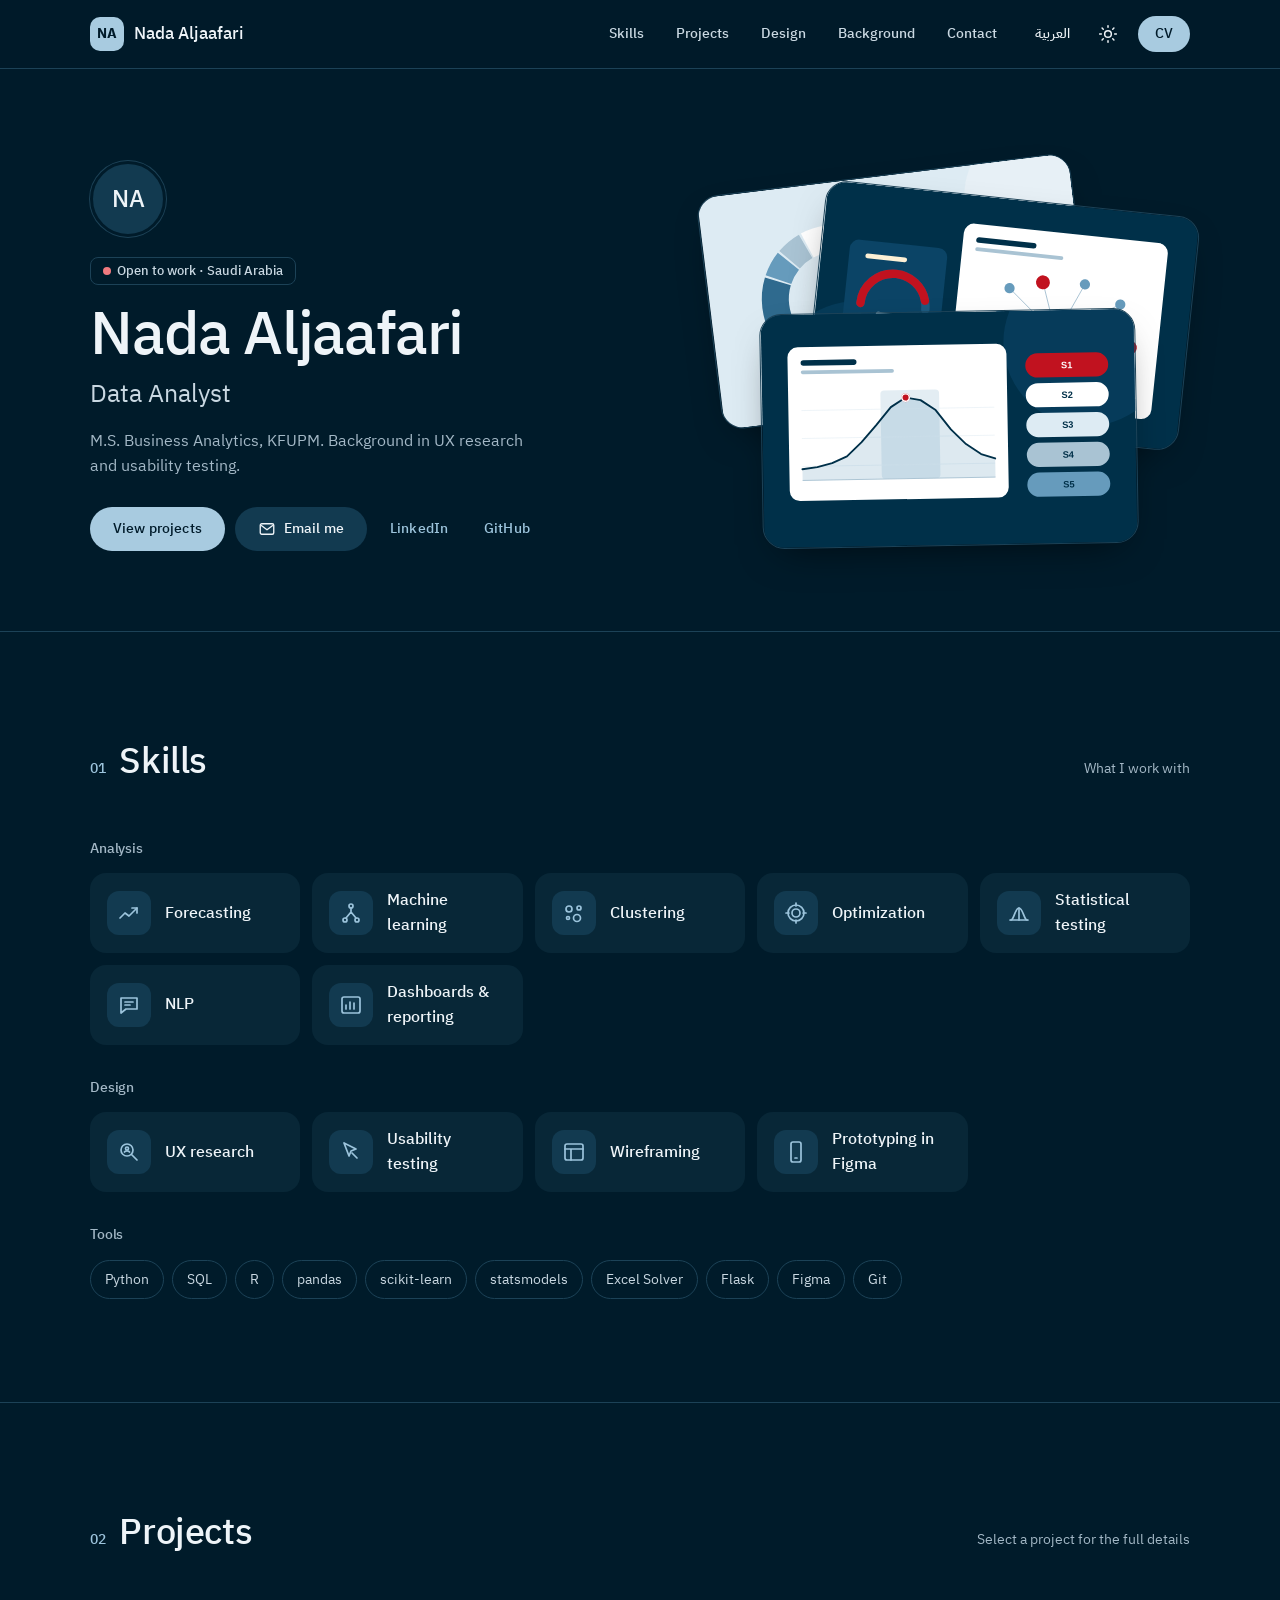
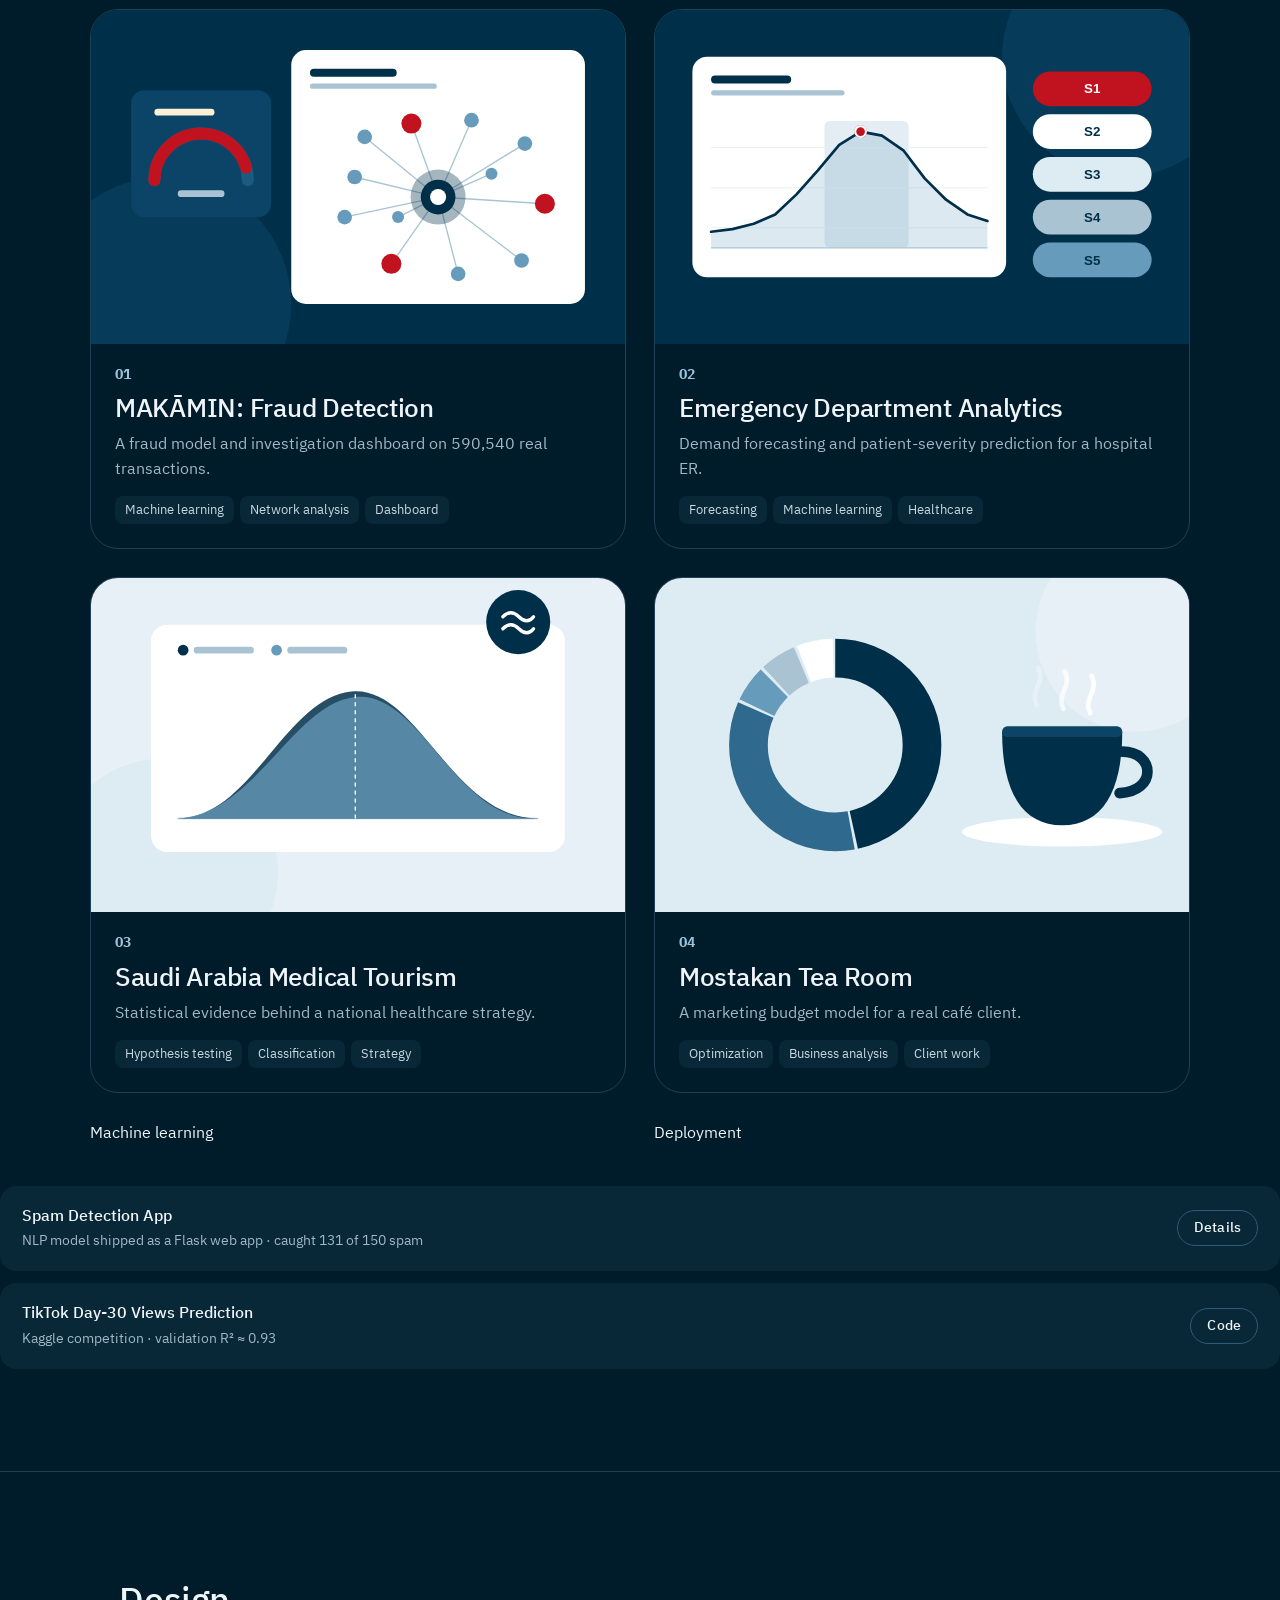
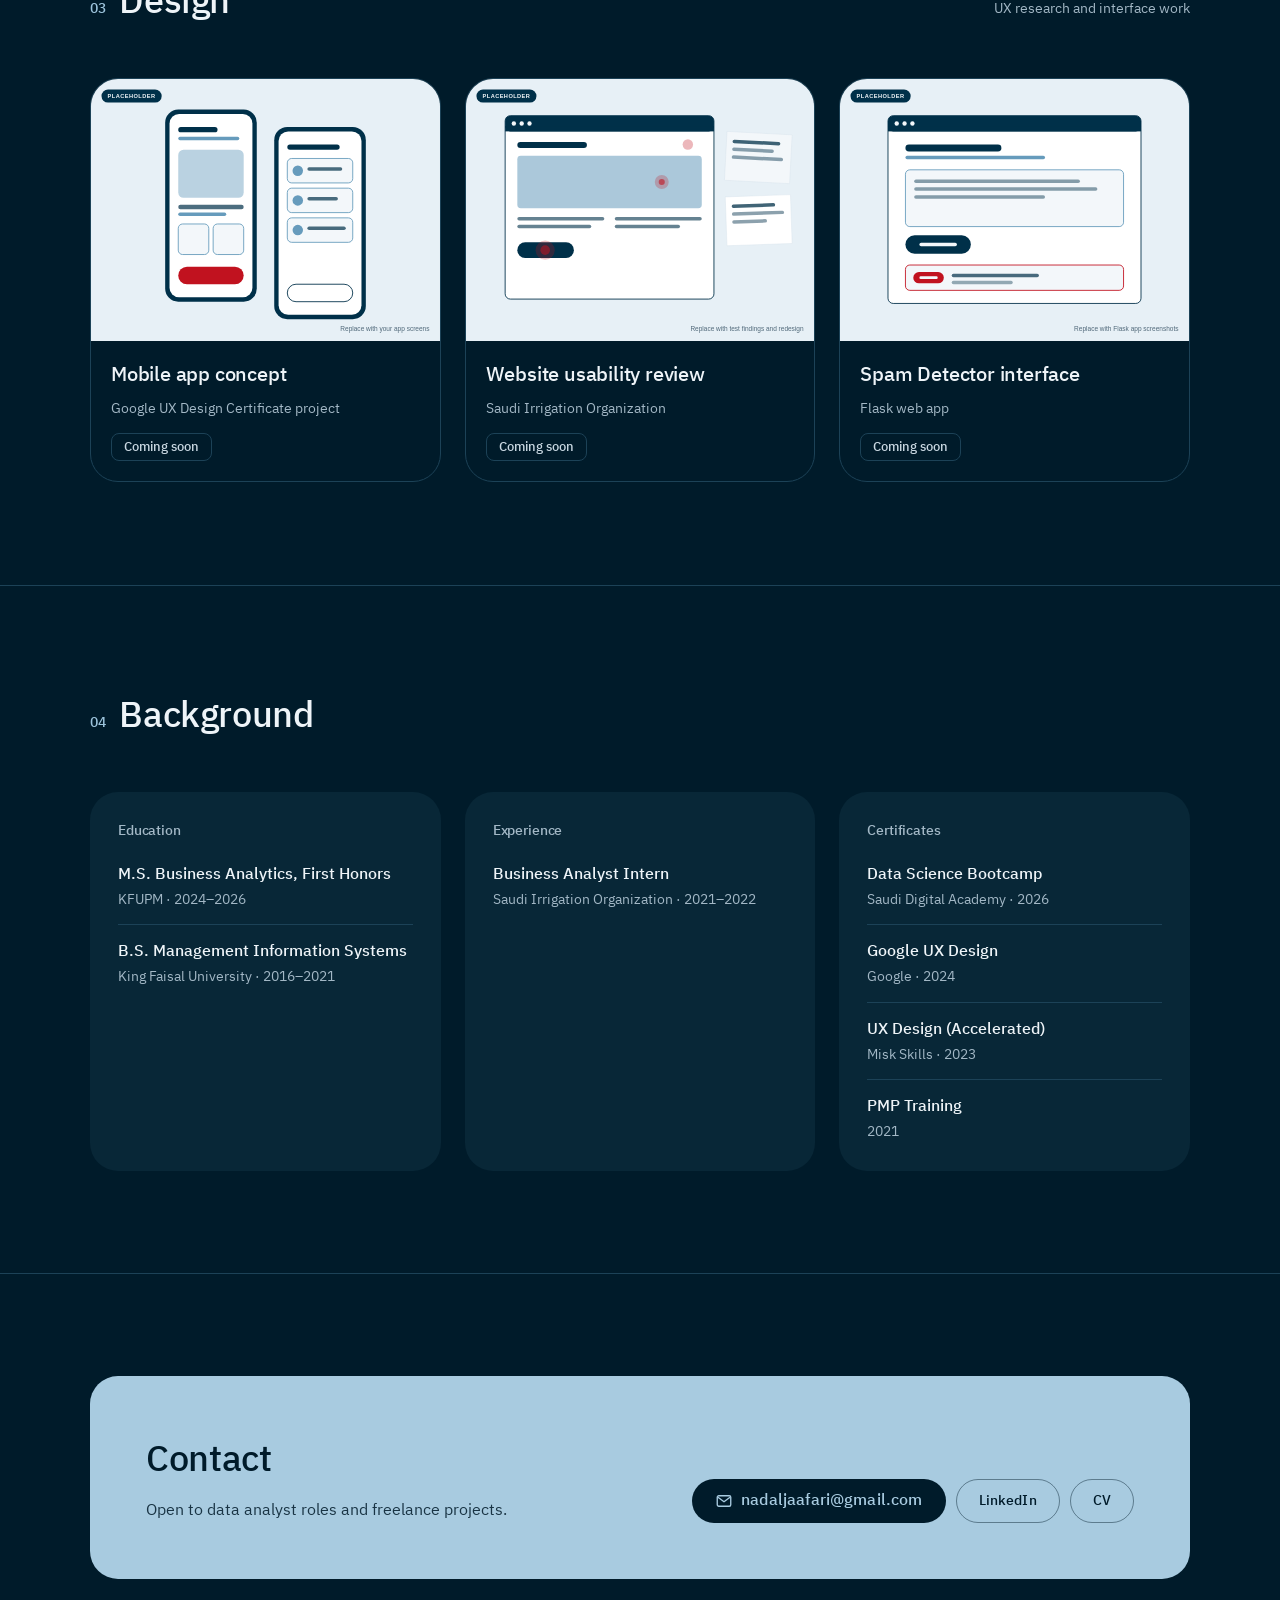
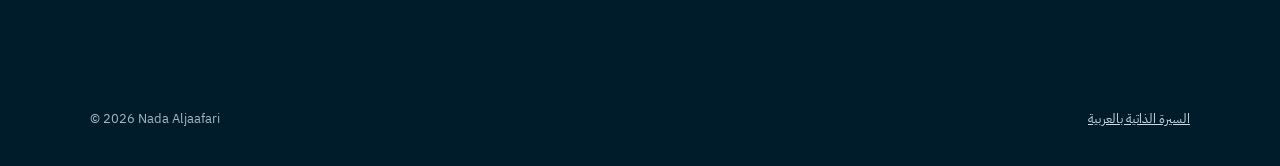
<file: index.html>
<!doctype html>
<html lang="en">
<head>
<meta charset="utf-8">
<meta name="viewport" content="width=device-width, initial-scale=1, viewport-fit=cover">
<title>Nada Aljaafari · Data Analyst</title>
<script>document.documentElement.lang="en";document.documentElement.dir="ltr"</script>
<meta name="description" content="Nada Aljaafari, data analyst. Projects in healthcare operations, strategy, marketing optimization and NLP, plus UX and interface work.">
<meta name="theme-color" content="#001B2A">
<link rel="icon" href="favicon.svg" type="image/svg+xml">
<link rel="alternate" hreflang="en" href="https://nadamis.github.io/nada-portfolio/">
<link rel="alternate" hreflang="ar" href="https://nadamis.github.io/nada-portfolio/ar/">
<meta property="og:type" content="website">
<meta property="og:title" content="Nada Aljaafari · Data Analyst">
<meta property="og:description" content="Data analyst. M.S. Business Analytics, KFUPM.">
<meta property="og:url" content="https://nadamis.github.io/nada-portfolio/">
<meta property="og:image" content="https://nadamis.github.io/nada-portfolio/og-image.png">
<meta name="twitter:card" content="summary_large_image">
<script>try{if(localStorage.getItem("mode")==="light")document.documentElement.setAttribute("data-mode","light")}catch(e){}</script>
<link rel="preconnect" href="https://fonts.googleapis.com">
<link rel="preconnect" href="https://fonts.gstatic.com" crossorigin>
<link rel="stylesheet" href="https://fonts.googleapis.com/css2?family=Google+Sans:wght@400;500;700&family=IBM+Plex+Sans+Arabic:wght@400;500;700&display=swap">
<link rel="stylesheet" href="assets/css/site.css">
</head>
<body>
<a class="skip" href="#main">Skip to content</a>

<header class="site-header">
  <div class="wrap bar">
    <a class="brand" href="#top"><span class="mono" aria-hidden="true">NA</span><span class="name">Nada Aljaafari</span></a>
    <nav class="nav" id="nav" aria-label="Main">
      <ul class="nav-links">
        <li><a href="#skills">Skills</a></li>
        <li><a href="#projects">Projects</a></li>
        <li><a href="#design">Design</a></li>
        <li><a href="#background">Background</a></li>
        <li><a href="#contact">Contact</a></li>
        <li class="nav-only-mobile"><a href="Nada_Aljaafari_CV.pdf">CV</a></li>
      </ul>
    </nav>
    <div class="tools">
      <a class="lang" href="ar/index.html" hreflang="ar" lang="ar">العربية</a>
      <button class="icon-btn theme-toggle" type="button" aria-label="Switch to light mode">
        <svg class="moon" viewBox="0 0 24 24" fill="none" stroke="currentColor" stroke-width="1.8" stroke-linecap="round" stroke-linejoin="round" aria-hidden="true"><path d="M20 14.5A8 8 0 0 1 9.5 4a8 8 0 1 0 10.5 10.5Z"/></svg>
        <svg class="sun" viewBox="0 0 24 24" fill="none" stroke="currentColor" stroke-width="1.8" stroke-linecap="round" aria-hidden="true"><circle cx="12" cy="12" r="4"/><path d="M12 2v2M12 20v2M4.9 4.9l1.4 1.4M17.7 17.7l1.4 1.4M2 12h2M20 12h2M4.9 19.1l1.4-1.4M17.7 6.3l1.4-1.4"/></svg>
      </button>
      <button class="icon-btn menu-toggle" type="button" aria-expanded="false" aria-controls="nav" aria-label="Menu">
        <svg viewBox="0 0 24 24" fill="none" stroke="currentColor" stroke-width="1.8" stroke-linecap="round" aria-hidden="true"><path d="M4 7h16M4 12h16M4 17h16"/></svg>
      </button>
      <a class="btn btn-filled btn-sm nav-cta" href="Nada_Aljaafari_CV.pdf">CV</a>
    </div>
  </div>
</header>

<main id="main">
  <!-- Hero -->
  <section class="wrap hero" id="top" aria-labelledby="hero-h">
    <div class="hero-seq">
      <div class="avatar" aria-hidden="true">NA</div>
      <p class="chip status"><span class="dot"></span>Open to work · Saudi Arabia</p>
      <h1 id="hero-h">Nada Aljaafari</h1>
      <p class="role">Data Analyst</p>
      <p class="intro">M.S. Business Analytics, KFUPM. Background in UX research and usability testing.</p>
      <div class="actions">
        <a class="btn btn-filled" href="#projects">View projects</a>
        <a class="btn btn-tonal" href="mailto:nadaljaafari@gmail.com">
          <svg viewBox="0 0 24 24" fill="none" stroke="currentColor" stroke-width="1.8" stroke-linejoin="round" aria-hidden="true"><rect x="3" y="5" width="18" height="14" rx="2"/><path d="m4 7 8 6 8-6"/></svg>Email me</a>
        <a class="btn btn-text" href="https://www.linkedin.com/in/nadaaljaafari">LinkedIn</a>
        <a class="btn btn-text" href="https://github.com/NadaMIS">GitHub</a>
      </div>
    </div>
    <a class="hero-deck" href="#projects" aria-label="See projects">
      <img class="d1" src="assets/img/cover-mostakan.svg" width="800" height="500" alt="">
      <img class="d2" src="assets/img/cover-makamin.svg" width="800" height="500" alt="">
      <img class="d3" src="assets/img/cover-er.svg" width="800" height="500" alt="">
    </a>
  </section>

  <!-- Skills -->
  <section class="section" id="skills" aria-labelledby="skills-h">
    <div class="wrap">
      <div class="sec-head">
        <h2 id="skills-h"><span class="sec-num">01</span>Skills</h2>
        <p>What I work with</p>
      </div>
      <h3 class="skill-group">Analysis</h3>
      <ul class="skill-grid">
        <li class="skill reveal"><span class="skill-ic"><svg viewBox="0 0 24 24" fill="none" stroke="currentColor" stroke-width="1.7" stroke-linecap="round" stroke-linejoin="round" aria-hidden="true"><path pathLength="100" d="M3 17l5-5 4 3 8-8"/><path pathLength="100" d="M15 7h5v5"/></svg></span>Forecasting</li>
        <li class="skill reveal"><span class="skill-ic"><svg viewBox="0 0 24 24" fill="none" stroke="currentColor" stroke-width="1.7" stroke-linecap="round" stroke-linejoin="round" aria-hidden="true"><circle pathLength="100" cx="12" cy="5" r="2"/><circle pathLength="100" cx="6" cy="19" r="2"/><circle pathLength="100" cx="18" cy="19" r="2"/><path pathLength="100" d="M12 7v4M12 11l-5 6M12 11l5 6"/></svg></span>Machine learning</li>
        <li class="skill reveal"><span class="skill-ic"><svg viewBox="0 0 24 24" fill="none" stroke="currentColor" stroke-width="1.7" stroke-linecap="round" stroke-linejoin="round" aria-hidden="true"><circle pathLength="100" cx="7" cy="8" r="3"/><circle pathLength="100" cx="17" cy="7" r="2"/><circle pathLength="100" cx="15" cy="17" r="3.5"/><circle pathLength="100" cx="6" cy="17" r="1.5"/></svg></span>Clustering</li>
        <li class="skill reveal"><span class="skill-ic"><svg viewBox="0 0 24 24" fill="none" stroke="currentColor" stroke-width="1.7" stroke-linecap="round" stroke-linejoin="round" aria-hidden="true"><circle pathLength="100" cx="12" cy="12" r="8"/><circle pathLength="100" cx="12" cy="12" r="4"/><path pathLength="100" d="M12 2v3M12 19v3M2 12h3M19 12h3"/></svg></span>Optimization</li>
        <li class="skill reveal"><span class="skill-ic"><svg viewBox="0 0 24 24" fill="none" stroke="currentColor" stroke-width="1.7" stroke-linecap="round" stroke-linejoin="round" aria-hidden="true"><path pathLength="100" d="M3 19h18"/><path pathLength="100" d="M4 19c3 0 4-12 8-12s5 12 8 12"/><path pathLength="100" d="M12 7v12"/></svg></span>Statistical testing</li>
        <li class="skill reveal"><span class="skill-ic"><svg viewBox="0 0 24 24" fill="none" stroke="currentColor" stroke-width="1.7" stroke-linecap="round" stroke-linejoin="round" aria-hidden="true"><path pathLength="100" d="M4 5h16v11H9l-5 4z"/><path pathLength="100" d="M8 9h8M8 12h5"/></svg></span>NLP</li>
        <li class="skill reveal"><span class="skill-ic"><svg viewBox="0 0 24 24" fill="none" stroke="currentColor" stroke-width="1.7" stroke-linecap="round" stroke-linejoin="round" aria-hidden="true"><rect pathLength="100" x="3" y="4" width="18" height="16" rx="2"/><path pathLength="100" d="M7 16v-4M11 16V9M15 16v-6M19 8"/></svg></span>Dashboards &amp; reporting</li>
      </ul>
      <h3 class="skill-group">Design</h3>
      <ul class="skill-grid">
        <li class="skill reveal"><span class="skill-ic"><svg viewBox="0 0 24 24" fill="none" stroke="currentColor" stroke-width="1.7" stroke-linecap="round" stroke-linejoin="round" aria-hidden="true"><circle pathLength="100" cx="10" cy="10" r="6"/><path pathLength="100" d="M14.5 14.5L20 20"/><path pathLength="100" d="M7.5 12c.8-1.5 4.2-1.5 5 0"/><circle pathLength="100" cx="10" cy="8.5" r="1.5"/></svg></span>UX research</li>
        <li class="skill reveal"><span class="skill-ic"><svg viewBox="0 0 24 24" fill="none" stroke="currentColor" stroke-width="1.7" stroke-linecap="round" stroke-linejoin="round" aria-hidden="true"><path pathLength="100" d="M5 3l12 6-5 2-2 5z"/><path pathLength="100" d="M13 13l5 5"/></svg></span>Usability testing</li>
        <li class="skill reveal"><span class="skill-ic"><svg viewBox="0 0 24 24" fill="none" stroke="currentColor" stroke-width="1.7" stroke-linecap="round" stroke-linejoin="round" aria-hidden="true"><rect pathLength="100" x="3" y="4" width="18" height="16" rx="2"/><path pathLength="100" d="M3 9h18M9 9v11"/></svg></span>Wireframing</li>
        <li class="skill reveal"><span class="skill-ic"><svg viewBox="0 0 24 24" fill="none" stroke="currentColor" stroke-width="1.7" stroke-linecap="round" stroke-linejoin="round" aria-hidden="true"><rect pathLength="100" x="7" y="2" width="10" height="20" rx="2"/><path pathLength="100" d="M11 18h2"/></svg></span>Prototyping in Figma</li>
      </ul>
      <h3 class="skill-group">Tools</h3>
      <ul class="tool-row reveal" lang="en" dir="ltr"><li>Python</li><li>SQL</li><li>R</li><li>pandas</li><li>scikit-learn</li><li>statsmodels</li><li>Excel Solver</li><li>Flask</li><li>Figma</li><li>Git</li></ul>
    </div>
  </section>

  <!-- Projects -->
  <section class="section" id="projects" aria-labelledby="projects-h">
    <div class="wrap">
      <div class="sec-head">
        <h2 id="projects-h"><span class="sec-num">02</span>Projects</h2>
        <p>Select a project for the full details</p>
      </div>

      <ul class="pcards">
        <li class="pcard reveal">
          <img src="assets/img/cover-makamin.svg" width="800" height="500" alt="Illustration: a risk gauge beside a transaction network with flagged nodes" loading="lazy">
          <div class="body">
            <span class="num">01</span>
            <h3><a href="makamin.html">MAKĀMIN: Fraud Detection</a></h3>
            <p>A fraud model and investigation dashboard on 590,540 real transactions.</p>
            <ul class="tags"><li>Machine learning</li><li>Network analysis</li><li>Dashboard</li></ul>
          </div>
        </li>
        <li class="pcard reveal">
          <img src="assets/img/cover-er.svg" width="800" height="500" alt="Illustration: ER arrivals peaking midday and a triage severity scale" loading="lazy">
          <div class="body">
            <span class="num">02</span>
            <h3><a href="emergency-department.html">Emergency Department Analytics</a></h3>
            <p>Demand forecasting and patient-severity prediction for a hospital ER.</p>
            <ul class="tags"><li>Forecasting</li><li>Machine learning</li><li>Healthcare</li></ul>
          </div>
        </li>
        <li class="pcard reveal">
          <img src="assets/img/cover-medical.svg" width="800" height="500" alt="Illustration: two overlapping patient distributions" loading="lazy">
          <div class="body">
            <span class="num">03</span>
            <h3><a href="medical-tourism.html">Saudi Arabia Medical Tourism</a></h3>
            <p>Statistical evidence behind a national healthcare strategy.</p>
            <ul class="tags"><li>Hypothesis testing</li><li>Classification</li><li>Strategy</li></ul>
          </div>
        </li>
        <li class="pcard reveal">
          <img src="assets/img/cover-mostakan.svg" width="800" height="500" alt="Illustration: tea cup beside a budget donut chart" loading="lazy">
          <div class="body">
            <span class="num">04</span>
            <h3><a href="mostakan.html">Mostakan Tea Room</a></h3>
            <p>A marketing budget model for a real café client.</p>
            <ul class="tags"><li>Optimization</li><li>Business analysis</li><li>Client work</li></ul>
          </div>
        </li><li>Machine learning</li><li>Deployment</li></ul>
          </div>
        </li>
      </ul>

      <div class="more-row">
        <div><b>Spam Detection App</b><br><span>NLP model shipped as a Flask web app · caught 131 of 150 spam</span></div>
        <a class="btn btn-outlined btn-sm" href="spam-detector.html">Details</a>
      </div>
      <div class="more-row">
        <div><b>TikTok Day-30 Views Prediction</b><br><span>Kaggle competition · validation R² ≈ 0.93</span></div>
        <a class="btn btn-outlined btn-sm" href="https://github.com/NadaMIS/tiktok-viral-prediction">Code</a>
      </div>
    </div>
  </section>

  <!-- Design -->
  <section class="section" id="design" aria-labelledby="design-h">
    <div class="wrap">
      <div class="sec-head">
        <h2 id="design-h"><span class="sec-num">03</span>Design</h2>
        <p>UX research and interface work</p>
      </div>
      <ul class="designs">
        <li class="design reveal">
          <img src="assets/img/placeholder-mobile-app.svg" width="800" height="600" alt="Placeholder: two mobile app screens" loading="lazy">
          <div class="body"><h3>Mobile app concept</h3><p>Google UX Design Certificate project</p><span class="chip">Coming soon</span></div>
        </li>
        <li class="design reveal">
          <img src="assets/img/placeholder-usability.svg" width="800" height="600" alt="Placeholder: website with usability findings" loading="lazy">
          <div class="body"><h3>Website usability review</h3><p>Saudi Irrigation Organization</p><span class="chip">Coming soon</span></div>
        </li>
        <li class="design reveal">
          <img src="assets/img/placeholder-spam-ui.svg" width="800" height="600" alt="Placeholder: spam checker web app screen" loading="lazy">
          <div class="body"><h3>Spam Detector interface</h3><p>Flask web app</p><span class="chip">Coming soon</span></div>
        </li>
      </ul>
    </div>
  </section>

  <!-- Background -->
  <section class="section" id="background" aria-labelledby="background-h">
    <div class="wrap">
      <div class="sec-head">
        <h2 id="background-h"><span class="sec-num">04</span>Background</h2>
      </div>
      <div class="bg-grid">
        <div class="bg-card reveal">
          <h3>Education</h3>
          <ul>
            <li><div><b>M.S. Business Analytics, First Honors</b><span>KFUPM · 2024–2026</span></div></li>
            <li><div><b>B.S. Management Information Systems</b><span>King Faisal University · 2016–2021</span></div></li>
          </ul>
        </div>
        <div class="bg-card reveal">
          <h3>Experience</h3>
          <ul>
            <li><div><b>Business Analyst Intern</b><span>Saudi Irrigation Organization · 2021–2022</span></div></li>
          </ul>
        </div>
        <div class="bg-card reveal">
          <h3>Certificates</h3>
          <ul>
            <li><div><b>Data Science Bootcamp</b><span>Saudi Digital Academy · 2026</span></div></li>
            <li><div><b>Google UX Design</b><span>Google · 2024</span></div></li>
            <li><div><b>UX Design (Accelerated)</b><span>Misk Skills · 2023</span></div></li>
            <li><div><b>PMP Training</b><span>2021</span></div></li>
          </ul>
        </div>
      </div>
    </div>
  </section>

  <!-- Contact -->
  <section class="section" id="contact" aria-labelledby="contact-h">
    <div class="wrap">
      <div class="contact-card">
        <div>
          <h2 id="contact-h">Contact</h2>
          <p>Open to data analyst roles and freelance projects.</p>
        </div>
        <div class="actions">
          <a class="btn btn-filled email-btn" href="mailto:nadaljaafari@gmail.com">
            <svg viewBox="0 0 24 24" fill="none" stroke="currentColor" stroke-width="1.8" stroke-linejoin="round" aria-hidden="true"><rect x="3" y="5" width="18" height="14" rx="2"/><path d="m4 7 8 6 8-6"/></svg>nadaljaafari@gmail.com</a>
          <a class="btn btn-outlined" href="https://www.linkedin.com/in/nadaaljaafari">LinkedIn</a>
          <a class="btn btn-outlined" href="Nada_Aljaafari_CV.pdf">CV</a>
        </div>
      </div>
    </div>
  </section>
</main>

<footer class="site-footer">
  <div class="wrap">
    <span>© 2026 Nada Aljaafari</span>
    <a href="Nada_Aljaafari_CV_AR.pdf" hreflang="ar" lang="ar">السيرة الذاتية بالعربية</a>
  </div>
</footer>

<script src="assets/js/site.js" defer></script>
</body>
</html>
</file>
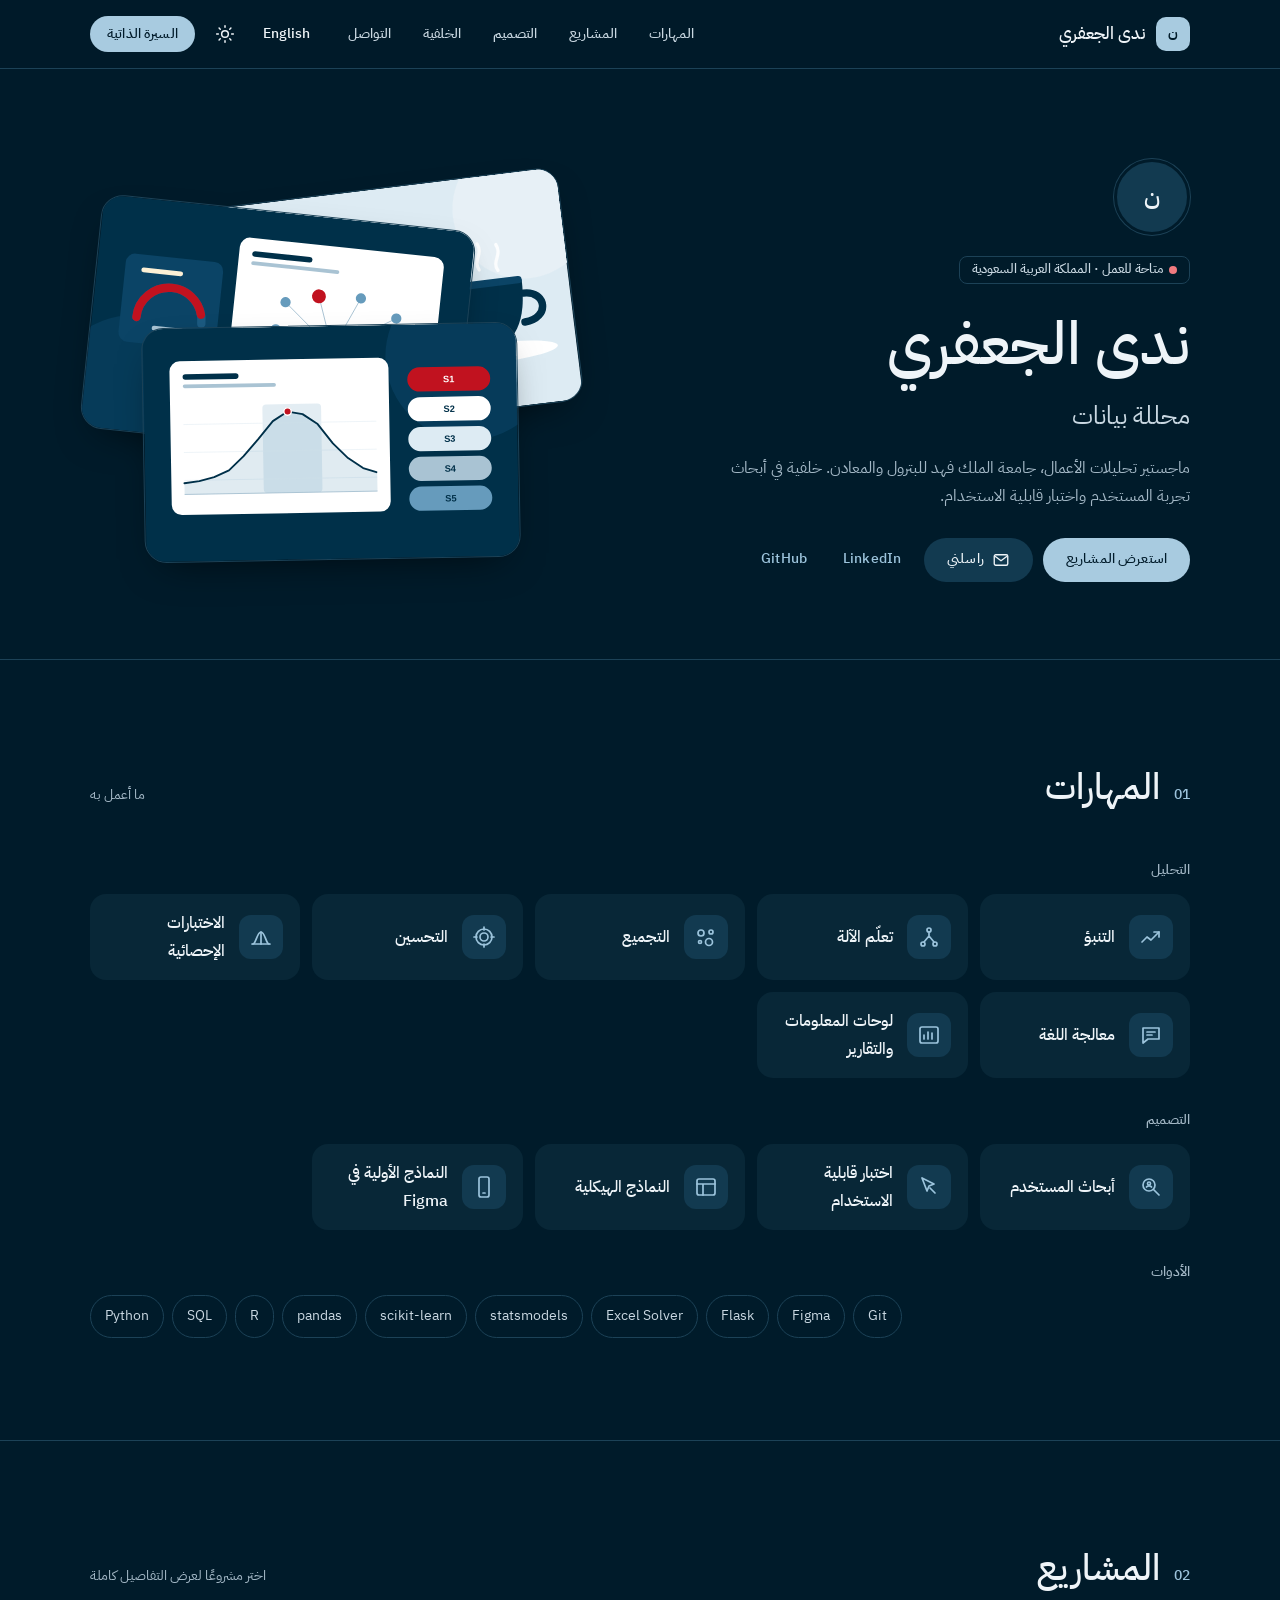
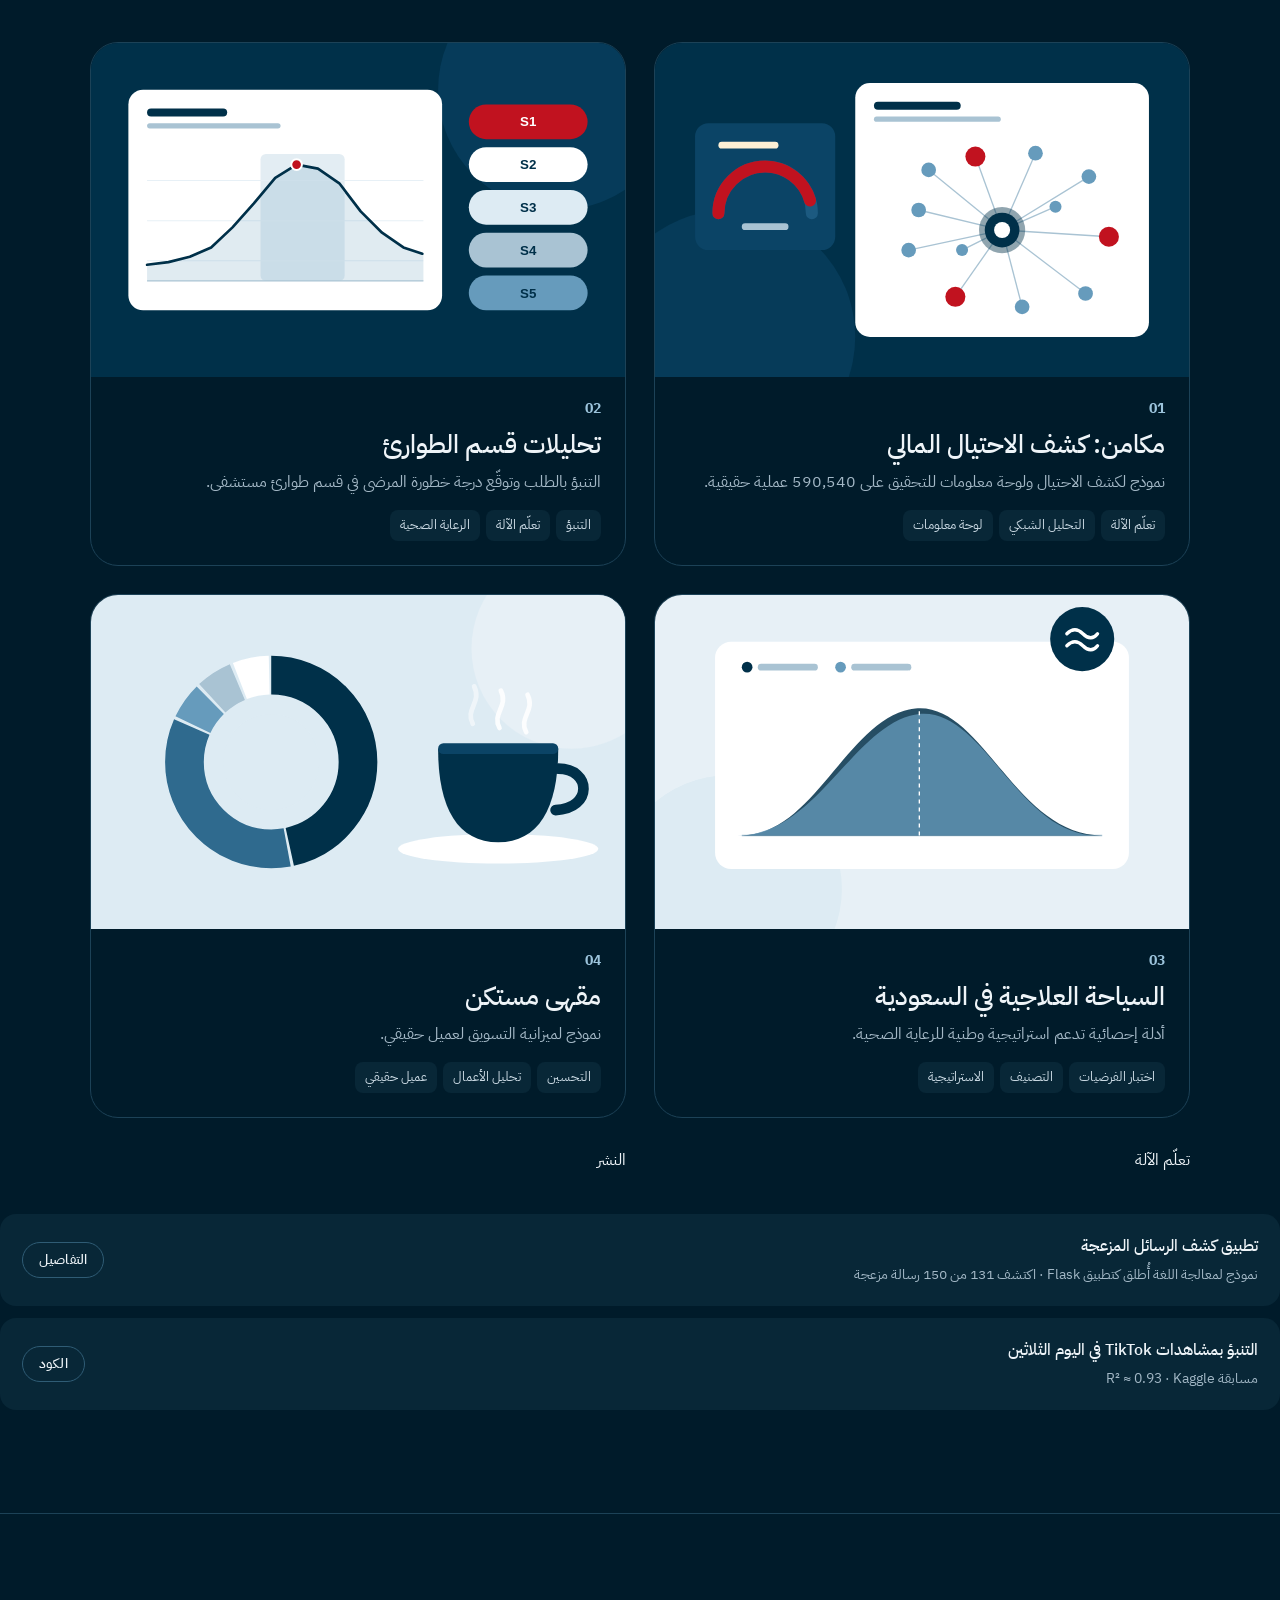
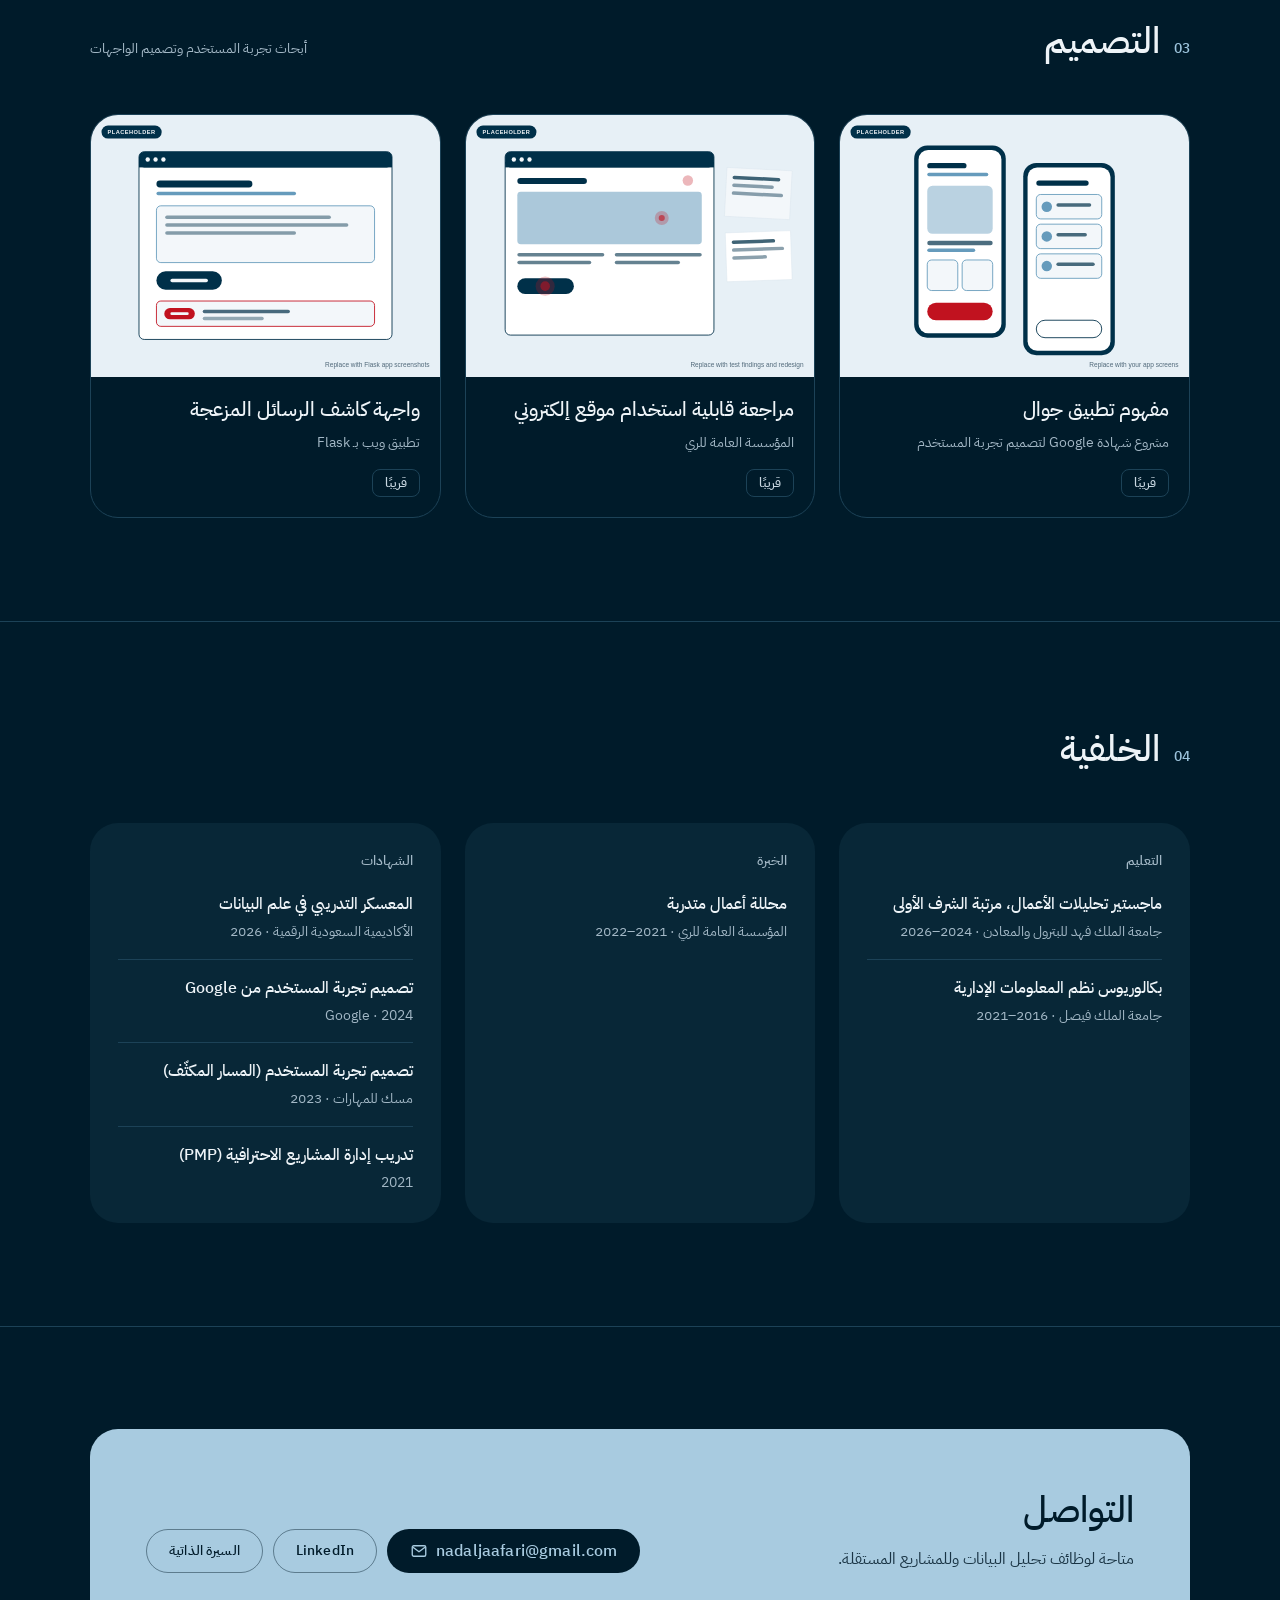
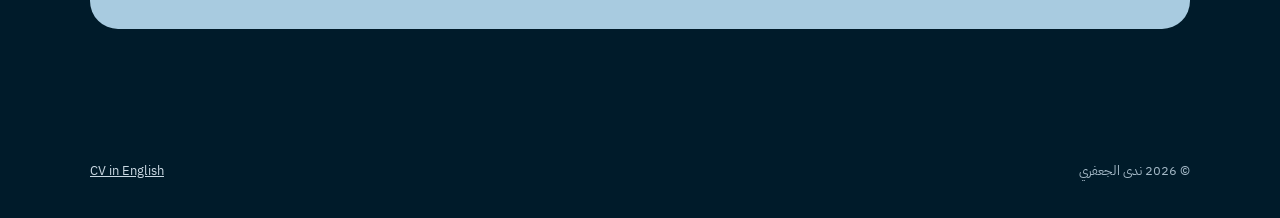
<file: ar/index.html>
<!doctype html>
<html lang="ar" dir="rtl">
<head>
<meta charset="utf-8">
<meta name="viewport" content="width=device-width, initial-scale=1, viewport-fit=cover">
<title>ندى الجعفري · محللة بيانات</title>
<meta name="description" content="ندى الجعفري، محللة بيانات. مشاريع في عمليات الرعاية الصحية والاستراتيجية وتحسين التسويق ومعالجة اللغة، إلى جانب أعمال في تجربة المستخدم والواجهات.">
<meta name="theme-color" content="#001B2A">
<link rel="icon" href="../favicon.svg" type="image/svg+xml">
<link rel="alternate" hreflang="en" href="https://nadamis.github.io/nada-portfolio/">
<link rel="alternate" hreflang="ar" href="https://nadamis.github.io/nada-portfolio/ar/">
<meta property="og:type" content="website">
<meta property="og:locale" content="ar_SA">
<meta property="og:title" content="ندى الجعفري · محللة بيانات">
<meta property="og:description" content="محللة بيانات. ماجستير تحليلات الأعمال، جامعة الملك فهد للبترول والمعادن.">
<meta property="og:url" content="https://nadamis.github.io/nada-portfolio/ar/">
<meta property="og:image" content="https://nadamis.github.io/nada-portfolio/og-image.png">
<meta name="twitter:card" content="summary_large_image">
<script>try{if(localStorage.getItem("mode")==="light")document.documentElement.setAttribute("data-mode","light")}catch(e){}</script>
<link rel="preconnect" href="https://fonts.googleapis.com">
<link rel="preconnect" href="https://fonts.gstatic.com" crossorigin>
<link rel="stylesheet" href="https://fonts.googleapis.com/css2?family=Google+Sans:wght@400;500;700&family=IBM+Plex+Sans+Arabic:wght@400;500;700&display=swap">
<link rel="stylesheet" href="../assets/css/site.css">
</head>
<body>
<a class="skip" href="#main">انتقل إلى المحتوى</a>

<header class="site-header">
  <div class="wrap bar">
    <a class="brand" href="#top"><span class="mono" aria-hidden="true">ن</span><span class="name">ندى الجعفري</span></a>
    <nav class="nav" id="nav" aria-label="القائمة الرئيسية">
      <ul class="nav-links">
        <li><a href="#skills">المهارات</a></li>
        <li><a href="#projects">المشاريع</a></li>
        <li><a href="#design">التصميم</a></li>
        <li><a href="#background">الخلفية</a></li>
        <li><a href="#contact">التواصل</a></li>
        <li class="nav-only-mobile"><a href="../Nada_Aljaafari_CV_AR.pdf">السيرة الذاتية</a></li>
      </ul>
    </nav>
    <div class="tools">
      <a class="lang" href="../index.html" hreflang="en" lang="en">English</a>
      <button class="icon-btn theme-toggle" type="button" aria-label="التبديل إلى الوضع الفاتح">
        <svg class="moon" viewBox="0 0 24 24" fill="none" stroke="currentColor" stroke-width="1.8" stroke-linecap="round" stroke-linejoin="round" aria-hidden="true"><path d="M20 14.5A8 8 0 0 1 9.5 4a8 8 0 1 0 10.5 10.5Z"/></svg>
        <svg class="sun" viewBox="0 0 24 24" fill="none" stroke="currentColor" stroke-width="1.8" stroke-linecap="round" aria-hidden="true"><circle cx="12" cy="12" r="4"/><path d="M12 2v2M12 20v2M4.9 4.9l1.4 1.4M17.7 17.7l1.4 1.4M2 12h2M20 12h2M4.9 19.1l1.4-1.4M17.7 6.3l1.4-1.4"/></svg>
      </button>
      <button class="icon-btn menu-toggle" type="button" aria-expanded="false" aria-controls="nav" aria-label="القائمة">
        <svg viewBox="0 0 24 24" fill="none" stroke="currentColor" stroke-width="1.8" stroke-linecap="round" aria-hidden="true"><path d="M4 7h16M4 12h16M4 17h16"/></svg>
      </button>
      <a class="btn btn-filled btn-sm nav-cta" href="../Nada_Aljaafari_CV_AR.pdf">السيرة الذاتية</a>
    </div>
  </div>
</header>

<main id="main">
  <section class="wrap hero" id="top" aria-labelledby="hero-h">
    <div class="hero-seq">
      <div class="avatar" aria-hidden="true">ن</div>
      <p class="chip status"><span class="dot"></span>متاحة للعمل · المملكة العربية السعودية</p>
      <h1 id="hero-h">ندى الجعفري</h1>
      <p class="role">محللة بيانات</p>
      <p class="intro">ماجستير تحليلات الأعمال، جامعة الملك فهد للبترول والمعادن. خلفية في أبحاث تجربة المستخدم واختبار قابلية الاستخدام.</p>
      <div class="actions">
        <a class="btn btn-filled" href="#projects">استعرض المشاريع</a>
        <a class="btn btn-tonal" href="mailto:nadaljaafari@gmail.com">
          <svg viewBox="0 0 24 24" fill="none" stroke="currentColor" stroke-width="1.8" stroke-linejoin="round" aria-hidden="true"><rect x="3" y="5" width="18" height="14" rx="2"/><path d="m4 7 8 6 8-6"/></svg>راسلني</a>
        <a class="btn btn-text" href="https://www.linkedin.com/in/nadaaljaafari" lang="en">LinkedIn</a>
        <a class="btn btn-text" href="https://github.com/NadaMIS" lang="en">GitHub</a>
      </div>
    </div>
    <a class="hero-deck" href="#projects" aria-label="استعرض المشاريع">
      <img class="d1" src="../assets/img/cover-mostakan.svg" width="800" height="500" alt="">
      <img class="d2" src="../assets/img/cover-makamin.svg" width="800" height="500" alt="">
      <img class="d3" src="../assets/img/cover-er.svg" width="800" height="500" alt="">
    </a>
  </section>

  <!-- Skills -->
  <section class="section" id="skills" aria-labelledby="skills-h">
    <div class="wrap">
      <div class="sec-head">
        <h2 id="skills-h"><span class="sec-num">01</span>المهارات</h2>
        <p>ما أعمل به</p>
      </div>
      <h3 class="skill-group">التحليل</h3>
      <ul class="skill-grid">
        <li class="skill reveal"><span class="skill-ic"><svg viewBox="0 0 24 24" fill="none" stroke="currentColor" stroke-width="1.7" stroke-linecap="round" stroke-linejoin="round" aria-hidden="true"><path pathLength="100" d="M3 17l5-5 4 3 8-8"/><path pathLength="100" d="M15 7h5v5"/></svg></span>التنبؤ</li>
        <li class="skill reveal"><span class="skill-ic"><svg viewBox="0 0 24 24" fill="none" stroke="currentColor" stroke-width="1.7" stroke-linecap="round" stroke-linejoin="round" aria-hidden="true"><circle pathLength="100" cx="12" cy="5" r="2"/><circle pathLength="100" cx="6" cy="19" r="2"/><circle pathLength="100" cx="18" cy="19" r="2"/><path pathLength="100" d="M12 7v4M12 11l-5 6M12 11l5 6"/></svg></span>تعلّم الآلة</li>
        <li class="skill reveal"><span class="skill-ic"><svg viewBox="0 0 24 24" fill="none" stroke="currentColor" stroke-width="1.7" stroke-linecap="round" stroke-linejoin="round" aria-hidden="true"><circle pathLength="100" cx="7" cy="8" r="3"/><circle pathLength="100" cx="17" cy="7" r="2"/><circle pathLength="100" cx="15" cy="17" r="3.5"/><circle pathLength="100" cx="6" cy="17" r="1.5"/></svg></span>التجميع</li>
        <li class="skill reveal"><span class="skill-ic"><svg viewBox="0 0 24 24" fill="none" stroke="currentColor" stroke-width="1.7" stroke-linecap="round" stroke-linejoin="round" aria-hidden="true"><circle pathLength="100" cx="12" cy="12" r="8"/><circle pathLength="100" cx="12" cy="12" r="4"/><path pathLength="100" d="M12 2v3M12 19v3M2 12h3M19 12h3"/></svg></span>التحسين</li>
        <li class="skill reveal"><span class="skill-ic"><svg viewBox="0 0 24 24" fill="none" stroke="currentColor" stroke-width="1.7" stroke-linecap="round" stroke-linejoin="round" aria-hidden="true"><path pathLength="100" d="M3 19h18"/><path pathLength="100" d="M4 19c3 0 4-12 8-12s5 12 8 12"/><path pathLength="100" d="M12 7v12"/></svg></span>الاختبارات الإحصائية</li>
        <li class="skill reveal"><span class="skill-ic"><svg viewBox="0 0 24 24" fill="none" stroke="currentColor" stroke-width="1.7" stroke-linecap="round" stroke-linejoin="round" aria-hidden="true"><path pathLength="100" d="M4 5h16v11H9l-5 4z"/><path pathLength="100" d="M8 9h8M8 12h5"/></svg></span>معالجة اللغة</li>
        <li class="skill reveal"><span class="skill-ic"><svg viewBox="0 0 24 24" fill="none" stroke="currentColor" stroke-width="1.7" stroke-linecap="round" stroke-linejoin="round" aria-hidden="true"><rect pathLength="100" x="3" y="4" width="18" height="16" rx="2"/><path pathLength="100" d="M7 16v-4M11 16V9M15 16v-6M19 8"/></svg></span>لوحات المعلومات والتقارير</li>
      </ul>
      <h3 class="skill-group">التصميم</h3>
      <ul class="skill-grid">
        <li class="skill reveal"><span class="skill-ic"><svg viewBox="0 0 24 24" fill="none" stroke="currentColor" stroke-width="1.7" stroke-linecap="round" stroke-linejoin="round" aria-hidden="true"><circle pathLength="100" cx="10" cy="10" r="6"/><path pathLength="100" d="M14.5 14.5L20 20"/><path pathLength="100" d="M7.5 12c.8-1.5 4.2-1.5 5 0"/><circle pathLength="100" cx="10" cy="8.5" r="1.5"/></svg></span>أبحاث المستخدم</li>
        <li class="skill reveal"><span class="skill-ic"><svg viewBox="0 0 24 24" fill="none" stroke="currentColor" stroke-width="1.7" stroke-linecap="round" stroke-linejoin="round" aria-hidden="true"><path pathLength="100" d="M5 3l12 6-5 2-2 5z"/><path pathLength="100" d="M13 13l5 5"/></svg></span>اختبار قابلية الاستخدام</li>
        <li class="skill reveal"><span class="skill-ic"><svg viewBox="0 0 24 24" fill="none" stroke="currentColor" stroke-width="1.7" stroke-linecap="round" stroke-linejoin="round" aria-hidden="true"><rect pathLength="100" x="3" y="4" width="18" height="16" rx="2"/><path pathLength="100" d="M3 9h18M9 9v11"/></svg></span>النماذج الهيكلية</li>
        <li class="skill reveal"><span class="skill-ic"><svg viewBox="0 0 24 24" fill="none" stroke="currentColor" stroke-width="1.7" stroke-linecap="round" stroke-linejoin="round" aria-hidden="true"><rect pathLength="100" x="7" y="2" width="10" height="20" rx="2"/><path pathLength="100" d="M11 18h2"/></svg></span>النماذج الأولية في Figma</li>
      </ul>
      <h3 class="skill-group">الأدوات</h3>
      <ul class="tool-row reveal" lang="en" dir="ltr"><li>Python</li><li>SQL</li><li>R</li><li>pandas</li><li>scikit-learn</li><li>statsmodels</li><li>Excel Solver</li><li>Flask</li><li>Figma</li><li>Git</li></ul>
    </div>
  </section>

  <section class="section" id="projects" aria-labelledby="projects-h">
    <div class="wrap">
      <div class="sec-head">
        <h2 id="projects-h"><span class="sec-num">02</span>المشاريع</h2>
        <p>اختر مشروعًا لعرض التفاصيل كاملة</p>
      </div>
      <ul class="pcards">
        <li class="pcard reveal">
          <img src="../assets/img/cover-makamin.svg" width="800" height="500" alt="رسم توضيحي: مؤشر للخطورة بجانب شبكة عمليات فيها عقد مميّزة" loading="lazy">
          <div class="body">
            <span class="num">01</span>
            <h3><a href="makamin.html">مكامن: كشف الاحتيال المالي</a></h3>
            <p>نموذج لكشف الاحتيال ولوحة معلومات للتحقيق على 590,540 عملية حقيقية.</p>
            <ul class="tags"><li>تعلّم الآلة</li><li>التحليل الشبكي</li><li>لوحة معلومات</li></ul>
          </div>
        </li>
        <li class="pcard reveal">
          <img src="../assets/img/cover-er.svg" width="800" height="500" alt="رسم توضيحي: ذروة زيارات الطوارئ منتصف اليوم ومقياس درجات الخطورة" loading="lazy">
          <div class="body">
            <span class="num">02</span>
            <h3><a href="emergency-department.html">تحليلات قسم الطوارئ</a></h3>
            <p>التنبؤ بالطلب وتوقّع درجة خطورة المرضى في قسم طوارئ مستشفى.</p>
            <ul class="tags"><li>التنبؤ</li><li>تعلّم الآلة</li><li>الرعاية الصحية</li></ul>
          </div>
        </li>
        <li class="pcard reveal">
          <img src="../assets/img/cover-medical.svg" width="800" height="500" alt="رسم توضيحي: توزيعان متطابقان تقريبًا للمرضى" loading="lazy">
          <div class="body">
            <span class="num">03</span>
            <h3><a href="medical-tourism.html">السياحة العلاجية في السعودية</a></h3>
            <p>أدلة إحصائية تدعم استراتيجية وطنية للرعاية الصحية.</p>
            <ul class="tags"><li>اختبار الفرضيات</li><li>التصنيف</li><li>الاستراتيجية</li></ul>
          </div>
        </li>
        <li class="pcard reveal">
          <img src="../assets/img/cover-mostakan.svg" width="800" height="500" alt="رسم توضيحي: فنجان شاي بجانب مخطط لتوزيع الميزانية" loading="lazy">
          <div class="body">
            <span class="num">04</span>
            <h3><a href="mostakan.html">مقهى مستكن</a></h3>
            <p>نموذج لميزانية التسويق لعميل حقيقي.</p>
            <ul class="tags"><li>التحسين</li><li>تحليل الأعمال</li><li>عميل حقيقي</li></ul>
          </div>
        </li><li>تعلّم الآلة</li><li>النشر</li></ul>
          </div>
        </li>
      </ul>

      <div class="more-row">
        <div><b>تطبيق كشف الرسائل المزعجة</b><br><span>نموذج لمعالجة اللغة أُطلق كتطبيق Flask · اكتشف 131 من 150 رسالة مزعجة</span></div>
        <a class="btn btn-outlined btn-sm" href="spam-detector.html">التفاصيل</a>
      </div>
      <div class="more-row">
        <div><b>التنبؤ بمشاهدات TikTok في اليوم الثلاثين</b><br><span>مسابقة Kaggle · ‏R² ≈ 0.93</span></div>
        <a class="btn btn-outlined btn-sm" href="https://github.com/NadaMIS/tiktok-viral-prediction">الكود</a>
      </div>
    </div>
  </section>

  <section class="section" id="design" aria-labelledby="design-h">
    <div class="wrap">
      <div class="sec-head">
        <h2 id="design-h"><span class="sec-num">03</span>التصميم</h2>
        <p>أبحاث تجربة المستخدم وتصميم الواجهات</p>
      </div>
      <ul class="designs">
        <li class="design reveal">
          <img src="../assets/img/placeholder-mobile-app.svg" width="800" height="600" alt="صورة مؤقتة: شاشتان لتطبيق جوال" loading="lazy">
          <div class="body"><h3>مفهوم تطبيق جوال</h3><p>مشروع شهادة Google لتصميم تجربة المستخدم</p><span class="chip">قريبًا</span></div>
        </li>
        <li class="design reveal">
          <img src="../assets/img/placeholder-usability.svg" width="800" height="600" alt="صورة مؤقتة: موقع إلكتروني مع نتائج اختبار الاستخدام" loading="lazy">
          <div class="body"><h3>مراجعة قابلية استخدام موقع إلكتروني</h3><p>المؤسسة العامة للري</p><span class="chip">قريبًا</span></div>
        </li>
        <li class="design reveal">
          <img src="../assets/img/placeholder-spam-ui.svg" width="800" height="600" alt="صورة مؤقتة: شاشة تطبيق فحص الرسائل" loading="lazy">
          <div class="body"><h3>واجهة كاشف الرسائل المزعجة</h3><p>تطبيق ويب بـ Flask</p><span class="chip">قريبًا</span></div>
        </li>
      </ul>
    </div>
  </section>

  <section class="section" id="background" aria-labelledby="background-h">
    <div class="wrap">
      <div class="sec-head">
        <h2 id="background-h"><span class="sec-num">04</span>الخلفية</h2>
      </div>
      <div class="bg-grid">
        <div class="bg-card reveal">
          <h3>التعليم</h3>
          <ul>
            <li><div><b>ماجستير تحليلات الأعمال، مرتبة الشرف الأولى</b><span>جامعة الملك فهد للبترول والمعادن · 2024–2026</span></div></li>
            <li><div><b>بكالوريوس نظم المعلومات الإدارية</b><span>جامعة الملك فيصل · 2016–2021</span></div></li>
          </ul>
        </div>
        <div class="bg-card reveal">
          <h3>الخبرة</h3>
          <ul>
            <li><div><b>محللة أعمال متدربة</b><span>المؤسسة العامة للري · 2021–2022</span></div></li>
          </ul>
        </div>
        <div class="bg-card reveal">
          <h3>الشهادات</h3>
          <ul>
            <li><div><b>المعسكر التدريبي في علم البيانات</b><span>الأكاديمية السعودية الرقمية · 2026</span></div></li>
            <li><div><b>تصميم تجربة المستخدم من Google</b><span>Google · 2024</span></div></li>
            <li><div><b>تصميم تجربة المستخدم (المسار المكثّف)</b><span>مسك للمهارات · 2023</span></div></li>
            <li><div><b>تدريب إدارة المشاريع الاحترافية (PMP)</b><span>2021</span></div></li>
          </ul>
        </div>
      </div>
    </div>
  </section>

  <section class="section" id="contact" aria-labelledby="contact-h">
    <div class="wrap">
      <div class="contact-card">
        <div>
          <h2 id="contact-h">التواصل</h2>
          <p>متاحة لوظائف تحليل البيانات وللمشاريع المستقلة.</p>
        </div>
        <div class="actions">
          <a class="btn btn-filled email-btn" href="mailto:nadaljaafari@gmail.com" dir="ltr">
            <svg viewBox="0 0 24 24" fill="none" stroke="currentColor" stroke-width="1.8" stroke-linejoin="round" aria-hidden="true"><rect x="3" y="5" width="18" height="14" rx="2"/><path d="m4 7 8 6 8-6"/></svg>nadaljaafari@gmail.com</a>
          <a class="btn btn-outlined" href="https://www.linkedin.com/in/nadaaljaafari" lang="en">LinkedIn</a>
          <a class="btn btn-outlined" href="../Nada_Aljaafari_CV_AR.pdf">السيرة الذاتية</a>
        </div>
      </div>
    </div>
  </section>
</main>

<footer class="site-footer">
  <div class="wrap">
    <span>© 2026 ندى الجعفري</span>
    <a href="../Nada_Aljaafari_CV.pdf" hreflang="en" lang="en">CV in English</a>
  </div>
</footer>

<script src="../assets/js/site.js" defer></script>
</body>
</html>
</file>
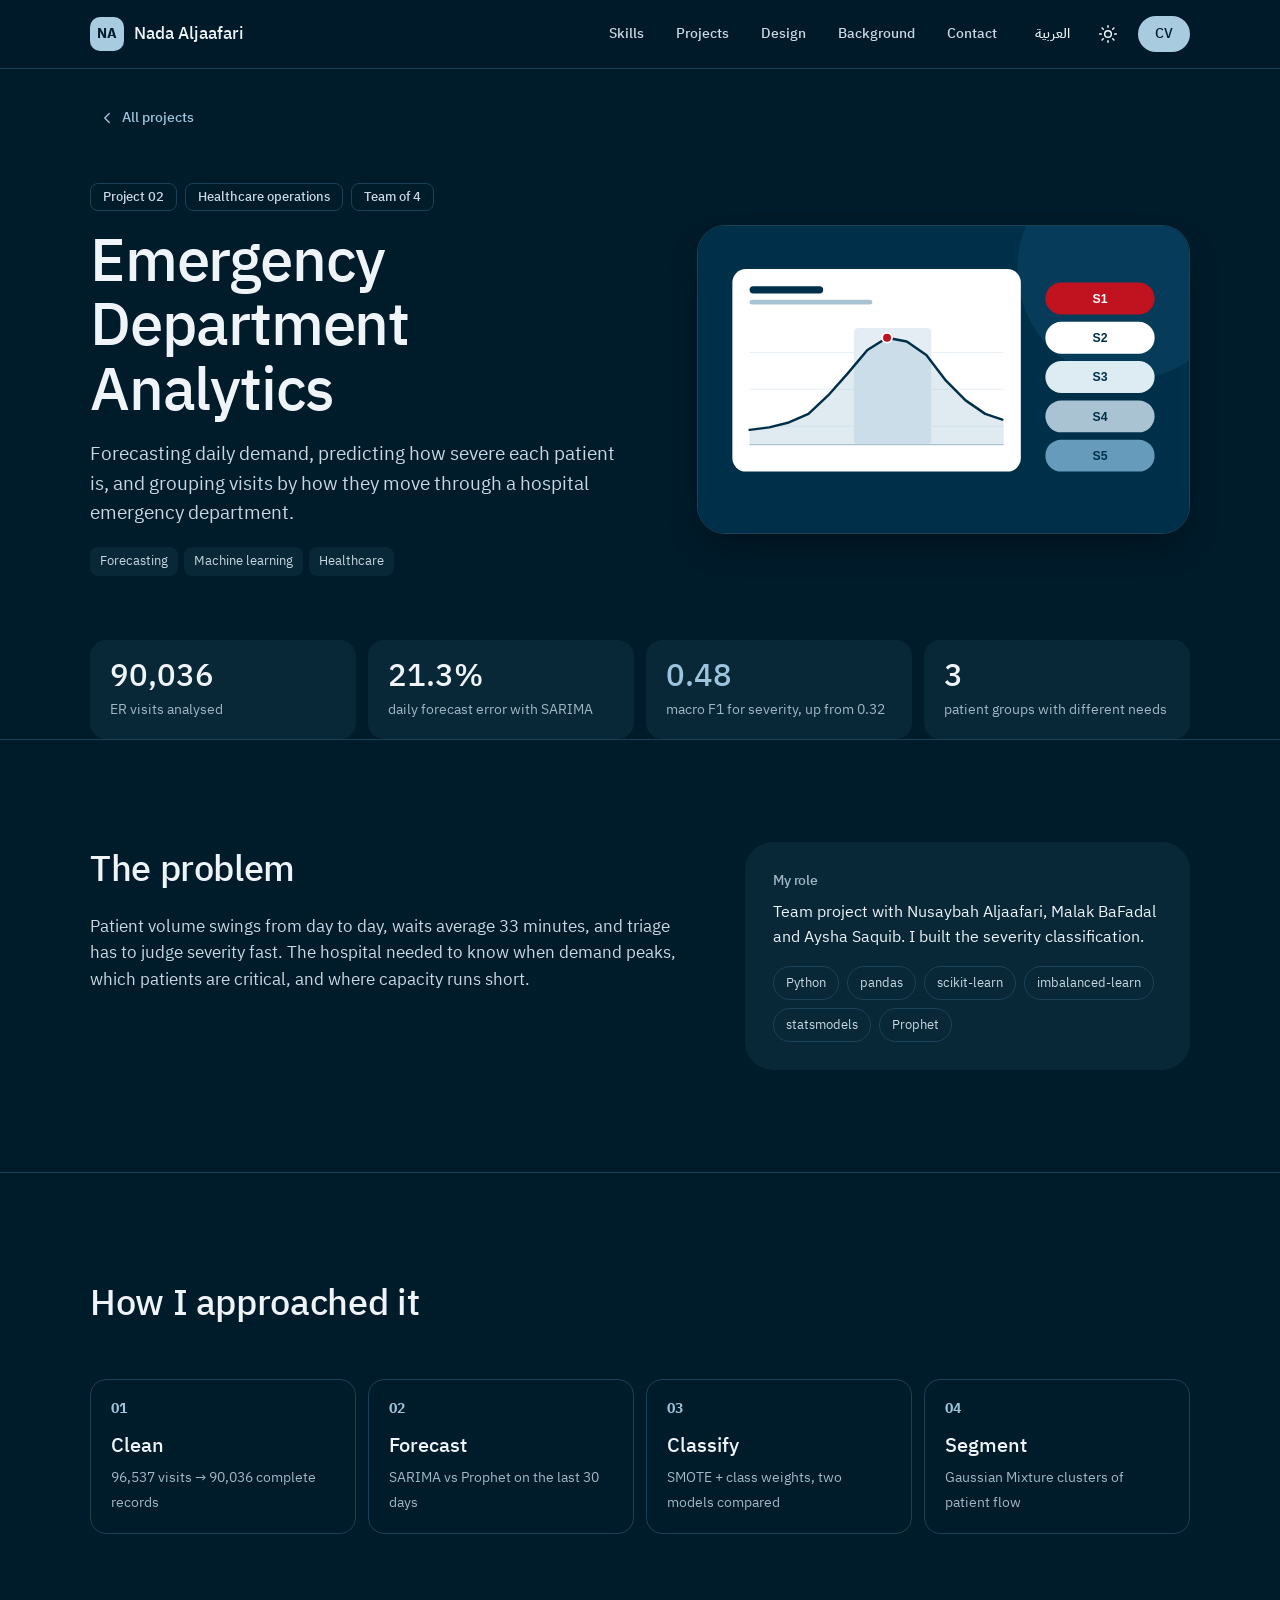
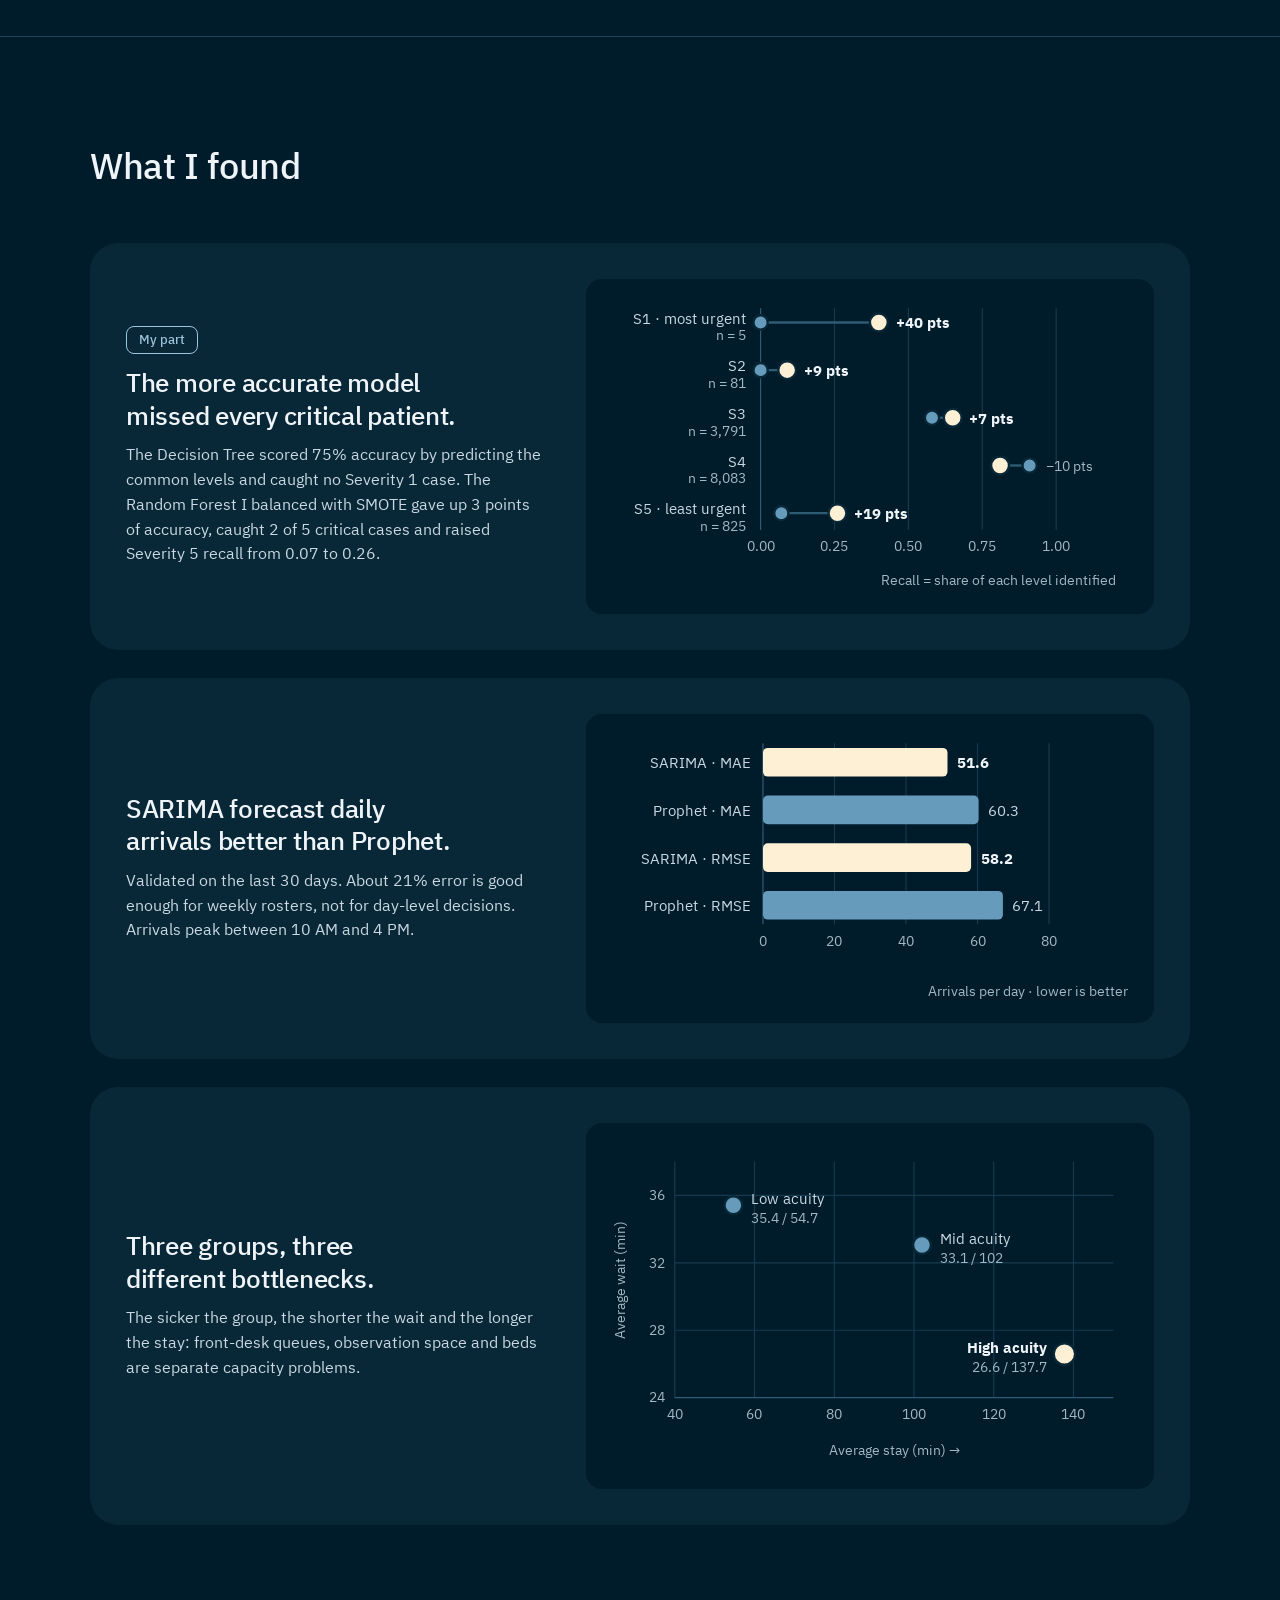
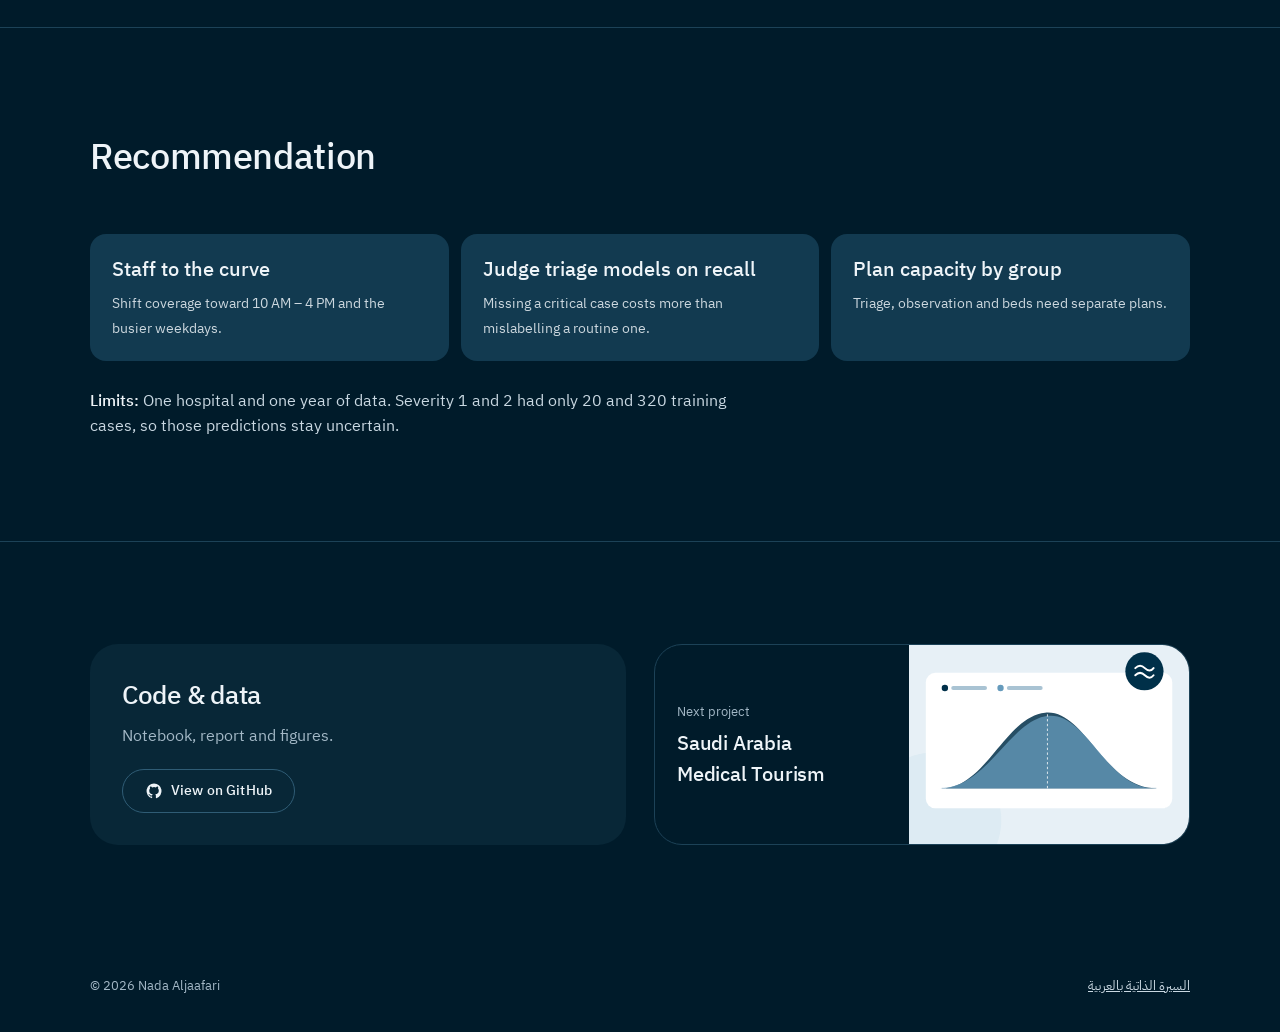
<file: emergency-department.html>
<!doctype html>
<html lang="en" dir="ltr">
<head>
<meta charset="utf-8">
<meta name="viewport" content="width=device-width, initial-scale=1, viewport-fit=cover">
<title>Emergency Department Analytics · Nada Aljaafari</title>
<meta name="description" content="Forecasting emergency demand, predicting patient severity and grouping visits across 90,036 ER visits.">
<meta name="theme-color" content="#001B2A">
<link rel="icon" href="favicon.svg" type="image/svg+xml">
<link rel="alternate" hreflang="en" href="https://nadamis.github.io/nada-portfolio/emergency-department.html">
<link rel="alternate" hreflang="ar" href="https://nadamis.github.io/nada-portfolio/ar/emergency-department.html">
<meta property="og:type" content="article">
<meta property="og:title" content="Emergency Department Analytics · Nada Aljaafari">
<meta property="og:description" content="Forecasting emergency demand, predicting patient severity and grouping visits across 90,036 ER visits.">
<meta property="og:url" content="https://nadamis.github.io/nada-portfolio/emergency-department.html">
<meta property="og:image" content="https://nadamis.github.io/nada-portfolio/og-image.png">
<meta name="twitter:card" content="summary_large_image">
<script>try{if(localStorage.getItem("mode")==="light")document.documentElement.setAttribute("data-mode","light")}catch(e){}</script>
<link rel="preconnect" href="https://fonts.googleapis.com">
<link rel="preconnect" href="https://fonts.gstatic.com" crossorigin>
<link rel="stylesheet" href="https://fonts.googleapis.com/css2?family=Google+Sans:wght@400;500;700&family=IBM+Plex+Sans+Arabic:wght@400;500;700&display=swap">
<link rel="stylesheet" href="assets/css/site.css">
</head>
<body class="cs">
<a class="skip" href="#main">Skip to content</a>

<header class="site-header">
  <div class="wrap bar">
    <a class="brand" href="index.html"><span class="mono" aria-hidden="true">NA</span><span class="name">Nada Aljaafari</span></a>
    <nav class="nav" id="nav" aria-label="Main">
      <ul class="nav-links">
        <li><a href="index.html#skills">Skills</a></li><li><a href="index.html#projects">Projects</a></li><li><a href="index.html#design">Design</a></li><li><a href="index.html#background">Background</a></li><li><a href="index.html#contact">Contact</a></li>
        <li class="nav-only-mobile"><a href="Nada_Aljaafari_CV.pdf">CV</a></li>
      </ul>
    </nav>
    <div class="tools">
      <a class="lang" href="ar/emergency-department.html" hreflang="ar" lang="ar">العربية</a>
      <button class="icon-btn theme-toggle" type="button" aria-label="Switch to light mode">
        <svg class="moon" viewBox="0 0 24 24" fill="none" stroke="currentColor" stroke-width="1.8" stroke-linecap="round" stroke-linejoin="round" aria-hidden="true"><path d="M20 14.5A8 8 0 0 1 9.5 4a8 8 0 1 0 10.5 10.5Z"/></svg>
        <svg class="sun" viewBox="0 0 24 24" fill="none" stroke="currentColor" stroke-width="1.8" stroke-linecap="round" aria-hidden="true"><circle cx="12" cy="12" r="4"/><path d="M12 2v2M12 20v2M4.9 4.9l1.4 1.4M17.7 17.7l1.4 1.4M2 12h2M20 12h2M4.9 19.1l1.4-1.4M17.7 6.3l1.4-1.4"/></svg>
      </button>
      <button class="icon-btn menu-toggle" type="button" aria-expanded="false" aria-controls="nav" aria-label="Menu">
        <svg viewBox="0 0 24 24" fill="none" stroke="currentColor" stroke-width="1.8" stroke-linecap="round" aria-hidden="true"><path d="M4 7h16M4 12h16M4 17h16"/></svg>
      </button>
      <a class="btn btn-filled btn-sm nav-cta" href="Nada_Aljaafari_CV.pdf">CV</a>
    </div>
  </div>
</header>

<main id="main">
  <div class="wrap"><a class="back" href="index.html#projects"><svg viewBox="0 0 24 24" fill="none" stroke="currentColor" stroke-width="1.8" stroke-linecap="round" stroke-linejoin="round" aria-hidden="true"><path class="flip" d="M15 18l-6-6 6-6"/></svg>All projects</a></div>

  <section class="wrap cs-hero" aria-labelledby="cs-h">
    <div>
      <div class="cs-kicker"><span class="chip">Project 02</span><span class="chip">Healthcare operations</span><span class="chip">Team of 4</span></div>
      <h1 id="cs-h">Emergency Department Analytics</h1>
      <p class="cs-lede">Forecasting daily demand, predicting how severe each patient is, and grouping visits by how they move through a hospital emergency department.</p>
      <ul class="tags"><li>Forecasting</li><li>Machine learning</li><li>Healthcare</li></ul>
    </div>
    <div class="cs-cover"><img src="assets/img/cover-er.svg" width="800" height="500" alt=""></div>
  </section>

  <section class="wrap" aria-label="At a glance">
    <div class="stat-grid"><div class="stat"><strong>90,036</strong><span>ER visits analysed</span></div><div class="stat"><strong>21.3%</strong><span>daily forecast error with SARIMA</span></div><div class="stat key"><strong>0.48</strong><span>macro F1 for severity, up from 0.32</span></div><div class="stat"><strong>3</strong><span>patient groups with different needs</span></div></div>
  </section>

  <section class="section" aria-labelledby="problem-h">
    <div class="wrap cs-two">
      <div>
        <h2 id="problem-h" class="sec-head" style="font-size:var(--fs-h2);margin-bottom:16px">The problem</h2>
        <p class="cs-text">Patient volume swings from day to day, waits average 33 minutes, and triage has to judge severity fast. The hospital needed to know when demand peaks, which patients are critical, and where capacity runs short.</p>
      </div>
      <aside class="role-card reveal">
        <h3>My role</h3>
        <p>Team project with Nusaybah Aljaafari, Malak BaFadal and Aysha Saquib. I built the severity classification.</p>
        <ul class="tool-row" lang="en" dir="ltr"><li>Python</li><li>pandas</li><li>scikit-learn</li><li>imbalanced-learn</li><li>statsmodels</li><li>Prophet</li></ul>
      </aside>
    </div>
  </section>

  <section class="section" aria-labelledby="process-h">
    <div class="wrap">
      <div class="sec-head"><h2 id="process-h">How I approached it</h2></div>
      <ol class="steps"><li class="step reveal"><b>Clean</b><span>96,537 visits → 90,036 complete records</span></li><li class="step reveal"><b>Forecast</b><span>SARIMA vs Prophet on the last 30 days</span></li><li class="step reveal"><b>Classify</b><span>SMOTE + class weights, two models compared</span></li><li class="step reveal"><b>Segment</b><span>Gaussian Mixture clusters of patient flow</span></li></ol>
    </div>
  </section>

  <section class="section" aria-labelledby="findings-h">
    <div class="wrap">
      <div class="sec-head"><h2 id="findings-h">What I found</h2></div>
      <div class="findings"><article class="finding reveal"><div><span class="chip">My part</span><h3>The more accurate model missed every critical patient.</h3><p>The Decision Tree scored 75% accuracy by predicting the common levels and caught no Severity 1 case. The Random Forest I balanced with SMOTE gave up 3 points of accuracy, caught 2 of 5 critical cases and raised Severity 5 recall from 0.07 to 0.26.</p></div><figure class="fig"><svg class="chart" viewBox="0 0 440 244" role="img" aria-label="Recall by severity: Decision Tree vs Random Forest with SMOTE"><line class="axis" x1="128.0" x2="128.0" y1="6" y2="192"/><text x="128.0" y="210.0" text-anchor="middle" class="t-small">0.00</text><line class="grid" x1="190.0" x2="190.0" y1="6" y2="192"/><text x="190.0" y="210.0" text-anchor="middle" class="t-small">0.25</text><line class="grid" x1="252.0" x2="252.0" y1="6" y2="192"/><text x="252.0" y="210.0" text-anchor="middle" class="t-small">0.50</text><line class="grid" x1="314.0" x2="314.0" y1="6" y2="192"/><text x="314.0" y="210.0" text-anchor="middle" class="t-small">0.75</text><line class="grid" x1="376.0" x2="376.0" y1="6" y2="192"/><text x="376.0" y="210.0" text-anchor="middle" class="t-small">1.00</text><text x="116.0" y="19.0" text-anchor="end" class="t-ink">S1 · most urgent</text><text x="116.0" y="33.0" text-anchor="end" class="t-small">n = 5</text><line class="link" x1="128.0" x2="227.2" y1="18" y2="18"/><circle class="c ring pop" style="--d:0" cx="128.0" cy="18" r="6"/><circle class="k ring pop" style="--d:1" cx="227.2" cy="18" r="7.5"/><text x="241.2" y="23.0" text-anchor="start" class="t-strong">+40 pts</text><text x="116.0" y="59.0" text-anchor="end" class="t-ink">S2</text><text x="116.0" y="73.0" text-anchor="end" class="t-small">n = 81</text><line class="link" x1="128.0" x2="150.3" y1="58" y2="58"/><circle class="c ring pop" style="--d:1" cx="128.0" cy="58" r="6"/><circle class="k ring pop" style="--d:2" cx="150.3" cy="58" r="7.5"/><text x="164.3" y="63.0" text-anchor="start" class="t-strong">+9 pts</text><text x="116.0" y="99.0" text-anchor="end" class="t-ink">S3</text><text x="116.0" y="113.0" text-anchor="end" class="t-small">n = 3,791</text><line class="link" x1="271.8" x2="289.2" y1="98" y2="98"/><circle class="c ring pop" style="--d:2" cx="271.8" cy="98" r="6"/><circle class="k ring pop" style="--d:3" cx="289.2" cy="98" r="7.5"/><text x="303.2" y="103.0" text-anchor="start" class="t-strong">+7 pts</text><text x="116.0" y="139.0" text-anchor="end" class="t-ink">S4</text><text x="116.0" y="153.0" text-anchor="end" class="t-small">n = 8,083</text><line class="link" x1="353.7" x2="328.9" y1="138" y2="138"/><circle class="c ring pop" style="--d:3" cx="353.7" cy="138" r="6"/><circle class="k ring pop" style="--d:4" cx="328.9" cy="138" r="7.5"/><text x="367.7" y="143.0" text-anchor="start" class="t-small">−10 pts</text><text x="116.0" y="179.0" text-anchor="end" class="t-ink">S5 · least urgent</text><text x="116.0" y="193.0" text-anchor="end" class="t-small">n = 825</text><line class="link" x1="145.4" x2="192.5" y1="178" y2="178"/><circle class="c ring pop" style="--d:4" cx="145.4" cy="178" r="6"/><circle class="k ring pop" style="--d:5" cx="192.5" cy="178" r="7.5"/><text x="206.5" y="183.0" text-anchor="start" class="t-strong">+19 pts</text><text x="426.0" y="238.0" text-anchor="end" class="t-small">Recall = share of each level identified</text></svg></figure></article><article class="finding reveal"><div><h3>SARIMA forecast daily arrivals better than Prophet.</h3><p>Validated on the last 30 days. About 21% error is good enough for weekly rosters, not for day-level decisions. Arrivals peak between 10 AM and 4 PM.</p></div><figure class="fig"><svg class="chart" viewBox="0 0 440 222" role="img" aria-label="Forecast error, arrivals per day"><line class="axis" x1="130.0" x2="130.0" y1="6" y2="158"/><text x="130.0" y="176.0" text-anchor="middle" class="t-small">0</text><line class="grid" x1="190.0" x2="190.0" y1="6" y2="158"/><text x="190.0" y="176.0" text-anchor="middle" class="t-small">20</text><line class="grid" x1="250.0" x2="250.0" y1="6" y2="158"/><text x="250.0" y="176.0" text-anchor="middle" class="t-small">40</text><line class="grid" x1="310.0" x2="310.0" y1="6" y2="158"/><text x="310.0" y="176.0" text-anchor="middle" class="t-small">60</text><line class="grid" x1="370.0" x2="370.0" y1="6" y2="158"/><text x="370.0" y="176.0" text-anchor="middle" class="t-small">80</text><text x="120.0" y="27.0" text-anchor="end" class="t-ink">SARIMA · MAE</text><rect class="k grow-x" style="--d:0" x="130" y="10" width="154.8" height="24" rx="4"/><text x="292.8" y="27.0" text-anchor="start" class="t-strong">51.6</text><text x="120.0" y="67.0" text-anchor="end" class="t-ink">Prophet · MAE</text><rect class="c grow-x" style="--d:1" x="130" y="50" width="180.9" height="24" rx="4"/><text x="318.9" y="67.0" text-anchor="start" class="t-ink">60.3</text><text x="120.0" y="107.0" text-anchor="end" class="t-ink">SARIMA · RMSE</text><rect class="k grow-x" style="--d:2" x="130" y="90" width="174.6" height="24" rx="4"/><text x="312.6" y="107.0" text-anchor="start" class="t-strong">58.2</text><text x="120.0" y="147.0" text-anchor="end" class="t-ink">Prophet · RMSE</text><rect class="c grow-x" style="--d:3" x="130" y="130" width="201.3" height="24" rx="4"/><text x="339.3" y="147.0" text-anchor="start" class="t-ink">67.1</text><text x="436.0" y="218.0" text-anchor="end" class="t-small">Arrivals per day · lower is better</text></svg></figure></article><article class="finding reveal"><div><h3>Three groups, three different bottlenecks.</h3><p>The sicker the group, the shorter the wait and the longer the stay: front-desk queues, observation space and beds are separate capacity problems.</p></div><figure class="fig"><svg class="chart" viewBox="0 0 440 270" role="img" aria-label="Average wait vs average stay by patient group"><line class="grid" x1="56.0" x2="56.0" y1="14" y2="212"/><text x="56.0" y="230.0" text-anchor="middle" class="t-small">40</text><line class="grid" x1="122.9" x2="122.9" y1="14" y2="212"/><text x="122.9" y="230.0" text-anchor="middle" class="t-small">60</text><line class="grid" x1="189.8" x2="189.8" y1="14" y2="212"/><text x="189.8" y="230.0" text-anchor="middle" class="t-small">80</text><line class="grid" x1="256.7" x2="256.7" y1="14" y2="212"/><text x="256.7" y="230.0" text-anchor="middle" class="t-small">100</text><line class="grid" x1="323.6" x2="323.6" y1="14" y2="212"/><text x="323.6" y="230.0" text-anchor="middle" class="t-small">120</text><line class="grid" x1="390.5" x2="390.5" y1="14" y2="212"/><text x="390.5" y="230.0" text-anchor="middle" class="t-small">140</text><line class="axis" x1="56" x2="424" y1="212.0" y2="212.0"/><text x="48.0" y="216.0" text-anchor="end" class="t-small">24</text><line class="grid" x1="56" x2="424" y1="155.4" y2="155.4"/><text x="48.0" y="159.4" text-anchor="end" class="t-small">28</text><line class="grid" x1="56" x2="424" y1="98.9" y2="98.9"/><text x="48.0" y="102.9" text-anchor="end" class="t-small">32</text><line class="grid" x1="56" x2="424" y1="42.3" y2="42.3"/><text x="48.0" y="46.3" text-anchor="end" class="t-small">36</text><text x="240.0" y="260.0" text-anchor="middle" class="t-small">Average stay (min) →</text><text x="14.0" y="113.0" text-anchor="middle" class="t-small" transform="rotate(-90 14 113.0)">Average wait (min)</text><circle class="c ring pop" style="--d:0" cx="105.2" cy="50.6" r="7.5"/><text x="120.2" y="49.6" text-anchor="start" class="t-ink">Low acuity</text><text x="120.2" y="65.6" text-anchor="start" class="t-small">35.4 / 54.7</text><circle class="c ring pop" style="--d:1" cx="263.4" cy="83.9" r="7.5"/><text x="278.4" y="82.9" text-anchor="start" class="t-ink">Mid acuity</text><text x="278.4" y="98.9" text-anchor="start" class="t-small">33.1 / 102</text><circle class="k ring pop" style="--d:2" cx="382.9" cy="175.4" r="9"/><text x="367.9" y="174.4" text-anchor="end" class="t-strong">High acuity</text><text x="367.9" y="190.4" text-anchor="end" class="t-small">26.6 / 137.7</text></svg></figure></article></div>
    </div>
  </section>

  <section class="section" aria-labelledby="decision-h">
    <div class="wrap">
      <div class="sec-head"><h2 id="decision-h">Recommendation</h2></div>
      <ol class="decisions"><li class="decision reveal"><b>Staff to the curve</b><span>Shift coverage toward 10 AM – 4 PM and the busier weekdays.</span></li><li class="decision reveal"><b>Judge triage models on recall</b><span>Missing a critical case costs more than mislabelling a routine one.</span></li><li class="decision reveal"><b>Plan capacity by group</b><span>Triage, observation and beds need separate plans.</span></li></ol>
      <h2 class="visually-hidden">Limits</h2>
      <p class="limits" style="margin-top:28px"><b style="font-weight:500;color:var(--ink)">Limits: </b>One hospital and one year of data. Severity 1 and 2 had only 20 and 320 training cases, so those predictions stay uncertain.</p>
    </div>
  </section>

  <section class="section" aria-label="Next project">
    <div class="wrap next-wrap">
      <div class="code-card">
        <div><h3>Code & data</h3><p>Notebook, report and figures.</p></div>
        <div><a class="btn btn-outlined" href="https://github.com/NadaMIS/emergency-department-analytics"><svg viewBox="0 0 24 24" fill="currentColor" aria-hidden="true"><path d="M12 2a10 10 0 0 0-3.16 19.49c.5.09.68-.22.68-.48v-1.7c-2.78.6-3.37-1.34-3.37-1.34-.45-1.16-1.11-1.47-1.11-1.47-.91-.62.07-.61.07-.61 1 .07 1.53 1.04 1.53 1.04.9 1.53 2.35 1.09 2.92.83.09-.65.35-1.09.64-1.34-2.22-.25-4.55-1.11-4.55-4.94 0-1.09.39-1.98 1.03-2.68-.1-.25-.45-1.27.1-2.65 0 0 .84-.27 2.75 1.02a9.5 9.5 0 0 1 5 0c1.91-1.29 2.75-1.02 2.75-1.02.55 1.38.2 2.4.1 2.65.64.7 1.03 1.59 1.03 2.68 0 3.84-2.34 4.69-4.57 4.93.36.31.68.92.68 1.86v2.75c0 .27.18.58.69.48A10 10 0 0 0 12 2Z"/></svg>View on GitHub</a></div>
      </div>
      <div class="next-card">
        <div class="body"><span class="lbl">Next project</span><h3><a href="medical-tourism.html">Saudi Arabia Medical Tourism</a></h3></div>
        <img src="assets/img/cover-medical.svg" width="800" height="500" alt="" loading="lazy">
      </div>
    </div>
  </section>
</main>

<footer class="site-footer">
  <div class="wrap">
    <span>© 2026 Nada Aljaafari</span>
    <a href="Nada_Aljaafari_CV_AR.pdf" hreflang="ar" lang="ar">السيرة الذاتية بالعربية</a>
  </div>
</footer>

<script src="assets/js/site.js" defer></script>
</body>
</html>
</file>
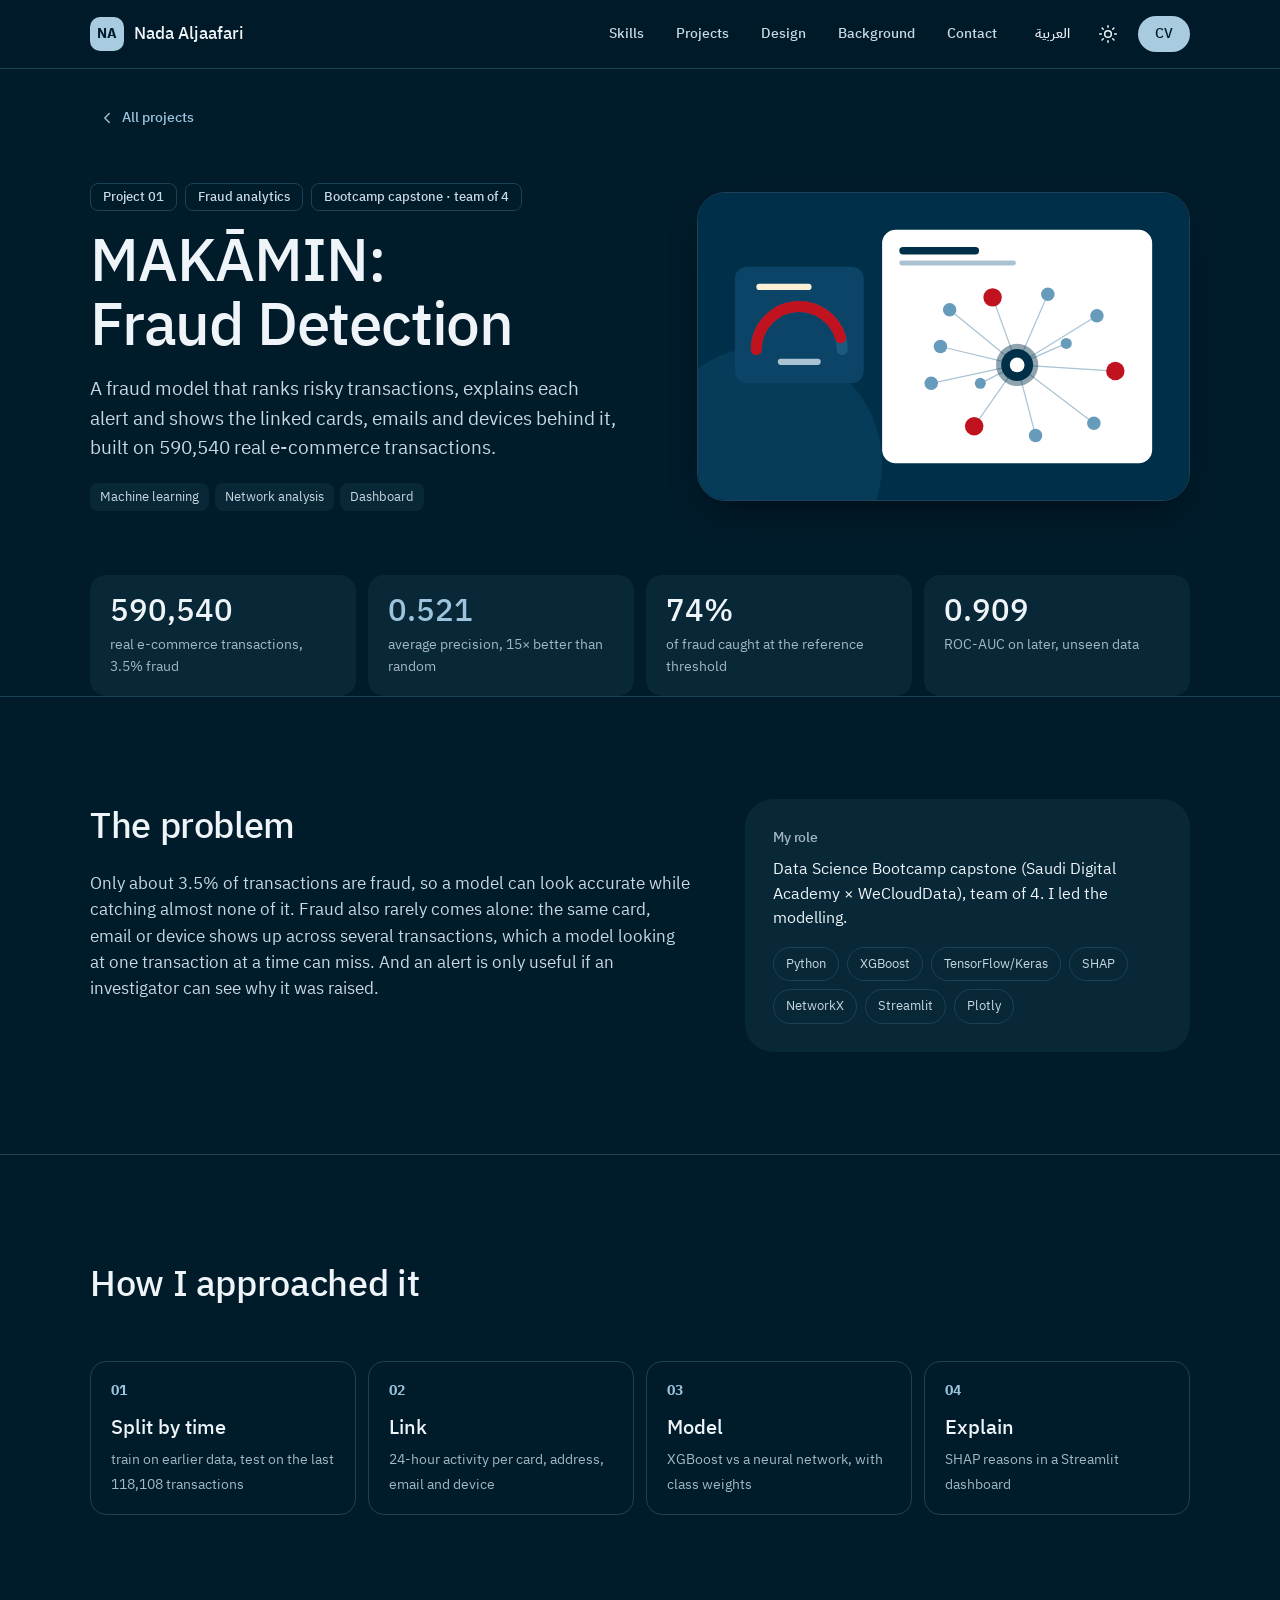
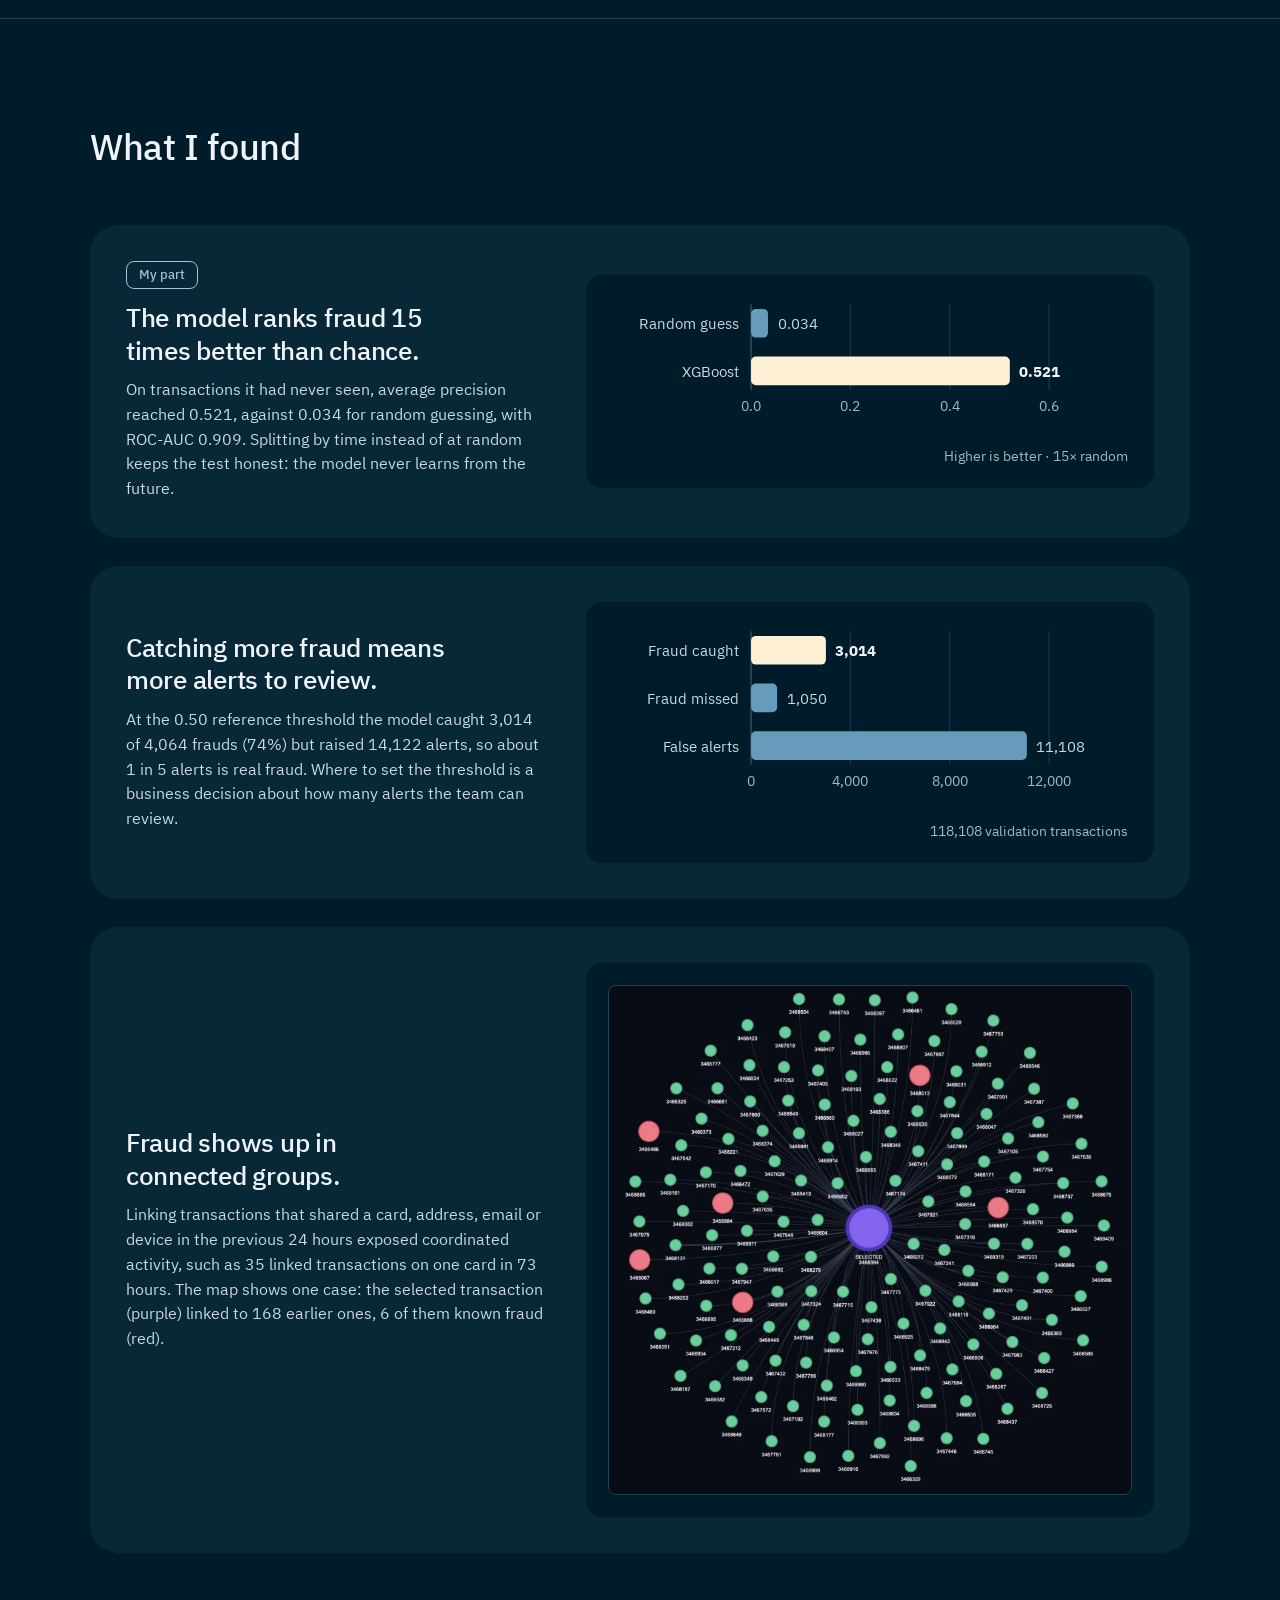
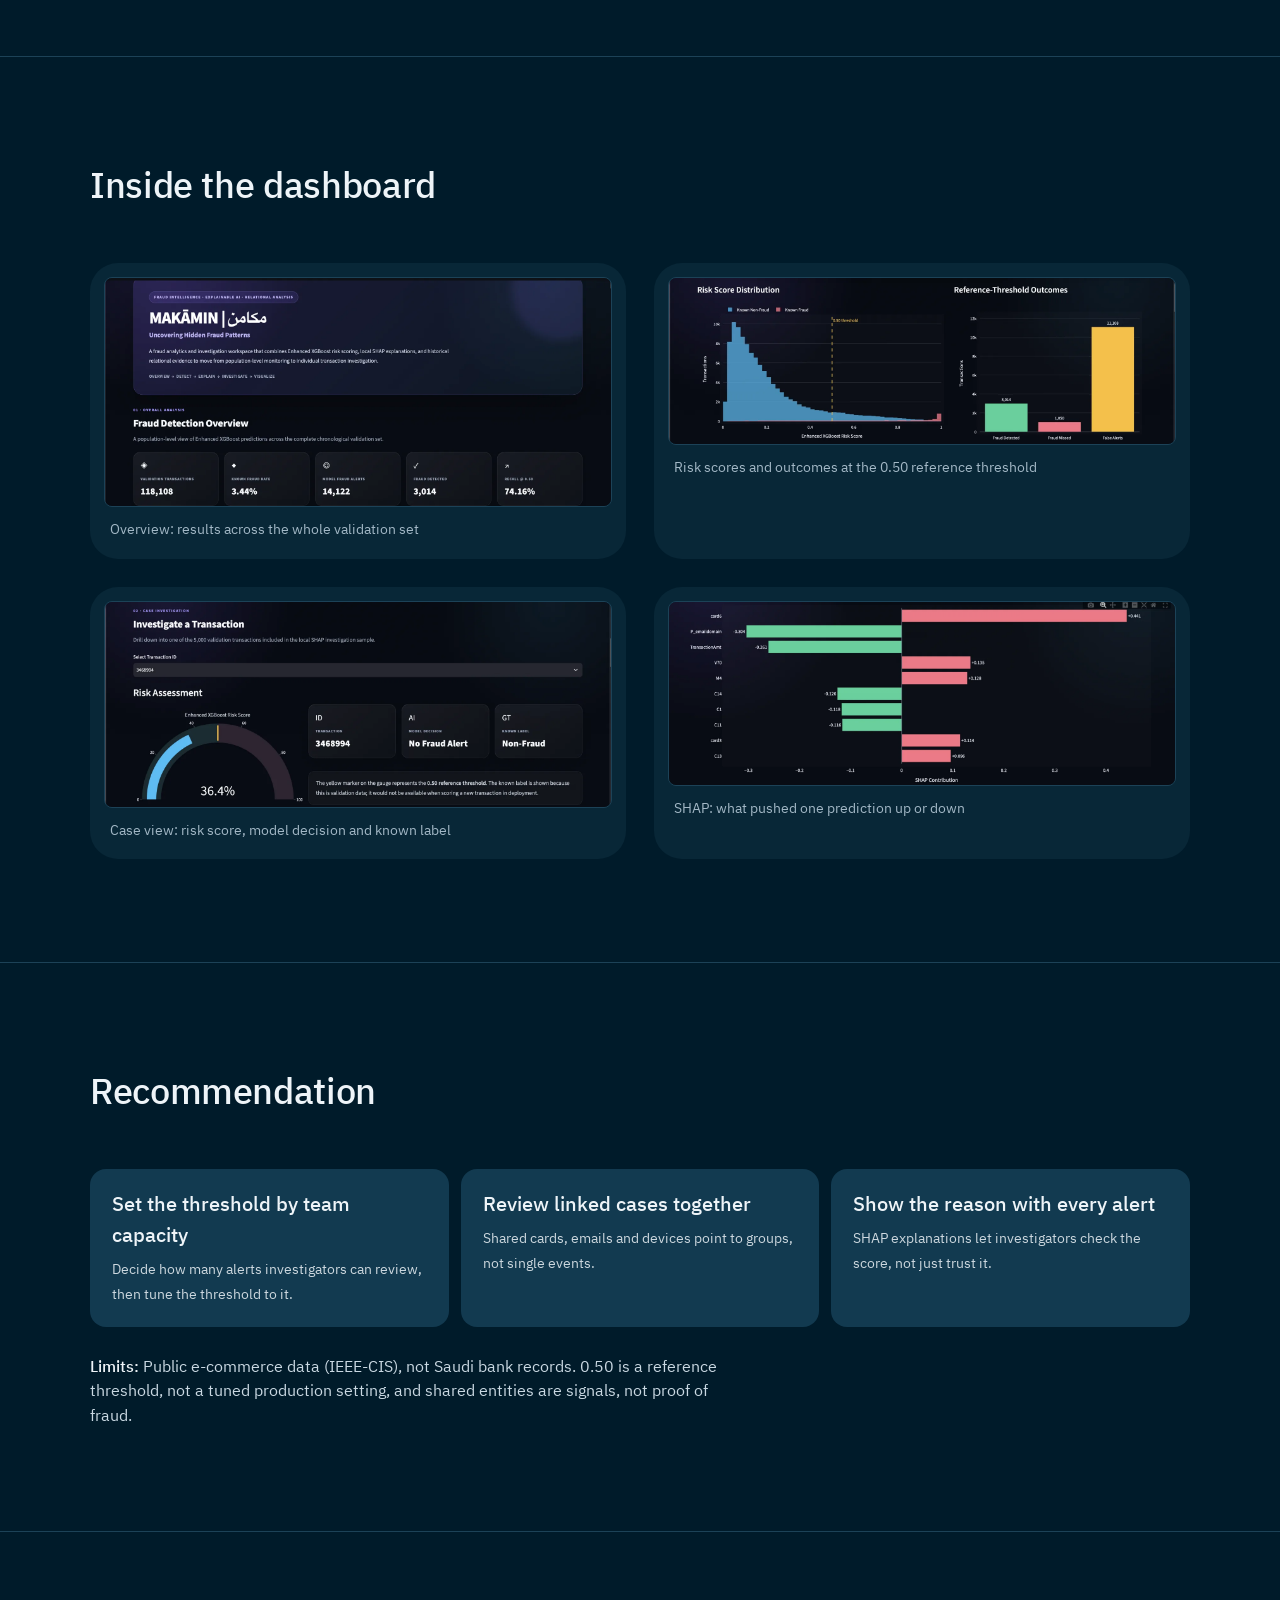
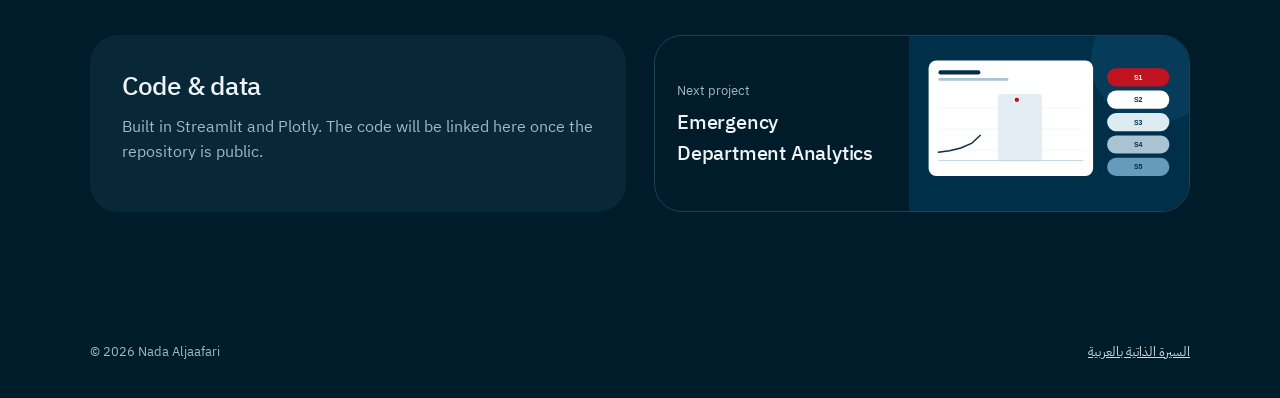
<file: makamin.html>
<!doctype html>
<html lang="en" dir="ltr">
<head>
<meta charset="utf-8">
<meta name="viewport" content="width=device-width, initial-scale=1, viewport-fit=cover">
<title>MAKĀMIN: Fraud Detection · Nada Aljaafari</title>
<meta name="description" content="Bootcamp capstone: fraud detection on 590,540 real transactions with XGBoost, network analysis and an investigation dashboard.">
<meta name="theme-color" content="#001B2A">
<link rel="icon" href="favicon.svg" type="image/svg+xml">
<link rel="alternate" hreflang="en" href="https://nadamis.github.io/nada-portfolio/makamin.html">
<link rel="alternate" hreflang="ar" href="https://nadamis.github.io/nada-portfolio/ar/makamin.html">
<meta property="og:type" content="article">
<meta property="og:title" content="MAKĀMIN: Fraud Detection · Nada Aljaafari">
<meta property="og:description" content="Bootcamp capstone: fraud detection on 590,540 real transactions with XGBoost, network analysis and an investigation dashboard.">
<meta property="og:url" content="https://nadamis.github.io/nada-portfolio/makamin.html">
<meta property="og:image" content="https://nadamis.github.io/nada-portfolio/og-image.png">
<meta name="twitter:card" content="summary_large_image">
<script>try{if(localStorage.getItem("mode")==="light")document.documentElement.setAttribute("data-mode","light")}catch(e){}</script>
<link rel="preconnect" href="https://fonts.googleapis.com">
<link rel="preconnect" href="https://fonts.gstatic.com" crossorigin>
<link rel="stylesheet" href="https://fonts.googleapis.com/css2?family=Google+Sans:wght@400;500;700&family=IBM+Plex+Sans+Arabic:wght@400;500;700&display=swap">
<link rel="stylesheet" href="assets/css/site.css">
</head>
<body class="cs">
<a class="skip" href="#main">Skip to content</a>

<header class="site-header">
  <div class="wrap bar">
    <a class="brand" href="index.html"><span class="mono" aria-hidden="true">NA</span><span class="name">Nada Aljaafari</span></a>
    <nav class="nav" id="nav" aria-label="Main">
      <ul class="nav-links">
        <li><a href="index.html#skills">Skills</a></li><li><a href="index.html#projects">Projects</a></li><li><a href="index.html#design">Design</a></li><li><a href="index.html#background">Background</a></li><li><a href="index.html#contact">Contact</a></li>
        <li class="nav-only-mobile"><a href="Nada_Aljaafari_CV.pdf">CV</a></li>
      </ul>
    </nav>
    <div class="tools">
      <a class="lang" href="ar/makamin.html" hreflang="ar" lang="ar">العربية</a>
      <button class="icon-btn theme-toggle" type="button" aria-label="Switch to light mode">
        <svg class="moon" viewBox="0 0 24 24" fill="none" stroke="currentColor" stroke-width="1.8" stroke-linecap="round" stroke-linejoin="round" aria-hidden="true"><path d="M20 14.5A8 8 0 0 1 9.5 4a8 8 0 1 0 10.5 10.5Z"/></svg>
        <svg class="sun" viewBox="0 0 24 24" fill="none" stroke="currentColor" stroke-width="1.8" stroke-linecap="round" aria-hidden="true"><circle cx="12" cy="12" r="4"/><path d="M12 2v2M12 20v2M4.9 4.9l1.4 1.4M17.7 17.7l1.4 1.4M2 12h2M20 12h2M4.9 19.1l1.4-1.4M17.7 6.3l1.4-1.4"/></svg>
      </button>
      <button class="icon-btn menu-toggle" type="button" aria-expanded="false" aria-controls="nav" aria-label="Menu">
        <svg viewBox="0 0 24 24" fill="none" stroke="currentColor" stroke-width="1.8" stroke-linecap="round" aria-hidden="true"><path d="M4 7h16M4 12h16M4 17h16"/></svg>
      </button>
      <a class="btn btn-filled btn-sm nav-cta" href="Nada_Aljaafari_CV.pdf">CV</a>
    </div>
  </div>
</header>

<main id="main">
  <div class="wrap"><a class="back" href="index.html#projects"><svg viewBox="0 0 24 24" fill="none" stroke="currentColor" stroke-width="1.8" stroke-linecap="round" stroke-linejoin="round" aria-hidden="true"><path class="flip" d="M15 18l-6-6 6-6"/></svg>All projects</a></div>

  <section class="wrap cs-hero" aria-labelledby="cs-h">
    <div>
      <div class="cs-kicker"><span class="chip">Project 01</span><span class="chip">Fraud analytics</span><span class="chip">Bootcamp capstone · team of 4</span></div>
      <h1 id="cs-h">MAKĀMIN: Fraud Detection</h1>
      <p class="cs-lede">A fraud model that ranks risky transactions, explains each alert and shows the linked cards, emails and devices behind it, built on 590,540 real e-commerce transactions.</p>
      <ul class="tags"><li>Machine learning</li><li>Network analysis</li><li>Dashboard</li></ul>
    </div>
    <div class="cs-cover"><img src="assets/img/cover-makamin.svg" width="800" height="500" alt=""></div>
  </section>

  <section class="wrap" aria-label="At a glance">
    <div class="stat-grid"><div class="stat"><strong>590,540</strong><span>real e-commerce transactions, 3.5% fraud</span></div><div class="stat key"><strong>0.521</strong><span>average precision, 15× better than random</span></div><div class="stat"><strong>74%</strong><span>of fraud caught at the reference threshold</span></div><div class="stat"><strong>0.909</strong><span>ROC-AUC on later, unseen data</span></div></div>
  </section>

  <section class="section" aria-labelledby="problem-h">
    <div class="wrap cs-two">
      <div>
        <h2 id="problem-h" class="sec-head" style="font-size:var(--fs-h2);margin-bottom:16px">The problem</h2>
        <p class="cs-text">Only about 3.5% of transactions are fraud, so a model can look accurate while catching almost none of it. Fraud also rarely comes alone: the same card, email or device shows up across several transactions, which a model looking at one transaction at a time can miss. And an alert is only useful if an investigator can see why it was raised.</p>
      </div>
      <aside class="role-card reveal">
        <h3>My role</h3>
        <p>Data Science Bootcamp capstone (Saudi Digital Academy × WeCloudData), team of 4. I led the modelling.</p>
        <ul class="tool-row" lang="en" dir="ltr"><li>Python</li><li>XGBoost</li><li>TensorFlow/Keras</li><li>SHAP</li><li>NetworkX</li><li>Streamlit</li><li>Plotly</li></ul>
      </aside>
    </div>
  </section>

  <section class="section" aria-labelledby="process-h">
    <div class="wrap">
      <div class="sec-head"><h2 id="process-h">How I approached it</h2></div>
      <ol class="steps"><li class="step reveal"><b>Split by time</b><span>train on earlier data, test on the last 118,108 transactions</span></li><li class="step reveal"><b>Link</b><span>24-hour activity per card, address, email and device</span></li><li class="step reveal"><b>Model</b><span>XGBoost vs a neural network, with class weights</span></li><li class="step reveal"><b>Explain</b><span>SHAP reasons in a Streamlit dashboard</span></li></ol>
    </div>
  </section>

  <section class="section" aria-labelledby="findings-h">
    <div class="wrap">
      <div class="sec-head"><h2 id="findings-h">What I found</h2></div>
      <div class="findings"><article class="finding reveal"><div><span class="chip">My part</span><h3>The model ranks fraud 15 times better than chance.</h3><p>On transactions it had never seen, average precision reached 0.521, against 0.034 for random guessing, with ROC-AUC 0.909. Splitting by time instead of at random keeps the test honest: the model never learns from the future.</p></div><figure class="fig"><svg class="chart" viewBox="0 0 440 142" role="img" aria-label="Average precision on later, unseen transactions"><line class="axis" x1="120.0" x2="120.0" y1="6" y2="78"/><text x="120.0" y="96.0" text-anchor="middle" class="t-small">0.0</text><line class="grid" x1="203.3" x2="203.3" y1="6" y2="78"/><text x="203.3" y="96.0" text-anchor="middle" class="t-small">0.2</text><line class="grid" x1="286.7" x2="286.7" y1="6" y2="78"/><text x="286.7" y="96.0" text-anchor="middle" class="t-small">0.4</text><line class="grid" x1="370.0" x2="370.0" y1="6" y2="78"/><text x="370.0" y="96.0" text-anchor="middle" class="t-small">0.6</text><text x="110.0" y="27.0" text-anchor="end" class="t-ink">Random guess</text><rect class="c grow-x" style="--d:0" x="120" y="10" width="14.2" height="24" rx="4"/><text x="142.2" y="27.0" text-anchor="start" class="t-ink">0.034</text><text x="110.0" y="67.0" text-anchor="end" class="t-ink">XGBoost</text><rect class="k grow-x" style="--d:1" x="120" y="50" width="217.1" height="24" rx="4"/><text x="345.1" y="67.0" text-anchor="start" class="t-strong">0.521</text><text x="436.0" y="138.0" text-anchor="end" class="t-small">Higher is better · 15× random</text></svg></figure></article><article class="finding reveal"><div><h3>Catching more fraud means more alerts to review.</h3><p>At the 0.50 reference threshold the model caught 3,014 of 4,064 frauds (74%) but raised 14,122 alerts, so about 1 in 5 alerts is real fraud. Where to set the threshold is a business decision about how many alerts the team can review.</p></div><figure class="fig"><svg class="chart" viewBox="0 0 440 182" role="img" aria-label="Outcomes at the 0.50 reference threshold"><line class="axis" x1="120.0" x2="120.0" y1="6" y2="118"/><text x="120.0" y="136.0" text-anchor="middle" class="t-small">0</text><line class="grid" x1="203.3" x2="203.3" y1="6" y2="118"/><text x="203.3" y="136.0" text-anchor="middle" class="t-small">4,000</text><line class="grid" x1="286.7" x2="286.7" y1="6" y2="118"/><text x="286.7" y="136.0" text-anchor="middle" class="t-small">8,000</text><line class="grid" x1="370.0" x2="370.0" y1="6" y2="118"/><text x="370.0" y="136.0" text-anchor="middle" class="t-small">12,000</text><text x="110.0" y="27.0" text-anchor="end" class="t-ink">Fraud caught</text><rect class="k grow-x" style="--d:0" x="120" y="10" width="62.8" height="24" rx="4"/><text x="190.8" y="27.0" text-anchor="start" class="t-strong">3,014</text><text x="110.0" y="67.0" text-anchor="end" class="t-ink">Fraud missed</text><rect class="c grow-x" style="--d:1" x="120" y="50" width="21.9" height="24" rx="4"/><text x="149.9" y="67.0" text-anchor="start" class="t-ink">1,050</text><text x="110.0" y="107.0" text-anchor="end" class="t-ink">False alerts</text><rect class="c grow-x" style="--d:2" x="120" y="90" width="231.4" height="24" rx="4"/><text x="359.4" y="107.0" text-anchor="start" class="t-ink">11,108</text><text x="436.0" y="178.0" text-anchor="end" class="t-small">118,108 validation transactions</text></svg></figure></article><article class="finding reveal"><div><h3>Fraud shows up in connected groups.</h3><p>Linking transactions that shared a card, address, email or device in the previous 24 hours exposed coordinated activity, such as 35 linked transactions on one card in 73 hours. The map shows one case: the selected transaction (purple) linked to 168 earlier ones, 6 of them known fraud (red).</p></div><figure class="fig"><img class="shot" src="assets/img/makamin-network.webp" width="862" height="839" alt="Dashboard screen: Fraud shows up in connected groups." loading="lazy"></figure></article></div>
    </div>
  </section>

  <section class="section" aria-labelledby="gallery-h">
    <div class="wrap">
      <div class="sec-head"><h2 id="gallery-h">Inside the dashboard</h2></div>
      <div class="gallery"><figure class="gshot reveal"><img src="assets/img/makamin-overview.webp" width="1600" height="721" alt="Dashboard screen: Overview: results across the whole validation set" loading="lazy"><figcaption>Overview: results across the whole validation set</figcaption></figure><figure class="gshot reveal"><img src="assets/img/makamin-threshold.webp" width="1600" height="525" alt="Dashboard screen: Risk scores and outcomes at the 0.50 reference threshold" loading="lazy"><figcaption>Risk scores and outcomes at the 0.50 reference threshold</figcaption></figure><figure class="gshot reveal"><img src="assets/img/makamin-investigate.webp" width="1600" height="648" alt="Dashboard screen: Case view: risk score, model decision and known label" loading="lazy"><figcaption>Case view: risk score, model decision and known label</figcaption></figure><figure class="gshot reveal"><img src="assets/img/makamin-shap.webp" width="1600" height="580" alt="Dashboard screen: SHAP: what pushed one prediction up or down" loading="lazy"><figcaption>SHAP: what pushed one prediction up or down</figcaption></figure></div>
    </div>
  </section>

  <section class="section" aria-labelledby="decision-h">
    <div class="wrap">
      <div class="sec-head"><h2 id="decision-h">Recommendation</h2></div>
      <ol class="decisions"><li class="decision reveal"><b>Set the threshold by team capacity</b><span>Decide how many alerts investigators can review, then tune the threshold to it.</span></li><li class="decision reveal"><b>Review linked cases together</b><span>Shared cards, emails and devices point to groups, not single events.</span></li><li class="decision reveal"><b>Show the reason with every alert</b><span>SHAP explanations let investigators check the score, not just trust it.</span></li></ol>
      <h2 class="visually-hidden">Limits</h2>
      <p class="limits" style="margin-top:28px"><b style="font-weight:500;color:var(--ink)">Limits: </b>Public e-commerce data (IEEE-CIS), not Saudi bank records. 0.50 is a reference threshold, not a tuned production setting, and shared entities are signals, not proof of fraud.</p>
    </div>
  </section>

  <section class="section" aria-label="Next project">
    <div class="wrap next-wrap">
      <div class="code-card">
        <div><h3>Code & data</h3><p>Built in Streamlit and Plotly. The code will be linked here once the repository is public.</p></div>
        
      </div>
      <div class="next-card">
        <div class="body"><span class="lbl">Next project</span><h3><a href="emergency-department.html">Emergency Department Analytics</a></h3></div>
        <img src="assets/img/cover-er.svg" width="800" height="500" alt="" loading="lazy">
      </div>
    </div>
  </section>
</main>

<footer class="site-footer">
  <div class="wrap">
    <span>© 2026 Nada Aljaafari</span>
    <a href="Nada_Aljaafari_CV_AR.pdf" hreflang="ar" lang="ar">السيرة الذاتية بالعربية</a>
  </div>
</footer>

<script src="assets/js/site.js" defer></script>
</body>
</html>
</file>
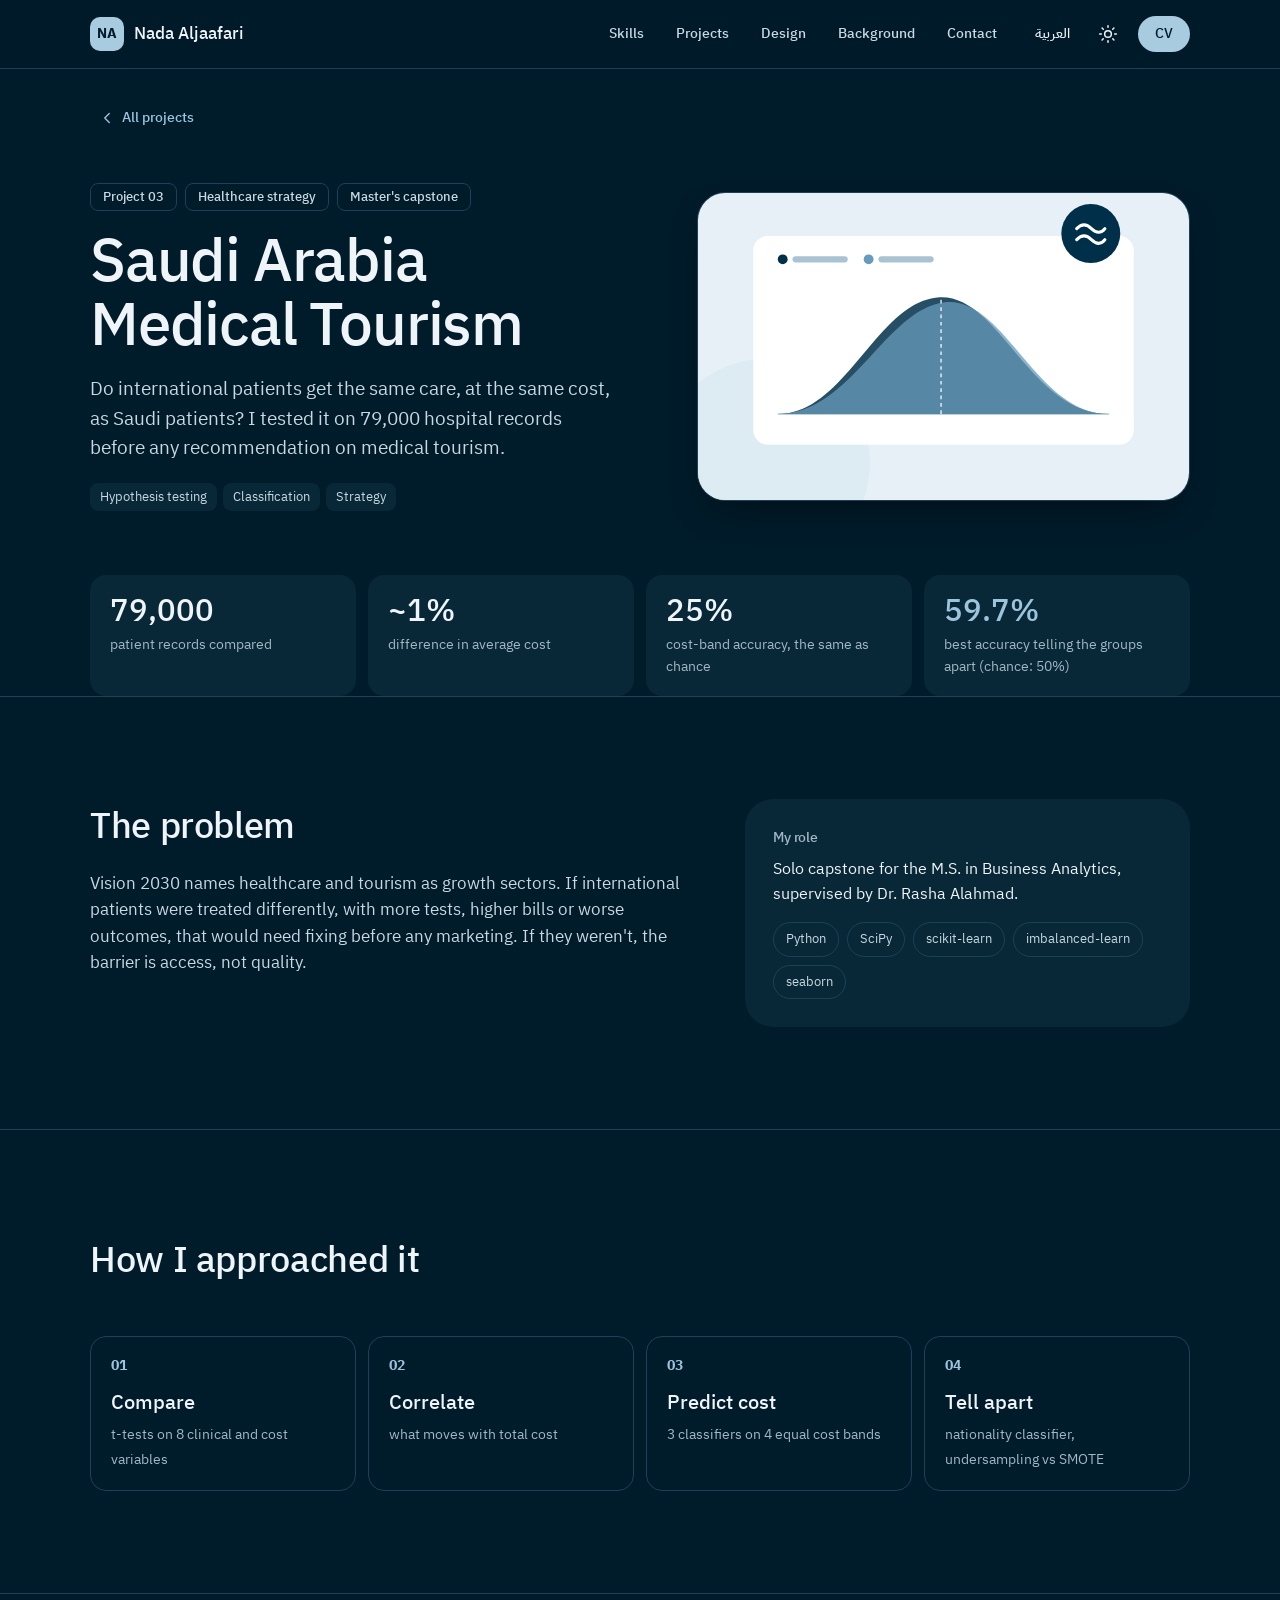
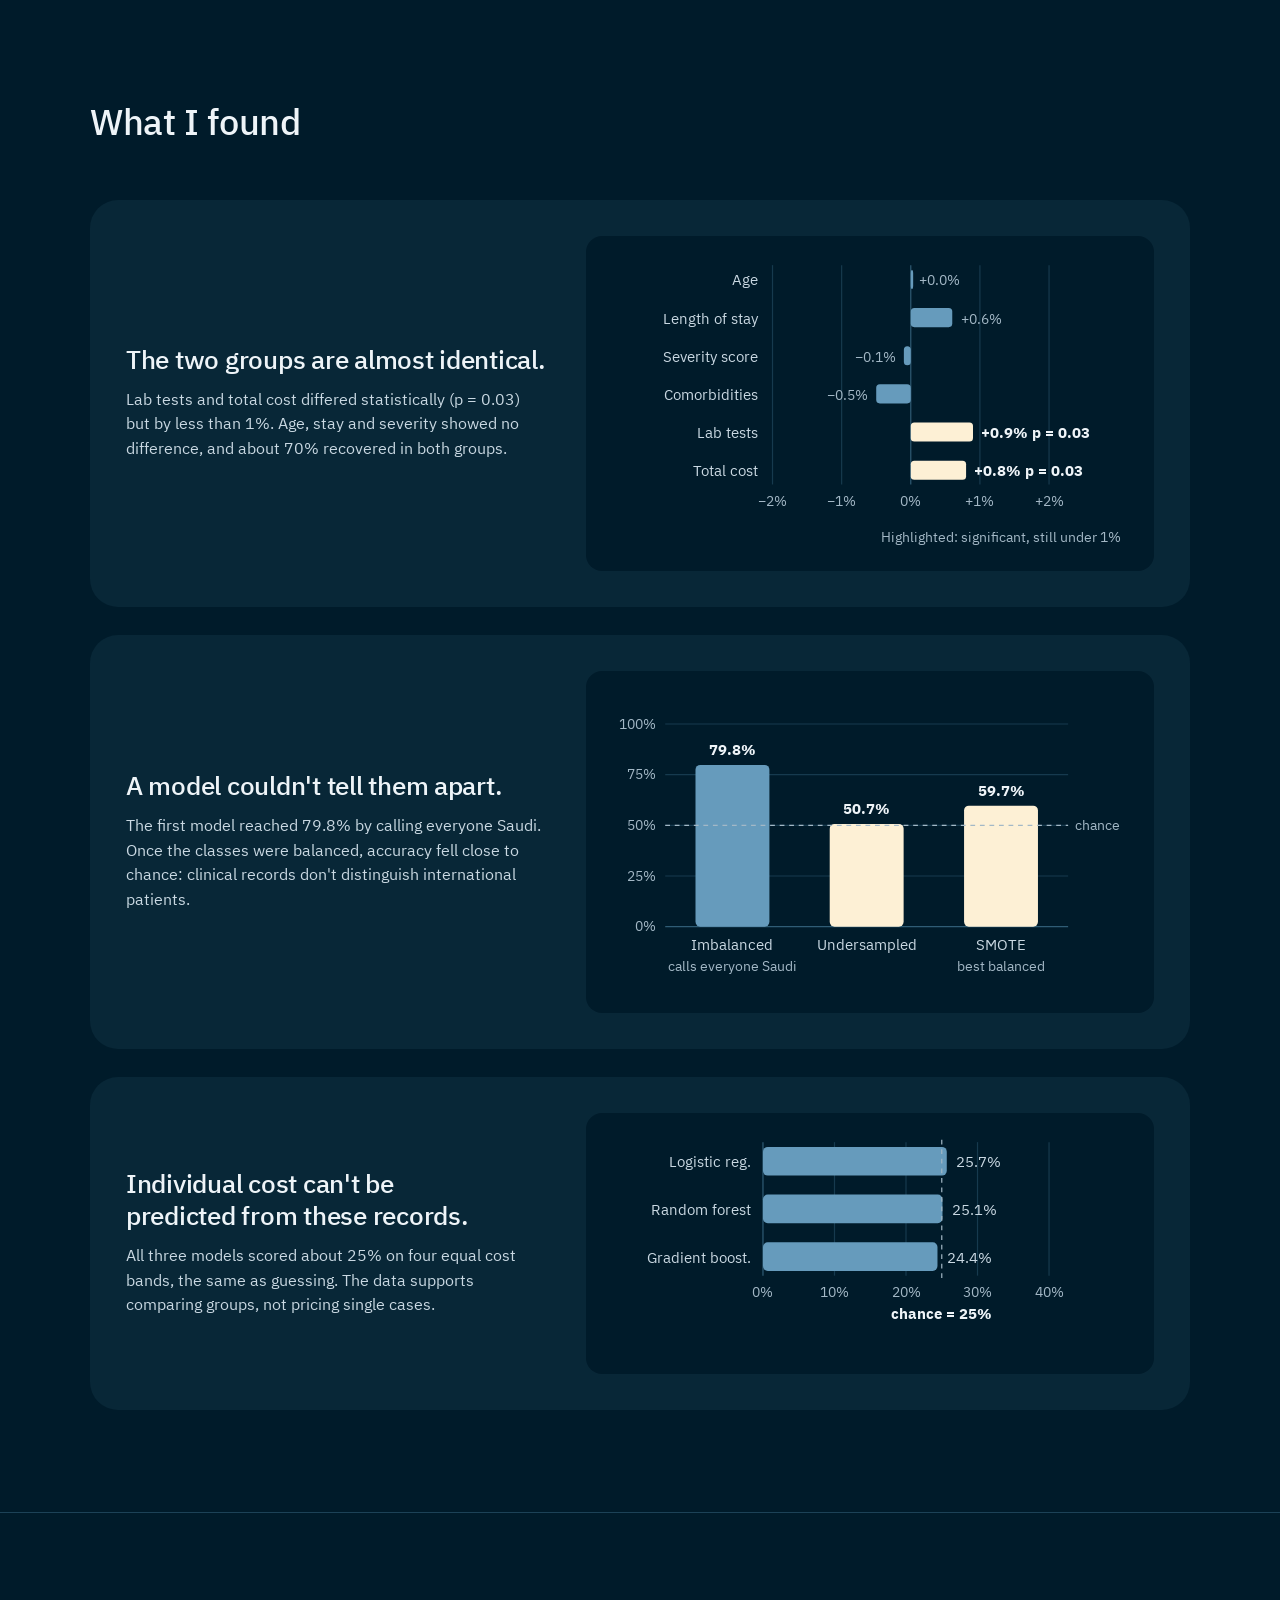
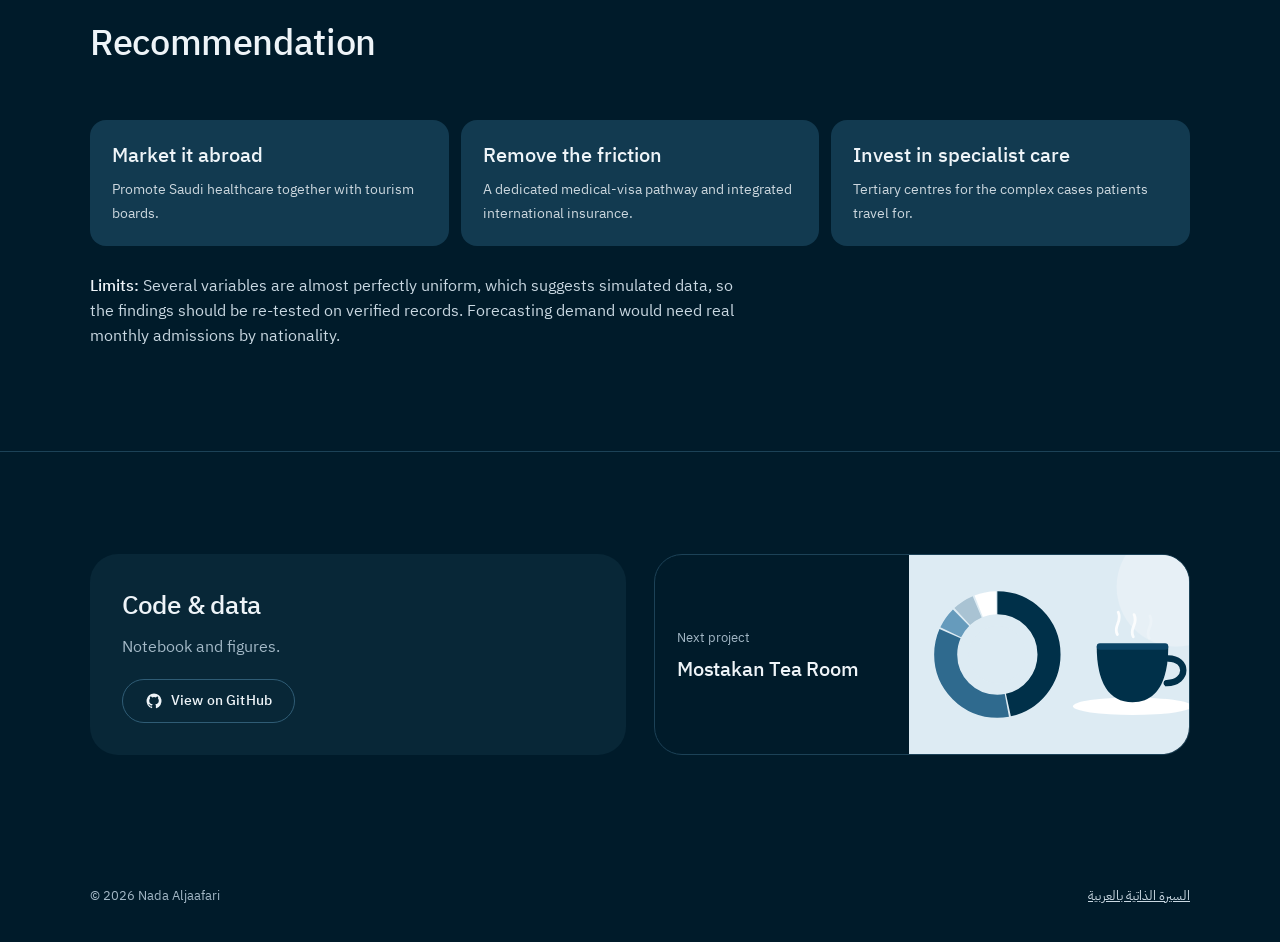
<file: medical-tourism.html>
<!doctype html>
<html lang="en" dir="ltr">
<head>
<meta charset="utf-8">
<meta name="viewport" content="width=device-width, initial-scale=1, viewport-fit=cover">
<title>Saudi Arabia Medical Tourism · Nada Aljaafari</title>
<meta name="description" content="Master's capstone: do international patients get the same care at the same cost? 79,000 hospital records tested.">
<meta name="theme-color" content="#001B2A">
<link rel="icon" href="favicon.svg" type="image/svg+xml">
<link rel="alternate" hreflang="en" href="https://nadamis.github.io/nada-portfolio/medical-tourism.html">
<link rel="alternate" hreflang="ar" href="https://nadamis.github.io/nada-portfolio/ar/medical-tourism.html">
<meta property="og:type" content="article">
<meta property="og:title" content="Saudi Arabia Medical Tourism · Nada Aljaafari">
<meta property="og:description" content="Master's capstone: do international patients get the same care at the same cost? 79,000 hospital records tested.">
<meta property="og:url" content="https://nadamis.github.io/nada-portfolio/medical-tourism.html">
<meta property="og:image" content="https://nadamis.github.io/nada-portfolio/og-image.png">
<meta name="twitter:card" content="summary_large_image">
<script>try{if(localStorage.getItem("mode")==="light")document.documentElement.setAttribute("data-mode","light")}catch(e){}</script>
<link rel="preconnect" href="https://fonts.googleapis.com">
<link rel="preconnect" href="https://fonts.gstatic.com" crossorigin>
<link rel="stylesheet" href="https://fonts.googleapis.com/css2?family=Google+Sans:wght@400;500;700&family=IBM+Plex+Sans+Arabic:wght@400;500;700&display=swap">
<link rel="stylesheet" href="assets/css/site.css">
</head>
<body class="cs">
<a class="skip" href="#main">Skip to content</a>

<header class="site-header">
  <div class="wrap bar">
    <a class="brand" href="index.html"><span class="mono" aria-hidden="true">NA</span><span class="name">Nada Aljaafari</span></a>
    <nav class="nav" id="nav" aria-label="Main">
      <ul class="nav-links">
        <li><a href="index.html#skills">Skills</a></li><li><a href="index.html#projects">Projects</a></li><li><a href="index.html#design">Design</a></li><li><a href="index.html#background">Background</a></li><li><a href="index.html#contact">Contact</a></li>
        <li class="nav-only-mobile"><a href="Nada_Aljaafari_CV.pdf">CV</a></li>
      </ul>
    </nav>
    <div class="tools">
      <a class="lang" href="ar/medical-tourism.html" hreflang="ar" lang="ar">العربية</a>
      <button class="icon-btn theme-toggle" type="button" aria-label="Switch to light mode">
        <svg class="moon" viewBox="0 0 24 24" fill="none" stroke="currentColor" stroke-width="1.8" stroke-linecap="round" stroke-linejoin="round" aria-hidden="true"><path d="M20 14.5A8 8 0 0 1 9.5 4a8 8 0 1 0 10.5 10.5Z"/></svg>
        <svg class="sun" viewBox="0 0 24 24" fill="none" stroke="currentColor" stroke-width="1.8" stroke-linecap="round" aria-hidden="true"><circle cx="12" cy="12" r="4"/><path d="M12 2v2M12 20v2M4.9 4.9l1.4 1.4M17.7 17.7l1.4 1.4M2 12h2M20 12h2M4.9 19.1l1.4-1.4M17.7 6.3l1.4-1.4"/></svg>
      </button>
      <button class="icon-btn menu-toggle" type="button" aria-expanded="false" aria-controls="nav" aria-label="Menu">
        <svg viewBox="0 0 24 24" fill="none" stroke="currentColor" stroke-width="1.8" stroke-linecap="round" aria-hidden="true"><path d="M4 7h16M4 12h16M4 17h16"/></svg>
      </button>
      <a class="btn btn-filled btn-sm nav-cta" href="Nada_Aljaafari_CV.pdf">CV</a>
    </div>
  </div>
</header>

<main id="main">
  <div class="wrap"><a class="back" href="index.html#projects"><svg viewBox="0 0 24 24" fill="none" stroke="currentColor" stroke-width="1.8" stroke-linecap="round" stroke-linejoin="round" aria-hidden="true"><path class="flip" d="M15 18l-6-6 6-6"/></svg>All projects</a></div>

  <section class="wrap cs-hero" aria-labelledby="cs-h">
    <div>
      <div class="cs-kicker"><span class="chip">Project 03</span><span class="chip">Healthcare strategy</span><span class="chip">Master's capstone</span></div>
      <h1 id="cs-h">Saudi Arabia Medical Tourism</h1>
      <p class="cs-lede">Do international patients get the same care, at the same cost, as Saudi patients? I tested it on 79,000 hospital records before any recommendation on medical tourism.</p>
      <ul class="tags"><li>Hypothesis testing</li><li>Classification</li><li>Strategy</li></ul>
    </div>
    <div class="cs-cover"><img src="assets/img/cover-medical.svg" width="800" height="500" alt=""></div>
  </section>

  <section class="wrap" aria-label="At a glance">
    <div class="stat-grid"><div class="stat"><strong>79,000</strong><span>patient records compared</span></div><div class="stat"><strong>~1%</strong><span>difference in average cost</span></div><div class="stat"><strong>25%</strong><span>cost-band accuracy, the same as chance</span></div><div class="stat key"><strong>59.7%</strong><span>best accuracy telling the groups apart (chance: 50%)</span></div></div>
  </section>

  <section class="section" aria-labelledby="problem-h">
    <div class="wrap cs-two">
      <div>
        <h2 id="problem-h" class="sec-head" style="font-size:var(--fs-h2);margin-bottom:16px">The problem</h2>
        <p class="cs-text">Vision 2030 names healthcare and tourism as growth sectors. If international patients were treated differently, with more tests, higher bills or worse outcomes, that would need fixing before any marketing. If they weren't, the barrier is access, not quality.</p>
      </div>
      <aside class="role-card reveal">
        <h3>My role</h3>
        <p>Solo capstone for the M.S. in Business Analytics, supervised by Dr. Rasha Alahmad.</p>
        <ul class="tool-row" lang="en" dir="ltr"><li>Python</li><li>SciPy</li><li>scikit-learn</li><li>imbalanced-learn</li><li>seaborn</li></ul>
      </aside>
    </div>
  </section>

  <section class="section" aria-labelledby="process-h">
    <div class="wrap">
      <div class="sec-head"><h2 id="process-h">How I approached it</h2></div>
      <ol class="steps"><li class="step reveal"><b>Compare</b><span>t-tests on 8 clinical and cost variables</span></li><li class="step reveal"><b>Correlate</b><span>what moves with total cost</span></li><li class="step reveal"><b>Predict cost</b><span>3 classifiers on 4 equal cost bands</span></li><li class="step reveal"><b>Tell apart</b><span>nationality classifier, undersampling vs SMOTE</span></li></ol>
    </div>
  </section>

  <section class="section" aria-labelledby="findings-h">
    <div class="wrap">
      <div class="sec-head"><h2 id="findings-h">What I found</h2></div>
      <div class="findings"><article class="finding reveal"><div><h3>The two groups are almost identical.</h3><p>Lab tests and total cost differed statistically (p = 0.03) but by less than 1%. Age, stay and severity showed no difference, and about 70% recovered in both groups.</p></div><figure class="fig"><svg class="chart" viewBox="0 0 440 244" role="img" aria-label="Percent difference, non-Saudi vs Saudi patients"><line class="grid" x1="138.0" x2="138.0" y1="6" y2="190"/><text x="138.0" y="208.0" text-anchor="middle" class="t-small">−2%</text><line class="grid" x1="196.0" x2="196.0" y1="6" y2="190"/><text x="196.0" y="208.0" text-anchor="middle" class="t-small">−1%</text><line class="axis" x1="254.0" x2="254.0" y1="6" y2="190"/><text x="254.0" y="208.0" text-anchor="middle" class="t-small">0%</text><line class="grid" x1="312.0" x2="312.0" y1="6" y2="190"/><text x="312.0" y="208.0" text-anchor="middle" class="t-small">+1%</text><line class="grid" x1="370.0" x2="370.0" y1="6" y2="190"/><text x="370.0" y="208.0" text-anchor="middle" class="t-small">+2%</text><text x="126.0" y="23.0" text-anchor="end" class="t-ink">Age</text><rect class="c grow-x" style="--d:0" x="254.0" y="10" width="2.0" height="16" rx="3"/><text x="261.0" y="23.0" text-anchor="start" class="t-small">+0.0%</text><text x="126.0" y="55.0" text-anchor="end" class="t-ink">Length of stay</text><rect class="c grow-x" style="--d:1" x="254.0" y="42" width="34.8" height="16" rx="3"/><text x="295.8" y="55.0" text-anchor="start" class="t-small">+0.6%</text><text x="126.0" y="87.0" text-anchor="end" class="t-ink">Severity score</text><rect class="c grow-x from-r" style="--d:2" x="248.2" y="74" width="5.8" height="16" rx="3"/><text x="241.2" y="87.0" text-anchor="end" class="t-small">−0.1%</text><text x="126.0" y="119.0" text-anchor="end" class="t-ink">Comorbidities</text><rect class="c grow-x from-r" style="--d:3" x="225.0" y="106" width="29.0" height="16" rx="3"/><text x="218.0" y="119.0" text-anchor="end" class="t-small">−0.5%</text><text x="126.0" y="151.0" text-anchor="end" class="t-ink">Lab tests</text><rect class="k grow-x" style="--d:4" x="254.0" y="138" width="52.2" height="16" rx="3"/><text x="313.2" y="151.0" text-anchor="start" class="t-strong">+0.9%  p = 0.03</text><text x="126.0" y="183.0" text-anchor="end" class="t-ink">Total cost</text><rect class="k grow-x" style="--d:5" x="254.0" y="170" width="46.4" height="16" rx="3"/><text x="307.4" y="183.0" text-anchor="start" class="t-strong">+0.8%  p = 0.03</text><text x="430.0" y="238.0" text-anchor="end" class="t-small">Highlighted: significant, still under 1%</text></svg></figure></article><article class="finding reveal"><div><h3>A model couldn't tell them apart.</h3><p>The first model reached 79.8% by calling everyone Saudi. Once the classes were balanced, accuracy fell close to chance: clinical records don't distinguish international patients.</p></div><figure class="fig"><svg class="chart" viewBox="0 0 440 250" role="img" aria-label="Saudi vs non-Saudi classifier accuracy"><line class="axis" x1="48" x2="386" y1="196.0" y2="196.0"/><text x="40.0" y="200.0" text-anchor="end" class="t-small">0%</text><line class="grid" x1="48" x2="386" y1="153.5" y2="153.5"/><text x="40.0" y="157.5" text-anchor="end" class="t-small">25%</text><line class="grid" x1="48" x2="386" y1="111.0" y2="111.0"/><text x="40.0" y="115.0" text-anchor="end" class="t-small">50%</text><line class="grid" x1="48" x2="386" y1="68.5" y2="68.5"/><text x="40.0" y="72.5" text-anchor="end" class="t-small">75%</text><line class="grid" x1="48" x2="386" y1="26.0" y2="26.0"/><text x="40.0" y="30.0" text-anchor="end" class="t-small">100%</text><rect class="c grow-y" style="--d:0" x="73.4" y="60.3" width="62.0" height="135.7" rx="4"/><text x="104.3" y="52.3" text-anchor="middle" class="t-strong">79.8%</text><text x="104.3" y="216.0" text-anchor="middle" class="t-ink">Imbalanced</text><text x="104.3" y="233.0" text-anchor="middle" class="t-small">calls everyone Saudi</text><rect class="k grow-y" style="--d:1" x="186.0" y="109.8" width="62.0" height="86.2" rx="4"/><text x="217.0" y="101.8" text-anchor="middle" class="t-strong">50.7%</text><text x="217.0" y="216.0" text-anchor="middle" class="t-ink">Undersampled</text><rect class="k grow-y" style="--d:2" x="298.7" y="94.5" width="62.0" height="101.5" rx="4"/><text x="329.7" y="86.5" text-anchor="middle" class="t-strong">59.7%</text><text x="329.7" y="216.0" text-anchor="middle" class="t-ink">SMOTE</text><text x="329.7" y="233.0" text-anchor="middle" class="t-small">best balanced</text><line class="ref" x1="48" x2="386" y1="111.0" y2="111.0"/><text x="392.0" y="115.0" text-anchor="start" class="t-small">chance</text></svg></figure></article><article class="finding reveal"><div><h3>Individual cost can't be predicted from these records.</h3><p>All three models scored about 25% on four equal cost bands, the same as guessing. The data supports comparing groups, not pricing single cases.</p></div><figure class="fig"><svg class="chart" viewBox="0 0 440 182" role="img" aria-label="Cost-band classifier accuracy"><line class="axis" x1="130.0" x2="130.0" y1="6" y2="118"/><text x="130.0" y="136.0" text-anchor="middle" class="t-small">0%</text><line class="grid" x1="190.0" x2="190.0" y1="6" y2="118"/><text x="190.0" y="136.0" text-anchor="middle" class="t-small">10%</text><line class="grid" x1="250.0" x2="250.0" y1="6" y2="118"/><text x="250.0" y="136.0" text-anchor="middle" class="t-small">20%</text><line class="grid" x1="310.0" x2="310.0" y1="6" y2="118"/><text x="310.0" y="136.0" text-anchor="middle" class="t-small">30%</text><line class="grid" x1="370.0" x2="370.0" y1="6" y2="118"/><text x="370.0" y="136.0" text-anchor="middle" class="t-small">40%</text><text x="120.0" y="27.0" text-anchor="end" class="t-ink">Logistic reg.</text><rect class="c grow-x" style="--d:0" x="130" y="10" width="154.2" height="24" rx="4"/><text x="292.2" y="27.0" text-anchor="start" class="t-ink">25.7%</text><text x="120.0" y="67.0" text-anchor="end" class="t-ink">Random forest</text><rect class="c grow-x" style="--d:1" x="130" y="50" width="150.6" height="24" rx="4"/><text x="288.6" y="67.0" text-anchor="start" class="t-ink">25.1%</text><text x="120.0" y="107.0" text-anchor="end" class="t-ink">Gradient boost.</text><rect class="c grow-x" style="--d:2" x="130" y="90" width="146.4" height="24" rx="4"/><text x="284.4" y="107.0" text-anchor="start" class="t-ink">24.4%</text><line class="ref" x1="280.0" x2="280.0" y1="4" y2="120"/><text x="280.0" y="154.0" text-anchor="middle" class="t-strong">chance = 25%</text></svg></figure></article></div>
    </div>
  </section>

  <section class="section" aria-labelledby="decision-h">
    <div class="wrap">
      <div class="sec-head"><h2 id="decision-h">Recommendation</h2></div>
      <ol class="decisions"><li class="decision reveal"><b>Market it abroad</b><span>Promote Saudi healthcare together with tourism boards.</span></li><li class="decision reveal"><b>Remove the friction</b><span>A dedicated medical-visa pathway and integrated international insurance.</span></li><li class="decision reveal"><b>Invest in specialist care</b><span>Tertiary centres for the complex cases patients travel for.</span></li></ol>
      <h2 class="visually-hidden">Limits</h2>
      <p class="limits" style="margin-top:28px"><b style="font-weight:500;color:var(--ink)">Limits: </b>Several variables are almost perfectly uniform, which suggests simulated data, so the findings should be re-tested on verified records. Forecasting demand would need real monthly admissions by nationality.</p>
    </div>
  </section>

  <section class="section" aria-label="Next project">
    <div class="wrap next-wrap">
      <div class="code-card">
        <div><h3>Code & data</h3><p>Notebook and figures.</p></div>
        <div><a class="btn btn-outlined" href="https://github.com/NadaMIS/medical-tourism-saudi"><svg viewBox="0 0 24 24" fill="currentColor" aria-hidden="true"><path d="M12 2a10 10 0 0 0-3.16 19.49c.5.09.68-.22.68-.48v-1.7c-2.78.6-3.37-1.34-3.37-1.34-.45-1.16-1.11-1.47-1.11-1.47-.91-.62.07-.61.07-.61 1 .07 1.53 1.04 1.53 1.04.9 1.53 2.35 1.09 2.92.83.09-.65.35-1.09.64-1.34-2.22-.25-4.55-1.11-4.55-4.94 0-1.09.39-1.98 1.03-2.68-.1-.25-.45-1.27.1-2.65 0 0 .84-.27 2.75 1.02a9.5 9.5 0 0 1 5 0c1.91-1.29 2.75-1.02 2.75-1.02.55 1.38.2 2.4.1 2.65.64.7 1.03 1.59 1.03 2.68 0 3.84-2.34 4.69-4.57 4.93.36.31.68.92.68 1.86v2.75c0 .27.18.58.69.48A10 10 0 0 0 12 2Z"/></svg>View on GitHub</a></div>
      </div>
      <div class="next-card">
        <div class="body"><span class="lbl">Next project</span><h3><a href="mostakan.html">Mostakan Tea Room</a></h3></div>
        <img src="assets/img/cover-mostakan.svg" width="800" height="500" alt="" loading="lazy">
      </div>
    </div>
  </section>
</main>

<footer class="site-footer">
  <div class="wrap">
    <span>© 2026 Nada Aljaafari</span>
    <a href="Nada_Aljaafari_CV_AR.pdf" hreflang="ar" lang="ar">السيرة الذاتية بالعربية</a>
  </div>
</footer>

<script src="assets/js/site.js" defer></script>
</body>
</html>
</file>
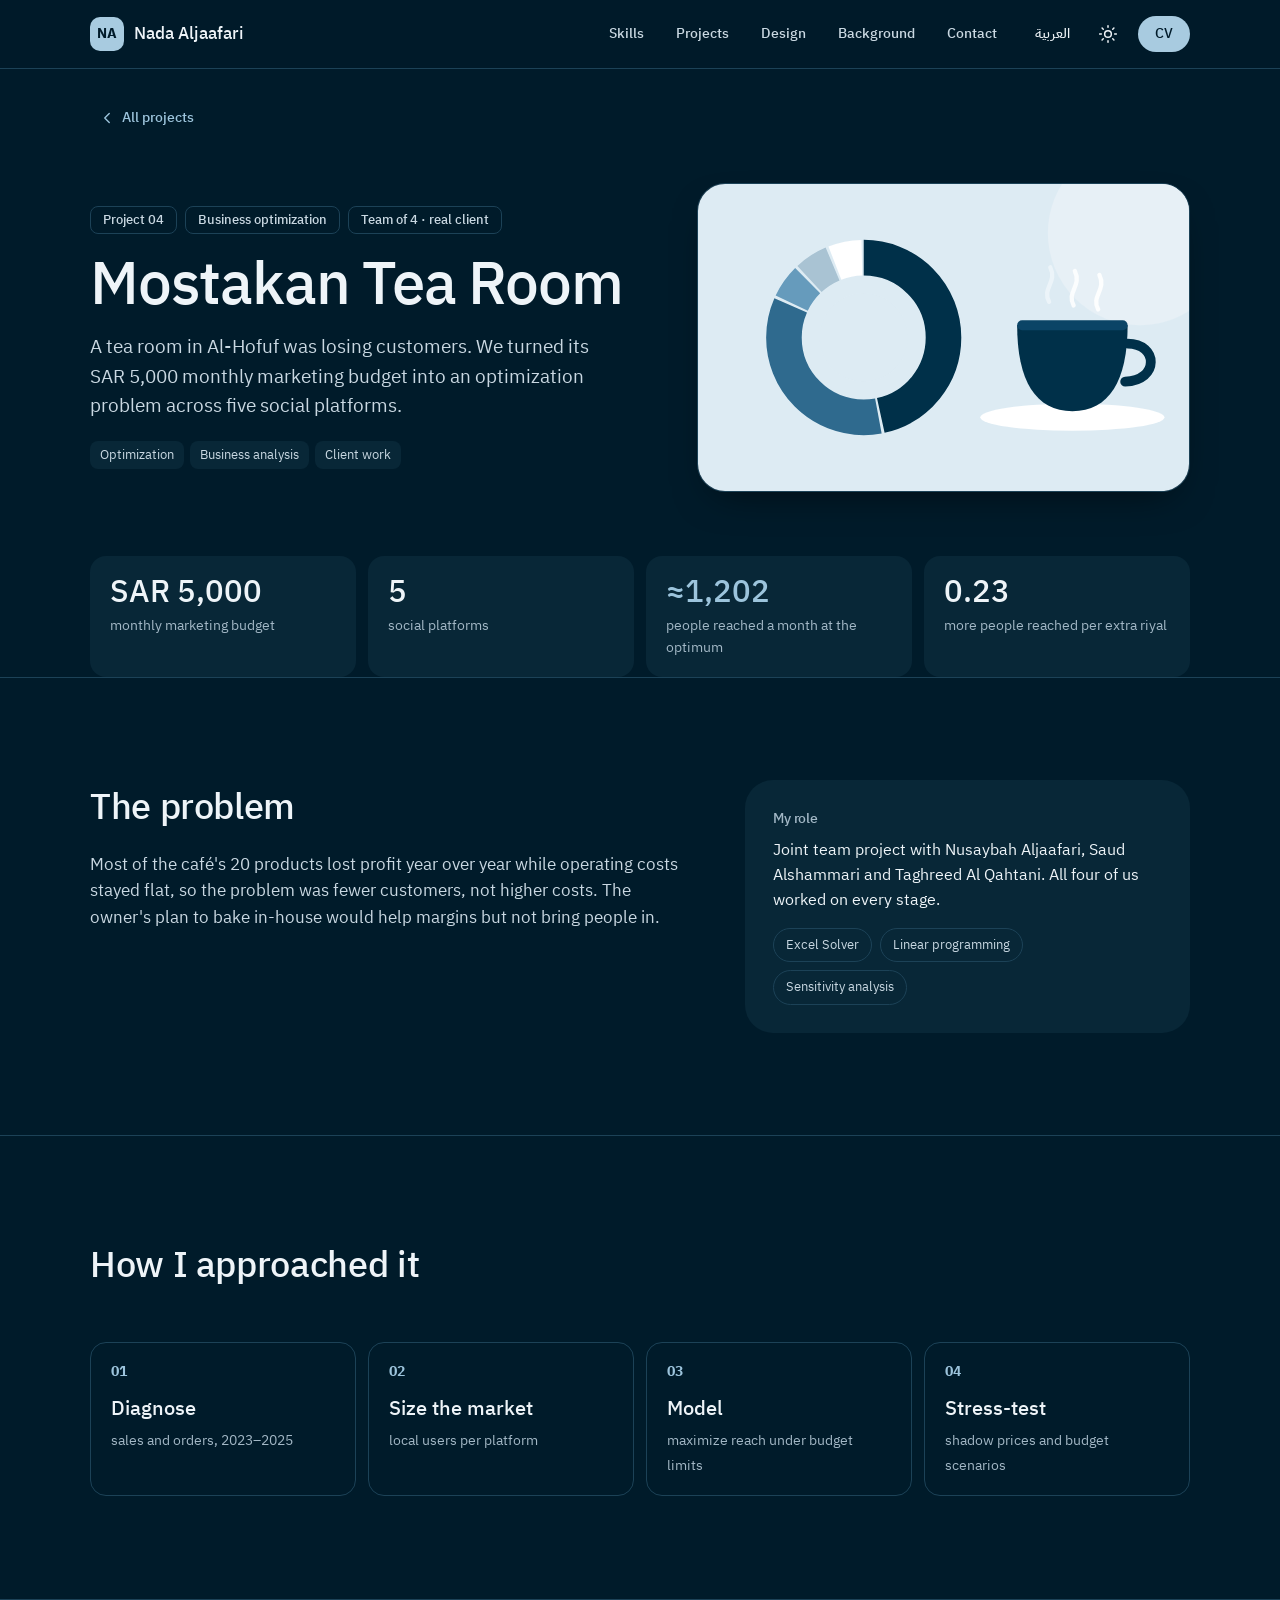
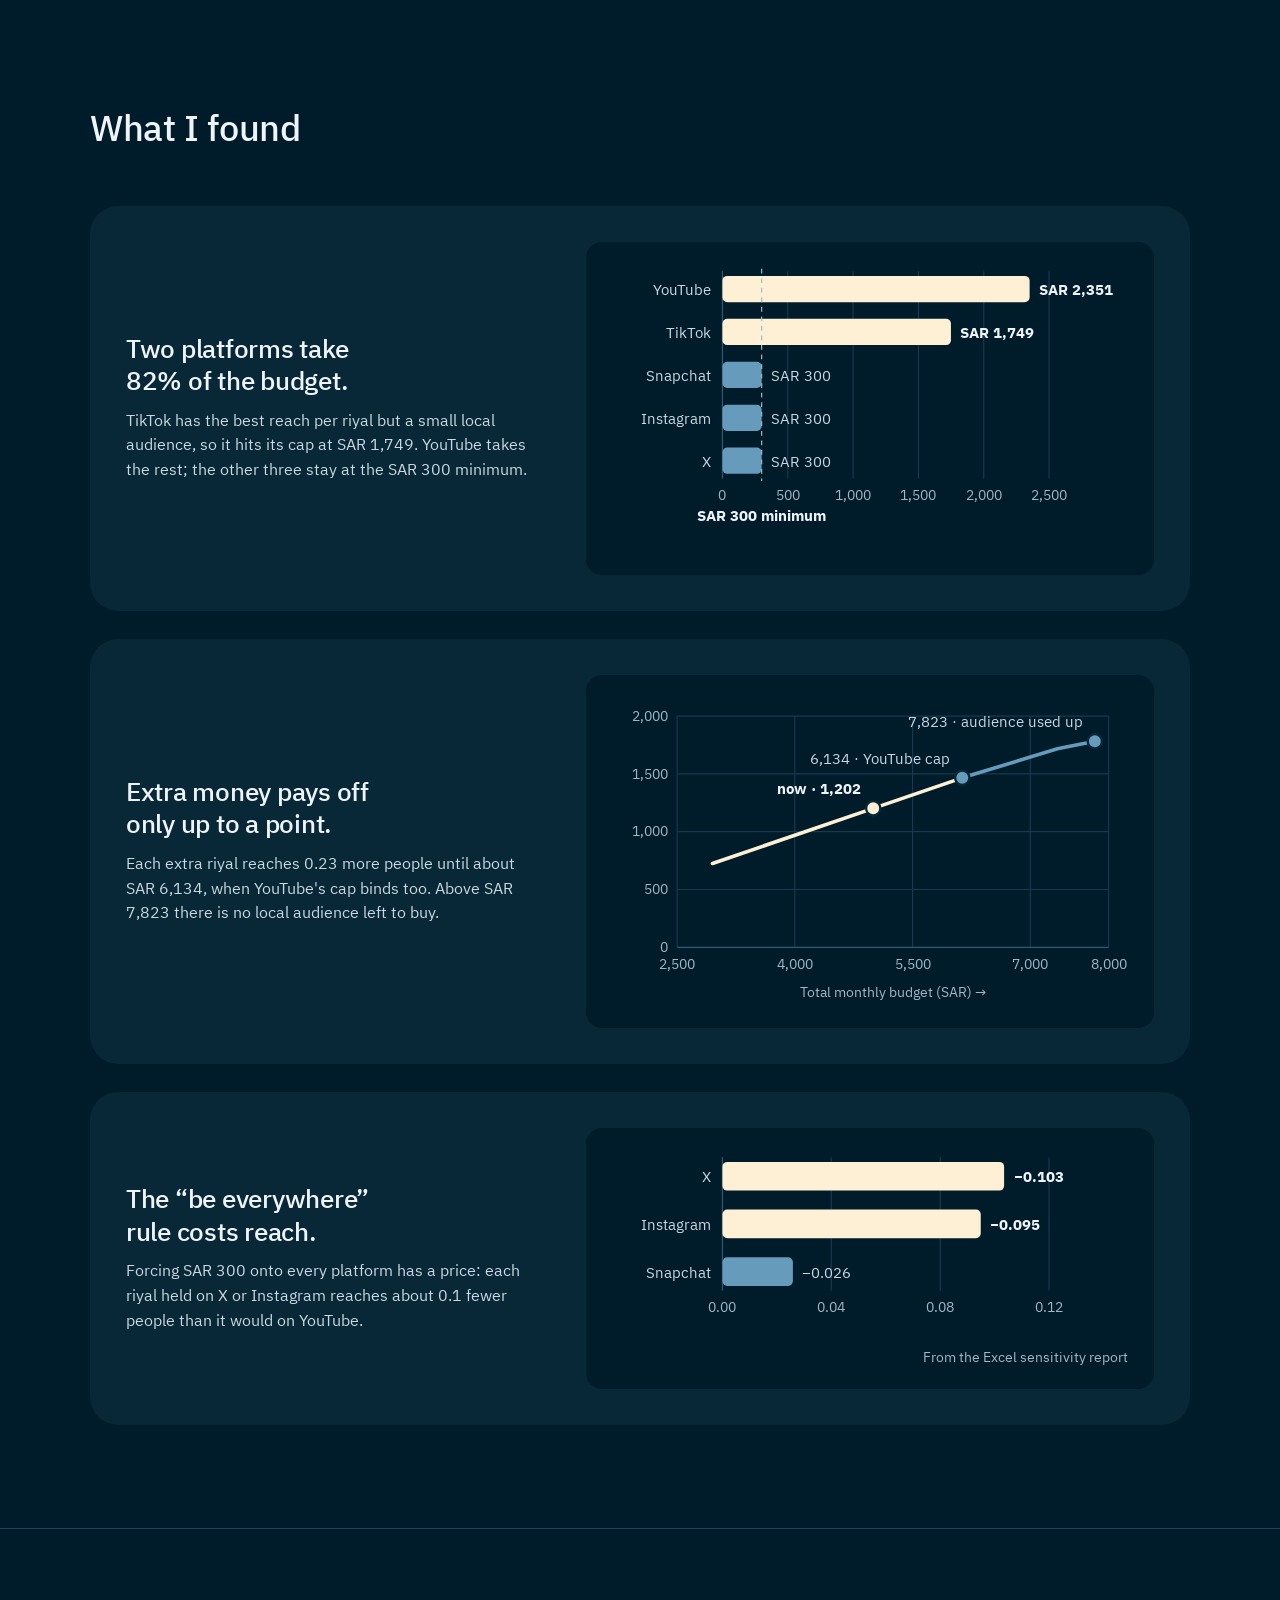
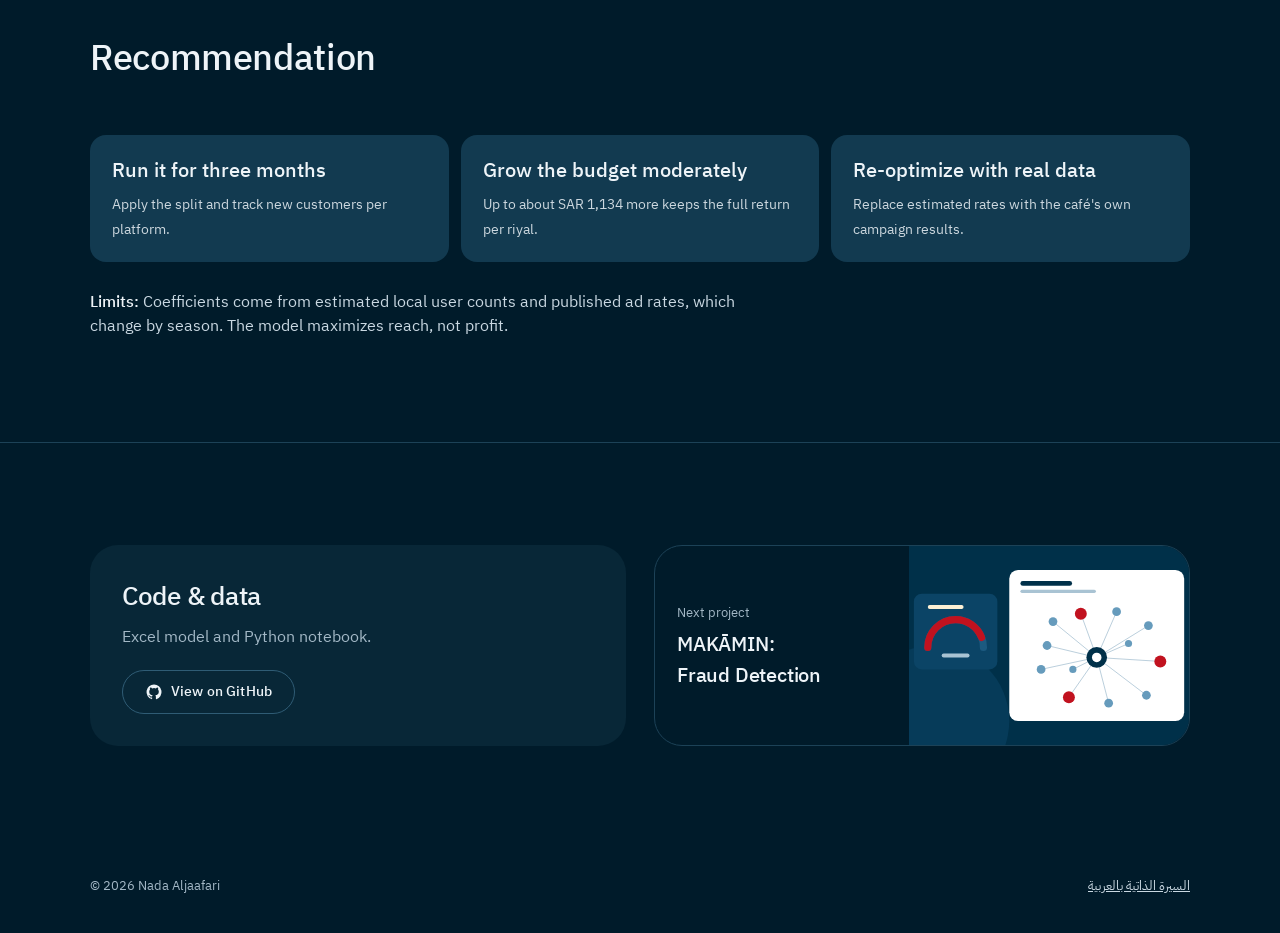
<file: mostakan.html>
<!doctype html>
<html lang="en" dir="ltr">
<head>
<meta charset="utf-8">
<meta name="viewport" content="width=device-width, initial-scale=1, viewport-fit=cover">
<title>Mostakan Tea Room · Nada Aljaafari</title>
<meta name="description" content="A linear-programming model that splits a café's SAR 5,000 marketing budget across five social platforms.">
<meta name="theme-color" content="#001B2A">
<link rel="icon" href="favicon.svg" type="image/svg+xml">
<link rel="alternate" hreflang="en" href="https://nadamis.github.io/nada-portfolio/mostakan.html">
<link rel="alternate" hreflang="ar" href="https://nadamis.github.io/nada-portfolio/ar/mostakan.html">
<meta property="og:type" content="article">
<meta property="og:title" content="Mostakan Tea Room · Nada Aljaafari">
<meta property="og:description" content="A linear-programming model that splits a café's SAR 5,000 marketing budget across five social platforms.">
<meta property="og:url" content="https://nadamis.github.io/nada-portfolio/mostakan.html">
<meta property="og:image" content="https://nadamis.github.io/nada-portfolio/og-image.png">
<meta name="twitter:card" content="summary_large_image">
<script>try{if(localStorage.getItem("mode")==="light")document.documentElement.setAttribute("data-mode","light")}catch(e){}</script>
<link rel="preconnect" href="https://fonts.googleapis.com">
<link rel="preconnect" href="https://fonts.gstatic.com" crossorigin>
<link rel="stylesheet" href="https://fonts.googleapis.com/css2?family=Google+Sans:wght@400;500;700&family=IBM+Plex+Sans+Arabic:wght@400;500;700&display=swap">
<link rel="stylesheet" href="assets/css/site.css">
</head>
<body class="cs">
<a class="skip" href="#main">Skip to content</a>

<header class="site-header">
  <div class="wrap bar">
    <a class="brand" href="index.html"><span class="mono" aria-hidden="true">NA</span><span class="name">Nada Aljaafari</span></a>
    <nav class="nav" id="nav" aria-label="Main">
      <ul class="nav-links">
        <li><a href="index.html#skills">Skills</a></li><li><a href="index.html#projects">Projects</a></li><li><a href="index.html#design">Design</a></li><li><a href="index.html#background">Background</a></li><li><a href="index.html#contact">Contact</a></li>
        <li class="nav-only-mobile"><a href="Nada_Aljaafari_CV.pdf">CV</a></li>
      </ul>
    </nav>
    <div class="tools">
      <a class="lang" href="ar/mostakan.html" hreflang="ar" lang="ar">العربية</a>
      <button class="icon-btn theme-toggle" type="button" aria-label="Switch to light mode">
        <svg class="moon" viewBox="0 0 24 24" fill="none" stroke="currentColor" stroke-width="1.8" stroke-linecap="round" stroke-linejoin="round" aria-hidden="true"><path d="M20 14.5A8 8 0 0 1 9.5 4a8 8 0 1 0 10.5 10.5Z"/></svg>
        <svg class="sun" viewBox="0 0 24 24" fill="none" stroke="currentColor" stroke-width="1.8" stroke-linecap="round" aria-hidden="true"><circle cx="12" cy="12" r="4"/><path d="M12 2v2M12 20v2M4.9 4.9l1.4 1.4M17.7 17.7l1.4 1.4M2 12h2M20 12h2M4.9 19.1l1.4-1.4M17.7 6.3l1.4-1.4"/></svg>
      </button>
      <button class="icon-btn menu-toggle" type="button" aria-expanded="false" aria-controls="nav" aria-label="Menu">
        <svg viewBox="0 0 24 24" fill="none" stroke="currentColor" stroke-width="1.8" stroke-linecap="round" aria-hidden="true"><path d="M4 7h16M4 12h16M4 17h16"/></svg>
      </button>
      <a class="btn btn-filled btn-sm nav-cta" href="Nada_Aljaafari_CV.pdf">CV</a>
    </div>
  </div>
</header>

<main id="main">
  <div class="wrap"><a class="back" href="index.html#projects"><svg viewBox="0 0 24 24" fill="none" stroke="currentColor" stroke-width="1.8" stroke-linecap="round" stroke-linejoin="round" aria-hidden="true"><path class="flip" d="M15 18l-6-6 6-6"/></svg>All projects</a></div>

  <section class="wrap cs-hero" aria-labelledby="cs-h">
    <div>
      <div class="cs-kicker"><span class="chip">Project 04</span><span class="chip">Business optimization</span><span class="chip">Team of 4 · real client</span></div>
      <h1 id="cs-h">Mostakan Tea Room</h1>
      <p class="cs-lede">A tea room in Al-Hofuf was losing customers. We turned its SAR 5,000 monthly marketing budget into an optimization problem across five social platforms.</p>
      <ul class="tags"><li>Optimization</li><li>Business analysis</li><li>Client work</li></ul>
    </div>
    <div class="cs-cover"><img src="assets/img/cover-mostakan.svg" width="800" height="500" alt=""></div>
  </section>

  <section class="wrap" aria-label="At a glance">
    <div class="stat-grid"><div class="stat"><strong>SAR 5,000</strong><span>monthly marketing budget</span></div><div class="stat"><strong>5</strong><span>social platforms</span></div><div class="stat key"><strong>≈1,202</strong><span>people reached a month at the optimum</span></div><div class="stat"><strong>0.23</strong><span>more people reached per extra riyal</span></div></div>
  </section>

  <section class="section" aria-labelledby="problem-h">
    <div class="wrap cs-two">
      <div>
        <h2 id="problem-h" class="sec-head" style="font-size:var(--fs-h2);margin-bottom:16px">The problem</h2>
        <p class="cs-text">Most of the café's 20 products lost profit year over year while operating costs stayed flat, so the problem was fewer customers, not higher costs. The owner's plan to bake in-house would help margins but not bring people in.</p>
      </div>
      <aside class="role-card reveal">
        <h3>My role</h3>
        <p>Joint team project with Nusaybah Aljaafari, Saud Alshammari and Taghreed Al Qahtani. All four of us worked on every stage.</p>
        <ul class="tool-row" lang="en" dir="ltr"><li>Excel Solver</li><li>Linear programming</li><li>Sensitivity analysis</li></ul>
      </aside>
    </div>
  </section>

  <section class="section" aria-labelledby="process-h">
    <div class="wrap">
      <div class="sec-head"><h2 id="process-h">How I approached it</h2></div>
      <ol class="steps"><li class="step reveal"><b>Diagnose</b><span>sales and orders, 2023–2025</span></li><li class="step reveal"><b>Size the market</b><span>local users per platform</span></li><li class="step reveal"><b>Model</b><span>maximize reach under budget limits</span></li><li class="step reveal"><b>Stress-test</b><span>shadow prices and budget scenarios</span></li></ol>
    </div>
  </section>

  <section class="section" aria-labelledby="findings-h">
    <div class="wrap">
      <div class="sec-head"><h2 id="findings-h">What I found</h2></div>
      <div class="findings"><article class="finding reveal"><div><h3>Two platforms take 82% of the budget.</h3><p>TikTok has the best reach per riyal but a small local audience, so it hits its cap at SAR 1,749. YouTube takes the rest; the other three stay at the SAR 300 minimum.</p></div><figure class="fig"><svg class="chart" viewBox="0 0 440 242" role="img" aria-label="Optimal monthly allocation in SAR"><line class="axis" x1="96.0" x2="96.0" y1="6" y2="180"/><text x="96.0" y="198.0" text-anchor="middle" class="t-small">0</text><line class="grid" x1="150.8" x2="150.8" y1="6" y2="180"/><text x="150.8" y="198.0" text-anchor="middle" class="t-small">500</text><line class="grid" x1="205.6" x2="205.6" y1="6" y2="180"/><text x="205.6" y="198.0" text-anchor="middle" class="t-small">1,000</text><line class="grid" x1="260.4" x2="260.4" y1="6" y2="180"/><text x="260.4" y="198.0" text-anchor="middle" class="t-small">1,500</text><line class="grid" x1="315.2" x2="315.2" y1="6" y2="180"/><text x="315.2" y="198.0" text-anchor="middle" class="t-small">2,000</text><line class="grid" x1="370.0" x2="370.0" y1="6" y2="180"/><text x="370.0" y="198.0" text-anchor="middle" class="t-small">2,500</text><text x="86.0" y="26.0" text-anchor="end" class="t-ink">YouTube</text><rect class="k grow-x" style="--d:0" x="96" y="10" width="257.7" height="22" rx="4"/><text x="361.7" y="26.0" text-anchor="start" class="t-strong">SAR 2,351</text><text x="86.0" y="62.0" text-anchor="end" class="t-ink">TikTok</text><rect class="k grow-x" style="--d:1" x="96" y="46" width="191.7" height="22" rx="4"/><text x="295.7" y="62.0" text-anchor="start" class="t-strong">SAR 1,749</text><text x="86.0" y="98.0" text-anchor="end" class="t-ink">Snapchat</text><rect class="c grow-x" style="--d:2" x="96" y="82" width="32.9" height="22" rx="4"/><text x="136.9" y="98.0" text-anchor="start" class="t-ink">SAR 300</text><text x="86.0" y="134.0" text-anchor="end" class="t-ink">Instagram</text><rect class="c grow-x" style="--d:3" x="96" y="118" width="32.9" height="22" rx="4"/><text x="136.9" y="134.0" text-anchor="start" class="t-ink">SAR 300</text><text x="86.0" y="170.0" text-anchor="end" class="t-ink">X</text><rect class="c grow-x" style="--d:4" x="96" y="154" width="32.9" height="22" rx="4"/><text x="136.9" y="170.0" text-anchor="start" class="t-ink">SAR 300</text><line class="ref" x1="128.9" x2="128.9" y1="4" y2="182"/><text x="128.9" y="216.0" text-anchor="middle" class="t-strong">SAR 300 minimum</text></svg></figure></article><article class="finding reveal"><div><h3>Extra money pays off only up to a point.</h3><p>Each extra riyal reaches 0.23 more people until about SAR 6,134, when YouTube's cap binds too. Above SAR 7,823 there is no local audience left to buy.</p></div><figure class="fig"><svg class="chart" viewBox="0 0 440 260" role="img" aria-label="Projected monthly reach vs total budget"><line class="grid" x1="58.0" x2="58.0" y1="16" y2="210"/><text x="58.0" y="228.0" text-anchor="middle" class="t-small">2,500</text><line class="grid" x1="156.7" x2="156.7" y1="16" y2="210"/><text x="156.7" y="228.0" text-anchor="middle" class="t-small">4,000</text><line class="grid" x1="255.5" x2="255.5" y1="16" y2="210"/><text x="255.5" y="228.0" text-anchor="middle" class="t-small">5,500</text><line class="grid" x1="354.2" x2="354.2" y1="16" y2="210"/><text x="354.2" y="228.0" text-anchor="middle" class="t-small">7,000</text><line class="grid" x1="420.0" x2="420.0" y1="16" y2="210"/><text x="420.0" y="228.0" text-anchor="middle" class="t-small">8,000</text><line class="axis" x1="58" x2="420" y1="210.0" y2="210.0"/><text x="50.0" y="214.0" text-anchor="end" class="t-small">0</text><line class="grid" x1="58" x2="420" y1="161.5" y2="161.5"/><text x="50.0" y="165.5" text-anchor="end" class="t-small">500</text><line class="grid" x1="58" x2="420" y1="113.0" y2="113.0"/><text x="50.0" y="117.0" text-anchor="end" class="t-small">1,000</text><line class="grid" x1="58" x2="420" y1="64.5" y2="64.5"/><text x="50.0" y="68.5" text-anchor="end" class="t-small">1,500</text><line class="grid" x1="58" x2="420" y1="16.0" y2="16.0"/><text x="50.0" y="20.0" text-anchor="end" class="t-small">2,000</text><polyline class="line-k draw" style="--len:222" fill="none" stroke-width="3" stroke-linecap="round" points="87.6,139.7 222.5,93.4 297.2,67.8"/><polyline class="line-c draw" style="--len:115" fill="none" stroke-width="3" stroke-linecap="round" points="297.2,67.8 377.0,43.4 402.4,38.3 408.4,37.1"/><circle class="k ring pop" style="--d:3" cx="222.5" cy="93.4" r="6"/><text x="212.5" y="81.4" text-anchor="end" class="t-strong">now · 1,202</text><circle class="c ring pop" style="--d:4" cx="297.2" cy="67.8" r="6"/><text x="287.2" y="55.8" text-anchor="end" class="t-ink">6,134 · YouTube cap</text><circle class="c ring pop" style="--d:5" cx="408.4" cy="37.1" r="6"/><text x="398.4" y="25.1" text-anchor="end" class="t-ink">7,823 · audience used up</text><text x="239.0" y="252.0" text-anchor="middle" class="t-small">Total monthly budget (SAR) →</text></svg></figure></article><article class="finding reveal"><div><h3>The “be everywhere” rule costs reach.</h3><p>Forcing SAR 300 onto every platform has a price: each riyal held on X or Instagram reaches about 0.1 fewer people than it would on YouTube.</p></div><figure class="fig"><svg class="chart" viewBox="0 0 440 182" role="img" aria-label="People lost per riyal forced to the minimum"><line class="axis" x1="96.0" x2="96.0" y1="6" y2="118"/><text x="96.0" y="136.0" text-anchor="middle" class="t-small">0.00</text><line class="grid" x1="187.3" x2="187.3" y1="6" y2="118"/><text x="187.3" y="136.0" text-anchor="middle" class="t-small">0.04</text><line class="grid" x1="278.7" x2="278.7" y1="6" y2="118"/><text x="278.7" y="136.0" text-anchor="middle" class="t-small">0.08</text><line class="grid" x1="370.0" x2="370.0" y1="6" y2="118"/><text x="370.0" y="136.0" text-anchor="middle" class="t-small">0.12</text><text x="86.0" y="27.0" text-anchor="end" class="t-ink">X</text><rect class="k grow-x" style="--d:0" x="96" y="10" width="236.3" height="24" rx="4"/><text x="340.3" y="27.0" text-anchor="start" class="t-strong">−0.103</text><text x="86.0" y="67.0" text-anchor="end" class="t-ink">Instagram</text><rect class="k grow-x" style="--d:1" x="96" y="50" width="216.7" height="24" rx="4"/><text x="320.7" y="67.0" text-anchor="start" class="t-strong">−0.095</text><text x="86.0" y="107.0" text-anchor="end" class="t-ink">Snapchat</text><rect class="c grow-x" style="--d:2" x="96" y="90" width="59.1" height="24" rx="4"/><text x="163.1" y="107.0" text-anchor="start" class="t-ink">−0.026</text><text x="436.0" y="178.0" text-anchor="end" class="t-small">From the Excel sensitivity report</text></svg></figure></article></div>
    </div>
  </section>

  <section class="section" aria-labelledby="decision-h">
    <div class="wrap">
      <div class="sec-head"><h2 id="decision-h">Recommendation</h2></div>
      <ol class="decisions"><li class="decision reveal"><b>Run it for three months</b><span>Apply the split and track new customers per platform.</span></li><li class="decision reveal"><b>Grow the budget moderately</b><span>Up to about SAR 1,134 more keeps the full return per riyal.</span></li><li class="decision reveal"><b>Re-optimize with real data</b><span>Replace estimated rates with the café's own campaign results.</span></li></ol>
      <h2 class="visually-hidden">Limits</h2>
      <p class="limits" style="margin-top:28px"><b style="font-weight:500;color:var(--ink)">Limits: </b>Coefficients come from estimated local user counts and published ad rates, which change by season. The model maximizes reach, not profit.</p>
    </div>
  </section>

  <section class="section" aria-label="Next project">
    <div class="wrap next-wrap">
      <div class="code-card">
        <div><h3>Code & data</h3><p>Excel model and Python notebook.</p></div>
        <div><a class="btn btn-outlined" href="https://github.com/NadaMIS/mostakan-marketing-optimization"><svg viewBox="0 0 24 24" fill="currentColor" aria-hidden="true"><path d="M12 2a10 10 0 0 0-3.16 19.49c.5.09.68-.22.68-.48v-1.7c-2.78.6-3.37-1.34-3.37-1.34-.45-1.16-1.11-1.47-1.11-1.47-.91-.62.07-.61.07-.61 1 .07 1.53 1.04 1.53 1.04.9 1.53 2.35 1.09 2.92.83.09-.65.35-1.09.64-1.34-2.22-.25-4.55-1.11-4.55-4.94 0-1.09.39-1.98 1.03-2.68-.1-.25-.45-1.27.1-2.65 0 0 .84-.27 2.75 1.02a9.5 9.5 0 0 1 5 0c1.91-1.29 2.75-1.02 2.75-1.02.55 1.38.2 2.4.1 2.65.64.7 1.03 1.59 1.03 2.68 0 3.84-2.34 4.69-4.57 4.93.36.31.68.92.68 1.86v2.75c0 .27.18.58.69.48A10 10 0 0 0 12 2Z"/></svg>View on GitHub</a></div>
      </div>
      <div class="next-card">
        <div class="body"><span class="lbl">Next project</span><h3><a href="makamin.html">MAKĀMIN: Fraud Detection</a></h3></div>
        <img src="assets/img/cover-makamin.svg" width="800" height="500" alt="" loading="lazy">
      </div>
    </div>
  </section>
</main>

<footer class="site-footer">
  <div class="wrap">
    <span>© 2026 Nada Aljaafari</span>
    <a href="Nada_Aljaafari_CV_AR.pdf" hreflang="ar" lang="ar">السيرة الذاتية بالعربية</a>
  </div>
</footer>

<script src="assets/js/site.js" defer></script>
</body>
</html>
</file>
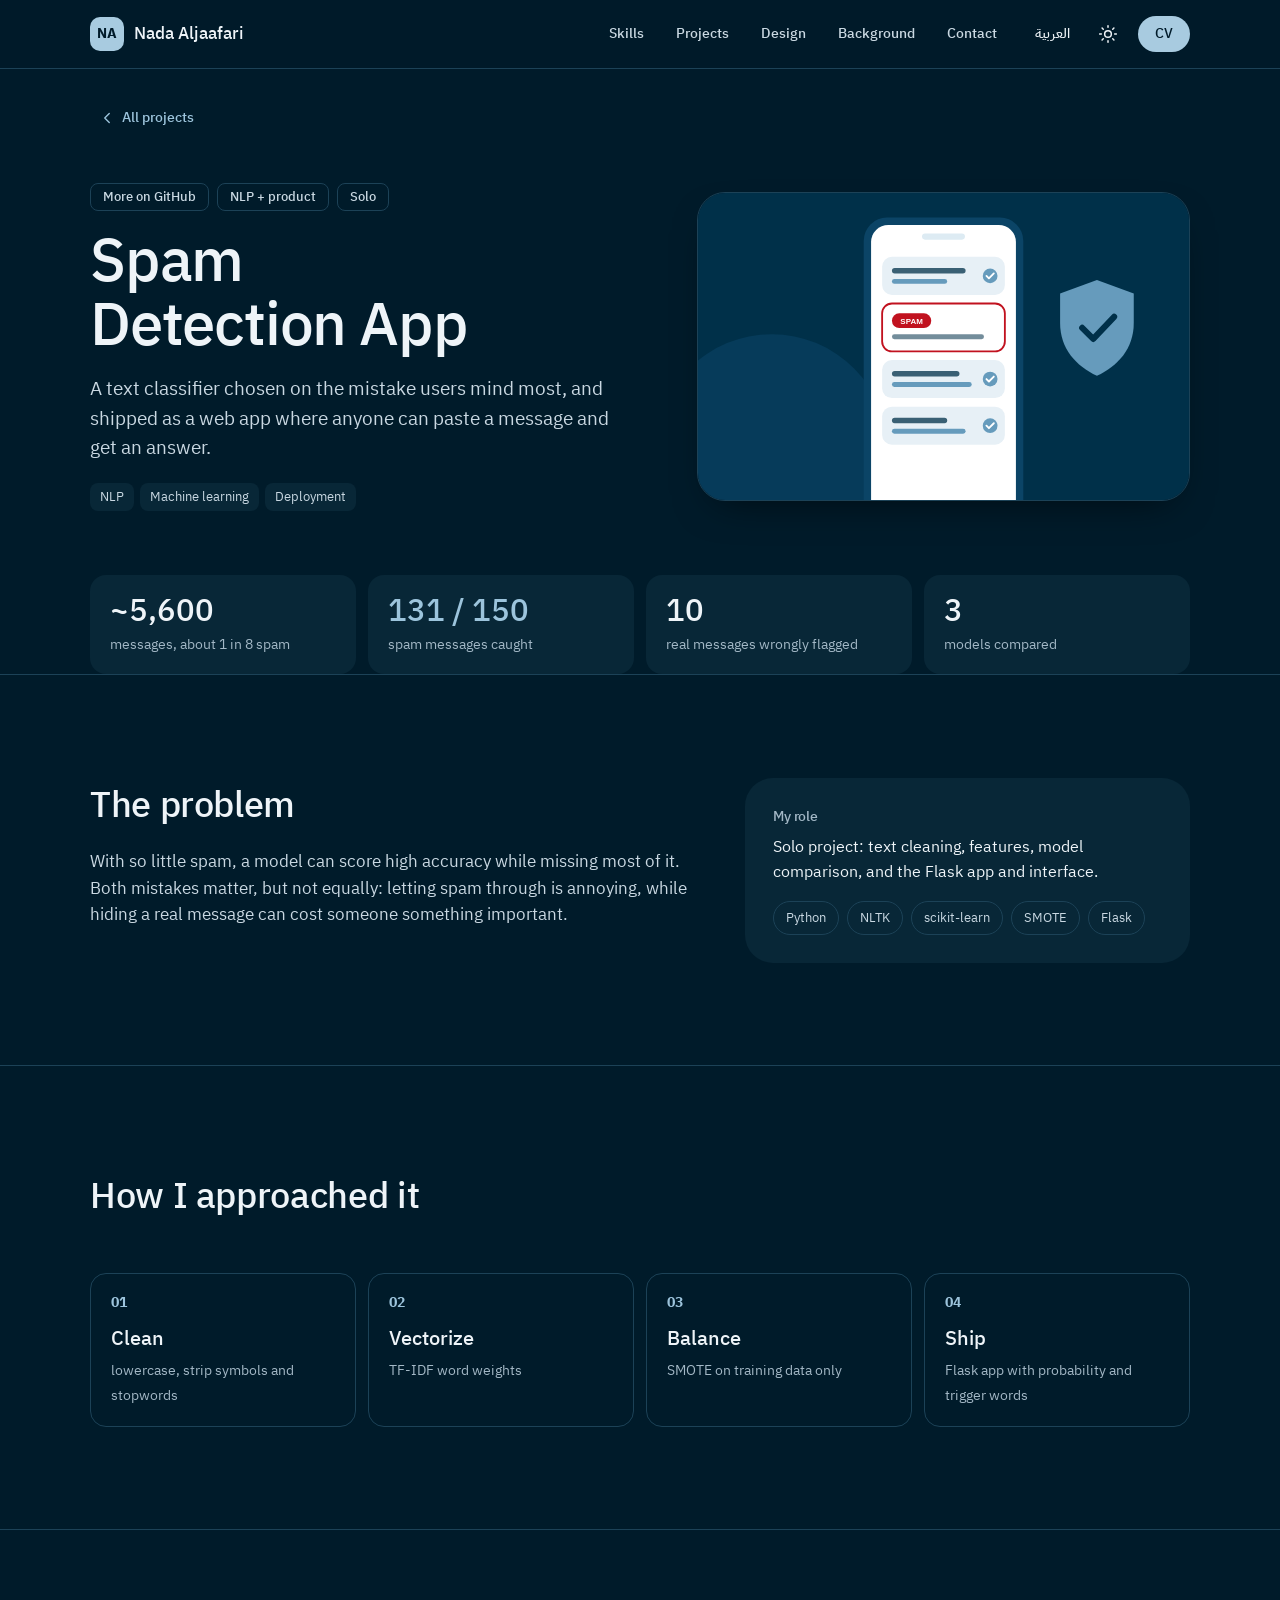
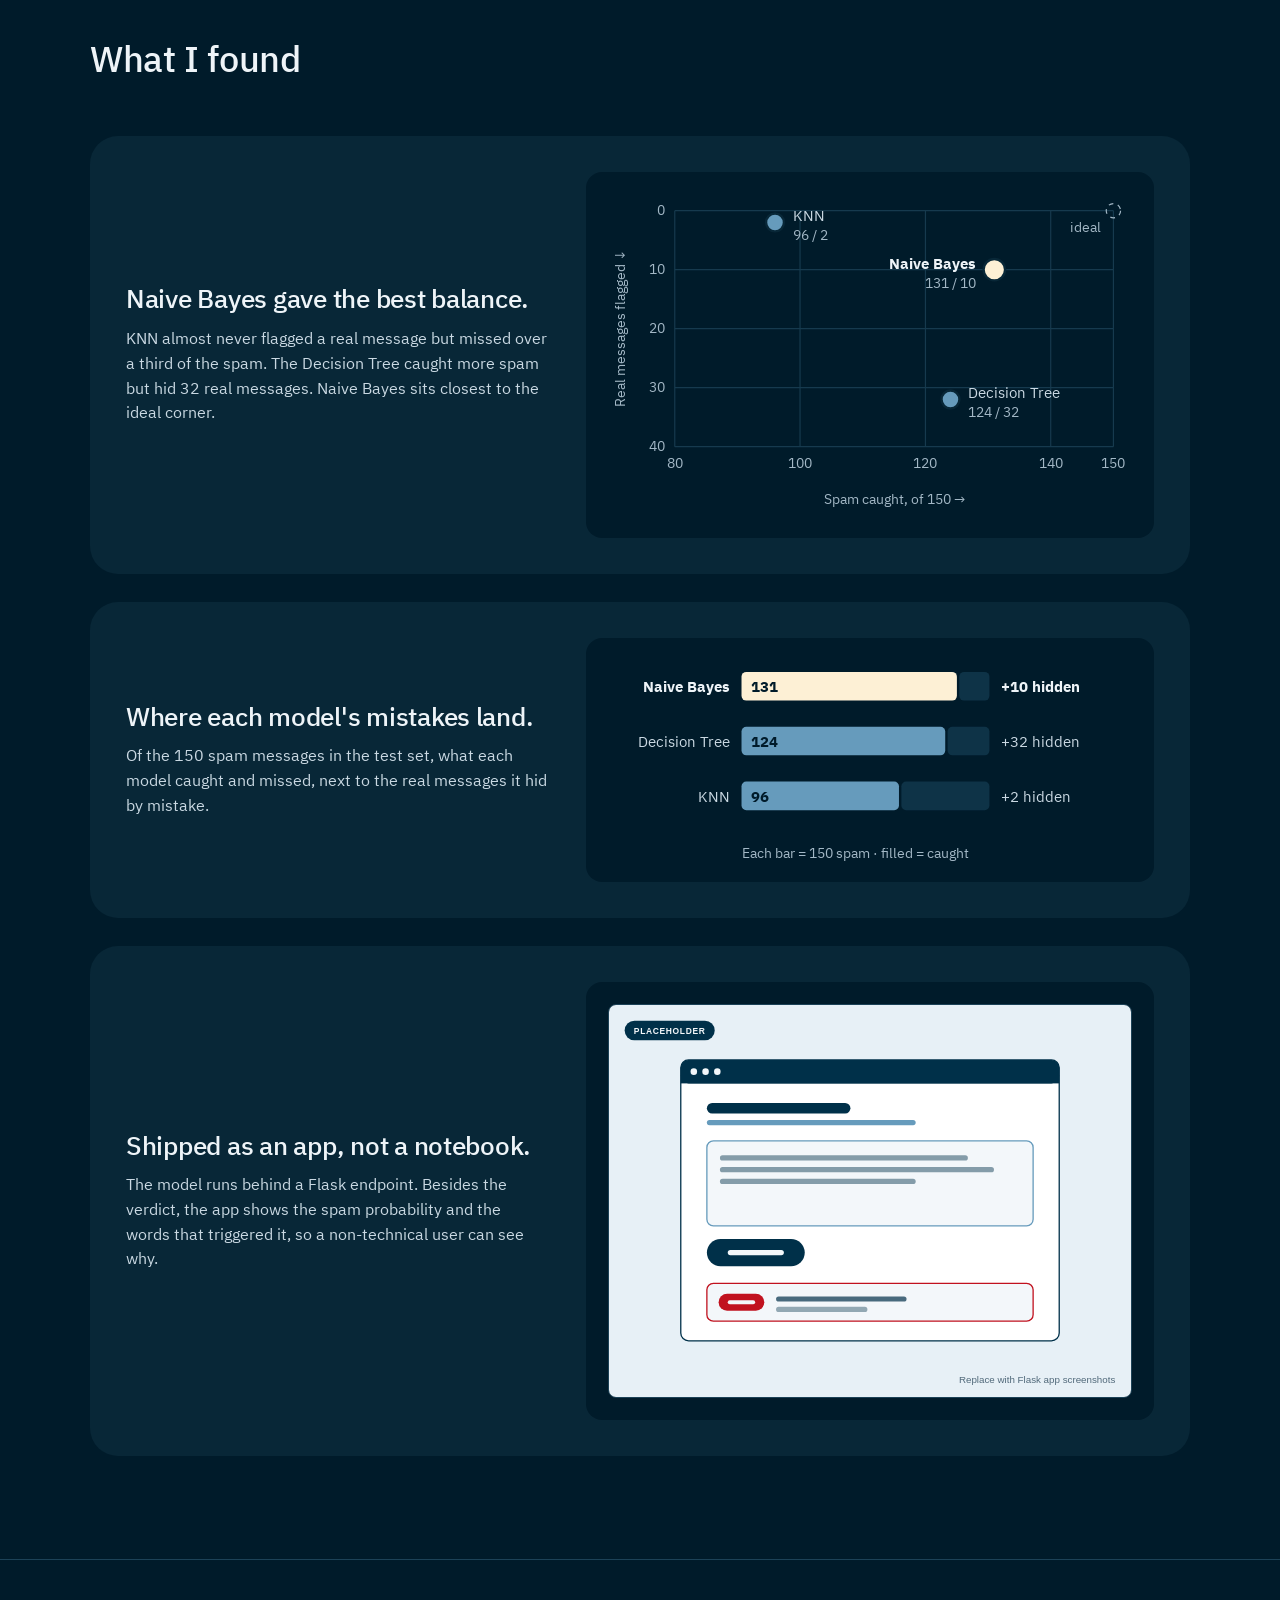
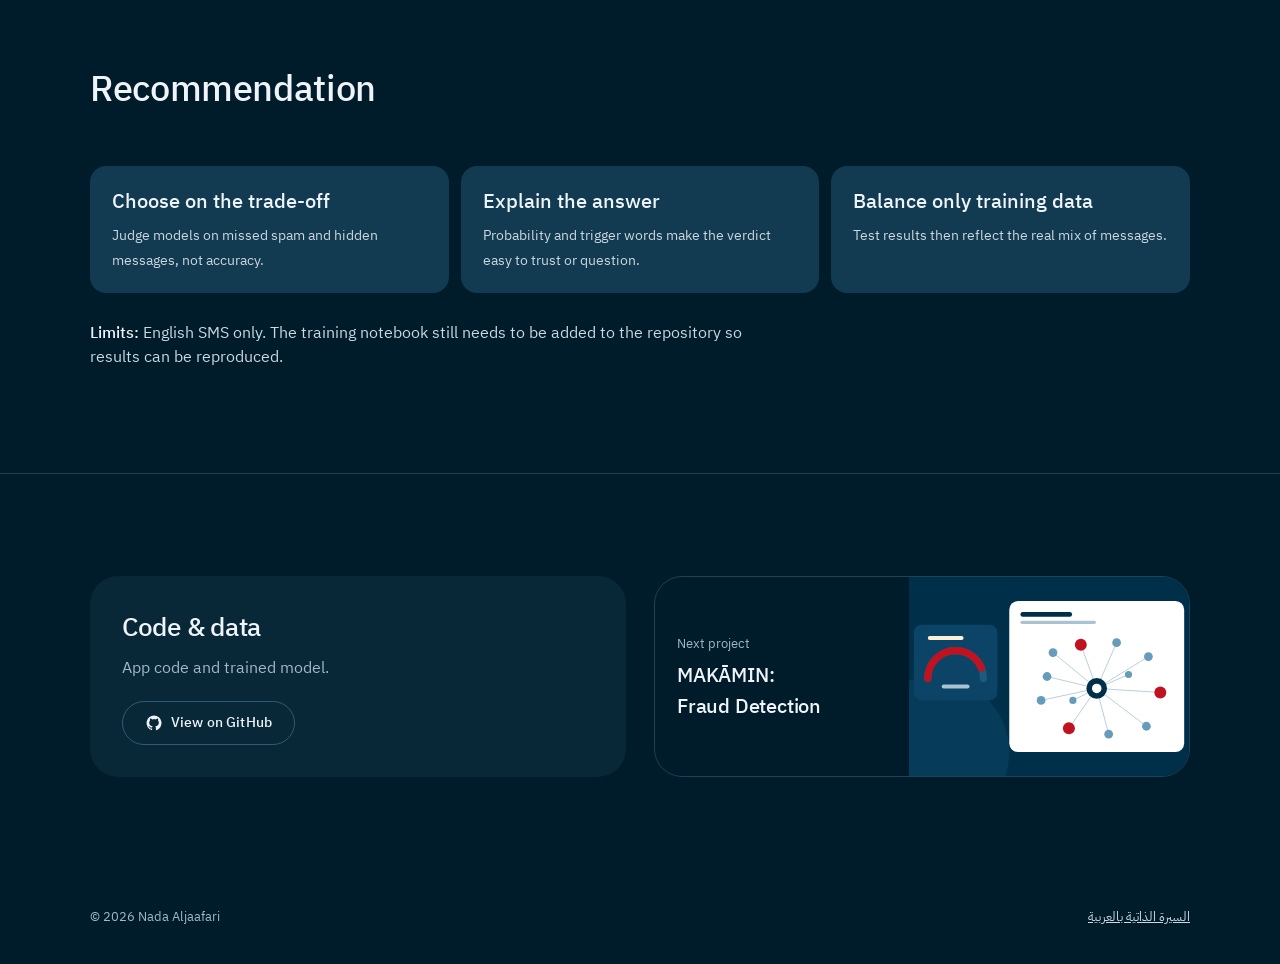
<file: spam-detector.html>
<!doctype html>
<html lang="en" dir="ltr">
<head>
<meta charset="utf-8">
<meta name="viewport" content="width=device-width, initial-scale=1, viewport-fit=cover">
<title>Spam Detection App · Nada Aljaafari</title>
<meta name="description" content="An NLP spam classifier chosen on the trade-off users feel, shipped as a Flask web app.">
<meta name="theme-color" content="#001B2A">
<link rel="icon" href="favicon.svg" type="image/svg+xml">
<link rel="alternate" hreflang="en" href="https://nadamis.github.io/nada-portfolio/spam-detector.html">
<link rel="alternate" hreflang="ar" href="https://nadamis.github.io/nada-portfolio/ar/spam-detector.html">
<meta property="og:type" content="article">
<meta property="og:title" content="Spam Detection App · Nada Aljaafari">
<meta property="og:description" content="An NLP spam classifier chosen on the trade-off users feel, shipped as a Flask web app.">
<meta property="og:url" content="https://nadamis.github.io/nada-portfolio/spam-detector.html">
<meta property="og:image" content="https://nadamis.github.io/nada-portfolio/og-image.png">
<meta name="twitter:card" content="summary_large_image">
<script>try{if(localStorage.getItem("mode")==="light")document.documentElement.setAttribute("data-mode","light")}catch(e){}</script>
<link rel="preconnect" href="https://fonts.googleapis.com">
<link rel="preconnect" href="https://fonts.gstatic.com" crossorigin>
<link rel="stylesheet" href="https://fonts.googleapis.com/css2?family=Google+Sans:wght@400;500;700&family=IBM+Plex+Sans+Arabic:wght@400;500;700&display=swap">
<link rel="stylesheet" href="assets/css/site.css">
</head>
<body class="cs">
<a class="skip" href="#main">Skip to content</a>

<header class="site-header">
  <div class="wrap bar">
    <a class="brand" href="index.html"><span class="mono" aria-hidden="true">NA</span><span class="name">Nada Aljaafari</span></a>
    <nav class="nav" id="nav" aria-label="Main">
      <ul class="nav-links">
        <li><a href="index.html#skills">Skills</a></li><li><a href="index.html#projects">Projects</a></li><li><a href="index.html#design">Design</a></li><li><a href="index.html#background">Background</a></li><li><a href="index.html#contact">Contact</a></li>
        <li class="nav-only-mobile"><a href="Nada_Aljaafari_CV.pdf">CV</a></li>
      </ul>
    </nav>
    <div class="tools">
      <a class="lang" href="ar/spam-detector.html" hreflang="ar" lang="ar">العربية</a>
      <button class="icon-btn theme-toggle" type="button" aria-label="Switch to light mode">
        <svg class="moon" viewBox="0 0 24 24" fill="none" stroke="currentColor" stroke-width="1.8" stroke-linecap="round" stroke-linejoin="round" aria-hidden="true"><path d="M20 14.5A8 8 0 0 1 9.5 4a8 8 0 1 0 10.5 10.5Z"/></svg>
        <svg class="sun" viewBox="0 0 24 24" fill="none" stroke="currentColor" stroke-width="1.8" stroke-linecap="round" aria-hidden="true"><circle cx="12" cy="12" r="4"/><path d="M12 2v2M12 20v2M4.9 4.9l1.4 1.4M17.7 17.7l1.4 1.4M2 12h2M20 12h2M4.9 19.1l1.4-1.4M17.7 6.3l1.4-1.4"/></svg>
      </button>
      <button class="icon-btn menu-toggle" type="button" aria-expanded="false" aria-controls="nav" aria-label="Menu">
        <svg viewBox="0 0 24 24" fill="none" stroke="currentColor" stroke-width="1.8" stroke-linecap="round" aria-hidden="true"><path d="M4 7h16M4 12h16M4 17h16"/></svg>
      </button>
      <a class="btn btn-filled btn-sm nav-cta" href="Nada_Aljaafari_CV.pdf">CV</a>
    </div>
  </div>
</header>

<main id="main">
  <div class="wrap"><a class="back" href="index.html#projects"><svg viewBox="0 0 24 24" fill="none" stroke="currentColor" stroke-width="1.8" stroke-linecap="round" stroke-linejoin="round" aria-hidden="true"><path class="flip" d="M15 18l-6-6 6-6"/></svg>All projects</a></div>

  <section class="wrap cs-hero" aria-labelledby="cs-h">
    <div>
      <div class="cs-kicker"><span class="chip">More on GitHub</span><span class="chip">NLP + product</span><span class="chip">Solo</span></div>
      <h1 id="cs-h">Spam Detection App</h1>
      <p class="cs-lede">A text classifier chosen on the mistake users mind most, and shipped as a web app where anyone can paste a message and get an answer.</p>
      <ul class="tags"><li>NLP</li><li>Machine learning</li><li>Deployment</li></ul>
    </div>
    <div class="cs-cover"><img src="assets/img/cover-spam.svg" width="800" height="500" alt=""></div>
  </section>

  <section class="wrap" aria-label="At a glance">
    <div class="stat-grid"><div class="stat"><strong>~5,600</strong><span>messages, about 1 in 8 spam</span></div><div class="stat key"><strong>131 / 150</strong><span>spam messages caught</span></div><div class="stat"><strong>10</strong><span>real messages wrongly flagged</span></div><div class="stat"><strong>3</strong><span>models compared</span></div></div>
  </section>

  <section class="section" aria-labelledby="problem-h">
    <div class="wrap cs-two">
      <div>
        <h2 id="problem-h" class="sec-head" style="font-size:var(--fs-h2);margin-bottom:16px">The problem</h2>
        <p class="cs-text">With so little spam, a model can score high accuracy while missing most of it. Both mistakes matter, but not equally: letting spam through is annoying, while hiding a real message can cost someone something important.</p>
      </div>
      <aside class="role-card reveal">
        <h3>My role</h3>
        <p>Solo project: text cleaning, features, model comparison, and the Flask app and interface.</p>
        <ul class="tool-row" lang="en" dir="ltr"><li>Python</li><li>NLTK</li><li>scikit-learn</li><li>SMOTE</li><li>Flask</li></ul>
      </aside>
    </div>
  </section>

  <section class="section" aria-labelledby="process-h">
    <div class="wrap">
      <div class="sec-head"><h2 id="process-h">How I approached it</h2></div>
      <ol class="steps"><li class="step reveal"><b>Clean</b><span>lowercase, strip symbols and stopwords</span></li><li class="step reveal"><b>Vectorize</b><span>TF-IDF word weights</span></li><li class="step reveal"><b>Balance</b><span>SMOTE on training data only</span></li><li class="step reveal"><b>Ship</b><span>Flask app with probability and trigger words</span></li></ol>
    </div>
  </section>

  <section class="section" aria-labelledby="findings-h">
    <div class="wrap">
      <div class="sec-head"><h2 id="findings-h">What I found</h2></div>
      <div class="findings"><article class="finding reveal"><div><h3>Naive Bayes gave the best balance.</h3><p>KNN almost never flagged a real message but missed over a third of the spam. The Decision Tree caught more spam but hid 32 real messages. Naive Bayes sits closest to the ideal corner.</p></div><figure class="fig"><svg class="chart" viewBox="0 0 440 270" role="img" aria-label="Spam caught vs real messages flagged"><line class="grid" x1="56.0" x2="56.0" y1="14" y2="212"/><text x="56.0" y="230.0" text-anchor="middle" class="t-small">80</text><line class="grid" x1="161.1" x2="161.1" y1="14" y2="212"/><text x="161.1" y="230.0" text-anchor="middle" class="t-small">100</text><line class="grid" x1="266.3" x2="266.3" y1="14" y2="212"/><text x="266.3" y="230.0" text-anchor="middle" class="t-small">120</text><line class="grid" x1="371.4" x2="371.4" y1="14" y2="212"/><text x="371.4" y="230.0" text-anchor="middle" class="t-small">140</text><line class="grid" x1="424.0" x2="424.0" y1="14" y2="212"/><text x="424.0" y="230.0" text-anchor="middle" class="t-small">150</text><line class="grid" x1="56" x2="424" y1="14.0" y2="14.0"/><text x="48.0" y="18.0" text-anchor="end" class="t-small">0</text><line class="grid" x1="56" x2="424" y1="63.5" y2="63.5"/><text x="48.0" y="67.5" text-anchor="end" class="t-small">10</text><line class="grid" x1="56" x2="424" y1="113.0" y2="113.0"/><text x="48.0" y="117.0" text-anchor="end" class="t-small">20</text><line class="grid" x1="56" x2="424" y1="162.5" y2="162.5"/><text x="48.0" y="166.5" text-anchor="end" class="t-small">30</text><line class="grid" x1="56" x2="424" y1="212.0" y2="212.0"/><text x="48.0" y="216.0" text-anchor="end" class="t-small">40</text><text x="240.0" y="260.0" text-anchor="middle" class="t-small">Spam caught, of 150 →</text><text x="14.0" y="113.0" text-anchor="middle" class="t-small" transform="rotate(-90 14 113.0)">Real messages flagged ↓</text><circle class="ref" fill="none" cx="424.0" cy="14.0" r="6"/><text x="414.0" y="32.0" text-anchor="end" class="t-small">ideal</text><circle class="k ring pop" style="--d:0" cx="324.1" cy="63.5" r="9"/><text x="309.1" y="62.5" text-anchor="end" class="t-strong">Naive Bayes</text><text x="309.1" y="78.5" text-anchor="end" class="t-small">131 / 10</text><circle class="c ring pop" style="--d:1" cx="287.3" cy="172.4" r="7.5"/><text x="302.3" y="171.4" text-anchor="start" class="t-ink">Decision Tree</text><text x="302.3" y="187.4" text-anchor="start" class="t-small">124 / 32</text><circle class="c ring pop" style="--d:2" cx="140.1" cy="23.9" r="7.5"/><text x="155.1" y="22.9" text-anchor="start" class="t-ink">KNN</text><text x="155.1" y="38.9" text-anchor="start" class="t-small">96 / 2</text></svg></figure></article><article class="finding reveal"><div><h3>Where each model's mistakes land.</h3><p>Of the 150 spam messages in the test set, what each model caught and missed, next to the real messages it hid by mistake.</p></div><figure class="fig"><svg class="chart" viewBox="0 0 440 168" role="img" aria-label="Spam caught and missed per model"><text x="102.0" y="27.0" text-anchor="end" class="t-strong">Naive Bayes</text><rect class="k grow-x" style="--d:0" x="112" y="10" width="180.7" height="24" rx="4"/><rect class="track" x="294.7" y="10" width="25.3" height="24" rx="4"/><text x="120.0" y="27.0" text-anchor="start" class="t-on-key">131</text><text x="330.0" y="27.0" text-anchor="start" class="t-strong">+10 hidden</text><text x="102.0" y="73.0" text-anchor="end" class="t-ink">Decision Tree</text><rect class="c grow-x" style="--d:1" x="112" y="56" width="170.9" height="24" rx="4"/><rect class="track" x="284.9" y="56" width="35.1" height="24" rx="4"/><text x="120.0" y="73.0" text-anchor="start" class="t-on-ctx">124</text><text x="330.0" y="73.0" text-anchor="start" class="t-ink">+32 hidden</text><text x="102.0" y="119.0" text-anchor="end" class="t-ink">KNN</text><rect class="c grow-x" style="--d:2" x="112" y="102" width="132.1" height="24" rx="4"/><rect class="track" x="246.1" y="102" width="73.9" height="24" rx="4"/><text x="120.0" y="119.0" text-anchor="start" class="t-on-ctx">96</text><text x="330.0" y="119.0" text-anchor="start" class="t-ink">+2 hidden</text><text x="112.0" y="166.0" text-anchor="start" class="t-small">Each bar = 150 spam · filled = caught</text></svg></figure></article><article class="finding reveal"><div><h3>Shipped as an app, not a notebook.</h3><p>The model runs behind a Flask endpoint. Besides the verdict, the app shows the spam probability and the words that triggered it, so a non-technical user can see why.</p></div><figure class="fig"><img class="shot" src="assets/img/placeholder-spam-ui.svg" width="800" height="600" alt="Placeholder: spam checker web app screen" loading="lazy"></figure></article></div>
    </div>
  </section>

  <section class="section" aria-labelledby="decision-h">
    <div class="wrap">
      <div class="sec-head"><h2 id="decision-h">Recommendation</h2></div>
      <ol class="decisions"><li class="decision reveal"><b>Choose on the trade-off</b><span>Judge models on missed spam and hidden messages, not accuracy.</span></li><li class="decision reveal"><b>Explain the answer</b><span>Probability and trigger words make the verdict easy to trust or question.</span></li><li class="decision reveal"><b>Balance only training data</b><span>Test results then reflect the real mix of messages.</span></li></ol>
      <h2 class="visually-hidden">Limits</h2>
      <p class="limits" style="margin-top:28px"><b style="font-weight:500;color:var(--ink)">Limits: </b>English SMS only. The training notebook still needs to be added to the repository so results can be reproduced.</p>
    </div>
  </section>

  <section class="section" aria-label="Next project">
    <div class="wrap next-wrap">
      <div class="code-card">
        <div><h3>Code & data</h3><p>App code and trained model.</p></div>
        <div><a class="btn btn-outlined" href="https://github.com/NadaMIS/spam-detector"><svg viewBox="0 0 24 24" fill="currentColor" aria-hidden="true"><path d="M12 2a10 10 0 0 0-3.16 19.49c.5.09.68-.22.68-.48v-1.7c-2.78.6-3.37-1.34-3.37-1.34-.45-1.16-1.11-1.47-1.11-1.47-.91-.62.07-.61.07-.61 1 .07 1.53 1.04 1.53 1.04.9 1.53 2.35 1.09 2.92.83.09-.65.35-1.09.64-1.34-2.22-.25-4.55-1.11-4.55-4.94 0-1.09.39-1.98 1.03-2.68-.1-.25-.45-1.27.1-2.65 0 0 .84-.27 2.75 1.02a9.5 9.5 0 0 1 5 0c1.91-1.29 2.75-1.02 2.75-1.02.55 1.38.2 2.4.1 2.65.64.7 1.03 1.59 1.03 2.68 0 3.84-2.34 4.69-4.57 4.93.36.31.68.92.68 1.86v2.75c0 .27.18.58.69.48A10 10 0 0 0 12 2Z"/></svg>View on GitHub</a></div>
      </div>
      <div class="next-card">
        <div class="body"><span class="lbl">Next project</span><h3><a href="makamin.html">MAKĀMIN: Fraud Detection</a></h3></div>
        <img src="assets/img/cover-makamin.svg" width="800" height="500" alt="" loading="lazy">
      </div>
    </div>
  </section>
</main>

<footer class="site-footer">
  <div class="wrap">
    <span>© 2026 Nada Aljaafari</span>
    <a href="Nada_Aljaafari_CV_AR.pdf" hreflang="ar" lang="ar">السيرة الذاتية بالعربية</a>
  </div>
</footer>

<script src="assets/js/site.js" defer></script>
</body>
</html>
</file>
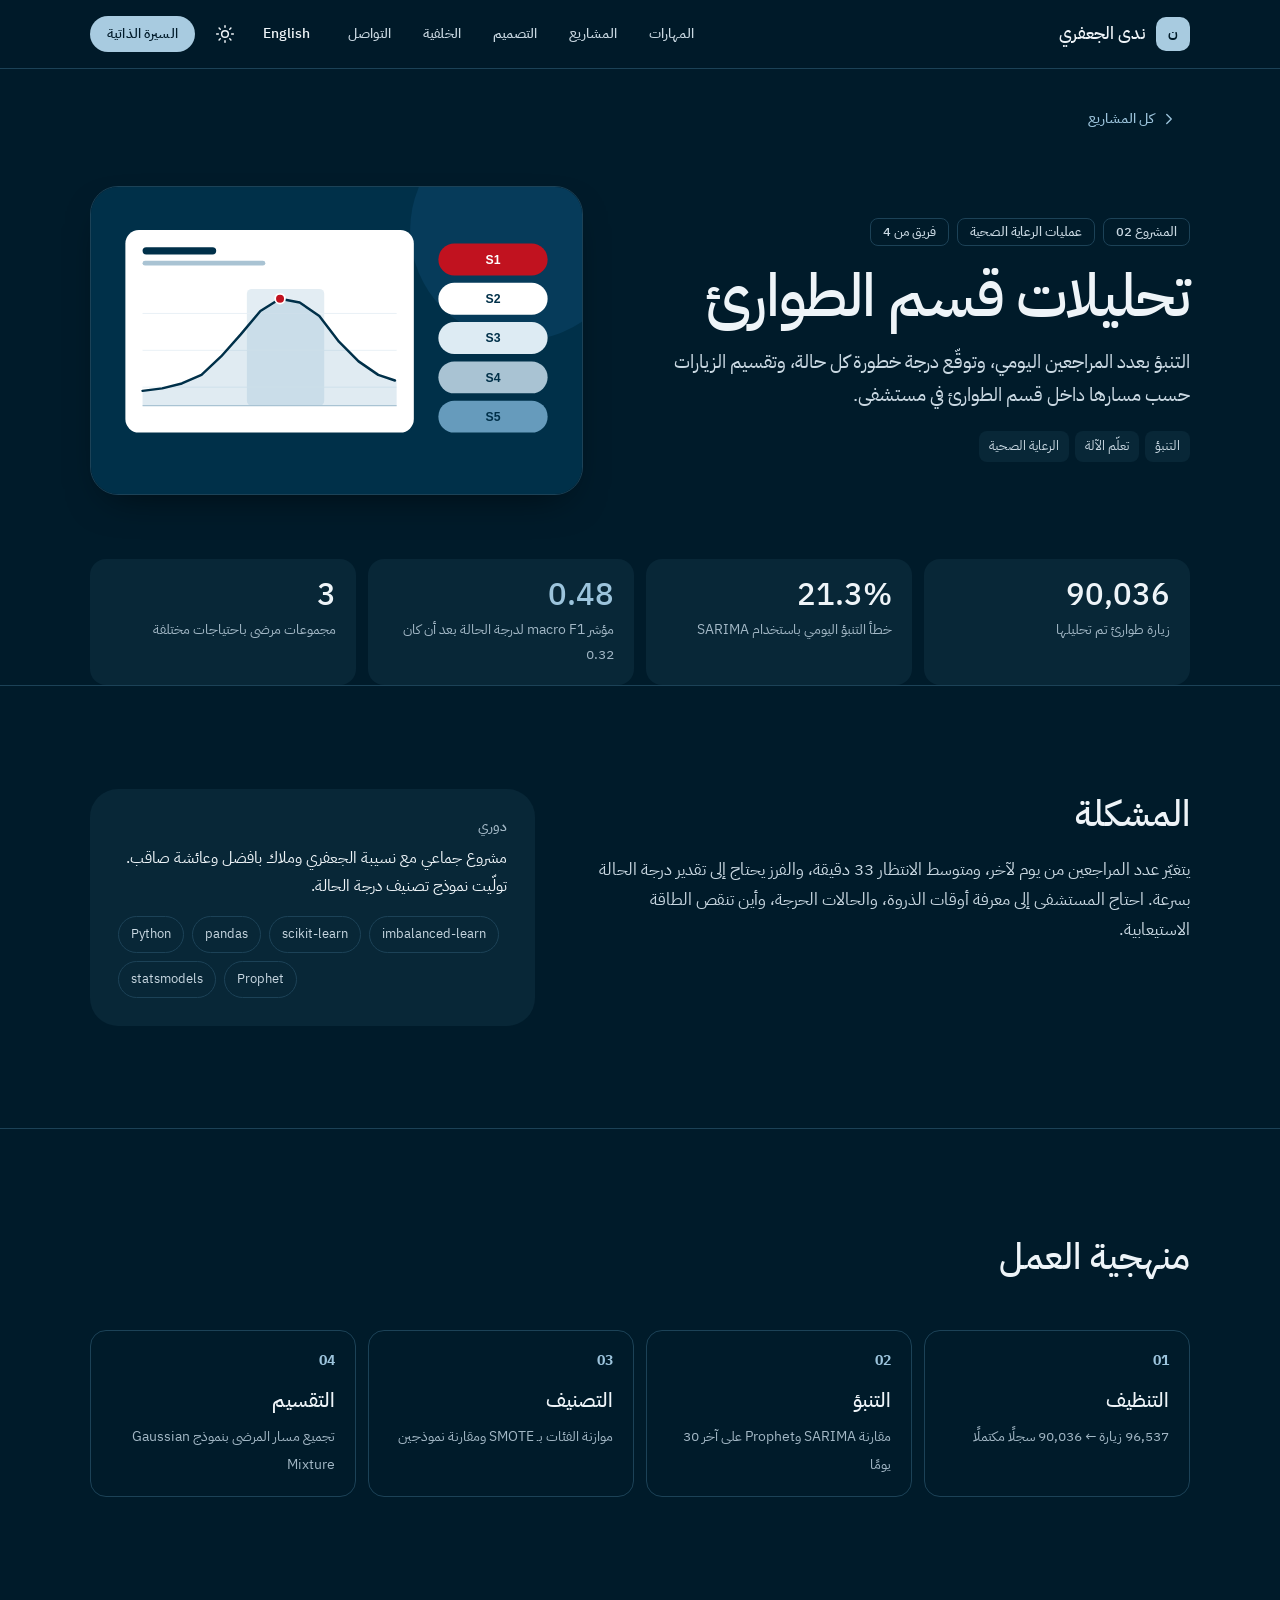
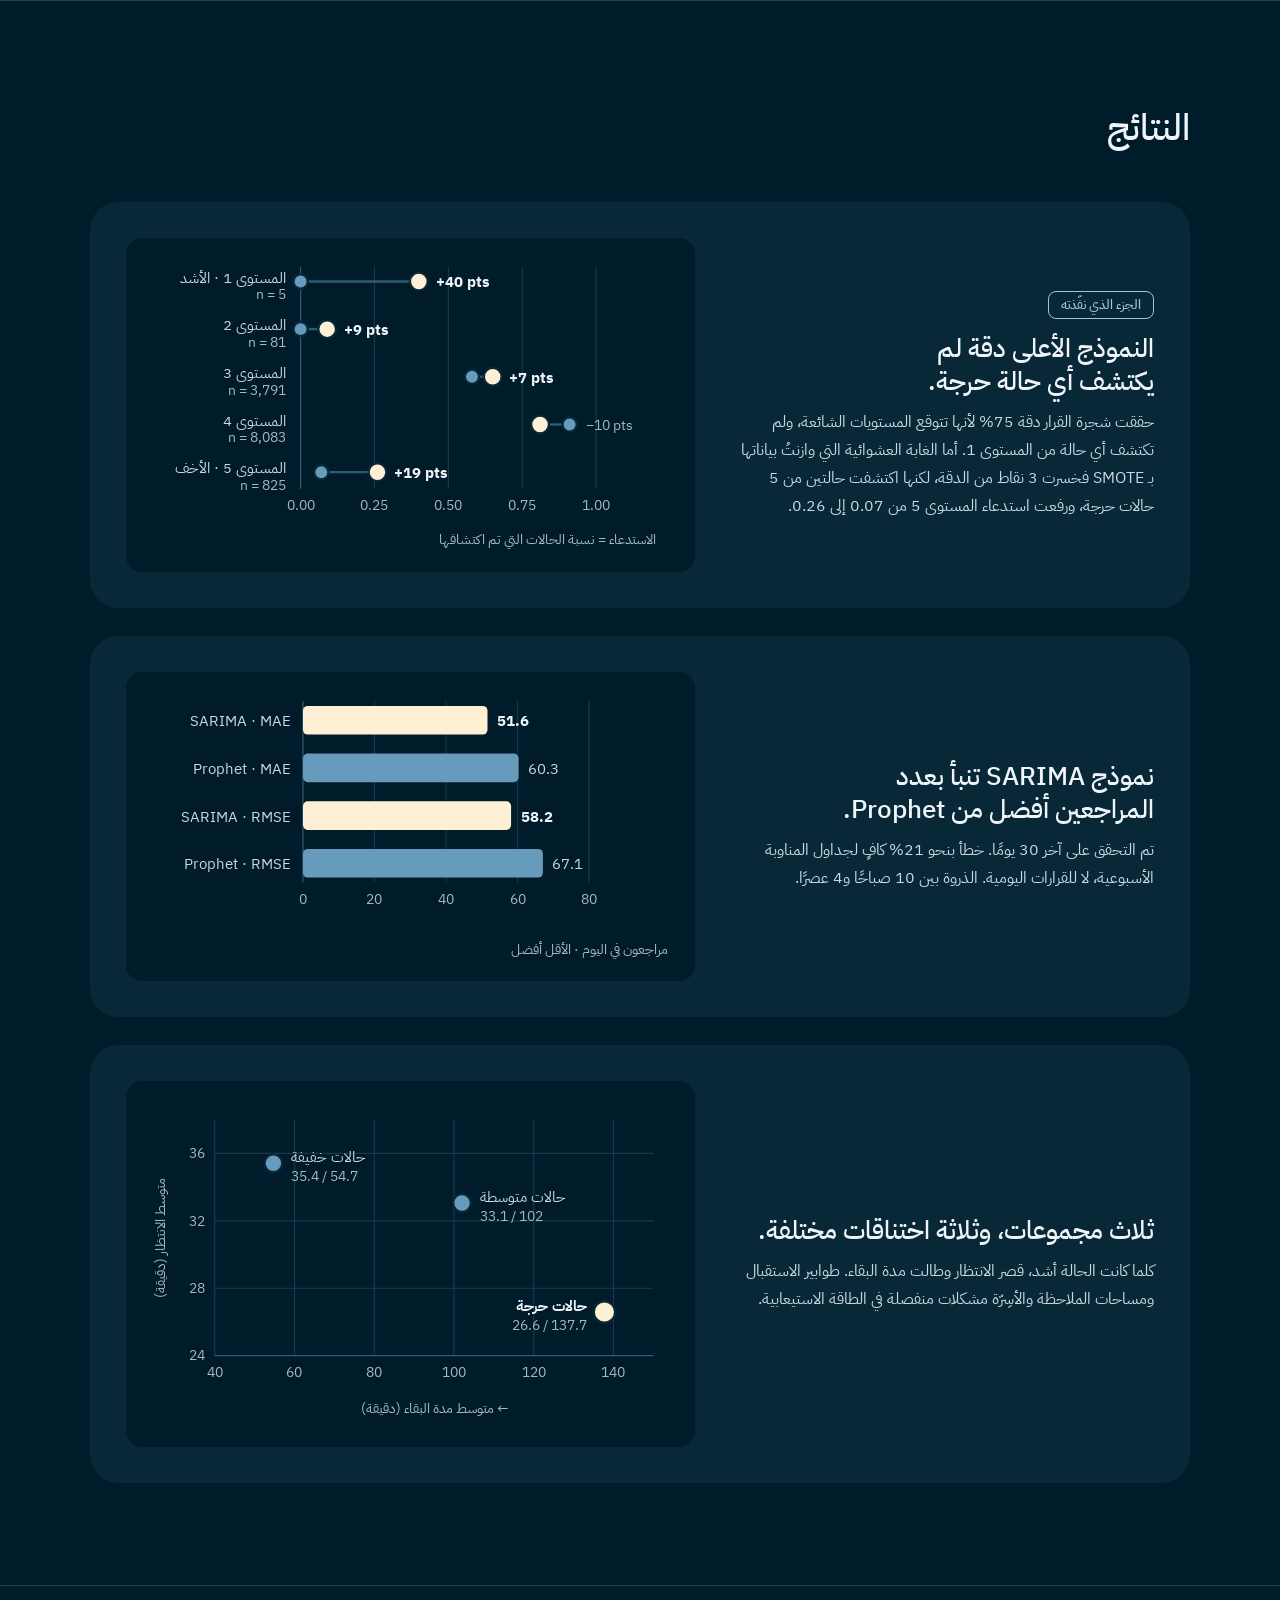
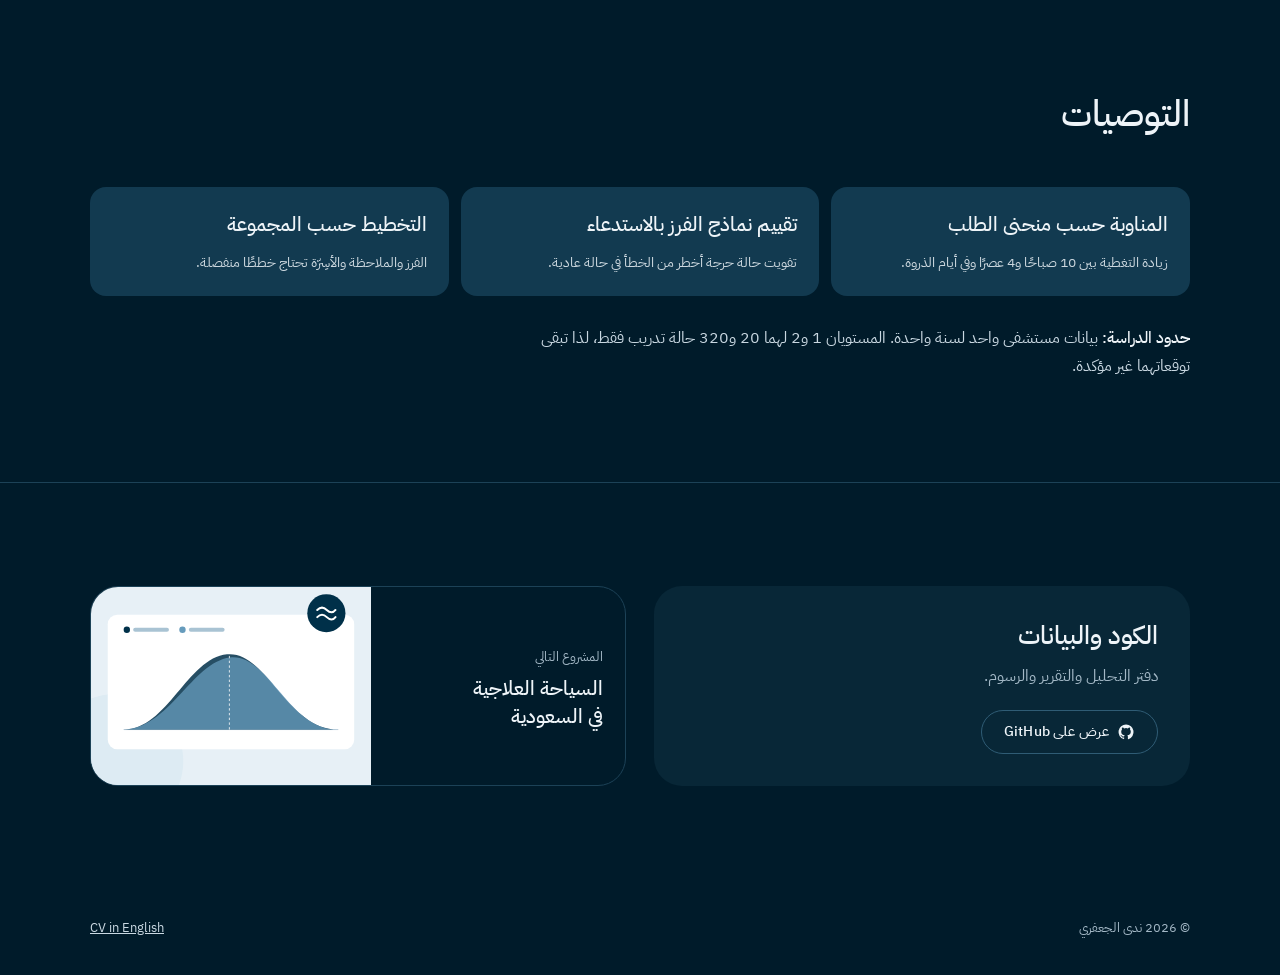
<file: ar/emergency-department.html>
<!doctype html>
<html lang="ar" dir="rtl">
<head>
<meta charset="utf-8">
<meta name="viewport" content="width=device-width, initial-scale=1, viewport-fit=cover">
<title>تحليلات قسم الطوارئ · ندى الجعفري</title>
<meta name="description" content="التنبؤ بالطلب في قسم الطوارئ وتصنيف درجة الحالة وتقسيم الزيارات عبر 90,036 زيارة.">
<meta name="theme-color" content="#001B2A">
<link rel="icon" href="../favicon.svg" type="image/svg+xml">
<link rel="alternate" hreflang="en" href="https://nadamis.github.io/nada-portfolio/emergency-department.html">
<link rel="alternate" hreflang="ar" href="https://nadamis.github.io/nada-portfolio/ar/emergency-department.html">
<meta property="og:type" content="article">
<meta property="og:title" content="تحليلات قسم الطوارئ · ندى الجعفري">
<meta property="og:description" content="التنبؤ بالطلب في قسم الطوارئ وتصنيف درجة الحالة وتقسيم الزيارات عبر 90,036 زيارة.">
<meta property="og:url" content="https://nadamis.github.io/nada-portfolio/ar/emergency-department.html">
<meta property="og:image" content="https://nadamis.github.io/nada-portfolio/og-image.png">
<meta name="twitter:card" content="summary_large_image">
<script>try{if(localStorage.getItem("mode")==="light")document.documentElement.setAttribute("data-mode","light")}catch(e){}</script>
<link rel="preconnect" href="https://fonts.googleapis.com">
<link rel="preconnect" href="https://fonts.gstatic.com" crossorigin>
<link rel="stylesheet" href="https://fonts.googleapis.com/css2?family=Google+Sans:wght@400;500;700&family=IBM+Plex+Sans+Arabic:wght@400;500;700&display=swap">
<link rel="stylesheet" href="../assets/css/site.css">
</head>
<body class="cs">
<a class="skip" href="#main">انتقل إلى المحتوى</a>

<header class="site-header">
  <div class="wrap bar">
    <a class="brand" href="index.html"><span class="mono" aria-hidden="true">ن</span><span class="name">ندى الجعفري</span></a>
    <nav class="nav" id="nav" aria-label="القائمة الرئيسية">
      <ul class="nav-links">
        <li><a href="index.html#skills">المهارات</a></li><li><a href="index.html#projects">المشاريع</a></li><li><a href="index.html#design">التصميم</a></li><li><a href="index.html#background">الخلفية</a></li><li><a href="index.html#contact">التواصل</a></li>
        <li class="nav-only-mobile"><a href="../Nada_Aljaafari_CV_AR.pdf">السيرة الذاتية</a></li>
      </ul>
    </nav>
    <div class="tools">
      <a class="lang" href="../emergency-department.html" hreflang="en" lang="en">English</a>
      <button class="icon-btn theme-toggle" type="button" aria-label="التبديل إلى الوضع الفاتح">
        <svg class="moon" viewBox="0 0 24 24" fill="none" stroke="currentColor" stroke-width="1.8" stroke-linecap="round" stroke-linejoin="round" aria-hidden="true"><path d="M20 14.5A8 8 0 0 1 9.5 4a8 8 0 1 0 10.5 10.5Z"/></svg>
        <svg class="sun" viewBox="0 0 24 24" fill="none" stroke="currentColor" stroke-width="1.8" stroke-linecap="round" aria-hidden="true"><circle cx="12" cy="12" r="4"/><path d="M12 2v2M12 20v2M4.9 4.9l1.4 1.4M17.7 17.7l1.4 1.4M2 12h2M20 12h2M4.9 19.1l1.4-1.4M17.7 6.3l1.4-1.4"/></svg>
      </button>
      <button class="icon-btn menu-toggle" type="button" aria-expanded="false" aria-controls="nav" aria-label="القائمة">
        <svg viewBox="0 0 24 24" fill="none" stroke="currentColor" stroke-width="1.8" stroke-linecap="round" aria-hidden="true"><path d="M4 7h16M4 12h16M4 17h16"/></svg>
      </button>
      <a class="btn btn-filled btn-sm nav-cta" href="../Nada_Aljaafari_CV_AR.pdf">السيرة الذاتية</a>
    </div>
  </div>
</header>

<main id="main">
  <div class="wrap"><a class="back" href="index.html#projects"><svg viewBox="0 0 24 24" fill="none" stroke="currentColor" stroke-width="1.8" stroke-linecap="round" stroke-linejoin="round" aria-hidden="true"><path class="flip" d="M15 18l-6-6 6-6"/></svg>كل المشاريع</a></div>

  <section class="wrap cs-hero" aria-labelledby="cs-h">
    <div>
      <div class="cs-kicker"><span class="chip">المشروع 02</span><span class="chip">عمليات الرعاية الصحية</span><span class="chip">فريق من 4</span></div>
      <h1 id="cs-h">تحليلات قسم الطوارئ</h1>
      <p class="cs-lede">التنبؤ بعدد المراجعين اليومي، وتوقّع درجة خطورة كل حالة، وتقسيم الزيارات حسب مسارها داخل قسم الطوارئ في مستشفى.</p>
      <ul class="tags"><li>التنبؤ</li><li>تعلّم الآلة</li><li>الرعاية الصحية</li></ul>
    </div>
    <div class="cs-cover"><img src="../assets/img/cover-er.svg" width="800" height="500" alt=""></div>
  </section>

  <section class="wrap" aria-label="باختصار">
    <div class="stat-grid"><div class="stat"><strong>90,036</strong><span>زيارة طوارئ تم تحليلها</span></div><div class="stat"><strong>21.3%</strong><span>خطأ التنبؤ اليومي باستخدام SARIMA</span></div><div class="stat key"><strong>0.48</strong><span>مؤشر macro F1 لدرجة الحالة بعد أن كان 0.32</span></div><div class="stat"><strong>3</strong><span>مجموعات مرضى باحتياجات مختلفة</span></div></div>
  </section>

  <section class="section" aria-labelledby="problem-h">
    <div class="wrap cs-two">
      <div>
        <h2 id="problem-h" class="sec-head" style="font-size:var(--fs-h2);margin-bottom:16px">المشكلة</h2>
        <p class="cs-text">يتغيّر عدد المراجعين من يوم لآخر، ومتوسط الانتظار 33 دقيقة، والفرز يحتاج إلى تقدير درجة الحالة بسرعة. احتاج المستشفى إلى معرفة أوقات الذروة، والحالات الحرجة، وأين تنقص الطاقة الاستيعابية.</p>
      </div>
      <aside class="role-card reveal">
        <h3>دوري</h3>
        <p>مشروع جماعي مع نسيبة الجعفري وملاك بافضل وعائشة صاقب. تولّيت نموذج تصنيف درجة الحالة.</p>
        <ul class="tool-row" lang="en" dir="ltr"><li>Python</li><li>pandas</li><li>scikit-learn</li><li>imbalanced-learn</li><li>statsmodels</li><li>Prophet</li></ul>
      </aside>
    </div>
  </section>

  <section class="section" aria-labelledby="process-h">
    <div class="wrap">
      <div class="sec-head"><h2 id="process-h">منهجية العمل</h2></div>
      <ol class="steps"><li class="step reveal"><b>التنظيف</b><span>96,537 زيارة ← 90,036 سجلًا مكتملًا</span></li><li class="step reveal"><b>التنبؤ</b><span>مقارنة SARIMA وProphet على آخر 30 يومًا</span></li><li class="step reveal"><b>التصنيف</b><span>موازنة الفئات بـ SMOTE ومقارنة نموذجين</span></li><li class="step reveal"><b>التقسيم</b><span>تجميع مسار المرضى بنموذج Gaussian Mixture</span></li></ol>
    </div>
  </section>

  <section class="section" aria-labelledby="findings-h">
    <div class="wrap">
      <div class="sec-head"><h2 id="findings-h">النتائج</h2></div>
      <div class="findings"><article class="finding reveal"><div><span class="chip">الجزء الذي نفّذته</span><h3>النموذج الأعلى دقة لم يكتشف أي حالة حرجة.</h3><p>حققت شجرة القرار دقة 75% لأنها تتوقع المستويات الشائعة، ولم تكتشف أي حالة من المستوى 1. أما الغابة العشوائية التي وازنتُ بياناتها بـ SMOTE فخسرت 3 نقاط من الدقة، لكنها اكتشفت حالتين من 5 حالات حرجة، ورفعت استدعاء المستوى 5 من 0.07 إلى 0.26.</p></div><figure class="fig"><svg class="chart" viewBox="0 0 440 244" role="img" aria-label="الاستدعاء حسب درجة الحالة: شجرة القرار مقابل الغابة العشوائية مع SMOTE"><line class="axis" x1="128.0" x2="128.0" y1="6" y2="192"/><text x="128.0" y="210.0" text-anchor="middle" class="t-small">0.00</text><line class="grid" x1="190.0" x2="190.0" y1="6" y2="192"/><text x="190.0" y="210.0" text-anchor="middle" class="t-small">0.25</text><line class="grid" x1="252.0" x2="252.0" y1="6" y2="192"/><text x="252.0" y="210.0" text-anchor="middle" class="t-small">0.50</text><line class="grid" x1="314.0" x2="314.0" y1="6" y2="192"/><text x="314.0" y="210.0" text-anchor="middle" class="t-small">0.75</text><line class="grid" x1="376.0" x2="376.0" y1="6" y2="192"/><text x="376.0" y="210.0" text-anchor="middle" class="t-small">1.00</text><text x="116.0" y="19.0" text-anchor="end" class="t-ink">المستوى 1 · الأشد</text><text x="116.0" y="33.0" text-anchor="end" class="t-small">n = 5</text><line class="link" x1="128.0" x2="227.2" y1="18" y2="18"/><circle class="c ring pop" style="--d:0" cx="128.0" cy="18" r="6"/><circle class="k ring pop" style="--d:1" cx="227.2" cy="18" r="7.5"/><text x="241.2" y="23.0" text-anchor="start" class="t-strong">+40 pts</text><text x="116.0" y="59.0" text-anchor="end" class="t-ink">المستوى 2</text><text x="116.0" y="73.0" text-anchor="end" class="t-small">n = 81</text><line class="link" x1="128.0" x2="150.3" y1="58" y2="58"/><circle class="c ring pop" style="--d:1" cx="128.0" cy="58" r="6"/><circle class="k ring pop" style="--d:2" cx="150.3" cy="58" r="7.5"/><text x="164.3" y="63.0" text-anchor="start" class="t-strong">+9 pts</text><text x="116.0" y="99.0" text-anchor="end" class="t-ink">المستوى 3</text><text x="116.0" y="113.0" text-anchor="end" class="t-small">n = 3,791</text><line class="link" x1="271.8" x2="289.2" y1="98" y2="98"/><circle class="c ring pop" style="--d:2" cx="271.8" cy="98" r="6"/><circle class="k ring pop" style="--d:3" cx="289.2" cy="98" r="7.5"/><text x="303.2" y="103.0" text-anchor="start" class="t-strong">+7 pts</text><text x="116.0" y="139.0" text-anchor="end" class="t-ink">المستوى 4</text><text x="116.0" y="153.0" text-anchor="end" class="t-small">n = 8,083</text><line class="link" x1="353.7" x2="328.9" y1="138" y2="138"/><circle class="c ring pop" style="--d:3" cx="353.7" cy="138" r="6"/><circle class="k ring pop" style="--d:4" cx="328.9" cy="138" r="7.5"/><text x="367.7" y="143.0" text-anchor="start" class="t-small">−10 pts</text><text x="116.0" y="179.0" text-anchor="end" class="t-ink">المستوى 5 · الأخف</text><text x="116.0" y="193.0" text-anchor="end" class="t-small">n = 825</text><line class="link" x1="145.4" x2="192.5" y1="178" y2="178"/><circle class="c ring pop" style="--d:4" cx="145.4" cy="178" r="6"/><circle class="k ring pop" style="--d:5" cx="192.5" cy="178" r="7.5"/><text x="206.5" y="183.0" text-anchor="start" class="t-strong">+19 pts</text><text x="426.0" y="238.0" text-anchor="end" class="t-small">الاستدعاء = نسبة الحالات التي تم اكتشافها</text></svg></figure></article><article class="finding reveal"><div><h3>نموذج SARIMA تنبأ بعدد المراجعين أفضل من Prophet.</h3><p>تم التحقق على آخر 30 يومًا. خطأ بنحو 21% كافٍ لجداول المناوبة الأسبوعية، لا للقرارات اليومية. الذروة بين 10 صباحًا و4 عصرًا.</p></div><figure class="fig"><svg class="chart" viewBox="0 0 440 222" role="img" aria-label="خطأ التنبؤ، مراجعون في اليوم"><line class="axis" x1="130.0" x2="130.0" y1="6" y2="158"/><text x="130.0" y="176.0" text-anchor="middle" class="t-small">0</text><line class="grid" x1="190.0" x2="190.0" y1="6" y2="158"/><text x="190.0" y="176.0" text-anchor="middle" class="t-small">20</text><line class="grid" x1="250.0" x2="250.0" y1="6" y2="158"/><text x="250.0" y="176.0" text-anchor="middle" class="t-small">40</text><line class="grid" x1="310.0" x2="310.0" y1="6" y2="158"/><text x="310.0" y="176.0" text-anchor="middle" class="t-small">60</text><line class="grid" x1="370.0" x2="370.0" y1="6" y2="158"/><text x="370.0" y="176.0" text-anchor="middle" class="t-small">80</text><text x="120.0" y="27.0" text-anchor="end" class="t-ink">SARIMA · MAE</text><rect class="k grow-x" style="--d:0" x="130" y="10" width="154.8" height="24" rx="4"/><text x="292.8" y="27.0" text-anchor="start" class="t-strong">51.6</text><text x="120.0" y="67.0" text-anchor="end" class="t-ink">Prophet · MAE</text><rect class="c grow-x" style="--d:1" x="130" y="50" width="180.9" height="24" rx="4"/><text x="318.9" y="67.0" text-anchor="start" class="t-ink">60.3</text><text x="120.0" y="107.0" text-anchor="end" class="t-ink">SARIMA · RMSE</text><rect class="k grow-x" style="--d:2" x="130" y="90" width="174.6" height="24" rx="4"/><text x="312.6" y="107.0" text-anchor="start" class="t-strong">58.2</text><text x="120.0" y="147.0" text-anchor="end" class="t-ink">Prophet · RMSE</text><rect class="c grow-x" style="--d:3" x="130" y="130" width="201.3" height="24" rx="4"/><text x="339.3" y="147.0" text-anchor="start" class="t-ink">67.1</text><text x="436.0" y="218.0" text-anchor="end" class="t-small">مراجعون في اليوم · الأقل أفضل</text></svg></figure></article><article class="finding reveal"><div><h3>ثلاث مجموعات، وثلاثة اختناقات مختلفة.</h3><p>كلما كانت الحالة أشد، قصر الانتظار وطالت مدة البقاء. طوابير الاستقبال ومساحات الملاحظة والأسِرّة مشكلات منفصلة في الطاقة الاستيعابية.</p></div><figure class="fig"><svg class="chart" viewBox="0 0 440 270" role="img" aria-label="متوسط الانتظار مقابل متوسط مدة البقاء لكل مجموعة"><line class="grid" x1="56.0" x2="56.0" y1="14" y2="212"/><text x="56.0" y="230.0" text-anchor="middle" class="t-small">40</text><line class="grid" x1="122.9" x2="122.9" y1="14" y2="212"/><text x="122.9" y="230.0" text-anchor="middle" class="t-small">60</text><line class="grid" x1="189.8" x2="189.8" y1="14" y2="212"/><text x="189.8" y="230.0" text-anchor="middle" class="t-small">80</text><line class="grid" x1="256.7" x2="256.7" y1="14" y2="212"/><text x="256.7" y="230.0" text-anchor="middle" class="t-small">100</text><line class="grid" x1="323.6" x2="323.6" y1="14" y2="212"/><text x="323.6" y="230.0" text-anchor="middle" class="t-small">120</text><line class="grid" x1="390.5" x2="390.5" y1="14" y2="212"/><text x="390.5" y="230.0" text-anchor="middle" class="t-small">140</text><line class="axis" x1="56" x2="424" y1="212.0" y2="212.0"/><text x="48.0" y="216.0" text-anchor="end" class="t-small">24</text><line class="grid" x1="56" x2="424" y1="155.4" y2="155.4"/><text x="48.0" y="159.4" text-anchor="end" class="t-small">28</text><line class="grid" x1="56" x2="424" y1="98.9" y2="98.9"/><text x="48.0" y="102.9" text-anchor="end" class="t-small">32</text><line class="grid" x1="56" x2="424" y1="42.3" y2="42.3"/><text x="48.0" y="46.3" text-anchor="end" class="t-small">36</text><text x="240.0" y="260.0" text-anchor="middle" class="t-small">متوسط مدة البقاء (دقيقة) ←</text><text x="14.0" y="113.0" text-anchor="middle" class="t-small" transform="rotate(-90 14 113.0)">متوسط الانتظار (دقيقة)</text><circle class="c ring pop" style="--d:0" cx="105.2" cy="50.6" r="7.5"/><text x="120.2" y="49.6" text-anchor="start" class="t-ink">حالات خفيفة</text><text x="120.2" y="65.6" text-anchor="start" class="t-small">35.4 / 54.7</text><circle class="c ring pop" style="--d:1" cx="263.4" cy="83.9" r="7.5"/><text x="278.4" y="82.9" text-anchor="start" class="t-ink">حالات متوسطة</text><text x="278.4" y="98.9" text-anchor="start" class="t-small">33.1 / 102</text><circle class="k ring pop" style="--d:2" cx="382.9" cy="175.4" r="9"/><text x="367.9" y="174.4" text-anchor="end" class="t-strong">حالات حرجة</text><text x="367.9" y="190.4" text-anchor="end" class="t-small">26.6 / 137.7</text></svg></figure></article></div>
    </div>
  </section>

  <section class="section" aria-labelledby="decision-h">
    <div class="wrap">
      <div class="sec-head"><h2 id="decision-h">التوصيات</h2></div>
      <ol class="decisions"><li class="decision reveal"><b>المناوبة حسب منحنى الطلب</b><span>زيادة التغطية بين 10 صباحًا و4 عصرًا وفي أيام الذروة.</span></li><li class="decision reveal"><b>تقييم نماذج الفرز بالاستدعاء</b><span>تفويت حالة حرجة أخطر من الخطأ في حالة عادية.</span></li><li class="decision reveal"><b>التخطيط حسب المجموعة</b><span>الفرز والملاحظة والأسِرّة تحتاج خططًا منفصلة.</span></li></ol>
      <h2 class="visually-hidden">حدود الدراسة</h2>
      <p class="limits" style="margin-top:28px"><b style="font-weight:500;color:var(--ink)">حدود الدراسة: </b>بيانات مستشفى واحد لسنة واحدة. المستويان 1 و2 لهما 20 و320 حالة تدريب فقط، لذا تبقى توقعاتهما غير مؤكدة.</p>
    </div>
  </section>

  <section class="section" aria-label="المشروع التالي">
    <div class="wrap next-wrap">
      <div class="code-card">
        <div><h3>الكود والبيانات</h3><p>دفتر التحليل والتقرير والرسوم.</p></div>
        <div><a class="btn btn-outlined" href="https://github.com/NadaMIS/emergency-department-analytics"><svg viewBox="0 0 24 24" fill="currentColor" aria-hidden="true"><path d="M12 2a10 10 0 0 0-3.16 19.49c.5.09.68-.22.68-.48v-1.7c-2.78.6-3.37-1.34-3.37-1.34-.45-1.16-1.11-1.47-1.11-1.47-.91-.62.07-.61.07-.61 1 .07 1.53 1.04 1.53 1.04.9 1.53 2.35 1.09 2.92.83.09-.65.35-1.09.64-1.34-2.22-.25-4.55-1.11-4.55-4.94 0-1.09.39-1.98 1.03-2.68-.1-.25-.45-1.27.1-2.65 0 0 .84-.27 2.75 1.02a9.5 9.5 0 0 1 5 0c1.91-1.29 2.75-1.02 2.75-1.02.55 1.38.2 2.4.1 2.65.64.7 1.03 1.59 1.03 2.68 0 3.84-2.34 4.69-4.57 4.93.36.31.68.92.68 1.86v2.75c0 .27.18.58.69.48A10 10 0 0 0 12 2Z"/></svg>عرض على GitHub</a></div>
      </div>
      <div class="next-card">
        <div class="body"><span class="lbl">المشروع التالي</span><h3><a href="medical-tourism.html">السياحة العلاجية في السعودية</a></h3></div>
        <img src="../assets/img/cover-medical.svg" width="800" height="500" alt="" loading="lazy">
      </div>
    </div>
  </section>
</main>

<footer class="site-footer">
  <div class="wrap">
    <span>© 2026 ندى الجعفري</span>
    <a href="../Nada_Aljaafari_CV.pdf" hreflang="en" lang="en">CV in English</a>
  </div>
</footer>

<script src="../assets/js/site.js" defer></script>
</body>
</html>
</file>
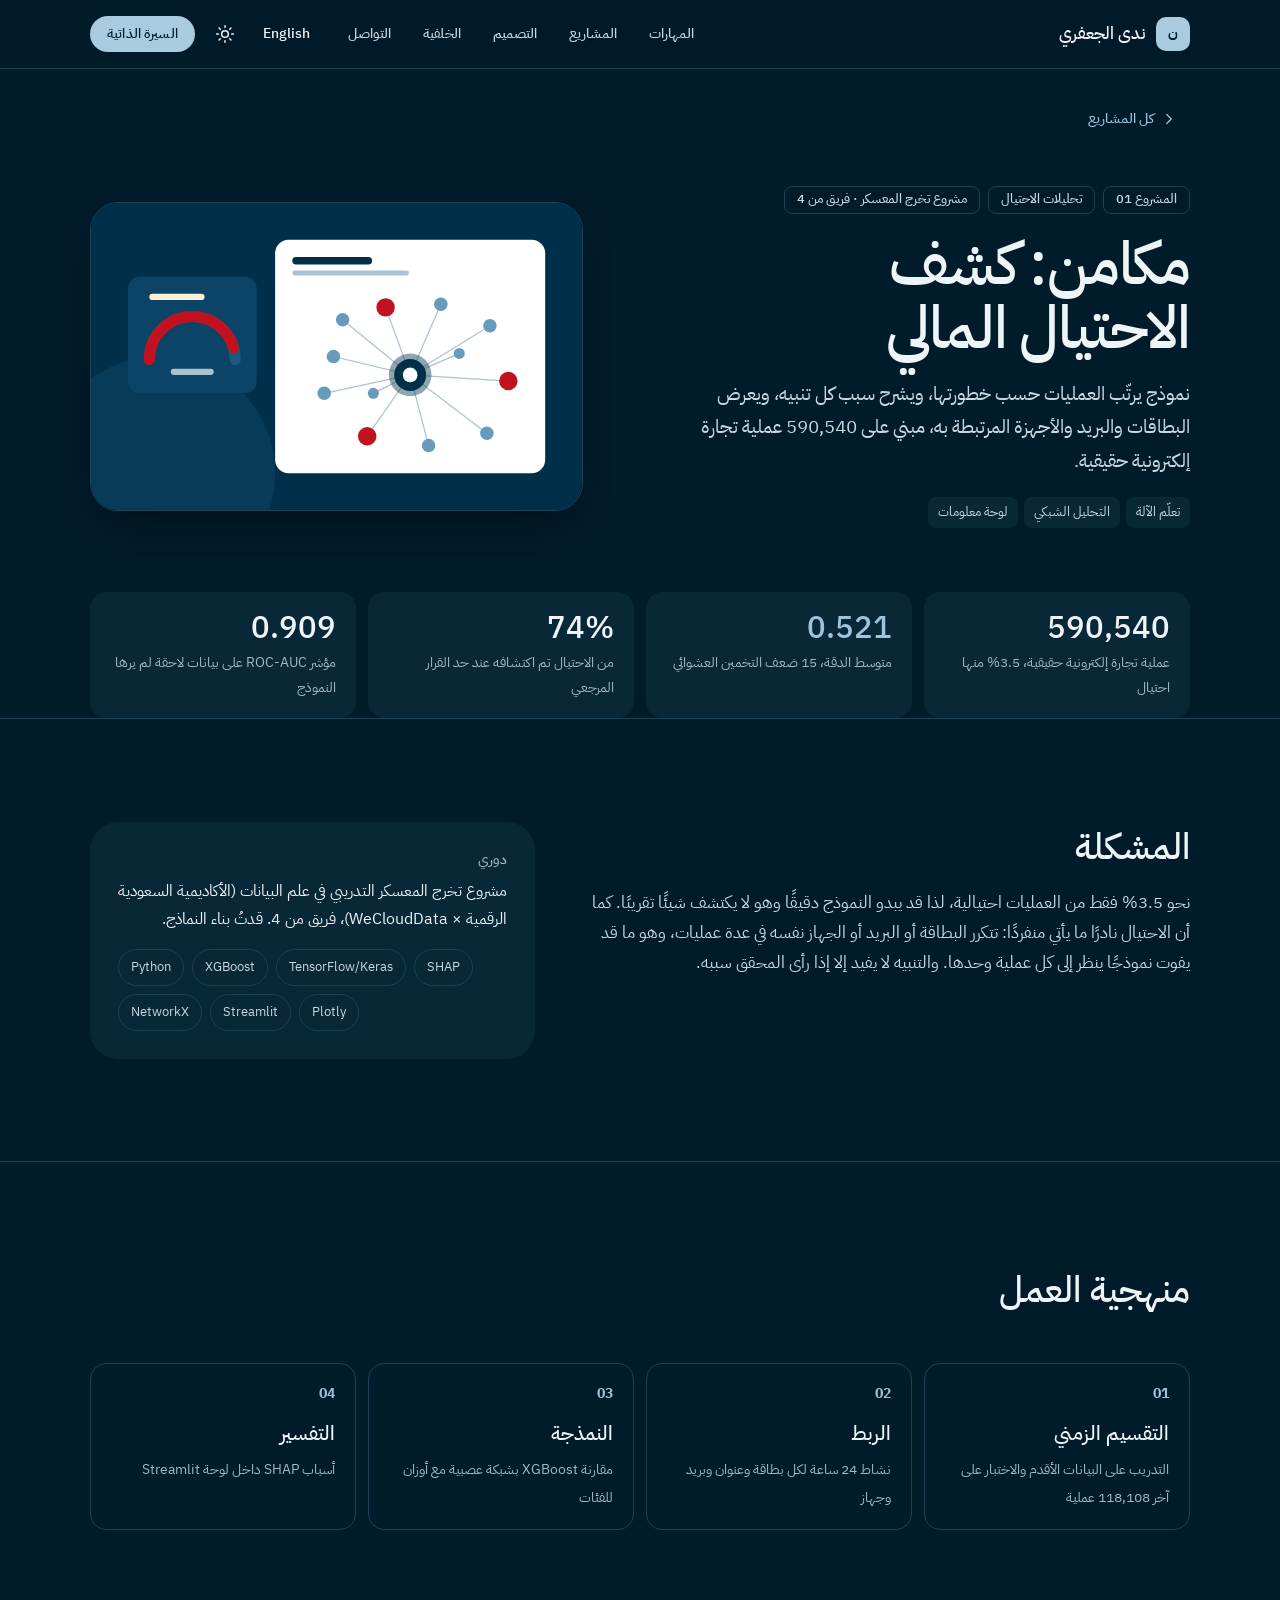
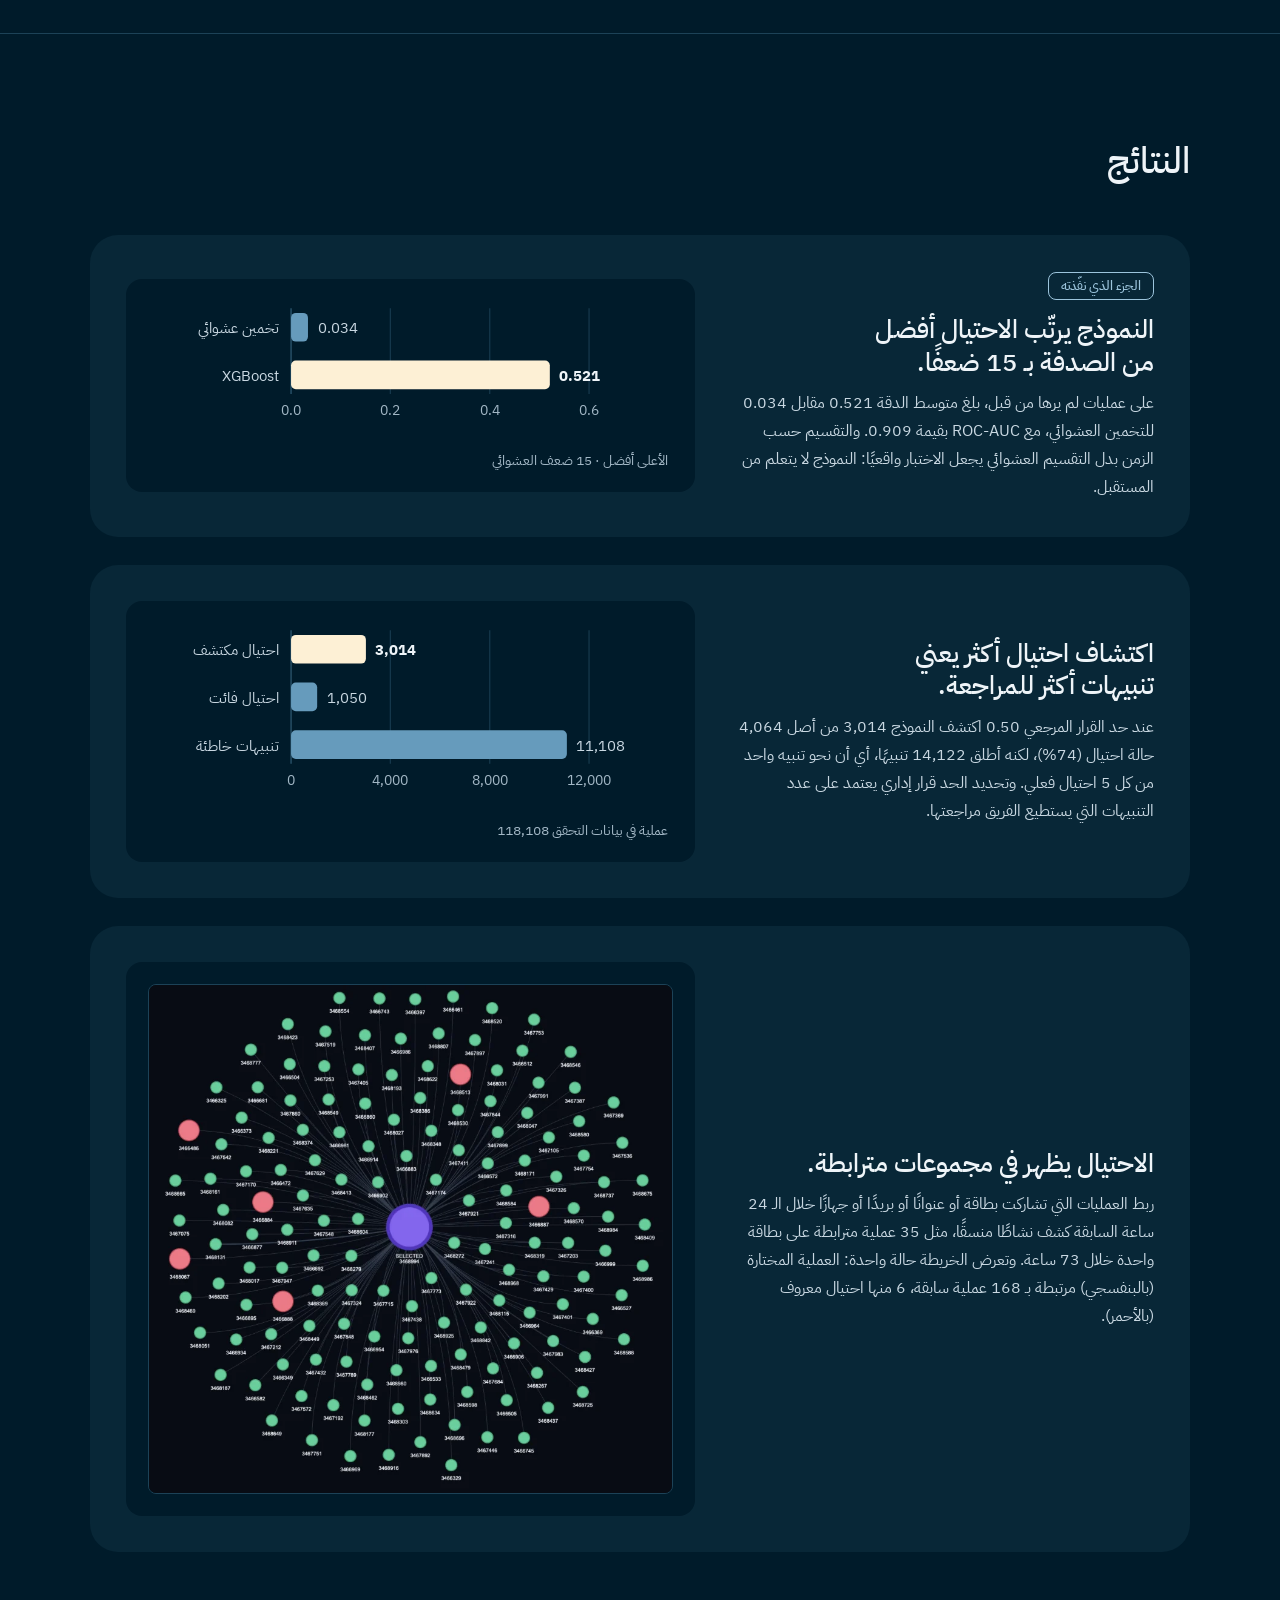
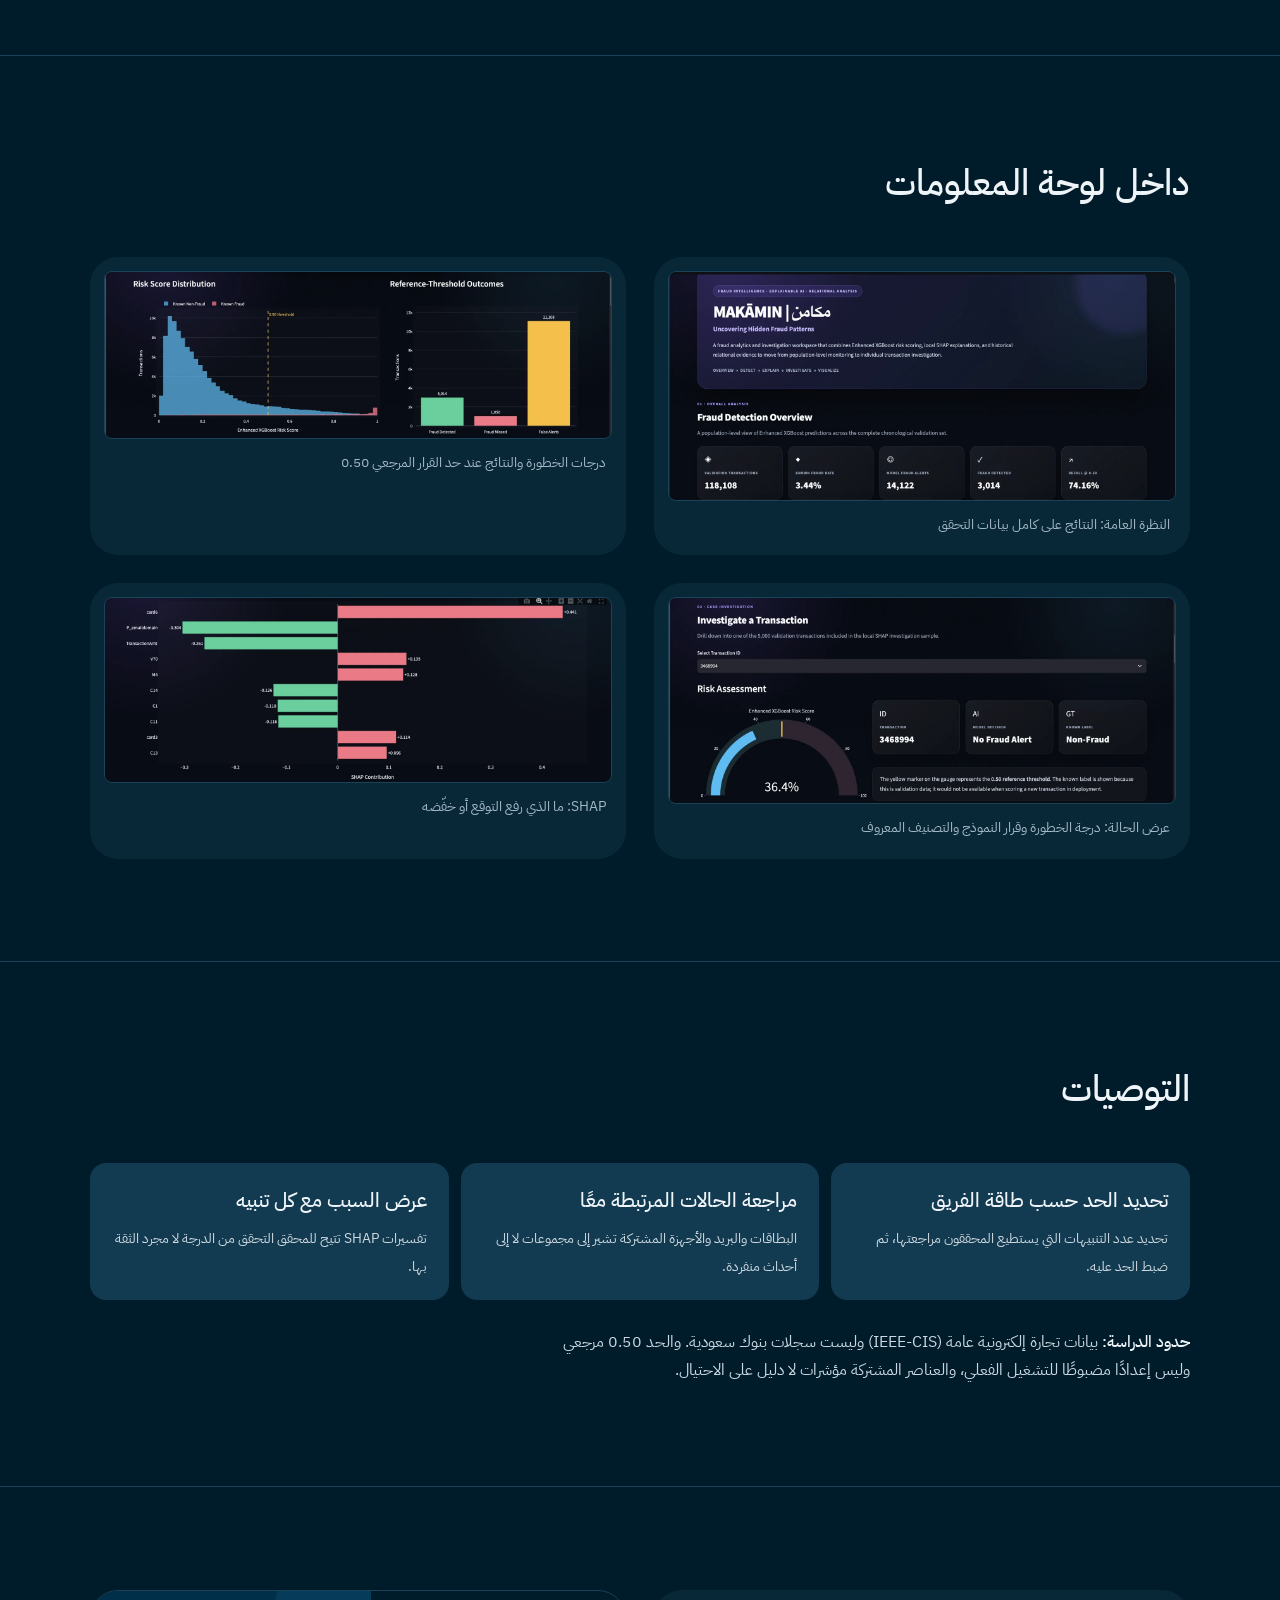
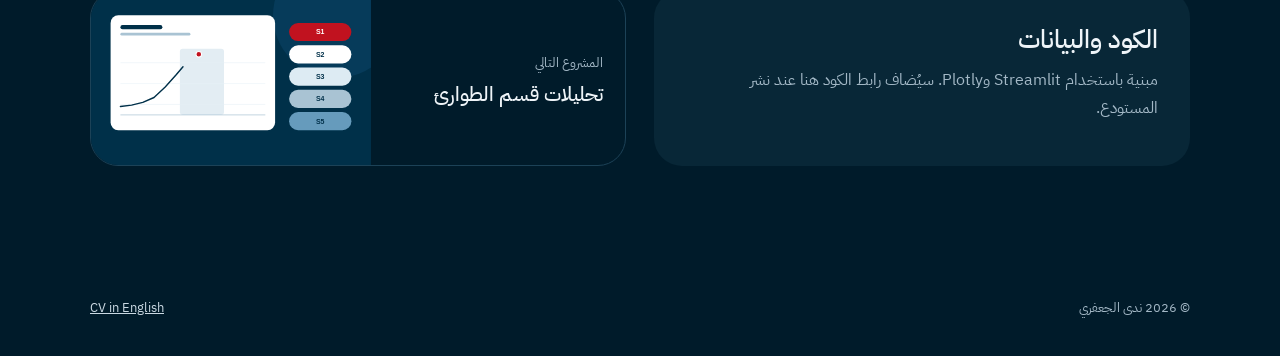
<file: ar/makamin.html>
<!doctype html>
<html lang="ar" dir="rtl">
<head>
<meta charset="utf-8">
<meta name="viewport" content="width=device-width, initial-scale=1, viewport-fit=cover">
<title>مكامن: كشف الاحتيال المالي · ندى الجعفري</title>
<meta name="description" content="مشروع تخرج المعسكر التدريبي: كشف الاحتيال في 590,540 عملية حقيقية باستخدام XGBoost والتحليل الشبكي ولوحة معلومات للتحقيق.">
<meta name="theme-color" content="#001B2A">
<link rel="icon" href="../favicon.svg" type="image/svg+xml">
<link rel="alternate" hreflang="en" href="https://nadamis.github.io/nada-portfolio/makamin.html">
<link rel="alternate" hreflang="ar" href="https://nadamis.github.io/nada-portfolio/ar/makamin.html">
<meta property="og:type" content="article">
<meta property="og:title" content="مكامن: كشف الاحتيال المالي · ندى الجعفري">
<meta property="og:description" content="مشروع تخرج المعسكر التدريبي: كشف الاحتيال في 590,540 عملية حقيقية باستخدام XGBoost والتحليل الشبكي ولوحة معلومات للتحقيق.">
<meta property="og:url" content="https://nadamis.github.io/nada-portfolio/ar/makamin.html">
<meta property="og:image" content="https://nadamis.github.io/nada-portfolio/og-image.png">
<meta name="twitter:card" content="summary_large_image">
<script>try{if(localStorage.getItem("mode")==="light")document.documentElement.setAttribute("data-mode","light")}catch(e){}</script>
<link rel="preconnect" href="https://fonts.googleapis.com">
<link rel="preconnect" href="https://fonts.gstatic.com" crossorigin>
<link rel="stylesheet" href="https://fonts.googleapis.com/css2?family=Google+Sans:wght@400;500;700&family=IBM+Plex+Sans+Arabic:wght@400;500;700&display=swap">
<link rel="stylesheet" href="../assets/css/site.css">
</head>
<body class="cs">
<a class="skip" href="#main">انتقل إلى المحتوى</a>

<header class="site-header">
  <div class="wrap bar">
    <a class="brand" href="index.html"><span class="mono" aria-hidden="true">ن</span><span class="name">ندى الجعفري</span></a>
    <nav class="nav" id="nav" aria-label="القائمة الرئيسية">
      <ul class="nav-links">
        <li><a href="index.html#skills">المهارات</a></li><li><a href="index.html#projects">المشاريع</a></li><li><a href="index.html#design">التصميم</a></li><li><a href="index.html#background">الخلفية</a></li><li><a href="index.html#contact">التواصل</a></li>
        <li class="nav-only-mobile"><a href="../Nada_Aljaafari_CV_AR.pdf">السيرة الذاتية</a></li>
      </ul>
    </nav>
    <div class="tools">
      <a class="lang" href="../makamin.html" hreflang="en" lang="en">English</a>
      <button class="icon-btn theme-toggle" type="button" aria-label="التبديل إلى الوضع الفاتح">
        <svg class="moon" viewBox="0 0 24 24" fill="none" stroke="currentColor" stroke-width="1.8" stroke-linecap="round" stroke-linejoin="round" aria-hidden="true"><path d="M20 14.5A8 8 0 0 1 9.5 4a8 8 0 1 0 10.5 10.5Z"/></svg>
        <svg class="sun" viewBox="0 0 24 24" fill="none" stroke="currentColor" stroke-width="1.8" stroke-linecap="round" aria-hidden="true"><circle cx="12" cy="12" r="4"/><path d="M12 2v2M12 20v2M4.9 4.9l1.4 1.4M17.7 17.7l1.4 1.4M2 12h2M20 12h2M4.9 19.1l1.4-1.4M17.7 6.3l1.4-1.4"/></svg>
      </button>
      <button class="icon-btn menu-toggle" type="button" aria-expanded="false" aria-controls="nav" aria-label="القائمة">
        <svg viewBox="0 0 24 24" fill="none" stroke="currentColor" stroke-width="1.8" stroke-linecap="round" aria-hidden="true"><path d="M4 7h16M4 12h16M4 17h16"/></svg>
      </button>
      <a class="btn btn-filled btn-sm nav-cta" href="../Nada_Aljaafari_CV_AR.pdf">السيرة الذاتية</a>
    </div>
  </div>
</header>

<main id="main">
  <div class="wrap"><a class="back" href="index.html#projects"><svg viewBox="0 0 24 24" fill="none" stroke="currentColor" stroke-width="1.8" stroke-linecap="round" stroke-linejoin="round" aria-hidden="true"><path class="flip" d="M15 18l-6-6 6-6"/></svg>كل المشاريع</a></div>

  <section class="wrap cs-hero" aria-labelledby="cs-h">
    <div>
      <div class="cs-kicker"><span class="chip">المشروع 01</span><span class="chip">تحليلات الاحتيال</span><span class="chip">مشروع تخرج المعسكر · فريق من 4</span></div>
      <h1 id="cs-h">مكامن: كشف الاحتيال المالي</h1>
      <p class="cs-lede">نموذج يرتّب العمليات حسب خطورتها، ويشرح سبب كل تنبيه، ويعرض البطاقات والبريد والأجهزة المرتبطة به، مبني على 590,540 عملية تجارة إلكترونية حقيقية.</p>
      <ul class="tags"><li>تعلّم الآلة</li><li>التحليل الشبكي</li><li>لوحة معلومات</li></ul>
    </div>
    <div class="cs-cover"><img src="../assets/img/cover-makamin.svg" width="800" height="500" alt=""></div>
  </section>

  <section class="wrap" aria-label="باختصار">
    <div class="stat-grid"><div class="stat"><strong>590,540</strong><span>عملية تجارة إلكترونية حقيقية، 3.5% منها احتيال</span></div><div class="stat key"><strong>0.521</strong><span>متوسط الدقة، 15 ضعف التخمين العشوائي</span></div><div class="stat"><strong>74%</strong><span>من الاحتيال تم اكتشافه عند حد القرار المرجعي</span></div><div class="stat"><strong>0.909</strong><span>مؤشر ROC-AUC على بيانات لاحقة لم يرها النموذج</span></div></div>
  </section>

  <section class="section" aria-labelledby="problem-h">
    <div class="wrap cs-two">
      <div>
        <h2 id="problem-h" class="sec-head" style="font-size:var(--fs-h2);margin-bottom:16px">المشكلة</h2>
        <p class="cs-text">نحو 3.5% فقط من العمليات احتيالية، لذا قد يبدو النموذج دقيقًا وهو لا يكتشف شيئًا تقريبًا. كما أن الاحتيال نادرًا ما يأتي منفردًا: تتكرر البطاقة أو البريد أو الجهاز نفسه في عدة عمليات، وهو ما قد يفوت نموذجًا ينظر إلى كل عملية وحدها. والتنبيه لا يفيد إلا إذا رأى المحقق سببه.</p>
      </div>
      <aside class="role-card reveal">
        <h3>دوري</h3>
        <p>مشروع تخرج المعسكر التدريبي في علم البيانات (الأكاديمية السعودية الرقمية × WeCloudData)، فريق من 4. قدتُ بناء النماذج.</p>
        <ul class="tool-row" lang="en" dir="ltr"><li>Python</li><li>XGBoost</li><li>TensorFlow/Keras</li><li>SHAP</li><li>NetworkX</li><li>Streamlit</li><li>Plotly</li></ul>
      </aside>
    </div>
  </section>

  <section class="section" aria-labelledby="process-h">
    <div class="wrap">
      <div class="sec-head"><h2 id="process-h">منهجية العمل</h2></div>
      <ol class="steps"><li class="step reveal"><b>التقسيم الزمني</b><span>التدريب على البيانات الأقدم والاختبار على آخر 118,108 عملية</span></li><li class="step reveal"><b>الربط</b><span>نشاط 24 ساعة لكل بطاقة وعنوان وبريد وجهاز</span></li><li class="step reveal"><b>النمذجة</b><span>مقارنة XGBoost بشبكة عصبية مع أوزان للفئات</span></li><li class="step reveal"><b>التفسير</b><span>أسباب SHAP داخل لوحة Streamlit</span></li></ol>
    </div>
  </section>

  <section class="section" aria-labelledby="findings-h">
    <div class="wrap">
      <div class="sec-head"><h2 id="findings-h">النتائج</h2></div>
      <div class="findings"><article class="finding reveal"><div><span class="chip">الجزء الذي نفّذته</span><h3>النموذج يرتّب الاحتيال أفضل من الصدفة بـ 15 ضعفًا.</h3><p>على عمليات لم يرها من قبل، بلغ متوسط الدقة 0.521 مقابل 0.034 للتخمين العشوائي، مع ROC-AUC بقيمة 0.909. والتقسيم حسب الزمن بدل التقسيم العشوائي يجعل الاختبار واقعيًا: النموذج لا يتعلم من المستقبل.</p></div><figure class="fig"><svg class="chart" viewBox="0 0 440 142" role="img" aria-label="متوسط الدقة على عمليات لاحقة لم يرها النموذج"><line class="axis" x1="120.0" x2="120.0" y1="6" y2="78"/><text x="120.0" y="96.0" text-anchor="middle" class="t-small">0.0</text><line class="grid" x1="203.3" x2="203.3" y1="6" y2="78"/><text x="203.3" y="96.0" text-anchor="middle" class="t-small">0.2</text><line class="grid" x1="286.7" x2="286.7" y1="6" y2="78"/><text x="286.7" y="96.0" text-anchor="middle" class="t-small">0.4</text><line class="grid" x1="370.0" x2="370.0" y1="6" y2="78"/><text x="370.0" y="96.0" text-anchor="middle" class="t-small">0.6</text><text x="110.0" y="27.0" text-anchor="end" class="t-ink">تخمين عشوائي</text><rect class="c grow-x" style="--d:0" x="120" y="10" width="14.2" height="24" rx="4"/><text x="142.2" y="27.0" text-anchor="start" class="t-ink">0.034</text><text x="110.0" y="67.0" text-anchor="end" class="t-ink">XGBoost</text><rect class="k grow-x" style="--d:1" x="120" y="50" width="217.1" height="24" rx="4"/><text x="345.1" y="67.0" text-anchor="start" class="t-strong">0.521</text><text x="436.0" y="138.0" text-anchor="end" class="t-small">الأعلى أفضل · 15 ضعف العشوائي</text></svg></figure></article><article class="finding reveal"><div><h3>اكتشاف احتيال أكثر يعني تنبيهات أكثر للمراجعة.</h3><p>عند حد القرار المرجعي 0.50 اكتشف النموذج 3,014 من أصل 4,064 حالة احتيال (74%)، لكنه أطلق 14,122 تنبيهًا، أي أن نحو تنبيه واحد من كل 5 احتيال فعلي. وتحديد الحد قرار إداري يعتمد على عدد التنبيهات التي يستطيع الفريق مراجعتها.</p></div><figure class="fig"><svg class="chart" viewBox="0 0 440 182" role="img" aria-label="النتائج عند حد القرار المرجعي 0.50"><line class="axis" x1="120.0" x2="120.0" y1="6" y2="118"/><text x="120.0" y="136.0" text-anchor="middle" class="t-small">0</text><line class="grid" x1="203.3" x2="203.3" y1="6" y2="118"/><text x="203.3" y="136.0" text-anchor="middle" class="t-small">4,000</text><line class="grid" x1="286.7" x2="286.7" y1="6" y2="118"/><text x="286.7" y="136.0" text-anchor="middle" class="t-small">8,000</text><line class="grid" x1="370.0" x2="370.0" y1="6" y2="118"/><text x="370.0" y="136.0" text-anchor="middle" class="t-small">12,000</text><text x="110.0" y="27.0" text-anchor="end" class="t-ink">احتيال مكتشف</text><rect class="k grow-x" style="--d:0" x="120" y="10" width="62.8" height="24" rx="4"/><text x="190.8" y="27.0" text-anchor="start" class="t-strong">3,014</text><text x="110.0" y="67.0" text-anchor="end" class="t-ink">احتيال فائت</text><rect class="c grow-x" style="--d:1" x="120" y="50" width="21.9" height="24" rx="4"/><text x="149.9" y="67.0" text-anchor="start" class="t-ink">1,050</text><text x="110.0" y="107.0" text-anchor="end" class="t-ink">تنبيهات خاطئة</text><rect class="c grow-x" style="--d:2" x="120" y="90" width="231.4" height="24" rx="4"/><text x="359.4" y="107.0" text-anchor="start" class="t-ink">11,108</text><text x="436.0" y="178.0" text-anchor="end" class="t-small">118,108 عملية في بيانات التحقق</text></svg></figure></article><article class="finding reveal"><div><h3>الاحتيال يظهر في مجموعات مترابطة.</h3><p>ربط العمليات التي تشاركت بطاقة أو عنوانًا أو بريدًا أو جهازًا خلال الـ 24 ساعة السابقة كشف نشاطًا منسقًا، مثل 35 عملية مترابطة على بطاقة واحدة خلال 73 ساعة. وتعرض الخريطة حالة واحدة: العملية المختارة (بالبنفسجي) مرتبطة بـ 168 عملية سابقة، 6 منها احتيال معروف (بالأحمر).</p></div><figure class="fig"><img class="shot" src="../assets/img/makamin-network.webp" width="862" height="839" alt="شاشة من لوحة المعلومات: الاحتيال يظهر في مجموعات مترابطة." loading="lazy"></figure></article></div>
    </div>
  </section>

  <section class="section" aria-labelledby="gallery-h">
    <div class="wrap">
      <div class="sec-head"><h2 id="gallery-h">داخل لوحة المعلومات</h2></div>
      <div class="gallery"><figure class="gshot reveal"><img src="../assets/img/makamin-overview.webp" width="1600" height="721" alt="شاشة من لوحة المعلومات: النظرة العامة: النتائج على كامل بيانات التحقق" loading="lazy"><figcaption>النظرة العامة: النتائج على كامل بيانات التحقق</figcaption></figure><figure class="gshot reveal"><img src="../assets/img/makamin-threshold.webp" width="1600" height="525" alt="شاشة من لوحة المعلومات: درجات الخطورة والنتائج عند حد القرار المرجعي 0.50" loading="lazy"><figcaption>درجات الخطورة والنتائج عند حد القرار المرجعي 0.50</figcaption></figure><figure class="gshot reveal"><img src="../assets/img/makamin-investigate.webp" width="1600" height="648" alt="شاشة من لوحة المعلومات: عرض الحالة: درجة الخطورة وقرار النموذج والتصنيف المعروف" loading="lazy"><figcaption>عرض الحالة: درجة الخطورة وقرار النموذج والتصنيف المعروف</figcaption></figure><figure class="gshot reveal"><img src="../assets/img/makamin-shap.webp" width="1600" height="580" alt="شاشة من لوحة المعلومات: SHAP: ما الذي رفع التوقع أو خفّضه" loading="lazy"><figcaption>SHAP: ما الذي رفع التوقع أو خفّضه</figcaption></figure></div>
    </div>
  </section>

  <section class="section" aria-labelledby="decision-h">
    <div class="wrap">
      <div class="sec-head"><h2 id="decision-h">التوصيات</h2></div>
      <ol class="decisions"><li class="decision reveal"><b>تحديد الحد حسب طاقة الفريق</b><span>تحديد عدد التنبيهات التي يستطيع المحققون مراجعتها، ثم ضبط الحد عليه.</span></li><li class="decision reveal"><b>مراجعة الحالات المرتبطة معًا</b><span>البطاقات والبريد والأجهزة المشتركة تشير إلى مجموعات لا إلى أحداث منفردة.</span></li><li class="decision reveal"><b>عرض السبب مع كل تنبيه</b><span>تفسيرات SHAP تتيح للمحقق التحقق من الدرجة لا مجرد الثقة بها.</span></li></ol>
      <h2 class="visually-hidden">حدود الدراسة</h2>
      <p class="limits" style="margin-top:28px"><b style="font-weight:500;color:var(--ink)">حدود الدراسة: </b>بيانات تجارة إلكترونية عامة (IEEE-CIS) وليست سجلات بنوك سعودية. والحد 0.50 مرجعي وليس إعدادًا مضبوطًا للتشغيل الفعلي، والعناصر المشتركة مؤشرات لا دليل على الاحتيال.</p>
    </div>
  </section>

  <section class="section" aria-label="المشروع التالي">
    <div class="wrap next-wrap">
      <div class="code-card">
        <div><h3>الكود والبيانات</h3><p>مبنية باستخدام Streamlit وPlotly. سيُضاف رابط الكود هنا عند نشر المستودع.</p></div>
        
      </div>
      <div class="next-card">
        <div class="body"><span class="lbl">المشروع التالي</span><h3><a href="emergency-department.html">تحليلات قسم الطوارئ</a></h3></div>
        <img src="../assets/img/cover-er.svg" width="800" height="500" alt="" loading="lazy">
      </div>
    </div>
  </section>
</main>

<footer class="site-footer">
  <div class="wrap">
    <span>© 2026 ندى الجعفري</span>
    <a href="../Nada_Aljaafari_CV.pdf" hreflang="en" lang="en">CV in English</a>
  </div>
</footer>

<script src="../assets/js/site.js" defer></script>
</body>
</html>
</file>
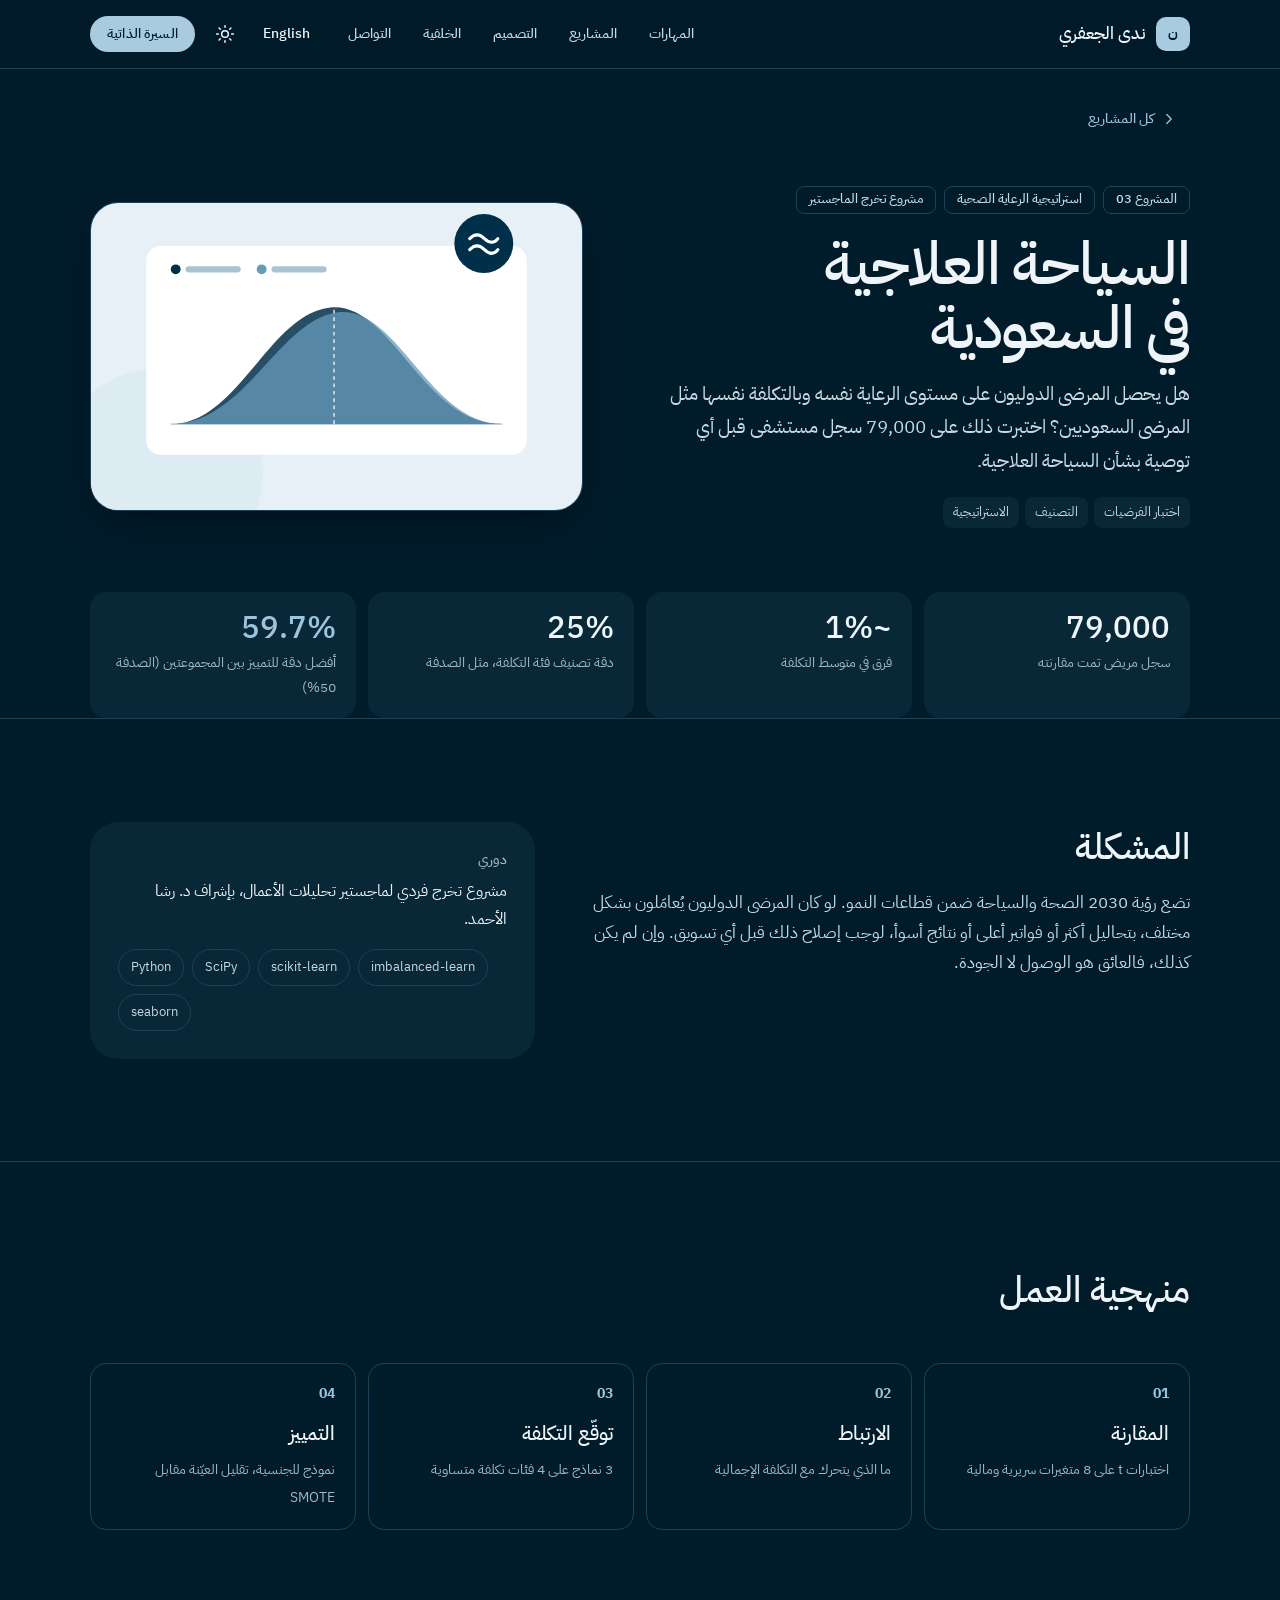
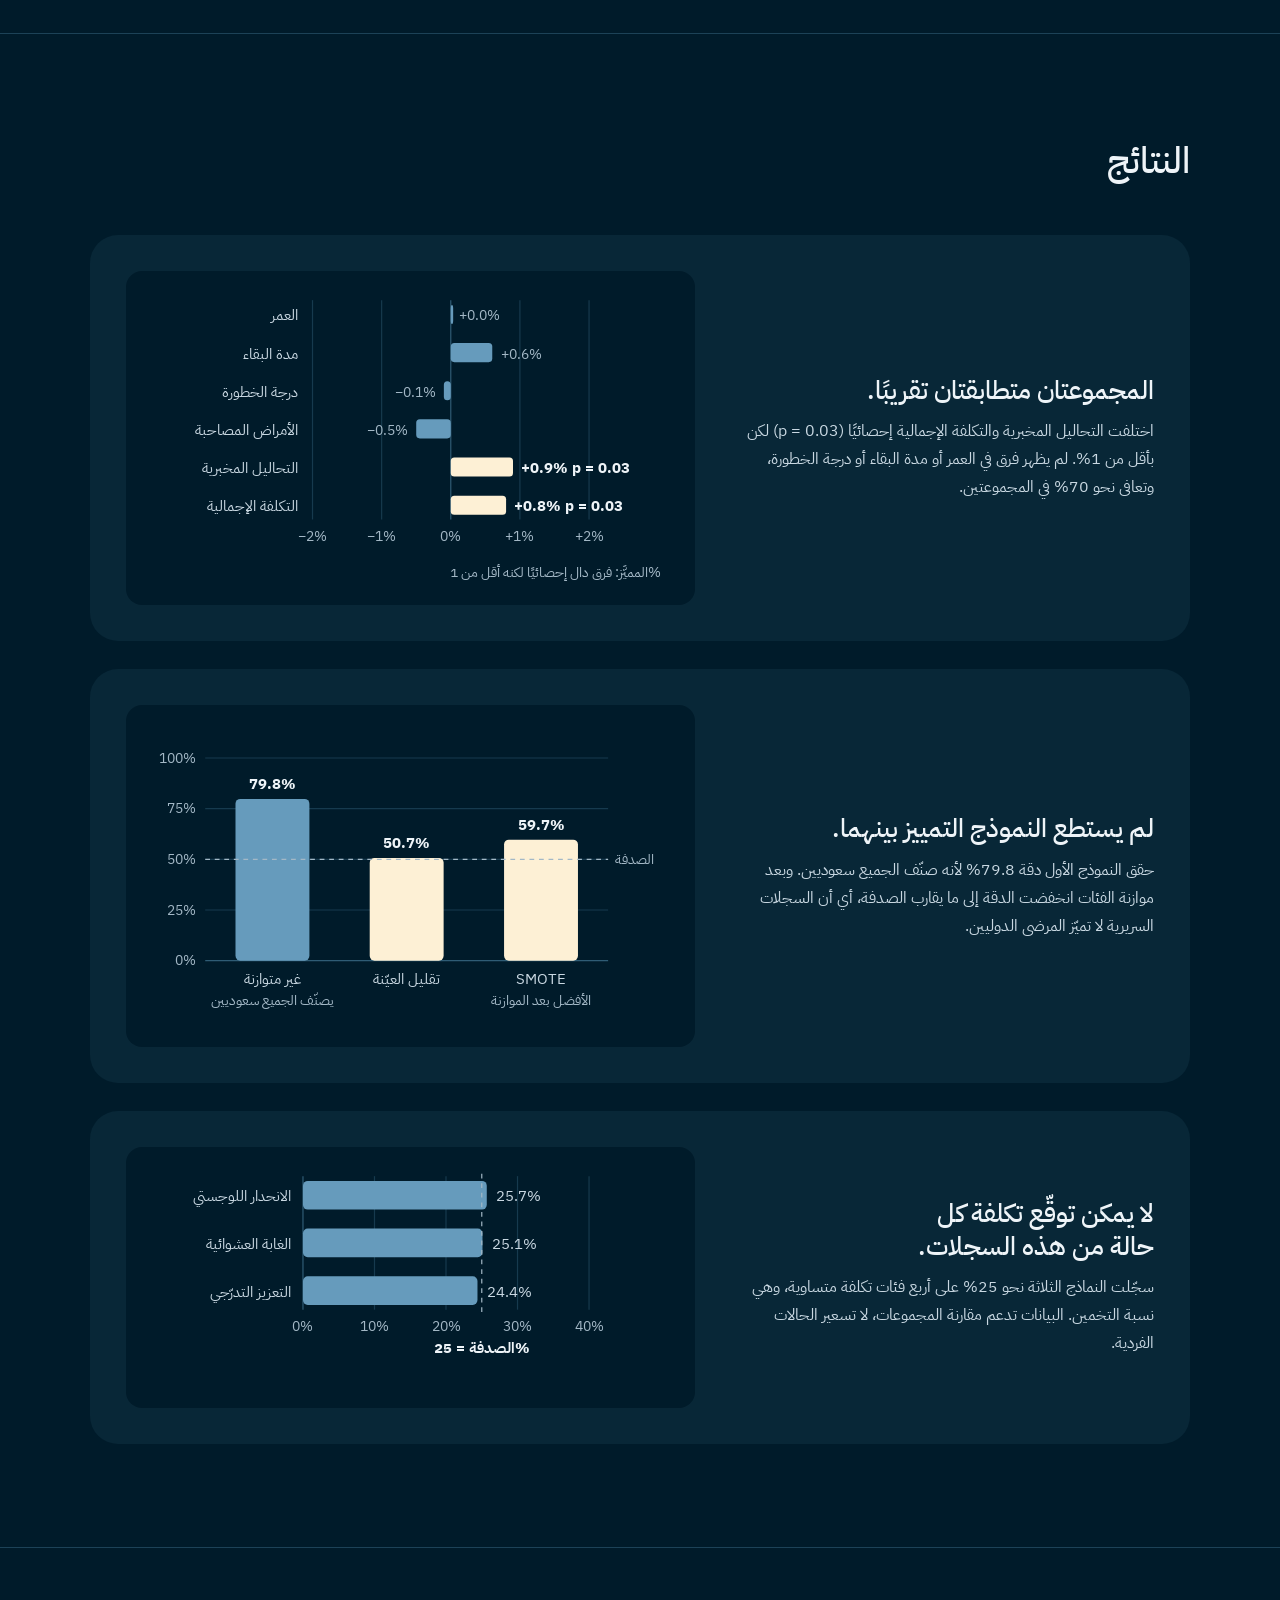
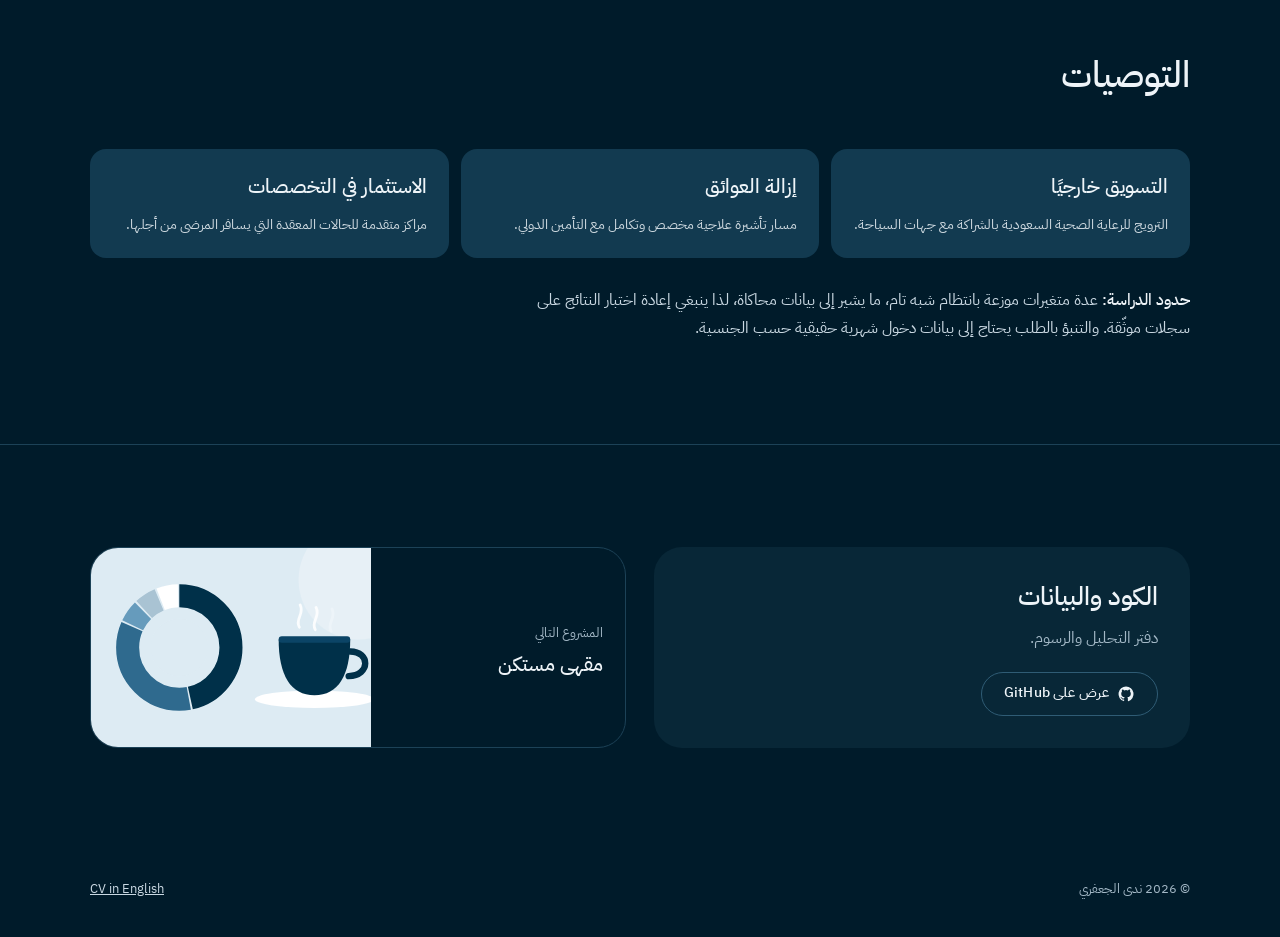
<file: ar/medical-tourism.html>
<!doctype html>
<html lang="ar" dir="rtl">
<head>
<meta charset="utf-8">
<meta name="viewport" content="width=device-width, initial-scale=1, viewport-fit=cover">
<title>السياحة العلاجية في السعودية · ندى الجعفري</title>
<meta name="description" content="مشروع تخرج الماجستير: هل يحصل المرضى الدوليون على الرعاية نفسها وبالتكلفة نفسها؟ اختبار على 79,000 سجل.">
<meta name="theme-color" content="#001B2A">
<link rel="icon" href="../favicon.svg" type="image/svg+xml">
<link rel="alternate" hreflang="en" href="https://nadamis.github.io/nada-portfolio/medical-tourism.html">
<link rel="alternate" hreflang="ar" href="https://nadamis.github.io/nada-portfolio/ar/medical-tourism.html">
<meta property="og:type" content="article">
<meta property="og:title" content="السياحة العلاجية في السعودية · ندى الجعفري">
<meta property="og:description" content="مشروع تخرج الماجستير: هل يحصل المرضى الدوليون على الرعاية نفسها وبالتكلفة نفسها؟ اختبار على 79,000 سجل.">
<meta property="og:url" content="https://nadamis.github.io/nada-portfolio/ar/medical-tourism.html">
<meta property="og:image" content="https://nadamis.github.io/nada-portfolio/og-image.png">
<meta name="twitter:card" content="summary_large_image">
<script>try{if(localStorage.getItem("mode")==="light")document.documentElement.setAttribute("data-mode","light")}catch(e){}</script>
<link rel="preconnect" href="https://fonts.googleapis.com">
<link rel="preconnect" href="https://fonts.gstatic.com" crossorigin>
<link rel="stylesheet" href="https://fonts.googleapis.com/css2?family=Google+Sans:wght@400;500;700&family=IBM+Plex+Sans+Arabic:wght@400;500;700&display=swap">
<link rel="stylesheet" href="../assets/css/site.css">
</head>
<body class="cs">
<a class="skip" href="#main">انتقل إلى المحتوى</a>

<header class="site-header">
  <div class="wrap bar">
    <a class="brand" href="index.html"><span class="mono" aria-hidden="true">ن</span><span class="name">ندى الجعفري</span></a>
    <nav class="nav" id="nav" aria-label="القائمة الرئيسية">
      <ul class="nav-links">
        <li><a href="index.html#skills">المهارات</a></li><li><a href="index.html#projects">المشاريع</a></li><li><a href="index.html#design">التصميم</a></li><li><a href="index.html#background">الخلفية</a></li><li><a href="index.html#contact">التواصل</a></li>
        <li class="nav-only-mobile"><a href="../Nada_Aljaafari_CV_AR.pdf">السيرة الذاتية</a></li>
      </ul>
    </nav>
    <div class="tools">
      <a class="lang" href="../medical-tourism.html" hreflang="en" lang="en">English</a>
      <button class="icon-btn theme-toggle" type="button" aria-label="التبديل إلى الوضع الفاتح">
        <svg class="moon" viewBox="0 0 24 24" fill="none" stroke="currentColor" stroke-width="1.8" stroke-linecap="round" stroke-linejoin="round" aria-hidden="true"><path d="M20 14.5A8 8 0 0 1 9.5 4a8 8 0 1 0 10.5 10.5Z"/></svg>
        <svg class="sun" viewBox="0 0 24 24" fill="none" stroke="currentColor" stroke-width="1.8" stroke-linecap="round" aria-hidden="true"><circle cx="12" cy="12" r="4"/><path d="M12 2v2M12 20v2M4.9 4.9l1.4 1.4M17.7 17.7l1.4 1.4M2 12h2M20 12h2M4.9 19.1l1.4-1.4M17.7 6.3l1.4-1.4"/></svg>
      </button>
      <button class="icon-btn menu-toggle" type="button" aria-expanded="false" aria-controls="nav" aria-label="القائمة">
        <svg viewBox="0 0 24 24" fill="none" stroke="currentColor" stroke-width="1.8" stroke-linecap="round" aria-hidden="true"><path d="M4 7h16M4 12h16M4 17h16"/></svg>
      </button>
      <a class="btn btn-filled btn-sm nav-cta" href="../Nada_Aljaafari_CV_AR.pdf">السيرة الذاتية</a>
    </div>
  </div>
</header>

<main id="main">
  <div class="wrap"><a class="back" href="index.html#projects"><svg viewBox="0 0 24 24" fill="none" stroke="currentColor" stroke-width="1.8" stroke-linecap="round" stroke-linejoin="round" aria-hidden="true"><path class="flip" d="M15 18l-6-6 6-6"/></svg>كل المشاريع</a></div>

  <section class="wrap cs-hero" aria-labelledby="cs-h">
    <div>
      <div class="cs-kicker"><span class="chip">المشروع 03</span><span class="chip">استراتيجية الرعاية الصحية</span><span class="chip">مشروع تخرج الماجستير</span></div>
      <h1 id="cs-h">السياحة العلاجية في السعودية</h1>
      <p class="cs-lede">هل يحصل المرضى الدوليون على مستوى الرعاية نفسه وبالتكلفة نفسها مثل المرضى السعوديين؟ اختبرت ذلك على 79,000 سجل مستشفى قبل أي توصية بشأن السياحة العلاجية.</p>
      <ul class="tags"><li>اختبار الفرضيات</li><li>التصنيف</li><li>الاستراتيجية</li></ul>
    </div>
    <div class="cs-cover"><img src="../assets/img/cover-medical.svg" width="800" height="500" alt=""></div>
  </section>

  <section class="wrap" aria-label="باختصار">
    <div class="stat-grid"><div class="stat"><strong>79,000</strong><span>سجل مريض تمت مقارنته</span></div><div class="stat"><strong>~1%</strong><span>فرق في متوسط التكلفة</span></div><div class="stat"><strong>25%</strong><span>دقة تصنيف فئة التكلفة، مثل الصدفة</span></div><div class="stat key"><strong>59.7%</strong><span>أفضل دقة للتمييز بين المجموعتين (الصدفة 50%)</span></div></div>
  </section>

  <section class="section" aria-labelledby="problem-h">
    <div class="wrap cs-two">
      <div>
        <h2 id="problem-h" class="sec-head" style="font-size:var(--fs-h2);margin-bottom:16px">المشكلة</h2>
        <p class="cs-text">تضع رؤية 2030 الصحة والسياحة ضمن قطاعات النمو. لو كان المرضى الدوليون يُعامَلون بشكل مختلف، بتحاليل أكثر أو فواتير أعلى أو نتائج أسوأ، لوجب إصلاح ذلك قبل أي تسويق. وإن لم يكن كذلك، فالعائق هو الوصول لا الجودة.</p>
      </div>
      <aside class="role-card reveal">
        <h3>دوري</h3>
        <p>مشروع تخرج فردي لماجستير تحليلات الأعمال، بإشراف د. رشا الأحمد.</p>
        <ul class="tool-row" lang="en" dir="ltr"><li>Python</li><li>SciPy</li><li>scikit-learn</li><li>imbalanced-learn</li><li>seaborn</li></ul>
      </aside>
    </div>
  </section>

  <section class="section" aria-labelledby="process-h">
    <div class="wrap">
      <div class="sec-head"><h2 id="process-h">منهجية العمل</h2></div>
      <ol class="steps"><li class="step reveal"><b>المقارنة</b><span>اختبارات t على 8 متغيرات سريرية ومالية</span></li><li class="step reveal"><b>الارتباط</b><span>ما الذي يتحرك مع التكلفة الإجمالية</span></li><li class="step reveal"><b>توقّع التكلفة</b><span>3 نماذج على 4 فئات تكلفة متساوية</span></li><li class="step reveal"><b>التمييز</b><span>نموذج للجنسية، تقليل العيّنة مقابل SMOTE</span></li></ol>
    </div>
  </section>

  <section class="section" aria-labelledby="findings-h">
    <div class="wrap">
      <div class="sec-head"><h2 id="findings-h">النتائج</h2></div>
      <div class="findings"><article class="finding reveal"><div><h3>المجموعتان متطابقتان تقريبًا.</h3><p>اختلفت التحاليل المخبرية والتكلفة الإجمالية إحصائيًا (p = 0.03) لكن بأقل من 1%. لم يظهر فرق في العمر أو مدة البقاء أو درجة الخطورة، وتعافى نحو 70% في المجموعتين.</p></div><figure class="fig"><svg class="chart" viewBox="0 0 440 244" role="img" aria-label="نسبة الفرق بين المرضى غير السعوديين والسعوديين"><line class="grid" x1="138.0" x2="138.0" y1="6" y2="190"/><text x="138.0" y="208.0" text-anchor="middle" class="t-small">−2%</text><line class="grid" x1="196.0" x2="196.0" y1="6" y2="190"/><text x="196.0" y="208.0" text-anchor="middle" class="t-small">−1%</text><line class="axis" x1="254.0" x2="254.0" y1="6" y2="190"/><text x="254.0" y="208.0" text-anchor="middle" class="t-small">0%</text><line class="grid" x1="312.0" x2="312.0" y1="6" y2="190"/><text x="312.0" y="208.0" text-anchor="middle" class="t-small">+1%</text><line class="grid" x1="370.0" x2="370.0" y1="6" y2="190"/><text x="370.0" y="208.0" text-anchor="middle" class="t-small">+2%</text><text x="126.0" y="23.0" text-anchor="end" class="t-ink">العمر</text><rect class="c grow-x" style="--d:0" x="254.0" y="10" width="2.0" height="16" rx="3"/><text x="261.0" y="23.0" text-anchor="start" class="t-small">+0.0%</text><text x="126.0" y="55.0" text-anchor="end" class="t-ink">مدة البقاء</text><rect class="c grow-x" style="--d:1" x="254.0" y="42" width="34.8" height="16" rx="3"/><text x="295.8" y="55.0" text-anchor="start" class="t-small">+0.6%</text><text x="126.0" y="87.0" text-anchor="end" class="t-ink">درجة الخطورة</text><rect class="c grow-x from-r" style="--d:2" x="248.2" y="74" width="5.8" height="16" rx="3"/><text x="241.2" y="87.0" text-anchor="end" class="t-small">−0.1%</text><text x="126.0" y="119.0" text-anchor="end" class="t-ink">الأمراض المصاحبة</text><rect class="c grow-x from-r" style="--d:3" x="225.0" y="106" width="29.0" height="16" rx="3"/><text x="218.0" y="119.0" text-anchor="end" class="t-small">−0.5%</text><text x="126.0" y="151.0" text-anchor="end" class="t-ink">التحاليل المخبرية</text><rect class="k grow-x" style="--d:4" x="254.0" y="138" width="52.2" height="16" rx="3"/><text x="313.2" y="151.0" text-anchor="start" class="t-strong">+0.9%  p = 0.03</text><text x="126.0" y="183.0" text-anchor="end" class="t-ink">التكلفة الإجمالية</text><rect class="k grow-x" style="--d:5" x="254.0" y="170" width="46.4" height="16" rx="3"/><text x="307.4" y="183.0" text-anchor="start" class="t-strong">+0.8%  p = 0.03</text><text x="430.0" y="238.0" text-anchor="end" class="t-small">المميَّز: فرق دال إحصائيًا لكنه أقل من 1%</text></svg></figure></article><article class="finding reveal"><div><h3>لم يستطع النموذج التمييز بينهما.</h3><p>حقق النموذج الأول دقة 79.8% لأنه صنّف الجميع سعوديين. وبعد موازنة الفئات انخفضت الدقة إلى ما يقارب الصدفة، أي أن السجلات السريرية لا تميّز المرضى الدوليين.</p></div><figure class="fig"><svg class="chart" viewBox="0 0 440 250" role="img" aria-label="دقة نموذج التمييز بين السعوديين وغير السعوديين"><line class="axis" x1="48" x2="386" y1="196.0" y2="196.0"/><text x="40.0" y="200.0" text-anchor="end" class="t-small">0%</text><line class="grid" x1="48" x2="386" y1="153.5" y2="153.5"/><text x="40.0" y="157.5" text-anchor="end" class="t-small">25%</text><line class="grid" x1="48" x2="386" y1="111.0" y2="111.0"/><text x="40.0" y="115.0" text-anchor="end" class="t-small">50%</text><line class="grid" x1="48" x2="386" y1="68.5" y2="68.5"/><text x="40.0" y="72.5" text-anchor="end" class="t-small">75%</text><line class="grid" x1="48" x2="386" y1="26.0" y2="26.0"/><text x="40.0" y="30.0" text-anchor="end" class="t-small">100%</text><rect class="c grow-y" style="--d:0" x="73.4" y="60.3" width="62.0" height="135.7" rx="4"/><text x="104.3" y="52.3" text-anchor="middle" class="t-strong">79.8%</text><text x="104.3" y="216.0" text-anchor="middle" class="t-ink">غير متوازنة</text><text x="104.3" y="233.0" text-anchor="middle" class="t-small">يصنّف الجميع سعوديين</text><rect class="k grow-y" style="--d:1" x="186.0" y="109.8" width="62.0" height="86.2" rx="4"/><text x="217.0" y="101.8" text-anchor="middle" class="t-strong">50.7%</text><text x="217.0" y="216.0" text-anchor="middle" class="t-ink">تقليل العيّنة</text><rect class="k grow-y" style="--d:2" x="298.7" y="94.5" width="62.0" height="101.5" rx="4"/><text x="329.7" y="86.5" text-anchor="middle" class="t-strong">59.7%</text><text x="329.7" y="216.0" text-anchor="middle" class="t-ink">SMOTE</text><text x="329.7" y="233.0" text-anchor="middle" class="t-small">الأفضل بعد الموازنة</text><line class="ref" x1="48" x2="386" y1="111.0" y2="111.0"/><text x="392.0" y="115.0" text-anchor="start" class="t-small">الصدفة</text></svg></figure></article><article class="finding reveal"><div><h3>لا يمكن توقّع تكلفة كل حالة من هذه السجلات.</h3><p>سجّلت النماذج الثلاثة نحو 25% على أربع فئات تكلفة متساوية، وهي نسبة التخمين. البيانات تدعم مقارنة المجموعات، لا تسعير الحالات الفردية.</p></div><figure class="fig"><svg class="chart" viewBox="0 0 440 182" role="img" aria-label="دقة نماذج تصنيف فئة التكلفة"><line class="axis" x1="130.0" x2="130.0" y1="6" y2="118"/><text x="130.0" y="136.0" text-anchor="middle" class="t-small">0%</text><line class="grid" x1="190.0" x2="190.0" y1="6" y2="118"/><text x="190.0" y="136.0" text-anchor="middle" class="t-small">10%</text><line class="grid" x1="250.0" x2="250.0" y1="6" y2="118"/><text x="250.0" y="136.0" text-anchor="middle" class="t-small">20%</text><line class="grid" x1="310.0" x2="310.0" y1="6" y2="118"/><text x="310.0" y="136.0" text-anchor="middle" class="t-small">30%</text><line class="grid" x1="370.0" x2="370.0" y1="6" y2="118"/><text x="370.0" y="136.0" text-anchor="middle" class="t-small">40%</text><text x="120.0" y="27.0" text-anchor="end" class="t-ink">الانحدار اللوجستي</text><rect class="c grow-x" style="--d:0" x="130" y="10" width="154.2" height="24" rx="4"/><text x="292.2" y="27.0" text-anchor="start" class="t-ink">25.7%</text><text x="120.0" y="67.0" text-anchor="end" class="t-ink">الغابة العشوائية</text><rect class="c grow-x" style="--d:1" x="130" y="50" width="150.6" height="24" rx="4"/><text x="288.6" y="67.0" text-anchor="start" class="t-ink">25.1%</text><text x="120.0" y="107.0" text-anchor="end" class="t-ink">التعزيز التدرّجي</text><rect class="c grow-x" style="--d:2" x="130" y="90" width="146.4" height="24" rx="4"/><text x="284.4" y="107.0" text-anchor="start" class="t-ink">24.4%</text><line class="ref" x1="280.0" x2="280.0" y1="4" y2="120"/><text x="280.0" y="154.0" text-anchor="middle" class="t-strong">الصدفة = 25%</text></svg></figure></article></div>
    </div>
  </section>

  <section class="section" aria-labelledby="decision-h">
    <div class="wrap">
      <div class="sec-head"><h2 id="decision-h">التوصيات</h2></div>
      <ol class="decisions"><li class="decision reveal"><b>التسويق خارجيًا</b><span>الترويج للرعاية الصحية السعودية بالشراكة مع جهات السياحة.</span></li><li class="decision reveal"><b>إزالة العوائق</b><span>مسار تأشيرة علاجية مخصص وتكامل مع التأمين الدولي.</span></li><li class="decision reveal"><b>الاستثمار في التخصصات</b><span>مراكز متقدمة للحالات المعقدة التي يسافر المرضى من أجلها.</span></li></ol>
      <h2 class="visually-hidden">حدود الدراسة</h2>
      <p class="limits" style="margin-top:28px"><b style="font-weight:500;color:var(--ink)">حدود الدراسة: </b>عدة متغيرات موزعة بانتظام شبه تام، ما يشير إلى بيانات محاكاة، لذا ينبغي إعادة اختبار النتائج على سجلات موثّقة. والتنبؤ بالطلب يحتاج إلى بيانات دخول شهرية حقيقية حسب الجنسية.</p>
    </div>
  </section>

  <section class="section" aria-label="المشروع التالي">
    <div class="wrap next-wrap">
      <div class="code-card">
        <div><h3>الكود والبيانات</h3><p>دفتر التحليل والرسوم.</p></div>
        <div><a class="btn btn-outlined" href="https://github.com/NadaMIS/medical-tourism-saudi"><svg viewBox="0 0 24 24" fill="currentColor" aria-hidden="true"><path d="M12 2a10 10 0 0 0-3.16 19.49c.5.09.68-.22.68-.48v-1.7c-2.78.6-3.37-1.34-3.37-1.34-.45-1.16-1.11-1.47-1.11-1.47-.91-.62.07-.61.07-.61 1 .07 1.53 1.04 1.53 1.04.9 1.53 2.35 1.09 2.92.83.09-.65.35-1.09.64-1.34-2.22-.25-4.55-1.11-4.55-4.94 0-1.09.39-1.98 1.03-2.68-.1-.25-.45-1.27.1-2.65 0 0 .84-.27 2.75 1.02a9.5 9.5 0 0 1 5 0c1.91-1.29 2.75-1.02 2.75-1.02.55 1.38.2 2.4.1 2.65.64.7 1.03 1.59 1.03 2.68 0 3.84-2.34 4.69-4.57 4.93.36.31.68.92.68 1.86v2.75c0 .27.18.58.69.48A10 10 0 0 0 12 2Z"/></svg>عرض على GitHub</a></div>
      </div>
      <div class="next-card">
        <div class="body"><span class="lbl">المشروع التالي</span><h3><a href="mostakan.html">مقهى مستكن</a></h3></div>
        <img src="../assets/img/cover-mostakan.svg" width="800" height="500" alt="" loading="lazy">
      </div>
    </div>
  </section>
</main>

<footer class="site-footer">
  <div class="wrap">
    <span>© 2026 ندى الجعفري</span>
    <a href="../Nada_Aljaafari_CV.pdf" hreflang="en" lang="en">CV in English</a>
  </div>
</footer>

<script src="../assets/js/site.js" defer></script>
</body>
</html>
</file>
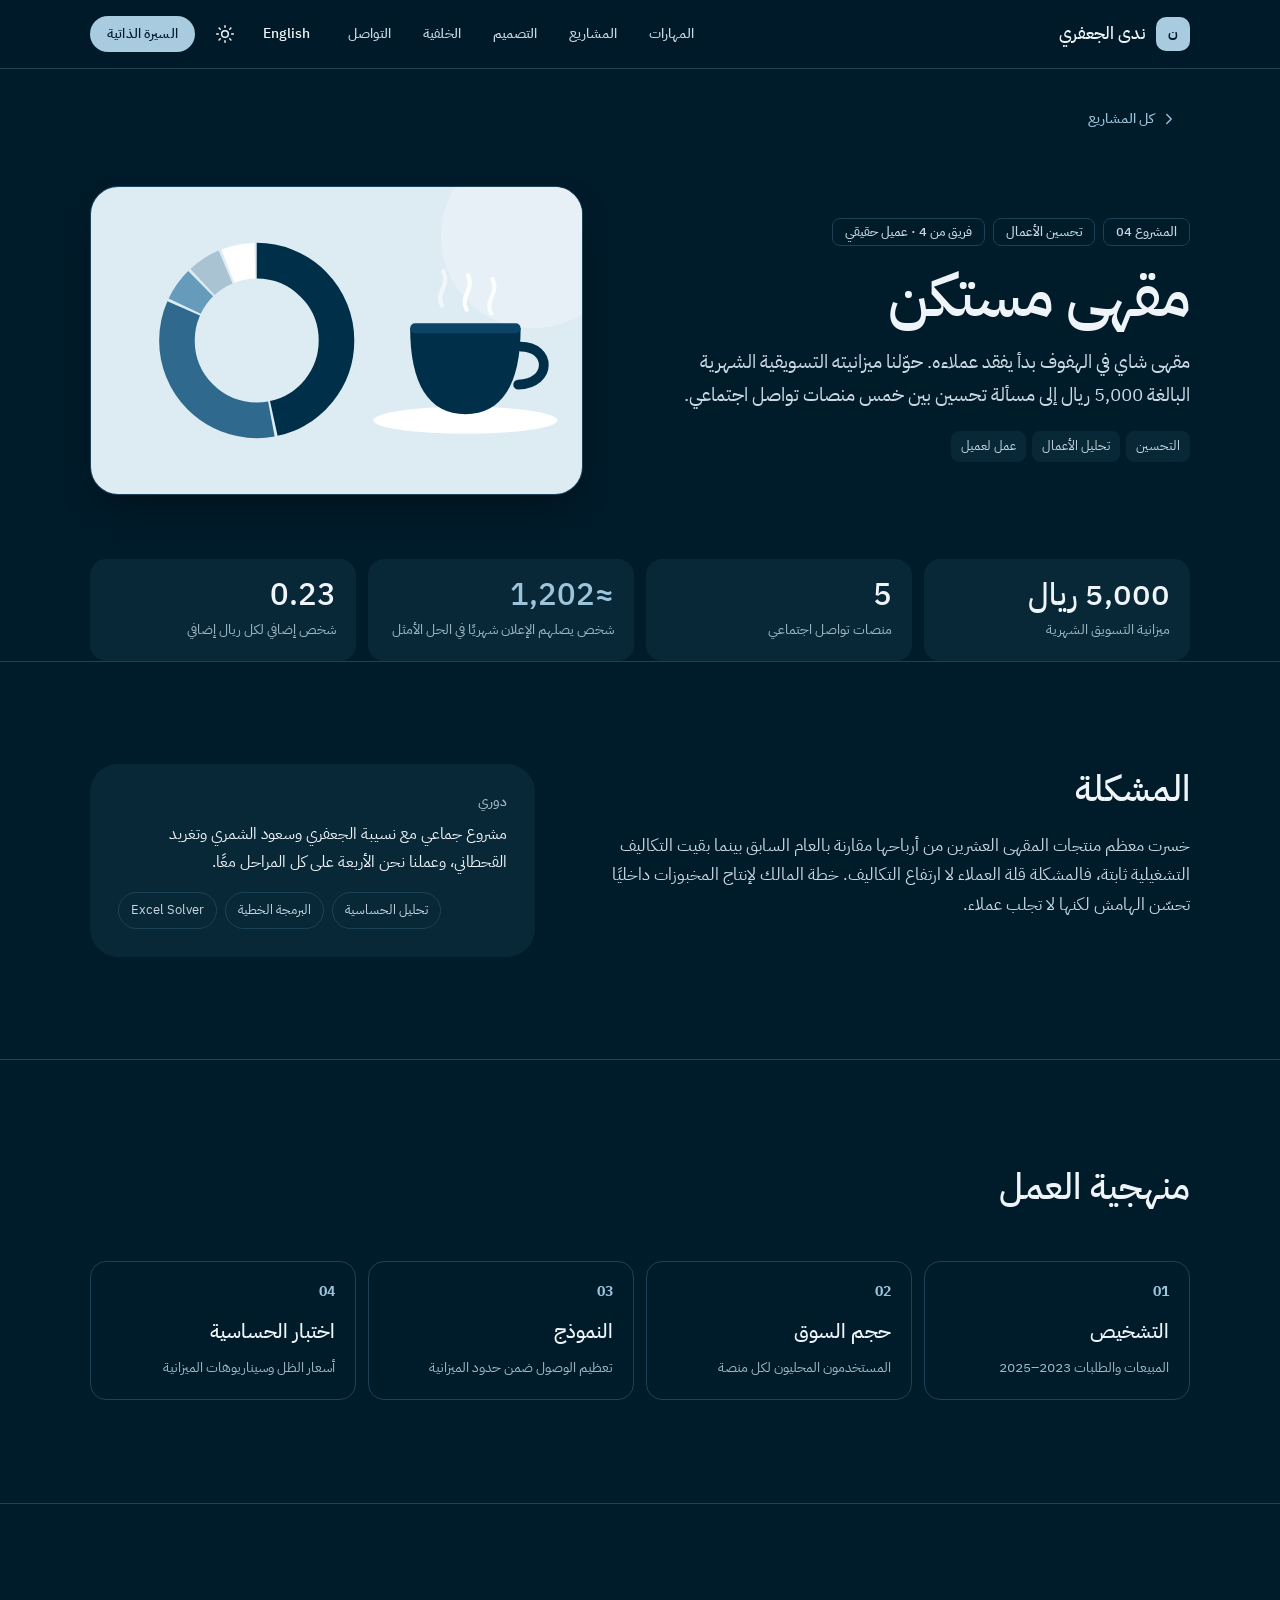
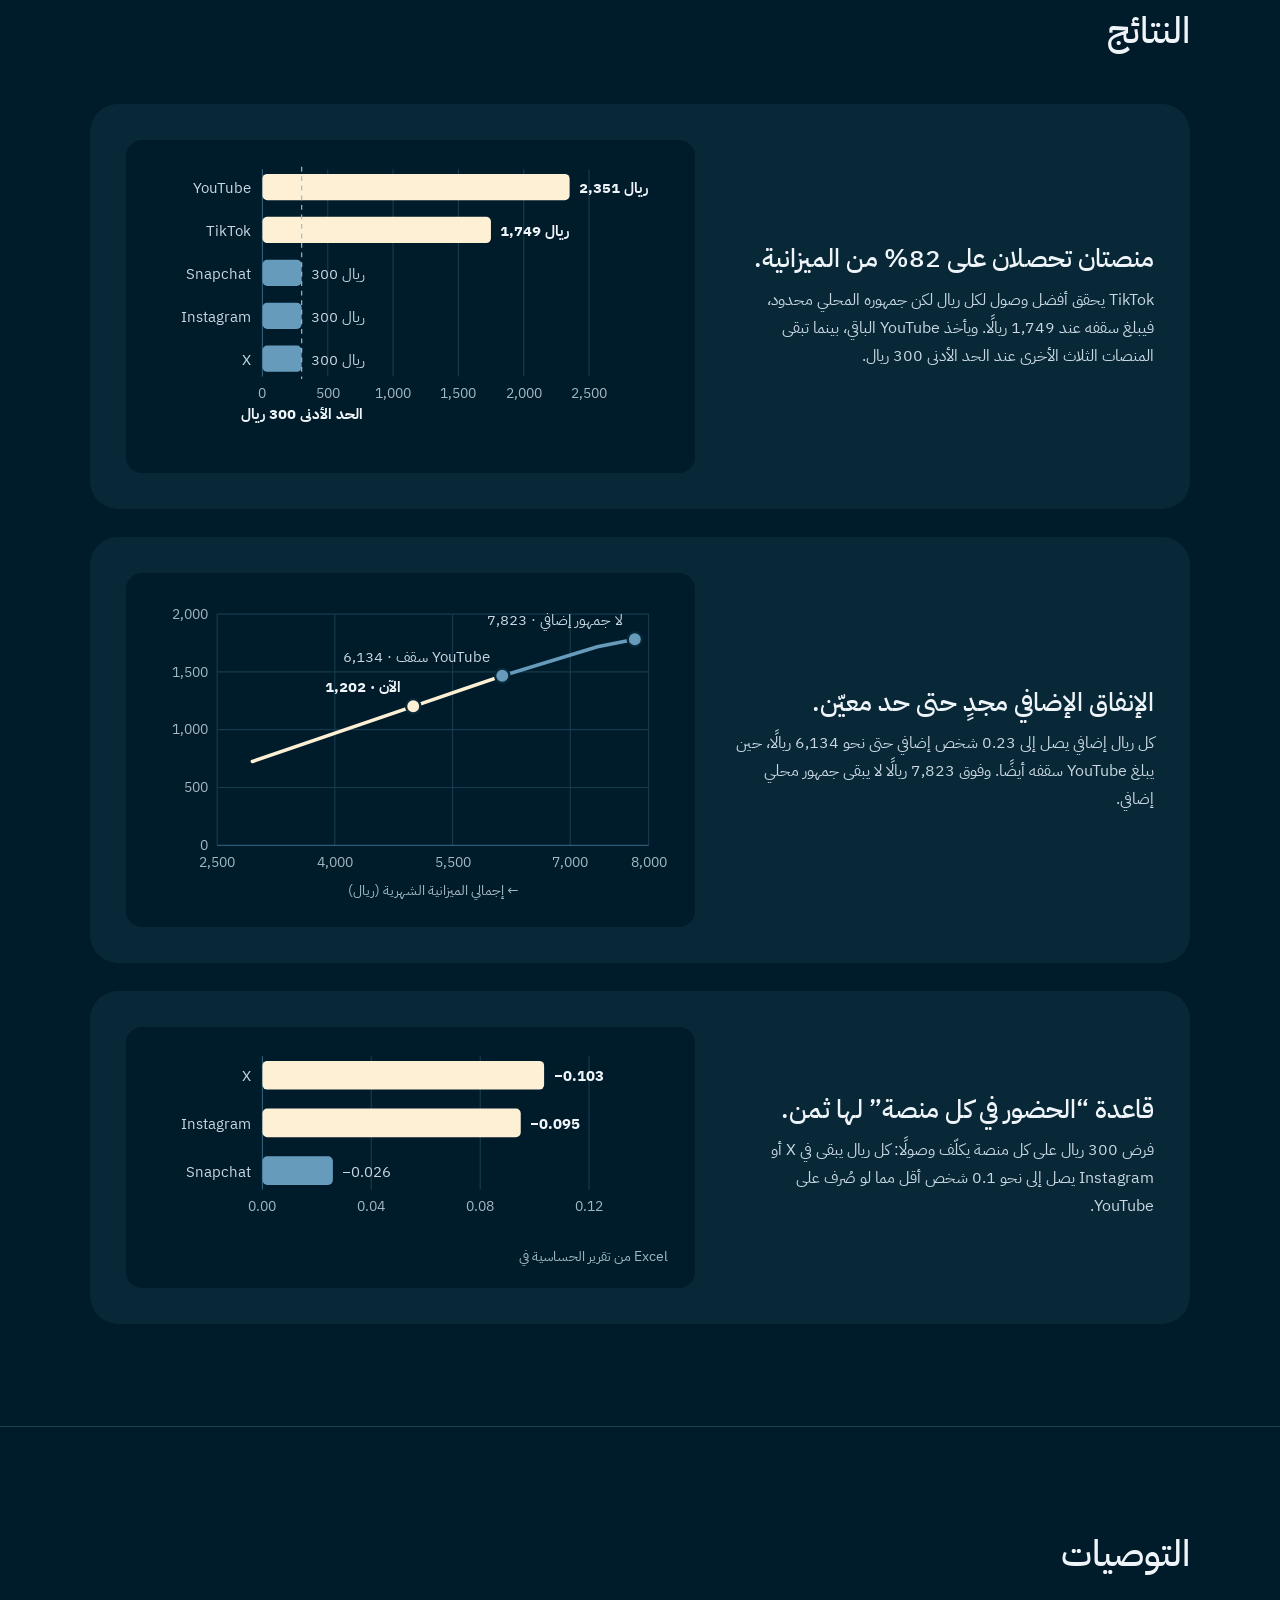
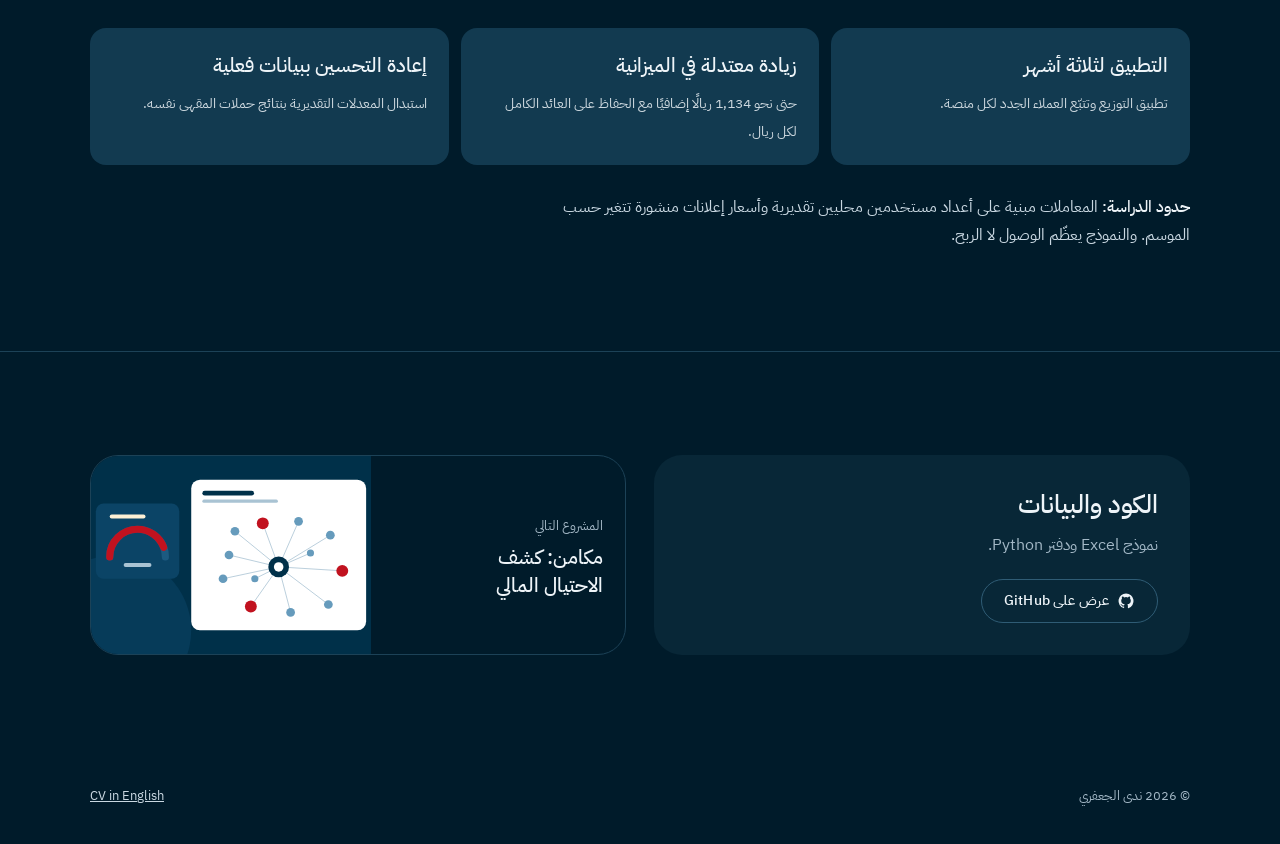
<file: ar/mostakan.html>
<!doctype html>
<html lang="ar" dir="rtl">
<head>
<meta charset="utf-8">
<meta name="viewport" content="width=device-width, initial-scale=1, viewport-fit=cover">
<title>مقهى مستكن · ندى الجعفري</title>
<meta name="description" content="نموذج برمجة خطية يوزّع ميزانية تسويق مقهى (5,000 ريال) على خمس منصات تواصل اجتماعي.">
<meta name="theme-color" content="#001B2A">
<link rel="icon" href="../favicon.svg" type="image/svg+xml">
<link rel="alternate" hreflang="en" href="https://nadamis.github.io/nada-portfolio/mostakan.html">
<link rel="alternate" hreflang="ar" href="https://nadamis.github.io/nada-portfolio/ar/mostakan.html">
<meta property="og:type" content="article">
<meta property="og:title" content="مقهى مستكن · ندى الجعفري">
<meta property="og:description" content="نموذج برمجة خطية يوزّع ميزانية تسويق مقهى (5,000 ريال) على خمس منصات تواصل اجتماعي.">
<meta property="og:url" content="https://nadamis.github.io/nada-portfolio/ar/mostakan.html">
<meta property="og:image" content="https://nadamis.github.io/nada-portfolio/og-image.png">
<meta name="twitter:card" content="summary_large_image">
<script>try{if(localStorage.getItem("mode")==="light")document.documentElement.setAttribute("data-mode","light")}catch(e){}</script>
<link rel="preconnect" href="https://fonts.googleapis.com">
<link rel="preconnect" href="https://fonts.gstatic.com" crossorigin>
<link rel="stylesheet" href="https://fonts.googleapis.com/css2?family=Google+Sans:wght@400;500;700&family=IBM+Plex+Sans+Arabic:wght@400;500;700&display=swap">
<link rel="stylesheet" href="../assets/css/site.css">
</head>
<body class="cs">
<a class="skip" href="#main">انتقل إلى المحتوى</a>

<header class="site-header">
  <div class="wrap bar">
    <a class="brand" href="index.html"><span class="mono" aria-hidden="true">ن</span><span class="name">ندى الجعفري</span></a>
    <nav class="nav" id="nav" aria-label="القائمة الرئيسية">
      <ul class="nav-links">
        <li><a href="index.html#skills">المهارات</a></li><li><a href="index.html#projects">المشاريع</a></li><li><a href="index.html#design">التصميم</a></li><li><a href="index.html#background">الخلفية</a></li><li><a href="index.html#contact">التواصل</a></li>
        <li class="nav-only-mobile"><a href="../Nada_Aljaafari_CV_AR.pdf">السيرة الذاتية</a></li>
      </ul>
    </nav>
    <div class="tools">
      <a class="lang" href="../mostakan.html" hreflang="en" lang="en">English</a>
      <button class="icon-btn theme-toggle" type="button" aria-label="التبديل إلى الوضع الفاتح">
        <svg class="moon" viewBox="0 0 24 24" fill="none" stroke="currentColor" stroke-width="1.8" stroke-linecap="round" stroke-linejoin="round" aria-hidden="true"><path d="M20 14.5A8 8 0 0 1 9.5 4a8 8 0 1 0 10.5 10.5Z"/></svg>
        <svg class="sun" viewBox="0 0 24 24" fill="none" stroke="currentColor" stroke-width="1.8" stroke-linecap="round" aria-hidden="true"><circle cx="12" cy="12" r="4"/><path d="M12 2v2M12 20v2M4.9 4.9l1.4 1.4M17.7 17.7l1.4 1.4M2 12h2M20 12h2M4.9 19.1l1.4-1.4M17.7 6.3l1.4-1.4"/></svg>
      </button>
      <button class="icon-btn menu-toggle" type="button" aria-expanded="false" aria-controls="nav" aria-label="القائمة">
        <svg viewBox="0 0 24 24" fill="none" stroke="currentColor" stroke-width="1.8" stroke-linecap="round" aria-hidden="true"><path d="M4 7h16M4 12h16M4 17h16"/></svg>
      </button>
      <a class="btn btn-filled btn-sm nav-cta" href="../Nada_Aljaafari_CV_AR.pdf">السيرة الذاتية</a>
    </div>
  </div>
</header>

<main id="main">
  <div class="wrap"><a class="back" href="index.html#projects"><svg viewBox="0 0 24 24" fill="none" stroke="currentColor" stroke-width="1.8" stroke-linecap="round" stroke-linejoin="round" aria-hidden="true"><path class="flip" d="M15 18l-6-6 6-6"/></svg>كل المشاريع</a></div>

  <section class="wrap cs-hero" aria-labelledby="cs-h">
    <div>
      <div class="cs-kicker"><span class="chip">المشروع 04</span><span class="chip">تحسين الأعمال</span><span class="chip">فريق من 4 · عميل حقيقي</span></div>
      <h1 id="cs-h">مقهى مستكن</h1>
      <p class="cs-lede">مقهى شاي في الهفوف بدأ يفقد عملاءه. حوّلنا ميزانيته التسويقية الشهرية البالغة 5,000 ريال إلى مسألة تحسين بين خمس منصات تواصل اجتماعي.</p>
      <ul class="tags"><li>التحسين</li><li>تحليل الأعمال</li><li>عمل لعميل</li></ul>
    </div>
    <div class="cs-cover"><img src="../assets/img/cover-mostakan.svg" width="800" height="500" alt=""></div>
  </section>

  <section class="wrap" aria-label="باختصار">
    <div class="stat-grid"><div class="stat"><strong>5,000 ريال</strong><span>ميزانية التسويق الشهرية</span></div><div class="stat"><strong>5</strong><span>منصات تواصل اجتماعي</span></div><div class="stat key"><strong>≈1,202</strong><span>شخص يصلهم الإعلان شهريًا في الحل الأمثل</span></div><div class="stat"><strong>0.23</strong><span>شخص إضافي لكل ريال إضافي</span></div></div>
  </section>

  <section class="section" aria-labelledby="problem-h">
    <div class="wrap cs-two">
      <div>
        <h2 id="problem-h" class="sec-head" style="font-size:var(--fs-h2);margin-bottom:16px">المشكلة</h2>
        <p class="cs-text">خسرت معظم منتجات المقهى العشرين من أرباحها مقارنة بالعام السابق بينما بقيت التكاليف التشغيلية ثابتة، فالمشكلة قلة العملاء لا ارتفاع التكاليف. خطة المالك لإنتاج المخبوزات داخليًا تحسّن الهامش لكنها لا تجلب عملاء.</p>
      </div>
      <aside class="role-card reveal">
        <h3>دوري</h3>
        <p>مشروع جماعي مع نسيبة الجعفري وسعود الشمري وتغريد القحطاني، وعملنا نحن الأربعة على كل المراحل معًا.</p>
        <ul class="tool-row" lang="en" dir="ltr"><li>Excel Solver</li><li>البرمجة الخطية</li><li>تحليل الحساسية</li></ul>
      </aside>
    </div>
  </section>

  <section class="section" aria-labelledby="process-h">
    <div class="wrap">
      <div class="sec-head"><h2 id="process-h">منهجية العمل</h2></div>
      <ol class="steps"><li class="step reveal"><b>التشخيص</b><span>المبيعات والطلبات 2023–2025</span></li><li class="step reveal"><b>حجم السوق</b><span>المستخدمون المحليون لكل منصة</span></li><li class="step reveal"><b>النموذج</b><span>تعظيم الوصول ضمن حدود الميزانية</span></li><li class="step reveal"><b>اختبار الحساسية</b><span>أسعار الظل وسيناريوهات الميزانية</span></li></ol>
    </div>
  </section>

  <section class="section" aria-labelledby="findings-h">
    <div class="wrap">
      <div class="sec-head"><h2 id="findings-h">النتائج</h2></div>
      <div class="findings"><article class="finding reveal"><div><h3>منصتان تحصلان على 82% من الميزانية.</h3><p>TikTok يحقق أفضل وصول لكل ريال لكن جمهوره المحلي محدود، فيبلغ سقفه عند 1,749 ريالًا. ويأخذ YouTube الباقي، بينما تبقى المنصات الثلاث الأخرى عند الحد الأدنى 300 ريال.</p></div><figure class="fig"><svg class="chart" viewBox="0 0 440 242" role="img" aria-label="التوزيع الأمثل للميزانية الشهرية بالريال"><line class="axis" x1="96.0" x2="96.0" y1="6" y2="180"/><text x="96.0" y="198.0" text-anchor="middle" class="t-small">0</text><line class="grid" x1="150.8" x2="150.8" y1="6" y2="180"/><text x="150.8" y="198.0" text-anchor="middle" class="t-small">500</text><line class="grid" x1="205.6" x2="205.6" y1="6" y2="180"/><text x="205.6" y="198.0" text-anchor="middle" class="t-small">1,000</text><line class="grid" x1="260.4" x2="260.4" y1="6" y2="180"/><text x="260.4" y="198.0" text-anchor="middle" class="t-small">1,500</text><line class="grid" x1="315.2" x2="315.2" y1="6" y2="180"/><text x="315.2" y="198.0" text-anchor="middle" class="t-small">2,000</text><line class="grid" x1="370.0" x2="370.0" y1="6" y2="180"/><text x="370.0" y="198.0" text-anchor="middle" class="t-small">2,500</text><text x="86.0" y="26.0" text-anchor="end" class="t-ink">YouTube</text><rect class="k grow-x" style="--d:0" x="96" y="10" width="257.7" height="22" rx="4"/><text x="361.7" y="26.0" text-anchor="start" class="t-strong">2,351 ريال</text><text x="86.0" y="62.0" text-anchor="end" class="t-ink">TikTok</text><rect class="k grow-x" style="--d:1" x="96" y="46" width="191.7" height="22" rx="4"/><text x="295.7" y="62.0" text-anchor="start" class="t-strong">1,749 ريال</text><text x="86.0" y="98.0" text-anchor="end" class="t-ink">Snapchat</text><rect class="c grow-x" style="--d:2" x="96" y="82" width="32.9" height="22" rx="4"/><text x="136.9" y="98.0" text-anchor="start" class="t-ink">300 ريال</text><text x="86.0" y="134.0" text-anchor="end" class="t-ink">Instagram</text><rect class="c grow-x" style="--d:3" x="96" y="118" width="32.9" height="22" rx="4"/><text x="136.9" y="134.0" text-anchor="start" class="t-ink">300 ريال</text><text x="86.0" y="170.0" text-anchor="end" class="t-ink">X</text><rect class="c grow-x" style="--d:4" x="96" y="154" width="32.9" height="22" rx="4"/><text x="136.9" y="170.0" text-anchor="start" class="t-ink">300 ريال</text><line class="ref" x1="128.9" x2="128.9" y1="4" y2="182"/><text x="128.9" y="216.0" text-anchor="middle" class="t-strong">الحد الأدنى 300 ريال</text></svg></figure></article><article class="finding reveal"><div><h3>الإنفاق الإضافي مجدٍ حتى حد معيّن.</h3><p>كل ريال إضافي يصل إلى 0.23 شخص إضافي حتى نحو 6,134 ريالًا، حين يبلغ YouTube سقفه أيضًا. وفوق 7,823 ريالًا لا يبقى جمهور محلي إضافي.</p></div><figure class="fig"><svg class="chart" viewBox="0 0 440 260" role="img" aria-label="الوصول الشهري المتوقع مقابل إجمالي الميزانية"><line class="grid" x1="58.0" x2="58.0" y1="16" y2="210"/><text x="58.0" y="228.0" text-anchor="middle" class="t-small">2,500</text><line class="grid" x1="156.7" x2="156.7" y1="16" y2="210"/><text x="156.7" y="228.0" text-anchor="middle" class="t-small">4,000</text><line class="grid" x1="255.5" x2="255.5" y1="16" y2="210"/><text x="255.5" y="228.0" text-anchor="middle" class="t-small">5,500</text><line class="grid" x1="354.2" x2="354.2" y1="16" y2="210"/><text x="354.2" y="228.0" text-anchor="middle" class="t-small">7,000</text><line class="grid" x1="420.0" x2="420.0" y1="16" y2="210"/><text x="420.0" y="228.0" text-anchor="middle" class="t-small">8,000</text><line class="axis" x1="58" x2="420" y1="210.0" y2="210.0"/><text x="50.0" y="214.0" text-anchor="end" class="t-small">0</text><line class="grid" x1="58" x2="420" y1="161.5" y2="161.5"/><text x="50.0" y="165.5" text-anchor="end" class="t-small">500</text><line class="grid" x1="58" x2="420" y1="113.0" y2="113.0"/><text x="50.0" y="117.0" text-anchor="end" class="t-small">1,000</text><line class="grid" x1="58" x2="420" y1="64.5" y2="64.5"/><text x="50.0" y="68.5" text-anchor="end" class="t-small">1,500</text><line class="grid" x1="58" x2="420" y1="16.0" y2="16.0"/><text x="50.0" y="20.0" text-anchor="end" class="t-small">2,000</text><polyline class="line-k draw" style="--len:222" fill="none" stroke-width="3" stroke-linecap="round" points="87.6,139.7 222.5,93.4 297.2,67.8"/><polyline class="line-c draw" style="--len:115" fill="none" stroke-width="3" stroke-linecap="round" points="297.2,67.8 377.0,43.4 402.4,38.3 408.4,37.1"/><circle class="k ring pop" style="--d:3" cx="222.5" cy="93.4" r="6"/><text x="212.5" y="81.4" text-anchor="end" class="t-strong">الآن · 1,202</text><circle class="c ring pop" style="--d:4" cx="297.2" cy="67.8" r="6"/><text x="287.2" y="55.8" text-anchor="end" class="t-ink">6,134 · سقف YouTube</text><circle class="c ring pop" style="--d:5" cx="408.4" cy="37.1" r="6"/><text x="398.4" y="25.1" text-anchor="end" class="t-ink">7,823 · لا جمهور إضافي</text><text x="239.0" y="252.0" text-anchor="middle" class="t-small">إجمالي الميزانية الشهرية (ريال) ←</text></svg></figure></article><article class="finding reveal"><div><h3>قاعدة “الحضور في كل منصة” لها ثمن.</h3><p>فرض 300 ريال على كل منصة يكلّف وصولًا: كل ريال يبقى في X أو Instagram يصل إلى نحو 0.1 شخص أقل مما لو صُرف على YouTube.</p></div><figure class="fig"><svg class="chart" viewBox="0 0 440 182" role="img" aria-label="عدد الأشخاص المفقودين لكل ريال يُفرض كحد أدنى"><line class="axis" x1="96.0" x2="96.0" y1="6" y2="118"/><text x="96.0" y="136.0" text-anchor="middle" class="t-small">0.00</text><line class="grid" x1="187.3" x2="187.3" y1="6" y2="118"/><text x="187.3" y="136.0" text-anchor="middle" class="t-small">0.04</text><line class="grid" x1="278.7" x2="278.7" y1="6" y2="118"/><text x="278.7" y="136.0" text-anchor="middle" class="t-small">0.08</text><line class="grid" x1="370.0" x2="370.0" y1="6" y2="118"/><text x="370.0" y="136.0" text-anchor="middle" class="t-small">0.12</text><text x="86.0" y="27.0" text-anchor="end" class="t-ink">X</text><rect class="k grow-x" style="--d:0" x="96" y="10" width="236.3" height="24" rx="4"/><text x="340.3" y="27.0" text-anchor="start" class="t-strong">−0.103</text><text x="86.0" y="67.0" text-anchor="end" class="t-ink">Instagram</text><rect class="k grow-x" style="--d:1" x="96" y="50" width="216.7" height="24" rx="4"/><text x="320.7" y="67.0" text-anchor="start" class="t-strong">−0.095</text><text x="86.0" y="107.0" text-anchor="end" class="t-ink">Snapchat</text><rect class="c grow-x" style="--d:2" x="96" y="90" width="59.1" height="24" rx="4"/><text x="163.1" y="107.0" text-anchor="start" class="t-ink">−0.026</text><text x="436.0" y="178.0" text-anchor="end" class="t-small">من تقرير الحساسية في Excel</text></svg></figure></article></div>
    </div>
  </section>

  <section class="section" aria-labelledby="decision-h">
    <div class="wrap">
      <div class="sec-head"><h2 id="decision-h">التوصيات</h2></div>
      <ol class="decisions"><li class="decision reveal"><b>التطبيق لثلاثة أشهر</b><span>تطبيق التوزيع وتتبّع العملاء الجدد لكل منصة.</span></li><li class="decision reveal"><b>زيادة معتدلة في الميزانية</b><span>حتى نحو 1,134 ريالًا إضافيًا مع الحفاظ على العائد الكامل لكل ريال.</span></li><li class="decision reveal"><b>إعادة التحسين ببيانات فعلية</b><span>استبدال المعدلات التقديرية بنتائج حملات المقهى نفسه.</span></li></ol>
      <h2 class="visually-hidden">حدود الدراسة</h2>
      <p class="limits" style="margin-top:28px"><b style="font-weight:500;color:var(--ink)">حدود الدراسة: </b>المعاملات مبنية على أعداد مستخدمين محليين تقديرية وأسعار إعلانات منشورة تتغير حسب الموسم. والنموذج يعظّم الوصول لا الربح.</p>
    </div>
  </section>

  <section class="section" aria-label="المشروع التالي">
    <div class="wrap next-wrap">
      <div class="code-card">
        <div><h3>الكود والبيانات</h3><p>نموذج Excel ودفتر Python.</p></div>
        <div><a class="btn btn-outlined" href="https://github.com/NadaMIS/mostakan-marketing-optimization"><svg viewBox="0 0 24 24" fill="currentColor" aria-hidden="true"><path d="M12 2a10 10 0 0 0-3.16 19.49c.5.09.68-.22.68-.48v-1.7c-2.78.6-3.37-1.34-3.37-1.34-.45-1.16-1.11-1.47-1.11-1.47-.91-.62.07-.61.07-.61 1 .07 1.53 1.04 1.53 1.04.9 1.53 2.35 1.09 2.92.83.09-.65.35-1.09.64-1.34-2.22-.25-4.55-1.11-4.55-4.94 0-1.09.39-1.98 1.03-2.68-.1-.25-.45-1.27.1-2.65 0 0 .84-.27 2.75 1.02a9.5 9.5 0 0 1 5 0c1.91-1.29 2.75-1.02 2.75-1.02.55 1.38.2 2.4.1 2.65.64.7 1.03 1.59 1.03 2.68 0 3.84-2.34 4.69-4.57 4.93.36.31.68.92.68 1.86v2.75c0 .27.18.58.69.48A10 10 0 0 0 12 2Z"/></svg>عرض على GitHub</a></div>
      </div>
      <div class="next-card">
        <div class="body"><span class="lbl">المشروع التالي</span><h3><a href="makamin.html">مكامن: كشف الاحتيال المالي</a></h3></div>
        <img src="../assets/img/cover-makamin.svg" width="800" height="500" alt="" loading="lazy">
      </div>
    </div>
  </section>
</main>

<footer class="site-footer">
  <div class="wrap">
    <span>© 2026 ندى الجعفري</span>
    <a href="../Nada_Aljaafari_CV.pdf" hreflang="en" lang="en">CV in English</a>
  </div>
</footer>

<script src="../assets/js/site.js" defer></script>
</body>
</html>
</file>
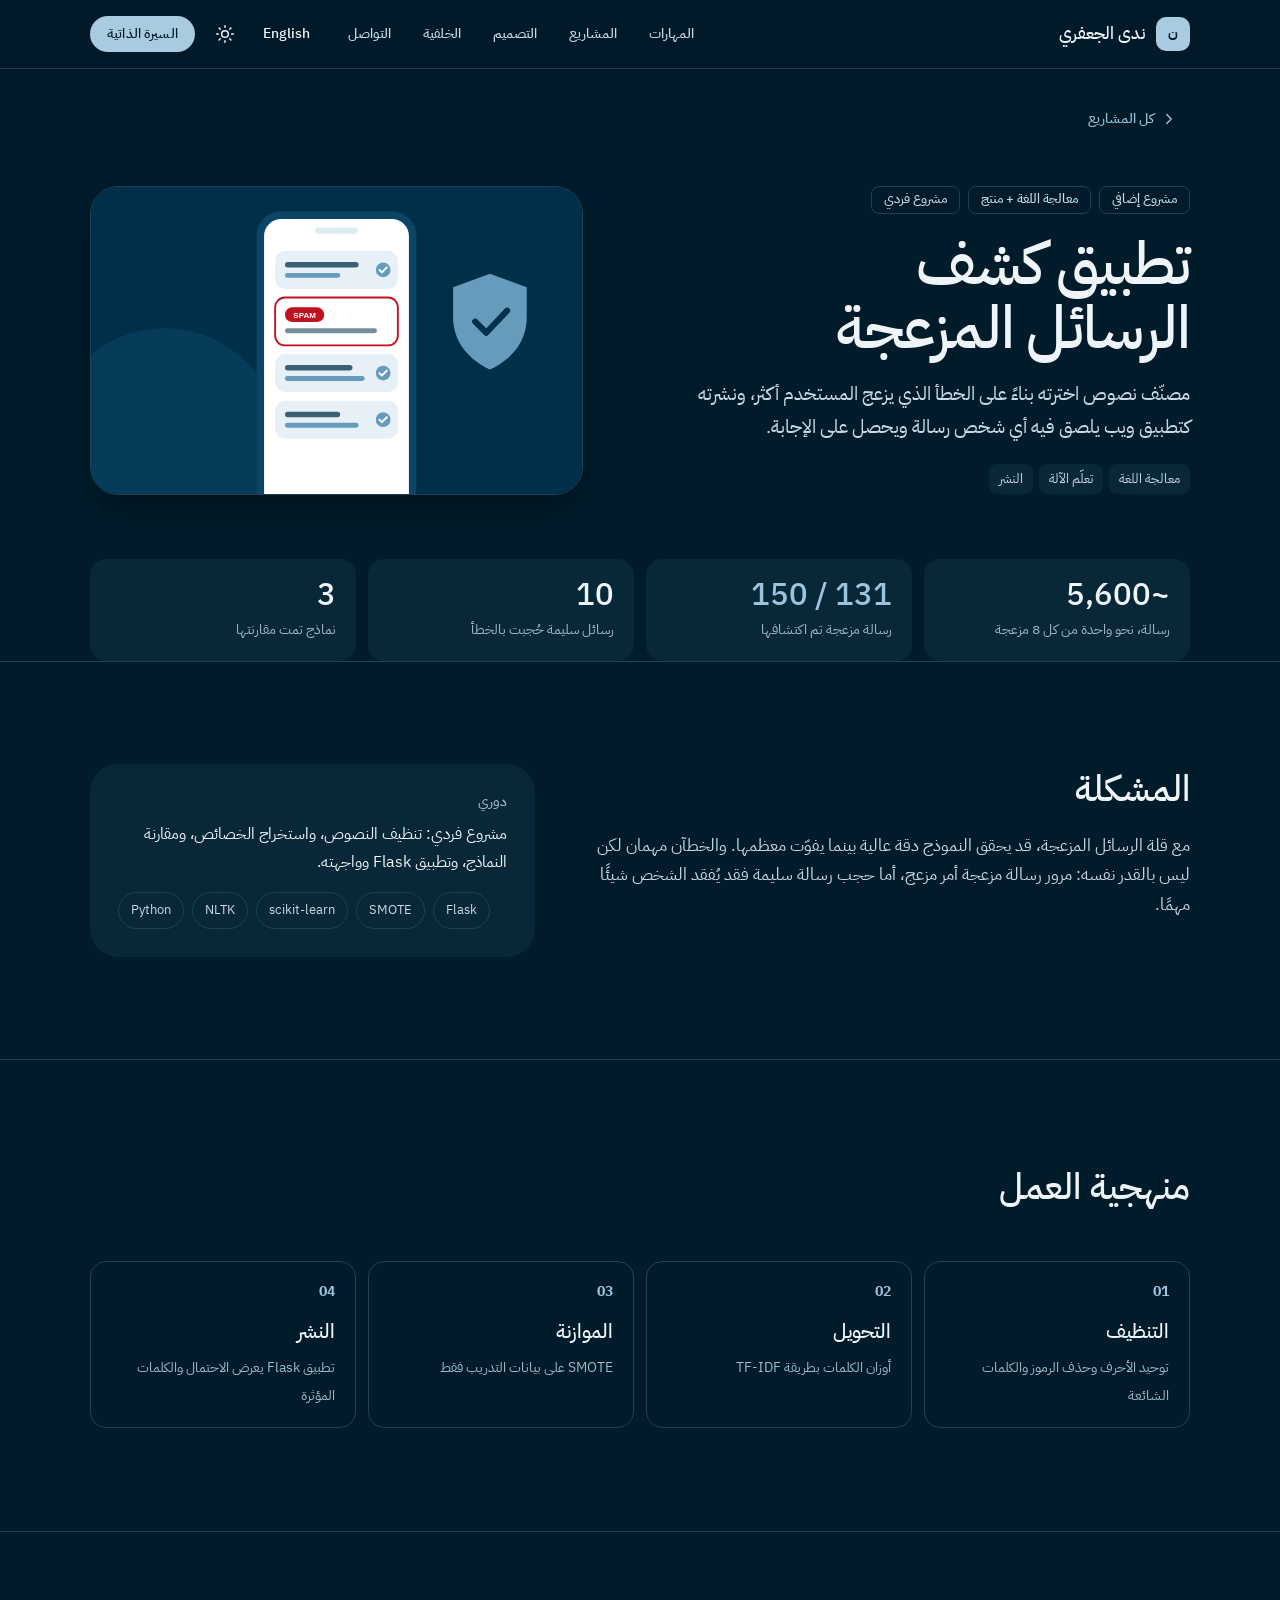
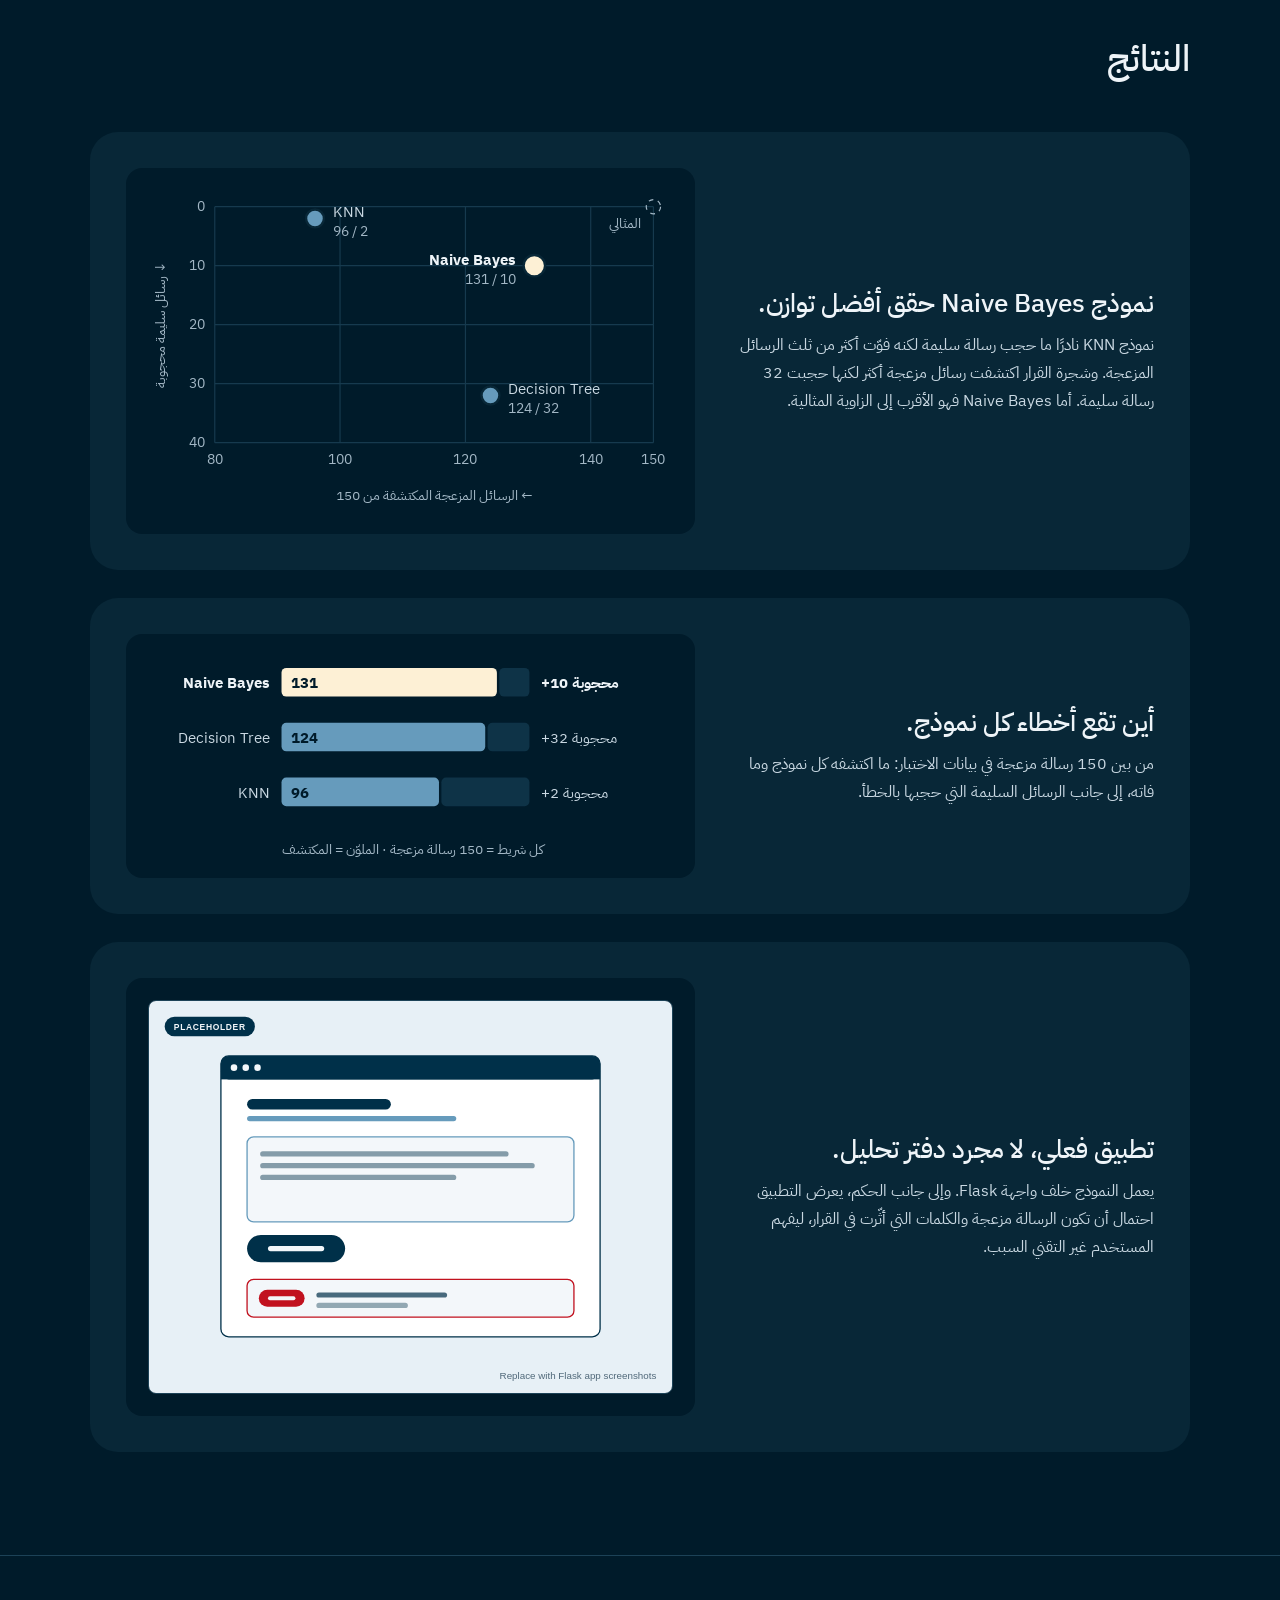
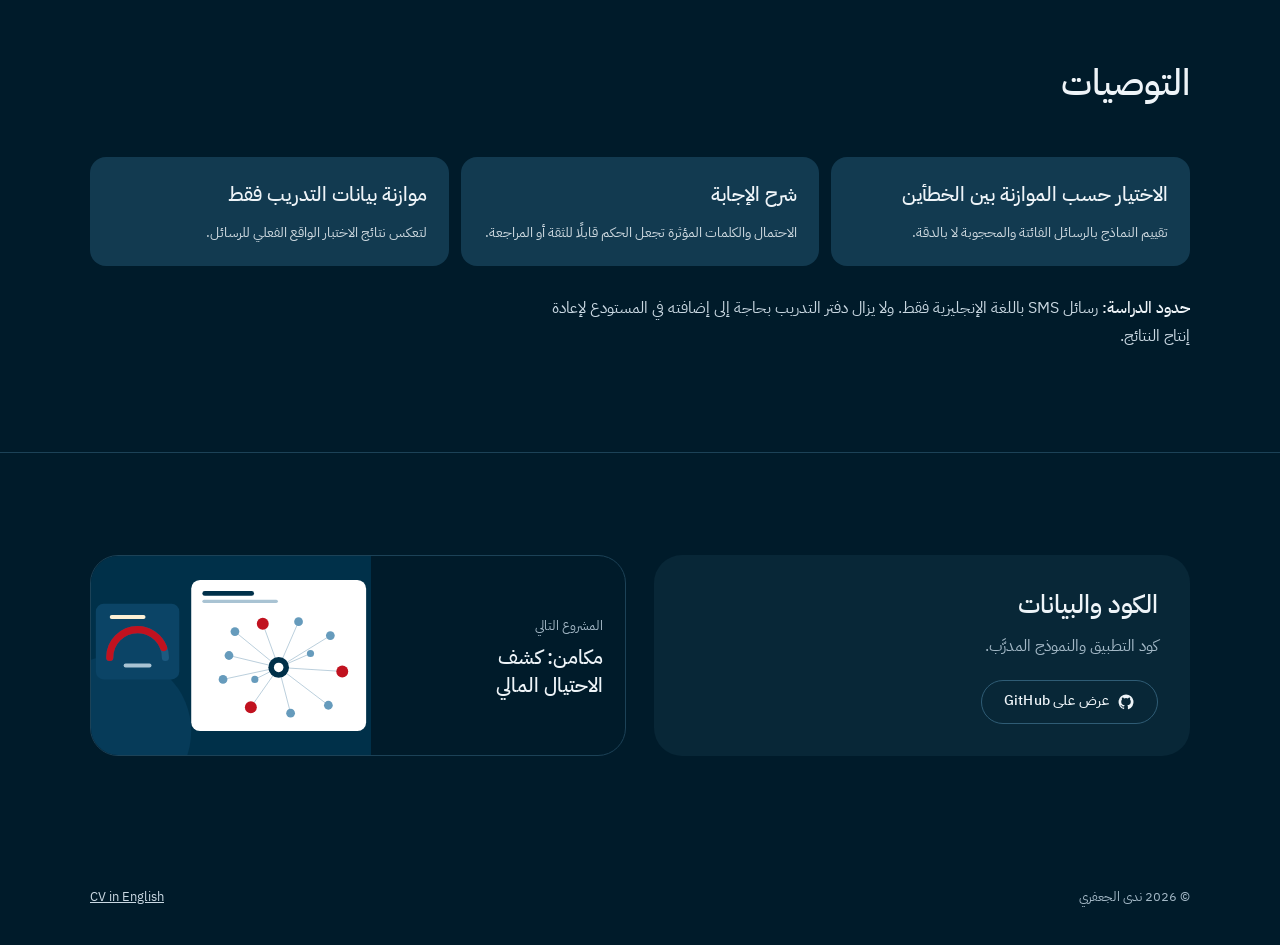
<file: ar/spam-detector.html>
<!doctype html>
<html lang="ar" dir="rtl">
<head>
<meta charset="utf-8">
<meta name="viewport" content="width=device-width, initial-scale=1, viewport-fit=cover">
<title>تطبيق كشف الرسائل المزعجة · ندى الجعفري</title>
<meta name="description" content="مصنّف نصوص لكشف الرسائل المزعجة، اختير بناءً على الخطأ الذي يزعج المستخدم، ونُشر كتطبيق ويب.">
<meta name="theme-color" content="#001B2A">
<link rel="icon" href="../favicon.svg" type="image/svg+xml">
<link rel="alternate" hreflang="en" href="https://nadamis.github.io/nada-portfolio/spam-detector.html">
<link rel="alternate" hreflang="ar" href="https://nadamis.github.io/nada-portfolio/ar/spam-detector.html">
<meta property="og:type" content="article">
<meta property="og:title" content="تطبيق كشف الرسائل المزعجة · ندى الجعفري">
<meta property="og:description" content="مصنّف نصوص لكشف الرسائل المزعجة، اختير بناءً على الخطأ الذي يزعج المستخدم، ونُشر كتطبيق ويب.">
<meta property="og:url" content="https://nadamis.github.io/nada-portfolio/ar/spam-detector.html">
<meta property="og:image" content="https://nadamis.github.io/nada-portfolio/og-image.png">
<meta name="twitter:card" content="summary_large_image">
<script>try{if(localStorage.getItem("mode")==="light")document.documentElement.setAttribute("data-mode","light")}catch(e){}</script>
<link rel="preconnect" href="https://fonts.googleapis.com">
<link rel="preconnect" href="https://fonts.gstatic.com" crossorigin>
<link rel="stylesheet" href="https://fonts.googleapis.com/css2?family=Google+Sans:wght@400;500;700&family=IBM+Plex+Sans+Arabic:wght@400;500;700&display=swap">
<link rel="stylesheet" href="../assets/css/site.css">
</head>
<body class="cs">
<a class="skip" href="#main">انتقل إلى المحتوى</a>

<header class="site-header">
  <div class="wrap bar">
    <a class="brand" href="index.html"><span class="mono" aria-hidden="true">ن</span><span class="name">ندى الجعفري</span></a>
    <nav class="nav" id="nav" aria-label="القائمة الرئيسية">
      <ul class="nav-links">
        <li><a href="index.html#skills">المهارات</a></li><li><a href="index.html#projects">المشاريع</a></li><li><a href="index.html#design">التصميم</a></li><li><a href="index.html#background">الخلفية</a></li><li><a href="index.html#contact">التواصل</a></li>
        <li class="nav-only-mobile"><a href="../Nada_Aljaafari_CV_AR.pdf">السيرة الذاتية</a></li>
      </ul>
    </nav>
    <div class="tools">
      <a class="lang" href="../spam-detector.html" hreflang="en" lang="en">English</a>
      <button class="icon-btn theme-toggle" type="button" aria-label="التبديل إلى الوضع الفاتح">
        <svg class="moon" viewBox="0 0 24 24" fill="none" stroke="currentColor" stroke-width="1.8" stroke-linecap="round" stroke-linejoin="round" aria-hidden="true"><path d="M20 14.5A8 8 0 0 1 9.5 4a8 8 0 1 0 10.5 10.5Z"/></svg>
        <svg class="sun" viewBox="0 0 24 24" fill="none" stroke="currentColor" stroke-width="1.8" stroke-linecap="round" aria-hidden="true"><circle cx="12" cy="12" r="4"/><path d="M12 2v2M12 20v2M4.9 4.9l1.4 1.4M17.7 17.7l1.4 1.4M2 12h2M20 12h2M4.9 19.1l1.4-1.4M17.7 6.3l1.4-1.4"/></svg>
      </button>
      <button class="icon-btn menu-toggle" type="button" aria-expanded="false" aria-controls="nav" aria-label="القائمة">
        <svg viewBox="0 0 24 24" fill="none" stroke="currentColor" stroke-width="1.8" stroke-linecap="round" aria-hidden="true"><path d="M4 7h16M4 12h16M4 17h16"/></svg>
      </button>
      <a class="btn btn-filled btn-sm nav-cta" href="../Nada_Aljaafari_CV_AR.pdf">السيرة الذاتية</a>
    </div>
  </div>
</header>

<main id="main">
  <div class="wrap"><a class="back" href="index.html#projects"><svg viewBox="0 0 24 24" fill="none" stroke="currentColor" stroke-width="1.8" stroke-linecap="round" stroke-linejoin="round" aria-hidden="true"><path class="flip" d="M15 18l-6-6 6-6"/></svg>كل المشاريع</a></div>

  <section class="wrap cs-hero" aria-labelledby="cs-h">
    <div>
      <div class="cs-kicker"><span class="chip">مشروع إضافي</span><span class="chip">معالجة اللغة + منتج</span><span class="chip">مشروع فردي</span></div>
      <h1 id="cs-h">تطبيق كشف الرسائل المزعجة</h1>
      <p class="cs-lede">مصنّف نصوص اخترته بناءً على الخطأ الذي يزعج المستخدم أكثر، ونشرته كتطبيق ويب يلصق فيه أي شخص رسالة ويحصل على الإجابة.</p>
      <ul class="tags"><li>معالجة اللغة</li><li>تعلّم الآلة</li><li>النشر</li></ul>
    </div>
    <div class="cs-cover"><img src="../assets/img/cover-spam.svg" width="800" height="500" alt=""></div>
  </section>

  <section class="wrap" aria-label="باختصار">
    <div class="stat-grid"><div class="stat"><strong>~5,600</strong><span>رسالة، نحو واحدة من كل 8 مزعجة</span></div><div class="stat key"><strong>131 / 150</strong><span>رسالة مزعجة تم اكتشافها</span></div><div class="stat"><strong>10</strong><span>رسائل سليمة حُجبت بالخطأ</span></div><div class="stat"><strong>3</strong><span>نماذج تمت مقارنتها</span></div></div>
  </section>

  <section class="section" aria-labelledby="problem-h">
    <div class="wrap cs-two">
      <div>
        <h2 id="problem-h" class="sec-head" style="font-size:var(--fs-h2);margin-bottom:16px">المشكلة</h2>
        <p class="cs-text">مع قلة الرسائل المزعجة، قد يحقق النموذج دقة عالية بينما يفوّت معظمها. والخطآن مهمان لكن ليس بالقدر نفسه: مرور رسالة مزعجة أمر مزعج، أما حجب رسالة سليمة فقد يُفقد الشخص شيئًا مهمًا.</p>
      </div>
      <aside class="role-card reveal">
        <h3>دوري</h3>
        <p>مشروع فردي: تنظيف النصوص، واستخراج الخصائص، ومقارنة النماذج، وتطبيق Flask وواجهته.</p>
        <ul class="tool-row" lang="en" dir="ltr"><li>Python</li><li>NLTK</li><li>scikit-learn</li><li>SMOTE</li><li>Flask</li></ul>
      </aside>
    </div>
  </section>

  <section class="section" aria-labelledby="process-h">
    <div class="wrap">
      <div class="sec-head"><h2 id="process-h">منهجية العمل</h2></div>
      <ol class="steps"><li class="step reveal"><b>التنظيف</b><span>توحيد الأحرف وحذف الرموز والكلمات الشائعة</span></li><li class="step reveal"><b>التحويل</b><span>أوزان الكلمات بطريقة TF-IDF</span></li><li class="step reveal"><b>الموازنة</b><span>SMOTE على بيانات التدريب فقط</span></li><li class="step reveal"><b>النشر</b><span>تطبيق Flask يعرض الاحتمال والكلمات المؤثرة</span></li></ol>
    </div>
  </section>

  <section class="section" aria-labelledby="findings-h">
    <div class="wrap">
      <div class="sec-head"><h2 id="findings-h">النتائج</h2></div>
      <div class="findings"><article class="finding reveal"><div><h3>نموذج Naive Bayes حقق أفضل توازن.</h3><p>نموذج KNN نادرًا ما حجب رسالة سليمة لكنه فوّت أكثر من ثلث الرسائل المزعجة. وشجرة القرار اكتشفت رسائل مزعجة أكثر لكنها حجبت 32 رسالة سليمة. أما Naive Bayes فهو الأقرب إلى الزاوية المثالية.</p></div><figure class="fig"><svg class="chart" viewBox="0 0 440 270" role="img" aria-label="الرسائل المزعجة المكتشفة مقابل الرسائل السليمة المحجوبة"><line class="grid" x1="56.0" x2="56.0" y1="14" y2="212"/><text x="56.0" y="230.0" text-anchor="middle" class="t-small">80</text><line class="grid" x1="161.1" x2="161.1" y1="14" y2="212"/><text x="161.1" y="230.0" text-anchor="middle" class="t-small">100</text><line class="grid" x1="266.3" x2="266.3" y1="14" y2="212"/><text x="266.3" y="230.0" text-anchor="middle" class="t-small">120</text><line class="grid" x1="371.4" x2="371.4" y1="14" y2="212"/><text x="371.4" y="230.0" text-anchor="middle" class="t-small">140</text><line class="grid" x1="424.0" x2="424.0" y1="14" y2="212"/><text x="424.0" y="230.0" text-anchor="middle" class="t-small">150</text><line class="grid" x1="56" x2="424" y1="14.0" y2="14.0"/><text x="48.0" y="18.0" text-anchor="end" class="t-small">0</text><line class="grid" x1="56" x2="424" y1="63.5" y2="63.5"/><text x="48.0" y="67.5" text-anchor="end" class="t-small">10</text><line class="grid" x1="56" x2="424" y1="113.0" y2="113.0"/><text x="48.0" y="117.0" text-anchor="end" class="t-small">20</text><line class="grid" x1="56" x2="424" y1="162.5" y2="162.5"/><text x="48.0" y="166.5" text-anchor="end" class="t-small">30</text><line class="grid" x1="56" x2="424" y1="212.0" y2="212.0"/><text x="48.0" y="216.0" text-anchor="end" class="t-small">40</text><text x="240.0" y="260.0" text-anchor="middle" class="t-small">الرسائل المزعجة المكتشفة من 150 ←</text><text x="14.0" y="113.0" text-anchor="middle" class="t-small" transform="rotate(-90 14 113.0)">رسائل سليمة محجوبة ↓</text><circle class="ref" fill="none" cx="424.0" cy="14.0" r="6"/><text x="414.0" y="32.0" text-anchor="end" class="t-small">المثالي</text><circle class="k ring pop" style="--d:0" cx="324.1" cy="63.5" r="9"/><text x="309.1" y="62.5" text-anchor="end" class="t-strong">Naive Bayes</text><text x="309.1" y="78.5" text-anchor="end" class="t-small">131 / 10</text><circle class="c ring pop" style="--d:1" cx="287.3" cy="172.4" r="7.5"/><text x="302.3" y="171.4" text-anchor="start" class="t-ink">Decision Tree</text><text x="302.3" y="187.4" text-anchor="start" class="t-small">124 / 32</text><circle class="c ring pop" style="--d:2" cx="140.1" cy="23.9" r="7.5"/><text x="155.1" y="22.9" text-anchor="start" class="t-ink">KNN</text><text x="155.1" y="38.9" text-anchor="start" class="t-small">96 / 2</text></svg></figure></article><article class="finding reveal"><div><h3>أين تقع أخطاء كل نموذج.</h3><p>من بين 150 رسالة مزعجة في بيانات الاختبار: ما اكتشفه كل نموذج وما فاته، إلى جانب الرسائل السليمة التي حجبها بالخطأ.</p></div><figure class="fig"><svg class="chart" viewBox="0 0 440 168" role="img" aria-label="الرسائل المزعجة المكتشفة والفائتة لكل نموذج"><text x="102.0" y="27.0" text-anchor="end" class="t-strong">Naive Bayes</text><rect class="k grow-x" style="--d:0" x="112" y="10" width="180.7" height="24" rx="4"/><rect class="track" x="294.7" y="10" width="25.3" height="24" rx="4"/><text x="120.0" y="27.0" text-anchor="start" class="t-on-key">131</text><text x="330.0" y="27.0" text-anchor="start" class="t-strong">+10 محجوبة</text><text x="102.0" y="73.0" text-anchor="end" class="t-ink">Decision Tree</text><rect class="c grow-x" style="--d:1" x="112" y="56" width="170.9" height="24" rx="4"/><rect class="track" x="284.9" y="56" width="35.1" height="24" rx="4"/><text x="120.0" y="73.0" text-anchor="start" class="t-on-ctx">124</text><text x="330.0" y="73.0" text-anchor="start" class="t-ink">+32 محجوبة</text><text x="102.0" y="119.0" text-anchor="end" class="t-ink">KNN</text><rect class="c grow-x" style="--d:2" x="112" y="102" width="132.1" height="24" rx="4"/><rect class="track" x="246.1" y="102" width="73.9" height="24" rx="4"/><text x="120.0" y="119.0" text-anchor="start" class="t-on-ctx">96</text><text x="330.0" y="119.0" text-anchor="start" class="t-ink">+2 محجوبة</text><text x="112.0" y="166.0" text-anchor="start" class="t-small">كل شريط = 150 رسالة مزعجة · الملوّن = المكتشف</text></svg></figure></article><article class="finding reveal"><div><h3>تطبيق فعلي، لا مجرد دفتر تحليل.</h3><p>يعمل النموذج خلف واجهة Flask. وإلى جانب الحكم، يعرض التطبيق احتمال أن تكون الرسالة مزعجة والكلمات التي أثّرت في القرار، ليفهم المستخدم غير التقني السبب.</p></div><figure class="fig"><img class="shot" src="../assets/img/placeholder-spam-ui.svg" width="800" height="600" alt="صورة مؤقتة: شاشة تطبيق كشف الرسائل المزعجة" loading="lazy"></figure></article></div>
    </div>
  </section>

  <section class="section" aria-labelledby="decision-h">
    <div class="wrap">
      <div class="sec-head"><h2 id="decision-h">التوصيات</h2></div>
      <ol class="decisions"><li class="decision reveal"><b>الاختيار حسب الموازنة بين الخطأين</b><span>تقييم النماذج بالرسائل الفائتة والمحجوبة لا بالدقة.</span></li><li class="decision reveal"><b>شرح الإجابة</b><span>الاحتمال والكلمات المؤثرة تجعل الحكم قابلًا للثقة أو المراجعة.</span></li><li class="decision reveal"><b>موازنة بيانات التدريب فقط</b><span>لتعكس نتائج الاختبار الواقع الفعلي للرسائل.</span></li></ol>
      <h2 class="visually-hidden">حدود الدراسة</h2>
      <p class="limits" style="margin-top:28px"><b style="font-weight:500;color:var(--ink)">حدود الدراسة: </b>رسائل SMS باللغة الإنجليزية فقط. ولا يزال دفتر التدريب بحاجة إلى إضافته في المستودع لإعادة إنتاج النتائج.</p>
    </div>
  </section>

  <section class="section" aria-label="المشروع التالي">
    <div class="wrap next-wrap">
      <div class="code-card">
        <div><h3>الكود والبيانات</h3><p>كود التطبيق والنموذج المدرَّب.</p></div>
        <div><a class="btn btn-outlined" href="https://github.com/NadaMIS/spam-detector"><svg viewBox="0 0 24 24" fill="currentColor" aria-hidden="true"><path d="M12 2a10 10 0 0 0-3.16 19.49c.5.09.68-.22.68-.48v-1.7c-2.78.6-3.37-1.34-3.37-1.34-.45-1.16-1.11-1.47-1.11-1.47-.91-.62.07-.61.07-.61 1 .07 1.53 1.04 1.53 1.04.9 1.53 2.35 1.09 2.92.83.09-.65.35-1.09.64-1.34-2.22-.25-4.55-1.11-4.55-4.94 0-1.09.39-1.98 1.03-2.68-.1-.25-.45-1.27.1-2.65 0 0 .84-.27 2.75 1.02a9.5 9.5 0 0 1 5 0c1.91-1.29 2.75-1.02 2.75-1.02.55 1.38.2 2.4.1 2.65.64.7 1.03 1.59 1.03 2.68 0 3.84-2.34 4.69-4.57 4.93.36.31.68.92.68 1.86v2.75c0 .27.18.58.69.48A10 10 0 0 0 12 2Z"/></svg>عرض على GitHub</a></div>
      </div>
      <div class="next-card">
        <div class="body"><span class="lbl">المشروع التالي</span><h3><a href="makamin.html">مكامن: كشف الاحتيال المالي</a></h3></div>
        <img src="../assets/img/cover-makamin.svg" width="800" height="500" alt="" loading="lazy">
      </div>
    </div>
  </section>
</main>

<footer class="site-footer">
  <div class="wrap">
    <span>© 2026 ندى الجعفري</span>
    <a href="../Nada_Aljaafari_CV.pdf" hreflang="en" lang="en">CV in English</a>
  </div>
</footer>

<script src="../assets/js/site.js" defer></script>
</body>
</html>
</file>
<file: assets/css/site.css>
/* =====================================================================
   Nada Aljaafari · portfolio · v2
   Material-style: white surfaces, one primary colour, tonal containers,
   pill buttons and chips, Google Sans. One stylesheet for EN + AR.
   ===================================================================== */

/* ---------- 1. Tokens -------------------------------------------------
   Dark is the default. Light applies only when the visitor picks it
   (data-mode="light" on <html>, saved in localStorage).
   Palette: Prussian Blue #003049, Air Superiority Blue #669BBC,
   Papaya Whip #FDF0D5, Fire Brick #C1121F / Barn Red #780000 (tiny accents).
   Contrast (AA): dark ink #EEF4F8 on #001B2A 16:1 · muted #A3B8C6 on bg 8.9:1
   · light ink #003049 on #FFF 13.9:1 · light muted #51697A on #FFF 5.9:1.   */
:root{
  color-scheme: dark;
  --bg:#001B2A; --surface:#082737; --surface-2:#0E3347; --outline:#1C4257; --outline-strong:#2F5C75;
  --ink:#EEF4F8; --ink-2:#C9D8E2; --muted:#A3B8C6;
  --primary:#A8CBE0; --on-primary:#001B2A; --primary-hover:#C2DBEA;
  --tonal:#123A50; --on-tonal:#EEF4F8; --tonal-hover:#1A4760;
  --link:#9CC4DC; --accent:#F07A7F; --focus:#9CC4DC;
  --data-key:#FDF0D5; --data-ctx:#669BBC; --data-grid:#163A4E; --data-axis:#2F5C75; --data-ring:#082737;
  --shadow:0 16px 40px -20px rgb(0 0 0 / .7);

  --font:"Google Sans","IBM Plex Sans Arabic",system-ui,-apple-system,"Segoe UI",Roboto,Arial,sans-serif;
  --fs-display:clamp(2.5rem, 1.9rem + 2.6vw, 3.75rem);
  --fs-h2:clamp(1.75rem, 1.5rem + 1vw, 2.25rem);
  --fs-h3:clamp(1.375rem, 1.25rem + .5vw, 1.625rem);
  --fs-title:1.25rem;
  --fs-body:1rem;
  --fs-small:.875rem;
  --fs-label:.8125rem;
  --gutter:clamp(16px, 4vw, 40px);
  --max:1180px;
  --section:clamp(64px, 8vw, 104px);
  --r-sm:8px; --r-md:16px; --r-lg:28px;
  --header-h:68px;
  --ease:cubic-bezier(.2,.7,.2,1);
}
:root[data-mode="light"]{
  color-scheme: light;
  --bg:#FFFFFF; --surface:#F3F7FA; --surface-2:#E7F0F6; --outline:#D6E2EA; --outline-strong:#A9C3D3;
  --ink:#003049; --ink-2:#2F4B5C; --muted:#51697A;
  --primary:#003049; --on-primary:#FFFFFF; --primary-hover:#0B4466;
  --tonal:#DDEBF3; --on-tonal:#003049; --tonal-hover:#CFE2EE;
  --link:#2F6A8E; --accent:#C1121F; --focus:#2F6A8E;
  --data-key:#003049; --data-ctx:#5A8EAE; --data-grid:#DCE7EE; --data-axis:#A9C3D3; --data-ring:#FFFFFF;
  --shadow:0 12px 32px -18px rgb(0 48 73 / .45);
}

/* ---------- 2. Base --------------------------------------------------- */
*,*::before,*::after{box-sizing:border-box}
html{scroll-behavior:smooth;scroll-padding-top:calc(var(--header-h) + 12px);-webkit-text-size-adjust:100%}
body{margin:0;background:var(--bg);color:var(--ink);font-family:var(--font);font-size:var(--fs-body);line-height:1.55;-webkit-font-smoothing:antialiased}
img,svg{display:block;max-width:100%}
h1,h2,h3,p{margin:0}
h1,h2,h3{font-weight:500;letter-spacing:-.01em;text-wrap:balance}
ul,ol{margin:0;padding:0;list-style:none}
a{color:var(--link)}
:focus-visible{outline:2px solid var(--focus);outline-offset:3px;border-radius:6px}
.wrap{width:100%;max-width:var(--max);margin-inline:auto;padding-inline:var(--gutter)}
.visually-hidden{position:absolute!important;width:1px;height:1px;overflow:hidden;clip-path:inset(50%);white-space:nowrap}
.skip{position:absolute;inset-inline-start:var(--gutter);top:-100px;z-index:100;background:var(--primary);color:var(--on-primary);padding:10px 16px;border-radius:999px;text-decoration:none}
.skip:focus{top:calc(env(safe-area-inset-top,0px) + 10px)}

/* ---------- 3. Buttons & chips --------------------------------------- */
.btn{display:inline-flex;align-items:center;justify-content:center;gap:8px;min-height:44px;padding:10px 22px;border-radius:999px;border:1px solid transparent;font:500 var(--fs-small)/1.2 var(--font);letter-spacing:.01em;text-decoration:none;cursor:pointer;white-space:nowrap;transition:background-color .15s,border-color .15s,color .15s}
.btn svg{width:18px;height:18px;flex:none}
.btn-filled{background:var(--primary);color:var(--on-primary)}
.btn-filled:hover{background:var(--primary-hover)}
.btn-tonal{background:var(--tonal);color:var(--on-tonal)}
.btn-tonal:hover{background:var(--tonal-hover)}
.btn-outlined{border-color:var(--outline-strong);color:var(--ink)}
.btn-outlined:hover{background:var(--surface-2)}
.btn-text{color:var(--link);padding-inline:12px}
.btn-text:hover{background:var(--surface-2)}
.btn-sm{min-height:36px;padding:6px 16px}

.chip{display:inline-flex;align-items:center;gap:6px;height:28px;padding:0 12px;border-radius:var(--r-sm);border:1px solid var(--outline);font-size:var(--fs-label);font-weight:500;color:var(--ink-2);background:var(--bg);white-space:nowrap}
.tags{display:flex;flex-wrap:wrap;gap:6px}
.tags li{font-size:var(--fs-label);color:var(--ink-2);background:var(--surface);border-radius:var(--r-sm);padding:4px 10px}
.dot{width:8px;height:8px;border-radius:50%;background:var(--accent);flex:none}

/* ---------- 4. Header ------------------------------------------------- */
.site-header{position:sticky;top:env(safe-area-inset-top,0px);z-index:20;background:color-mix(in srgb,var(--bg) 90%,transparent);backdrop-filter:blur(12px);-webkit-backdrop-filter:blur(12px);border-bottom:1px solid var(--outline)}
.bar{display:flex;align-items:center;gap:12px;height:var(--header-h)}
.brand{display:flex;align-items:center;gap:10px;color:var(--ink);text-decoration:none;font-weight:500;font-size:1.0625rem;white-space:nowrap;margin-inline-end:auto}
.mono{display:grid;place-items:center;width:34px;height:34px;border-radius:10px;background:var(--primary);color:var(--on-primary);font-size:.875rem;font-weight:700;letter-spacing:.02em}
.nav-links{display:flex;gap:4px}
.nav-links a{display:block;padding:8px 14px;border-radius:999px;color:var(--ink-2);text-decoration:none;font-size:var(--fs-small);font-weight:500}
.nav-links a:hover{background:var(--surface-2);color:var(--ink)}
.nav-only-mobile{display:none}
.tools{display:flex;align-items:center;gap:4px}
.lang{padding:8px 12px;border-radius:999px;color:var(--ink);text-decoration:none;font-size:var(--fs-small);font-weight:500}
.lang:hover{background:var(--surface-2)}
.icon-btn{display:inline-grid;place-items:center;width:44px;height:44px;border-radius:999px;border:0;background:transparent;color:var(--ink);cursor:pointer}
.icon-btn:hover{background:var(--surface-2)}
.icon-btn svg{width:20px;height:20px}
.theme-toggle .moon{display:none}
:root[data-mode="light"] .theme-toggle .moon{display:block}
:root[data-mode="light"] .theme-toggle .sun{display:none}
.menu-toggle{display:none}
.nav-cta{margin-inline-start:4px}
@media (max-width: 880px){
  .menu-toggle{display:inline-grid}
  .nav-cta{display:none}
  .nav{display:none;position:absolute;top:100%;inset-inline:0;background:var(--bg);border-bottom:1px solid var(--outline);box-shadow:0 16px 24px -20px rgb(0 48 73 / .4)}
  .nav.open{display:block}
  .nav-links{flex-direction:column;gap:2px;padding:10px var(--gutter) 18px;max-width:var(--max);margin-inline:auto}
  .nav-links a{padding:12px 16px;font-size:1rem}
  .nav-only-mobile{display:block}
}
@media (max-width: 400px){ .brand .name{display:none} }

/* ---------- 5. Hero --------------------------------------------------- */
.hero{display:grid;grid-template-columns:minmax(0,1.15fr) minmax(0,1fr);gap:40px clamp(32px,5vw,72px);align-items:center;padding-block:clamp(48px,7vw,96px) clamp(48px,6vw,80px)}
@media (max-width: 900px){ .hero{grid-template-columns:1fr} }
.avatar{width:76px;height:76px;border-radius:50%;display:grid;place-items:center;background:var(--tonal);color:var(--on-tonal);font-size:1.5rem;font-weight:500;margin-bottom:20px;border:3px solid var(--bg);box-shadow:0 0 0 1px var(--outline)}
.status{margin-bottom:18px}
.hero h1{font-size:var(--fs-display);line-height:1.05;font-weight:500;letter-spacing:-.02em}
.role{font-size:clamp(1.25rem,1.1rem + .6vw,1.625rem);color:var(--ink-2);margin-top:8px}
.intro{color:var(--muted);max-width:46ch;margin-top:16px}
.actions{display:flex;flex-wrap:wrap;gap:10px;margin-top:28px}
.stats{display:flex;flex-wrap:wrap;gap:12px 40px;margin-top:36px;padding-top:24px;border-top:1px solid var(--outline)}
.stats strong{display:block;font-size:1.5rem;font-weight:500;font-variant-numeric:tabular-nums;line-height:1.2}
.stats span{font-size:var(--fs-label);color:var(--muted)}

.skills-card{background:var(--surface);border-radius:var(--r-lg);padding:clamp(20px,3vw,32px);display:grid;gap:22px}
.skills-card h2{font-size:var(--fs-small);font-weight:500;color:var(--muted);margin-bottom:10px}
.skills-card .tags li{background:var(--bg);border:1px solid var(--outline);font-size:var(--fs-small);padding:6px 12px}

/* ---------- 6. Sections ----------------------------------------------- */
.section{padding-block:var(--section);border-top:1px solid var(--outline)}
.sec-head{display:flex;flex-wrap:wrap;align-items:baseline;justify-content:space-between;gap:8px 24px;margin-bottom:clamp(28px,4vw,48px)}
.sec-head h2{font-size:var(--fs-h2);display:flex;align-items:baseline;gap:14px}
.sec-num{font-size:var(--fs-small);font-weight:500;color:var(--link);font-variant-numeric:tabular-nums}
.sec-head p{color:var(--muted);font-size:var(--fs-small)}

/* ---------- 7. Projects (analytics) ----------------------------------- */
.projects{display:grid}
.proj{display:grid;grid-template-columns:minmax(0,5fr) minmax(0,7fr);gap:24px clamp(28px,4vw,56px);align-items:center;padding-block:clamp(28px,4vw,44px)}
.proj + .proj{border-top:1px solid var(--outline)}
.proj:first-child{padding-top:0}
@media (max-width: 860px){ .proj{grid-template-columns:1fr} .proj .visual{order:-1} }
.proj-top{display:flex;align-items:center;gap:12px;margin-bottom:14px}
.num{font-size:var(--fs-small);font-weight:700;color:var(--link);font-variant-numeric:tabular-nums}
.proj h3{font-size:var(--fs-h3);line-height:1.2}
.desc{color:var(--ink-2);margin-top:10px;max-width:46ch}
.kpi{display:flex;align-items:baseline;flex-wrap:wrap;gap:4px 10px;margin-top:18px}
.kpi strong{font-size:1.75rem;font-weight:500;font-variant-numeric:tabular-nums;line-height:1.1}
.kpi span{font-size:var(--fs-small);color:var(--muted)}
.proj .tags{margin-top:16px}
.proj .links{display:flex;flex-wrap:wrap;gap:8px;margin-top:22px}

.visual{margin:0;background:var(--surface);border-radius:var(--r-lg);padding:clamp(18px,2.4vw,28px)}
.vis-cap{display:flex;flex-wrap:wrap;justify-content:space-between;gap:6px 16px;font-size:var(--fs-label);color:var(--muted);margin-bottom:14px}
.vis-cap b{font-weight:500;color:var(--ink-2)}
.legend{display:flex;flex-wrap:wrap;gap:4px 14px}
.legend span{display:inline-flex;align-items:center;gap:6px}
.sw{width:10px;height:10px;border-radius:50%;display:inline-block;flex:none}
.sw.k{background:var(--data-key)} .sw.c{background:var(--data-ctx)}

.chart{width:100%;height:auto;overflow:visible}
.chart text{font-family:var(--font);font-size:12px;fill:var(--muted)}
.chart .t-ink{fill:var(--ink-2)}
.chart .t-strong{fill:var(--ink);font-weight:700}
.chart .k{fill:var(--data-key)}
.chart .c{fill:var(--data-ctx)}
.chart .grid{stroke:var(--data-grid);stroke-width:1}
.chart .axis{stroke:var(--data-axis);stroke-width:1}
.chart .ref{stroke:var(--muted);stroke-width:1;stroke-dasharray:4 4}
.chart .link{stroke:var(--outline-strong);stroke-width:2}
.chart .ring{stroke:var(--data-ring);stroke-width:2}

.more-row{display:flex;flex-wrap:wrap;align-items:center;justify-content:space-between;gap:12px 24px;margin-top:clamp(24px,4vw,40px);padding:18px 22px;border-radius:var(--r-md);background:var(--surface)}
.more-row b{font-weight:500}
.more-row span{color:var(--muted);font-size:var(--fs-small)}

/* ---------- 8. Design ------------------------------------------------- */
.designs{display:grid;grid-template-columns:repeat(3,minmax(0,1fr));gap:clamp(16px,2.4vw,24px)}
@media (max-width: 900px){ .designs{grid-template-columns:1fr;max-width:560px} }
.design{display:flex;flex-direction:column;border:1px solid var(--outline);border-radius:var(--r-lg);overflow:hidden;background:var(--bg)}
.design img{width:100%;height:auto;aspect-ratio:4/3;object-fit:cover;background:var(--surface)}
.design .body{display:flex;flex-direction:column;gap:8px;padding:18px 20px 20px}
.design h3{font-size:var(--fs-title)}
.design p{color:var(--muted);font-size:var(--fs-small)}
.design .chip{align-self:flex-start;margin-top:6px}

/* ---------- 9. Background -------------------------------------------- */
.bg-grid{display:grid;grid-template-columns:repeat(3,minmax(0,1fr));gap:clamp(16px,2.4vw,24px)}
@media (max-width: 900px){ .bg-grid{grid-template-columns:1fr} }
.bg-card{background:var(--surface);border-radius:var(--r-lg);padding:clamp(20px,2.6vw,28px)}
.bg-card h3{font-size:var(--fs-small);font-weight:500;color:var(--muted);margin-bottom:6px}
.bg-card li{padding-block:14px;border-bottom:1px solid var(--outline)}
.bg-card li:last-child{border-bottom:0;padding-bottom:0}
.bg-card b{display:block;font-weight:500}
.bg-card span{display:block;font-size:var(--fs-small);color:var(--muted);margin-top:2px}

/* ---------- 10. Contact ---------------------------------------------- */
.contact-card{background:var(--primary);color:var(--on-primary);border-radius:var(--r-lg);padding:clamp(28px,5vw,56px);display:grid;grid-template-columns:minmax(0,1fr) auto;gap:24px 40px;align-items:end}
@media (max-width: 760px){ .contact-card{grid-template-columns:1fr} }
.contact-card h2{font-size:var(--fs-h2)}
.contact-card p{margin-top:10px;opacity:.85;max-width:46ch}
.contact-card .actions{margin-top:0}
.contact-card .btn-filled{background:var(--on-primary);color:var(--primary)}
.contact-card .btn-filled:hover{opacity:.9}
.contact-card .btn-outlined{border-color:color-mix(in srgb,var(--on-primary) 45%,transparent);color:var(--on-primary)}
.contact-card .btn-outlined:hover{background:color-mix(in srgb,var(--on-primary) 12%,transparent)}
.contact-card :focus-visible{outline-color:var(--on-primary)}
.email-btn{font-size:1rem}

/* ---------- 11. Footer ------------------------------------------------ */
.site-footer{padding-block:28px 36px;font-size:var(--fs-label);color:var(--muted)}
.site-footer .wrap{display:flex;flex-wrap:wrap;justify-content:space-between;gap:12px}
.site-footer a{color:var(--ink-2)}

/* ---------- 12. Motion ------------------------------------------------
   Small and quick. Everything is visible without JS; all of it is off
   for visitors who ask for reduced motion.                               */
.site-header{transition:box-shadow .25s,background-color .3s}
.site-header.scrolled{box-shadow:var(--shadow)}
body{transition:background-color .35s,color .35s}
.pcard img{transition:transform .6s var(--ease)}
.design img{transition:transform .6s var(--ease)}
@media (prefers-reduced-motion: no-preference){
  /* page-load: hero lines ease up in sequence, skill tags pop in */
  .hero-seq > *{animation:rise .7s var(--ease) both;animation-delay:calc(var(--i,0) * 70ms)}
  .skills-card{animation:rise .8s var(--ease) both;animation-delay:.25s}
  .skills-card .tags li{animation:pop .45s cubic-bezier(.3,1.4,.5,1) both;animation-delay:calc(.45s + var(--j,0) * 28ms)}
  @keyframes rise{from{opacity:.001;transform:translateY(16px)}}
  @keyframes pop{from{opacity:.001;transform:scale(.85)}}

  /* "open to work" dot breathes */
  .status .dot{animation:breathe 2.4s ease-out infinite}
  @keyframes breathe{0%{box-shadow:0 0 0 0 color-mix(in srgb,var(--accent) 60%,transparent)}80%,100%{box-shadow:0 0 0 7px transparent}}

  /* scroll reveal with stagger (delay set per item in JS) */
  .js .reveal.pre{opacity:0;transform:translateY(22px)}
  .js .reveal{transition:opacity .6s ease,transform .7s var(--ease),box-shadow .2s,border-color .2s}

  /* hover */
  .pcard:hover img,.design:hover img{transform:scale(1.04)}
  .btn:active{transform:scale(.97)}
  .btn{transition:background-color .15s,border-color .15s,color .15s,transform .1s}
  .theme-toggle svg{transition:transform .5s var(--ease)}
  .theme-toggle:hover svg{transform:rotate(-25deg)}
  .avatar{transition:transform .4s var(--ease)}
  .avatar:hover{transform:rotate(-6deg) scale(1.05)}
}
@media (prefers-reduced-motion: reduce){ html{scroll-behavior:auto} *,*::before,*::after{transition:none!important;animation:none!important} }

/* ---------- 13. Arabic / RTL ------------------------------------------ */
[lang="ar"] body, body[lang="ar"]{line-height:1.75}
[lang="ar"] h1,[lang="ar"] h2,[lang="ar"] h3{letter-spacing:0;line-height:1.4}
[dir="rtl"] .chart{direction:ltr}
[dir="rtl"] .flip{display:inline-block;transform:scaleX(-1);transform-box:fill-box;transform-origin:center}

/* ---------- Project cover cards (home) -------------------------------- */
.pcards{display:grid;grid-template-columns:repeat(2,minmax(0,1fr));gap:clamp(16px,2.4vw,28px)}
@media (max-width: 760px){ .pcards{grid-template-columns:1fr} }
.pcard{position:relative;display:flex;flex-direction:column;border:1px solid var(--outline);border-radius:var(--r-lg);overflow:hidden;background:var(--bg);transition:box-shadow .2s,transform .2s,border-color .2s}
.pcard:hover{border-color:var(--outline-strong);box-shadow:var(--shadow);transform:translateY(-3px)}
.pcard img{width:100%;height:auto;aspect-ratio:8/5;object-fit:cover}
.pcard .body{display:flex;flex-direction:column;gap:8px;padding:20px 24px 24px}
.pcard h3{font-size:var(--fs-h3);line-height:1.2}
.pcard h3 a{color:var(--ink);text-decoration:none}
.pcard h3 a::after{content:"";position:absolute;inset:0}
.pcard:has(a:focus-visible){outline:2px solid var(--focus);outline-offset:3px}
.pcard h3 a:focus-visible{outline:none}
.pcard p{color:var(--muted)}
.pcard .tags{margin-top:6px}

/* ---------- Organisation logos (Background) ----------------------------
   .org shows a short-name tile until the real logo file is supplied:
   swap the <span> for <img class="org" src="assets/img/logos/…" alt="">.  */
.bg-card li.org-row{display:grid;grid-template-columns:44px minmax(0,1fr);gap:14px;align-items:center}
.bg-card .org{display:grid;place-items:center;width:44px;height:44px;margin:0;border-radius:12px;background:var(--bg);border:1px solid var(--outline);color:var(--ink-2);font-size:.6875rem;font-weight:700;letter-spacing:.02em;overflow:hidden}
.bg-card img.org{object-fit:contain;padding:6px;background:#FFFFFF}
.bg-card .org-kfupm{font-size:.5625rem;letter-spacing:0}

/* ---------- Hero cover deck ------------------------------------------ */
.hero-deck{position:relative;display:block;aspect-ratio:1/0.82;max-width:560px;width:100%;justify-self:center;border-radius:var(--r-lg)}
.hero-deck img{position:absolute;width:78%;height:auto;aspect-ratio:8/5;border-radius:22px;box-shadow:var(--shadow);border:1px solid var(--outline);transition:transform .6s var(--ease)}
.hero-deck .d1{top:4%;inset-inline-start:0;transform:rotate(-7deg)}
.hero-deck .d2{top:10%;inset-inline-end:0;transform:rotate(6deg)}
.hero-deck .d3{bottom:2%;inset-inline-start:11%;transform:rotate(-1deg)}
.hero-deck:hover .d1{transform:rotate(-11deg) translate(-14px,-6px)}
.hero-deck:hover .d2{transform:rotate(10deg) translate(14px,-6px)}
.hero-deck:hover .d3{transform:rotate(0deg) translateY(-8px)}
@media (max-width: 900px){ .hero-deck{max-width:440px} }
@media (prefers-reduced-motion: no-preference){
  .hero-deck{animation:rise .9s var(--ease) both;animation-delay:.3s}
  .hero-deck .d1{animation:bob1 6s ease-in-out infinite alternate}
  .hero-deck .d2{animation:bob2 7s ease-in-out infinite alternate}
  .hero-deck .d3{animation:bob3 5.5s ease-in-out infinite alternate}
  .hero-deck:hover img{animation-play-state:paused}
  @keyframes bob1{from{translate:0 0}to{translate:0 -10px}}
  @keyframes bob2{from{translate:0 -6px}to{translate:0 6px}}
  @keyframes bob3{from{translate:0 4px}to{translate:0 -8px}}
}

/* ---------- Skills ---------------------------------------------------- */
.skill-group{font-size:var(--fs-small);font-weight:500;color:var(--muted);margin:0 0 14px}
.skill-grid + .skill-group,.skill-grid ~ .skill-group{margin-top:32px}
.skill-grid{display:grid;grid-template-columns:repeat(auto-fill,minmax(190px,1fr));gap:12px}
.skill{display:flex;align-items:center;gap:14px;padding:14px 16px;border-radius:var(--r-md);background:var(--surface);border:1px solid transparent;font-weight:500;transition:border-color .2s,background-color .2s,transform .2s}
.skill:hover{border-color:var(--outline-strong);background:var(--surface-2)}
.skill-ic{display:grid;place-items:center;width:44px;height:44px;flex:none;border-radius:12px;background:var(--tonal);color:var(--link)}
.skill-ic svg{width:24px;height:24px}
.tool-row{display:flex;flex-wrap:wrap;gap:8px}
.tool-row li{padding:8px 14px;border-radius:999px;border:1px solid var(--outline);font-size:var(--fs-small);color:var(--ink-2);transition:border-color .2s,color .2s}
.tool-row li:hover{border-color:var(--outline-strong);color:var(--ink)}
@media (prefers-reduced-motion: no-preference){
  /* icons draw themselves when the tile scrolls in */
  .js .skill.pre .skill-ic svg *{stroke-dasharray:100;stroke-dashoffset:100}
  .skill-ic svg *{stroke-dasharray:100;stroke-dashoffset:0;transition:stroke-dashoffset 1.1s var(--ease) .15s}
  .skill:hover{transform:translateY(-2px)}
  .skill:hover .skill-ic{animation:wiggle .5s var(--ease)}
  @keyframes wiggle{30%{transform:rotate(-8deg) scale(1.06)}60%{transform:rotate(5deg)}}
}
@media (max-width: 480px){ .skill-grid{grid-template-columns:1fr 1fr} .skill{flex-direction:column;align-items:flex-start;gap:10px;font-size:var(--fs-small)} }
@media (max-width: 600px){ .hero-deck{max-width:360px} .hero-deck img{width:72%} .hero-deck .d3{inset-inline-start:14%} }
.bg-card .org-icon{color:var(--link)} .bg-card .org-icon svg{width:22px;height:22px}
.bg-card img.org{padding:3px}

/* ---------- Case study pages ------------------------------------------
   Same tokens, buttons and cards as the homepage. Charts are static SVG
   (visible without JS) and sized so labels stay ≥ 11px on a 360px phone. */
.back{display:inline-flex;align-items:center;gap:6px;margin-top:clamp(20px,3vw,32px);font-size:var(--fs-small);font-weight:500;color:var(--link);text-decoration:none;padding:6px 12px 6px 8px;border-radius:999px}
.back:hover{background:var(--surface-2)}
.back svg{width:18px;height:18px}
.cs-hero{display:grid;grid-template-columns:minmax(0,1.1fr) minmax(0,1fr);gap:32px clamp(32px,5vw,64px);align-items:center;padding-block:clamp(24px,4vw,48px) clamp(40px,5vw,64px)}
@media (max-width: 900px){ .cs-hero{grid-template-columns:1fr} }
.cs-kicker{display:flex;flex-wrap:wrap;gap:8px;margin-bottom:18px}
.cs-hero h1{font-size:var(--fs-display);line-height:1.08;letter-spacing:-.02em}
.cs-lede{font-size:clamp(1.0625rem,1rem + .3vw,1.1875rem);color:var(--ink-2);margin-top:16px;max-width:48ch}
.cs-hero .tags{margin-top:20px}
.cs-cover{border-radius:var(--r-lg);border:1px solid var(--outline);box-shadow:var(--shadow);overflow:hidden;max-width:560px;width:100%;justify-self:center}
.cs-cover img{width:100%;height:auto;aspect-ratio:8/5}

.stat-grid{display:grid;grid-template-columns:repeat(4,minmax(0,1fr));gap:12px}
@media (max-width: 900px){ .stat-grid{grid-template-columns:repeat(2,minmax(0,1fr))} }
.stat{background:var(--surface);border-radius:var(--r-md);padding:18px 20px}
.stat strong{display:block;font-size:clamp(1.5rem,1.3rem + .8vw,2rem);font-weight:500;line-height:1.15;font-variant-numeric:tabular-nums}
.stat.key strong{color:var(--link)}
.stat span{display:block;margin-top:6px;font-size:var(--fs-small);color:var(--muted)}

.cs-two{display:grid;grid-template-columns:minmax(0,1.4fr) minmax(0,1fr);gap:clamp(20px,3vw,32px);align-items:start}
@media (max-width: 860px){ .cs-two{grid-template-columns:1fr} }
.cs-text{font-size:1.0625rem;color:var(--ink-2);max-width:60ch}
.role-card{background:var(--surface);border-radius:var(--r-lg);padding:clamp(20px,2.6vw,28px)}
.role-card h3{font-size:var(--fs-small);font-weight:500;color:var(--muted);margin-bottom:8px}
.role-card p{color:var(--ink)}
.role-card .tool-row{margin-top:16px}
.role-card .tool-row li{font-size:var(--fs-label);padding:6px 12px}

.steps{display:grid;grid-template-columns:repeat(auto-fit,minmax(200px,1fr));gap:12px;counter-reset:step}
.step{border:1px solid var(--outline);border-radius:var(--r-md);padding:18px 20px;counter-increment:step}
.step::before{content:counter(step,decimal-leading-zero);display:block;font-size:var(--fs-small);font-weight:700;color:var(--link);margin-bottom:10px;font-variant-numeric:tabular-nums}
.step b{display:block;font-weight:500;font-size:var(--fs-title);margin-bottom:4px}
.step span{font-size:var(--fs-small);color:var(--muted)}

.findings{display:grid;gap:clamp(20px,3vw,28px)}
.finding{display:grid;grid-template-columns:minmax(0,1fr) minmax(0,1.35fr);gap:clamp(20px,3vw,40px);align-items:center;background:var(--surface);border-radius:var(--r-lg);padding:clamp(20px,3vw,36px)}
@media (max-width: 860px){ .finding{grid-template-columns:1fr} }
.finding h3{font-size:var(--fs-h3);line-height:1.25}
.finding p{color:var(--ink-2);margin-top:10px;max-width:44ch}
.finding .chip{margin-bottom:14px;background:transparent;border-color:var(--link);color:var(--link)}
.fig{margin:0;background:var(--bg);border-radius:var(--r-md);padding:clamp(14px,2vw,22px)}
.fig figcaption{display:flex;flex-wrap:wrap;justify-content:space-between;gap:6px 14px;font-size:var(--fs-label);color:var(--muted);margin-bottom:10px}
.fig .chart{max-width:560px;margin-inline:auto}
.fig img.shot{border-radius:var(--r-sm);width:100%;height:auto}
.cs .chart text{font-size:13px}
.cs .chart .t-small{font-size:11.5px}

.decisions{display:grid;grid-template-columns:repeat(3,minmax(0,1fr));gap:12px}
@media (max-width: 860px){ .decisions{grid-template-columns:1fr} }
.decision{border-radius:var(--r-md);background:var(--tonal);color:var(--on-tonal);padding:20px 22px}
.decision b{display:block;font-weight:500;font-size:var(--fs-title);margin-bottom:6px}
.decision span{font-size:var(--fs-small);opacity:.85}
.limits{color:var(--ink-2);max-width:66ch}

.next-wrap{display:grid;grid-template-columns:minmax(0,1fr) minmax(0,1fr);gap:clamp(16px,2.4vw,28px);align-items:stretch}
@media (max-width: 760px){ .next-wrap{grid-template-columns:1fr} }
.code-card{display:flex;flex-direction:column;justify-content:space-between;gap:20px;border-radius:var(--r-lg);background:var(--surface);padding:clamp(22px,3vw,32px)}
.code-card h3{font-size:var(--fs-h3)}
.code-card p{color:var(--muted);margin-top:8px}
.next-card{position:relative;display:grid;grid-template-columns:minmax(0,1fr) minmax(0,1.1fr);align-items:center;border:1px solid var(--outline);border-radius:var(--r-lg);overflow:hidden;background:var(--bg);transition:box-shadow .2s,transform .2s,border-color .2s}
.next-card:hover{border-color:var(--outline-strong);box-shadow:var(--shadow);transform:translateY(-3px)}
.next-card .body{padding:20px 22px}
.next-card .lbl{font-size:var(--fs-label);color:var(--muted)}
.next-card h3{font-size:var(--fs-title);margin-top:4px}
.next-card h3 a{color:var(--ink);text-decoration:none}
.next-card h3 a::after{content:"";position:absolute;inset:0}
.next-card img{width:100%;height:100%;object-fit:cover;aspect-ratio:8/5}
.next-card:has(a:focus-visible){outline:2px solid var(--focus);outline-offset:3px}
.next-card h3 a:focus-visible{outline:none}
@media (prefers-reduced-motion: no-preference){
  .next-card img{transition:transform .6s var(--ease)}
  .next-card:hover img{transform:scale(1.04)}
  .cs-hero > *{animation:rise .7s var(--ease) both}
  .cs-hero > :nth-child(2){animation-delay:.15s}
  /* charts: bars grow and dots pop when the figure scrolls in */
  .js .fig.pre .grow-x{transform:scaleX(0)}
  .js .fig.pre .grow-y{transform:scaleY(0)}
  .js .fig.pre .pop{transform:scale(0)}
  .js .fig.pre .draw{stroke-dashoffset:var(--len,1000)}
  .grow-x,.grow-y,.pop{transform-box:fill-box;transition:transform .9s var(--ease);transition-delay:calc(var(--d,0) * 70ms + 120ms)}
  .grow-x{transform-origin:left center}
  .grow-x.from-r{transform-origin:right center}
  .grow-y{transform-origin:center bottom}
  .pop{transform-origin:center}
  .draw{stroke-dasharray:var(--len,1000);stroke-dashoffset:0;transition:stroke-dashoffset 1.4s var(--ease) .2s}
}
.chart .line-k{stroke:var(--data-key)} .chart .line-c{stroke:var(--data-ctx)}
.chart .track{fill:var(--surface-2)}
.chart .t-on-key{fill:var(--bg);font-weight:700} .chart .t-on-ctx{fill:var(--bg);font-weight:700}

/* Phones: charts keep a readable text size (≈12px) and scroll sideways
   inside their panel instead of shrinking. */
@media (max-width: 560px){
  .finding{padding:20px 16px}
  .fig{margin-inline:-8px;padding:12px 10px;overflow-x:auto;-webkit-overflow-scrolling:touch;overscroll-behavior-x:contain}
  .fig .chart{min-width:400px}
}

/* Arabic pages: IBM Plex Sans Arabic leads so Arabic and the numbers inside it share one typeface. */
html[lang="ar"]{--font:"IBM Plex Sans Arabic","Google Sans",system-ui,sans-serif}

/* Case study: screenshot gallery */
.gallery{display:grid;grid-template-columns:repeat(2,minmax(0,1fr));gap:clamp(16px,2.4vw,28px)}
@media (max-width: 760px){ .gallery{grid-template-columns:1fr} }
.gshot{margin:0;background:var(--surface);border-radius:var(--r-lg);padding:clamp(10px,1.4vw,14px)}
.gshot img{display:block;width:100%;height:auto;border-radius:var(--r-sm);border:1px solid var(--outline)}
.gshot figcaption{font-size:var(--fs-small);color:var(--muted);margin:12px 6px 4px}
.fig img.shot{border:1px solid var(--outline)}
.more-row + .more-row{margin-top:12px}
</file>
